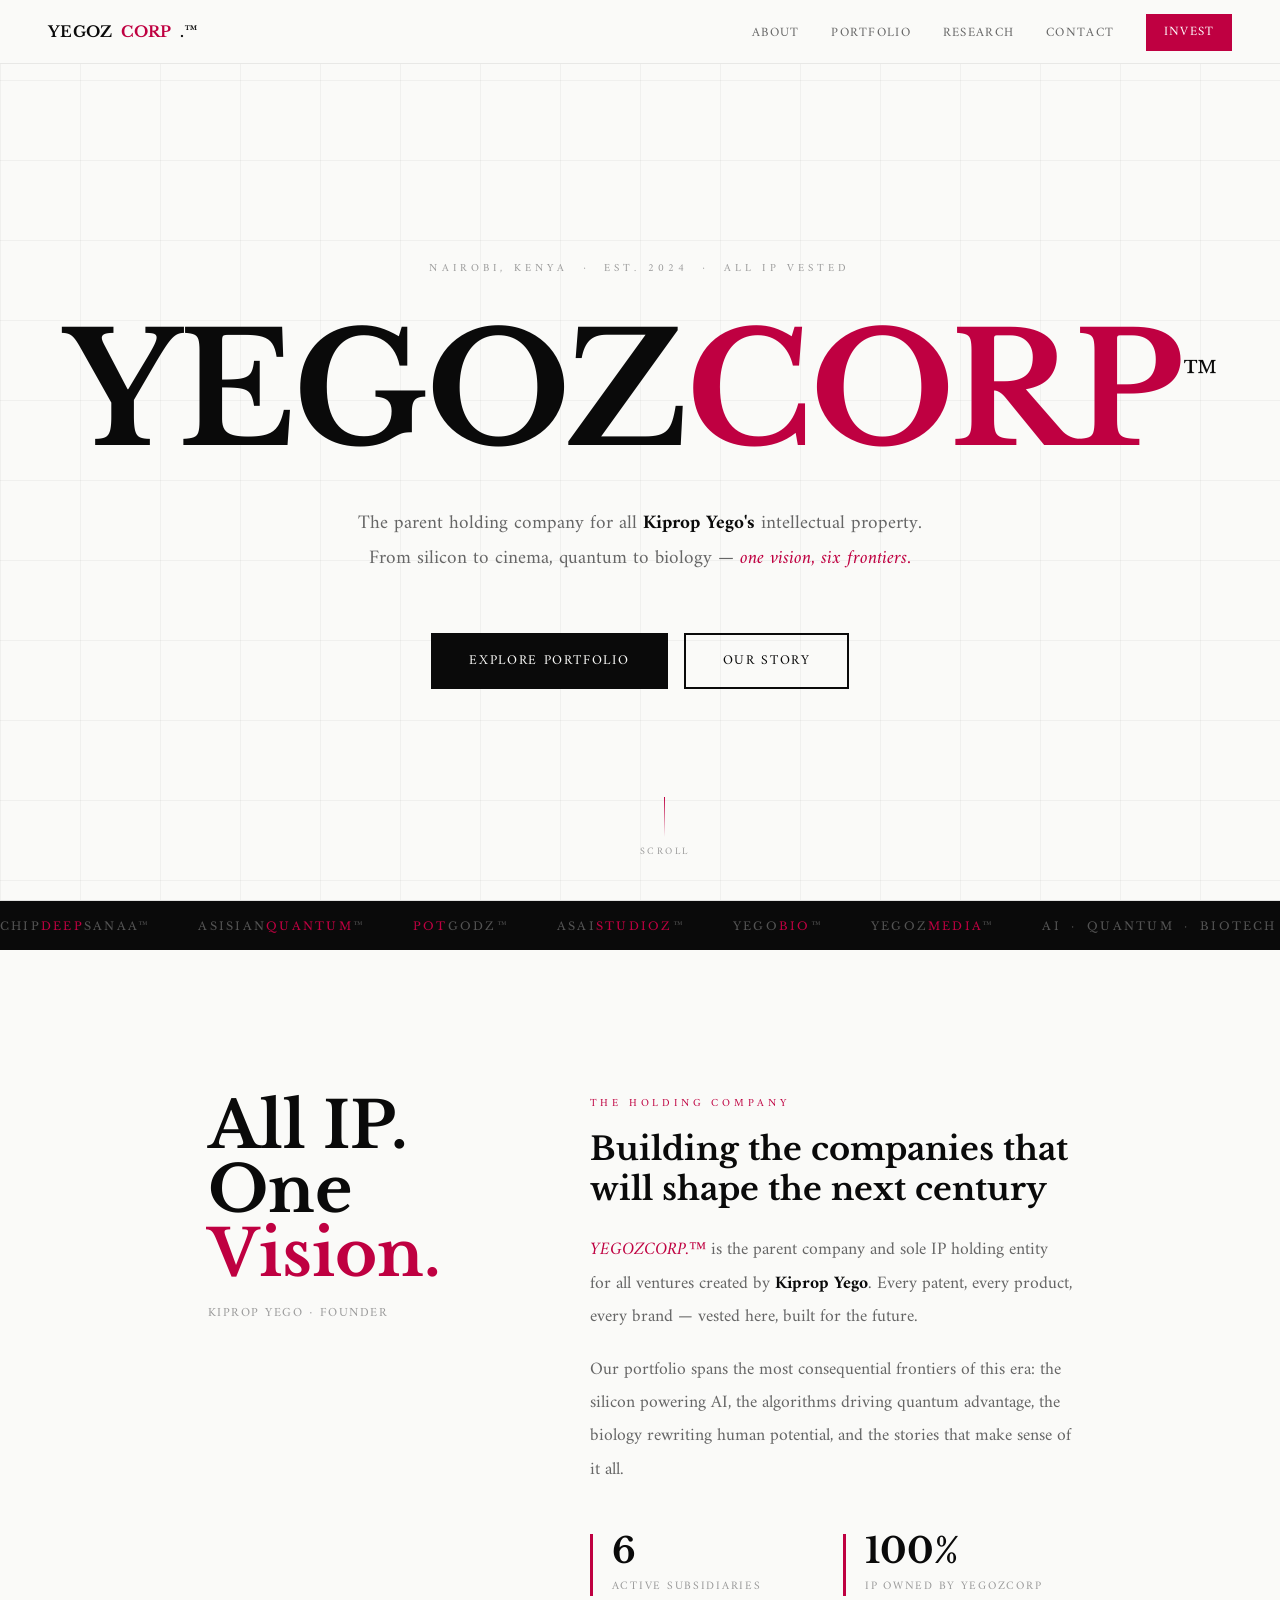
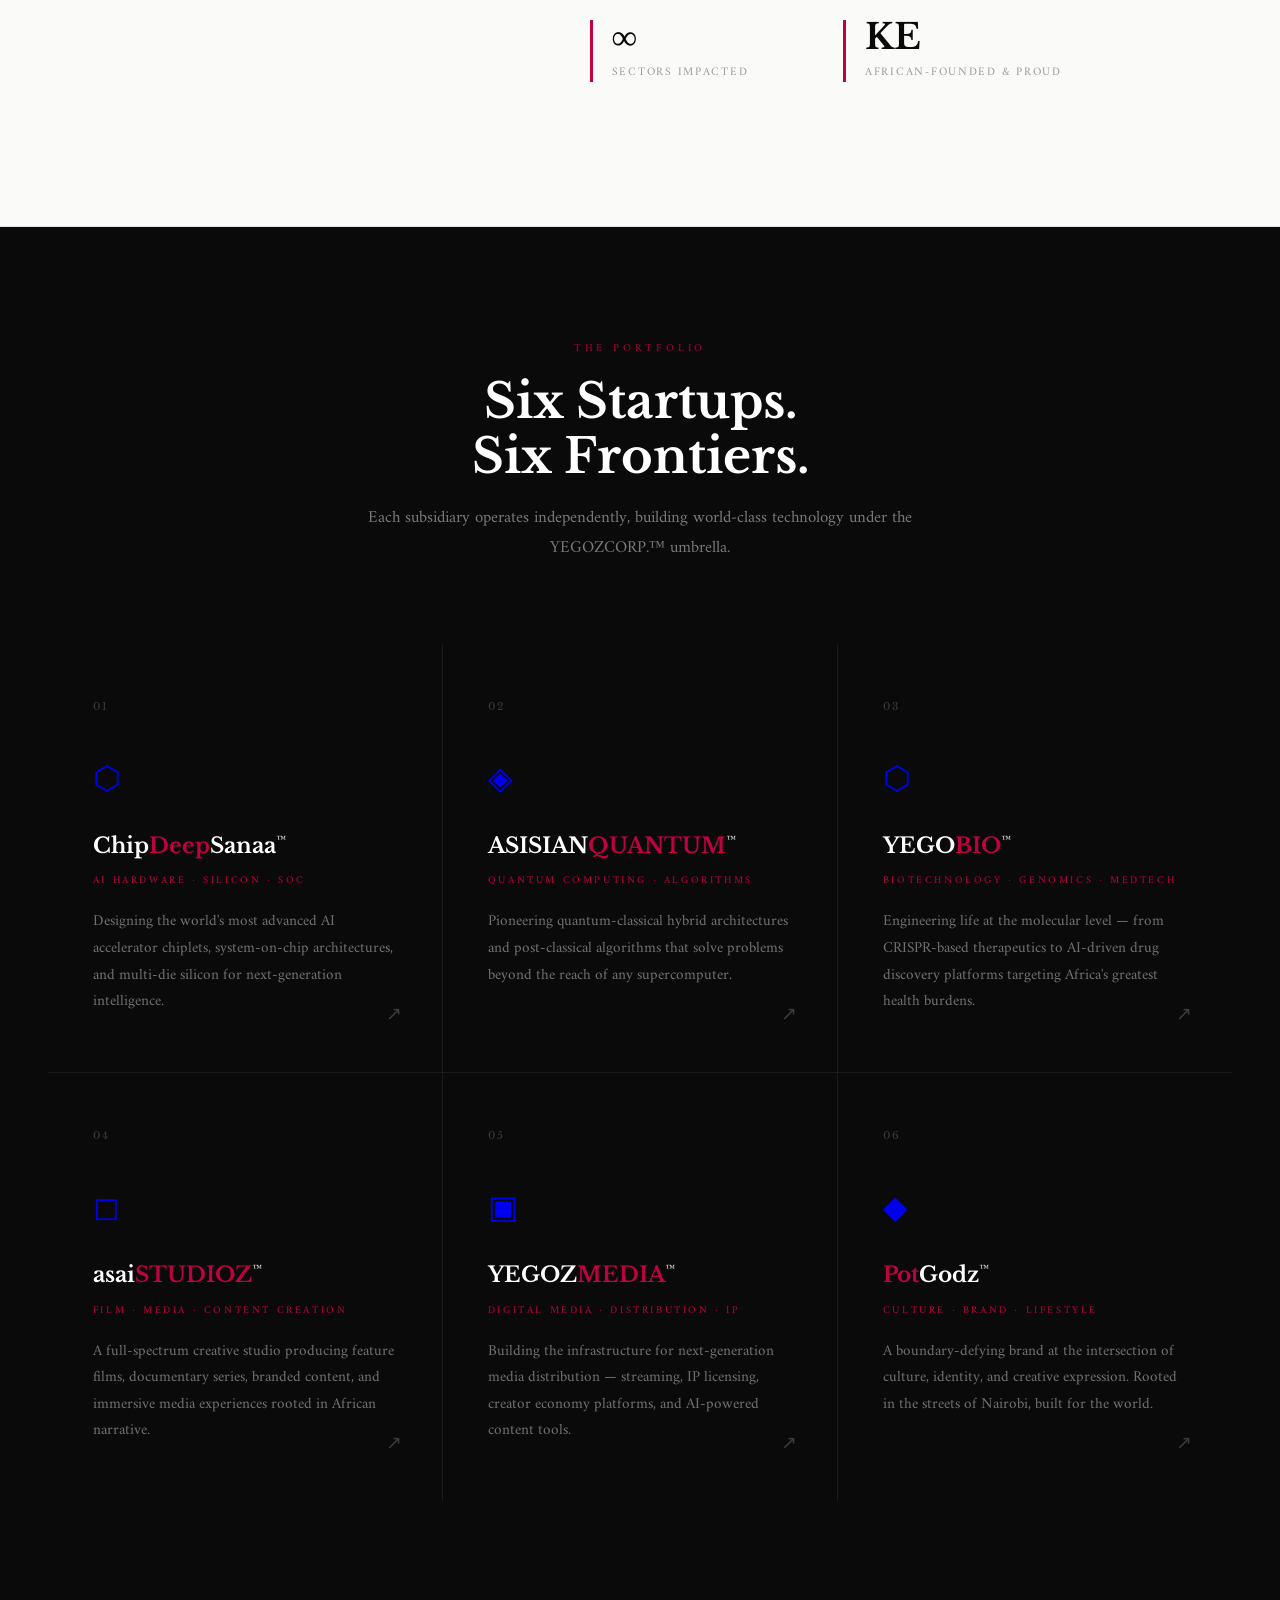
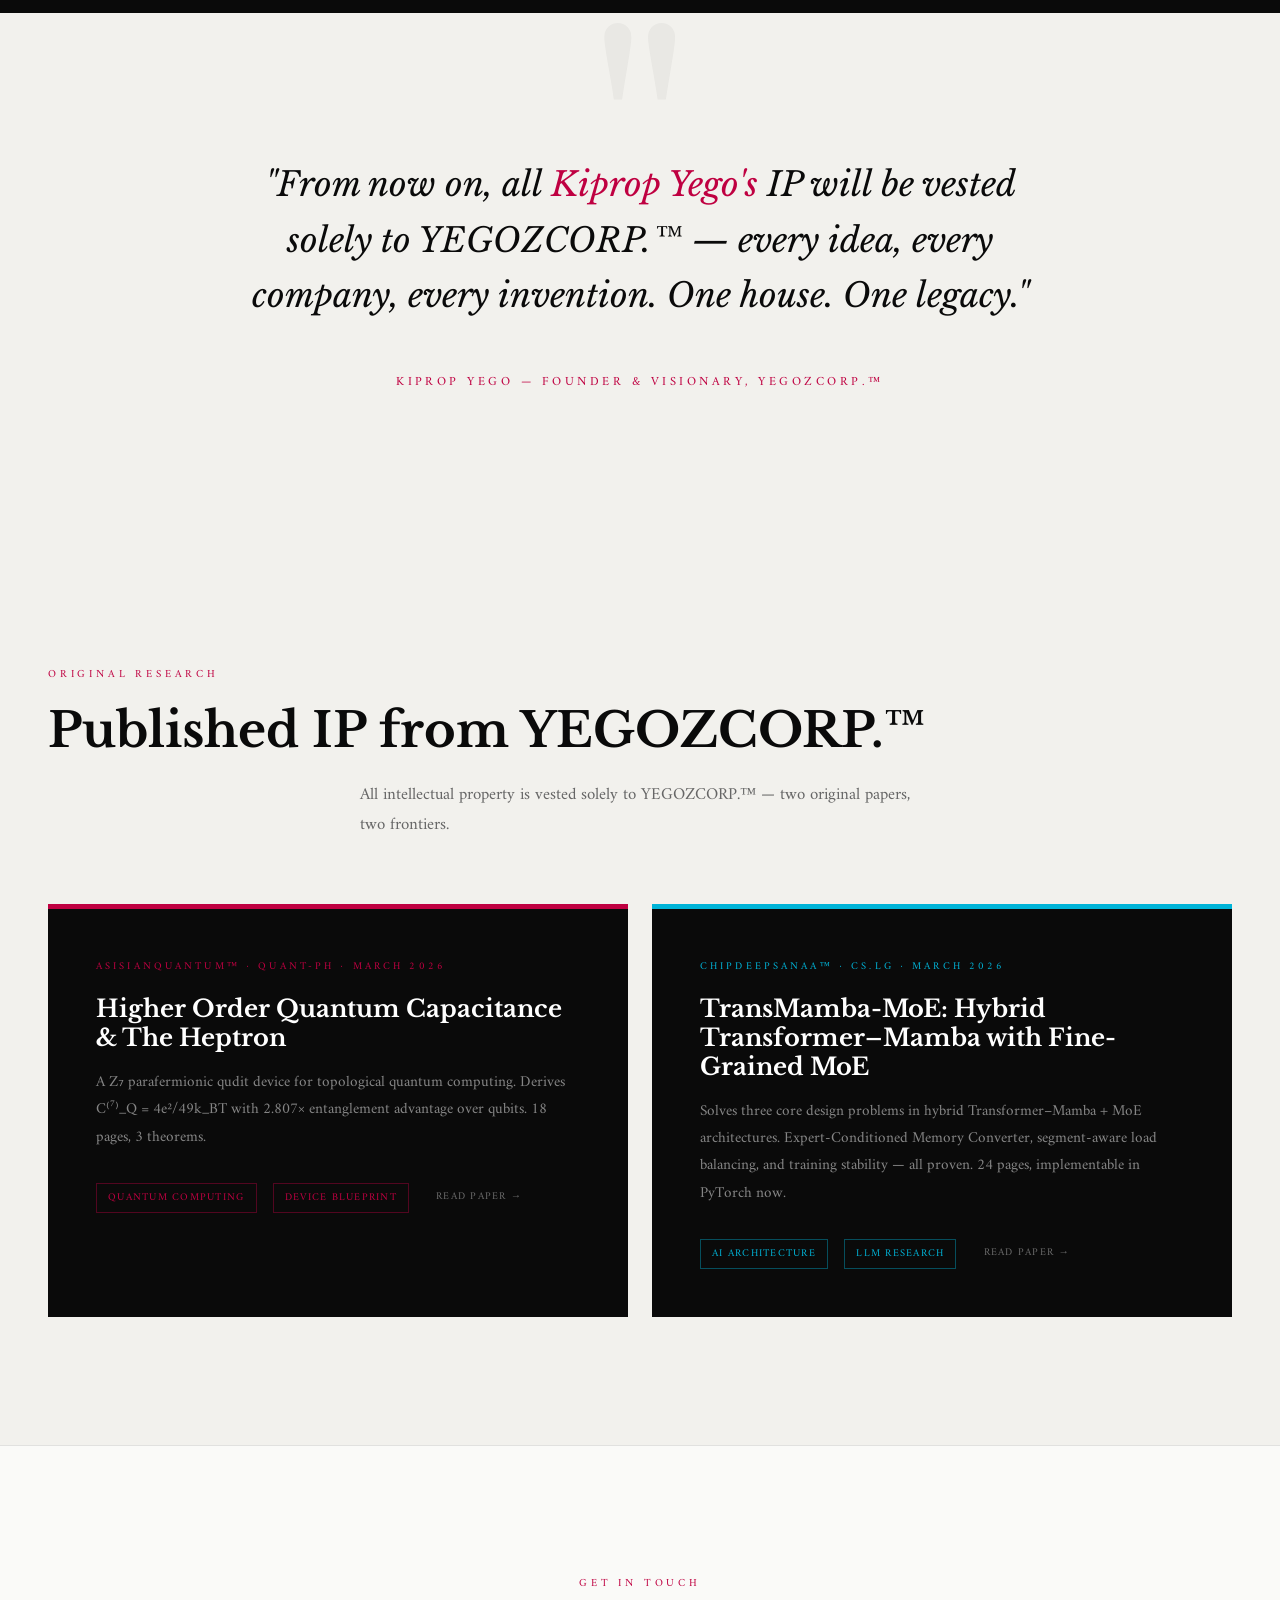
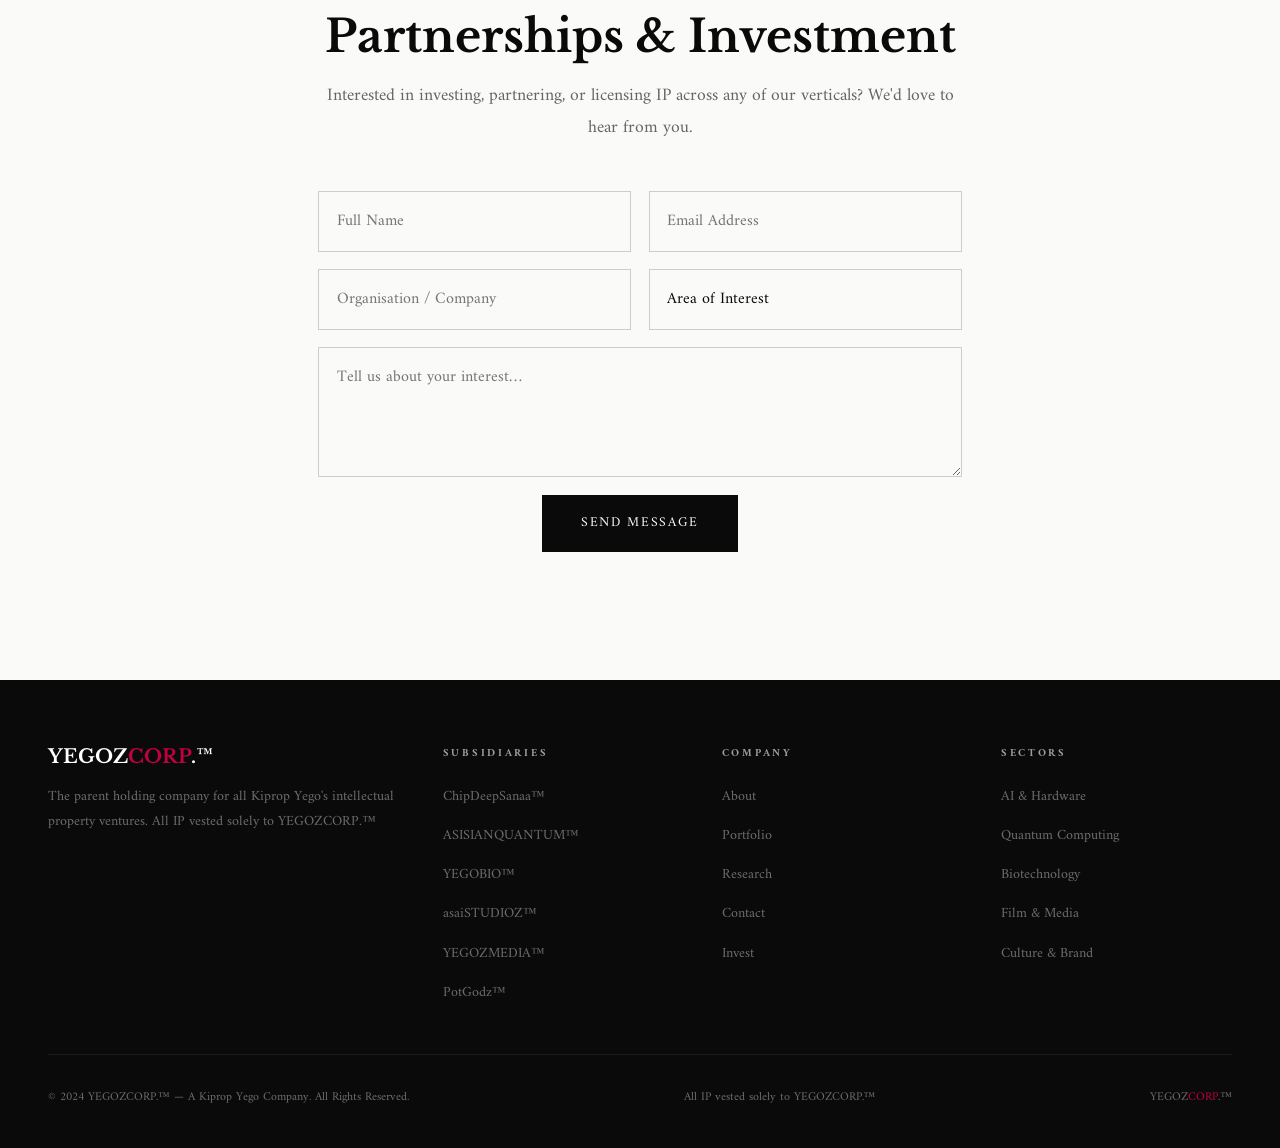
<file: index.html>
<!DOCTYPE html>
<html lang="en">
<head>
<meta charset="UTF-8">
<meta name="viewport" content="width=device-width, initial-scale=1.0">
<title>YEGOZCORP.™ — A Kiprop Yego Company</title>
<meta name="description" content="YEGOZCORP.™ is the parent holding company for all Kiprop Yego's intellectual property ventures — spanning AI hardware, quantum computing, biotechnology, film & media, and creative arts.">
<link rel="stylesheet" href="css/shared.css">
<style>
/* ── HERO ── */
.hero {
  min-height: 100vh; display: flex; flex-direction: column;
  justify-content: center; align-items: center; text-align: center;
  padding: 9rem 2rem 6rem; position: relative; overflow: hidden;
}
.hero-grid {
  position: absolute; inset: 0; pointer-events: none;
  background-image:
    linear-gradient(rgba(0,0,0,0.04) 1px, transparent 1px),
    linear-gradient(90deg, rgba(0,0,0,0.04) 1px, transparent 1px);
  background-size: 80px 80px;
}
.hero-eyebrow {
  font-size: 0.68rem; letter-spacing: 0.38em; text-transform: uppercase;
  color: var(--light-gray); margin-bottom: 2.8rem;
  animation: fadeUp 0.9s ease both; animation-delay: 0.15s;
}
.hero-title {
  font-family: 'Libre Baskerville', Georgia, serif;
  font-size: clamp(4.2rem, 12vw, 11rem);
  font-weight: 700; line-height: 0.9; letter-spacing: -0.015em;
  color: var(--black); position: relative; z-index: 1;
  animation: fadeUp 0.9s ease both; animation-delay: 0.3s;
}
.hero-title .r { color: var(--crimson); }
.hero-title sup { font-size: 0.28em; vertical-align: super; font-weight: 400; }
.hero-desc {
  font-size: clamp(1rem, 2vw, 1.2rem); color: var(--gray);
  max-width: 600px; line-height: 1.85; margin: 2.8rem auto 3.5rem;
  animation: fadeUp 0.9s ease both; animation-delay: 0.5s;
}
.hero-desc strong { color: var(--black); }
.hero-desc .r { color: var(--crimson); font-style: italic; }
.hero-btns {
  display: flex; gap: 1rem; flex-wrap: wrap; justify-content: center;
  animation: fadeUp 0.9s ease both; animation-delay: 0.68s;
}
.hero-scroll {
  position: absolute; bottom: 2.5rem; left: 50%; transform: translateX(-50%);
  display: flex; flex-direction: column; align-items: center; gap: 0.4rem;
  font-size: 0.62rem; letter-spacing: 0.25em; text-transform: uppercase;
  color: var(--light-gray); animation: fadeUp 1s ease both; animation-delay: 1s;
}
.hero-scroll-line {
  width: 1px; height: 40px; background: linear-gradient(to bottom, var(--crimson), transparent);
  animation: scrollPulse 2s ease infinite;
}
@keyframes scrollPulse {
  0%, 100% { opacity: 1; transform: scaleY(1); }
  50%       { opacity: 0.4; transform: scaleY(0.6); }
}

/* ── ABOUT ── */
.about { padding: 9rem 3rem; max-width: 960px; margin: 0 auto; }
.about-inner {
  display: grid; grid-template-columns: 1fr 1.6fr; gap: 5rem; align-items: start;
}
.about-left .big-label {
  font-family: 'Libre Baskerville', Georgia, serif;
  font-size: clamp(3rem, 5vw, 5rem); font-weight: 700;
  line-height: 1; color: var(--black);
}
.about-left .big-label .r { color: var(--crimson); }
.about-left p {
  font-size: 0.78rem; letter-spacing: 0.12em; text-transform: uppercase;
  color: var(--light-gray); margin-top: 1rem;
}
.about-right h2 {
  font-family: 'Libre Baskerville', Georgia, serif;
  font-size: clamp(1.5rem, 2.5vw, 2rem); font-weight: 700;
  line-height: 1.25; color: var(--black); margin-bottom: 1.5rem;
}
.about-right p {
  font-size: 1.1rem; line-height: 1.9; color: var(--gray); margin-bottom: 1.2rem;
}
.about-right p strong { color: var(--black); }
.about-right p .r { color: var(--crimson); font-style: italic; }
.about-stats {
  display: grid; grid-template-columns: 1fr 1fr; gap: 1.5rem; margin-top: 3rem;
}
.stat-box { border-left: 3px solid var(--crimson); padding-left: 1.2rem; }
.stat-box .num {
  font-family: 'Libre Baskerville', Georgia, serif;
  font-size: 2.2rem; font-weight: 700; color: var(--black); line-height: 1;
}
.stat-box .lbl {
  font-size: 0.72rem; letter-spacing: 0.15em; text-transform: uppercase;
  color: var(--light-gray); margin-top: 0.4rem;
}

/* ── SUBSIDIARIES GRID ── */
.subs-section { padding: 7rem 3rem; background: var(--black); }
.subs-header { text-align: center; margin-bottom: 5rem; }
.subs-header .section-label { color: rgba(191,0,65,0.9); }
.subs-header h2 {
  font-family: 'Libre Baskerville', Georgia, serif;
  font-size: clamp(2rem, 4vw, 3rem); font-weight: 700;
  color: var(--white); line-height: 1.15;
}
.subs-header p {
  font-size: 1.05rem; color: rgba(255,255,255,0.45);
  max-width: 560px; margin: 1.2rem auto 0; line-height: 1.8;
}
.subs-grid {
  max-width: 1280px; margin: 0 auto;
  display: grid; grid-template-columns: repeat(3, 1fr); gap: 1px;
  background: rgba(255,255,255,0.07);
}
.sub-tile {
  background: var(--black); padding: 3.5rem 2.8rem;
  position: relative; overflow: hidden; text-decoration: none;
  display: block; transition: background 0.4s;
}
.sub-tile::before {
  content: '';
  position: absolute; top: 0; left: 0;
  width: 100%; height: 3px;
  background: var(--crimson);
  transform: scaleX(0); transform-origin: left;
  transition: transform 0.45s ease;
}
.sub-tile:hover { background: #111; }
.sub-tile:hover::before { transform: scaleX(1); }
.sub-tile-num {
  font-family: 'Libre Baskerville', Georgia, serif;
  font-size: 0.65rem; color: rgba(255,255,255,0.2);
  letter-spacing: 0.2em; margin-bottom: 2.5rem; display: block;
}
.sub-tile-icon { font-size: 2rem; margin-bottom: 1.5rem; display: block; }
.sub-tile-name {
  font-family: 'Libre Baskerville', Georgia, serif;
  font-size: 1.35rem; font-weight: 700; color: var(--white);
  line-height: 1.2; margin-bottom: 0.8rem;
}
.sub-tile-name .r { color: var(--crimson); }
.sub-tile-name sup { font-size: 0.55em; font-weight: 400; }
.sub-tile-sector {
  font-size: 0.65rem; letter-spacing: 0.25em; text-transform: uppercase;
  color: var(--crimson); margin-bottom: 1.2rem; display: block;
}
.sub-tile-desc {
  font-size: 0.95rem; line-height: 1.75; color: rgba(255,255,255,0.42);
}
.sub-tile-arrow {
  position: absolute; bottom: 2.5rem; right: 2.5rem;
  font-size: 1.2rem; color: rgba(255,255,255,0.2);
  transition: all 0.3s; transform: translate(0,0);
}
.sub-tile:hover .sub-tile-arrow {
  color: var(--crimson); transform: translate(4px,-4px);
}

/* ── FOUNDER ── */
.founder {
  padding: 9rem 3rem; text-align: center;
  position: relative; overflow: hidden;
  background: var(--paper-dark);
}
.founder-quote-mark {
  font-family: 'Libre Baskerville', Georgia, serif;
  font-size: 18rem; line-height: 0.7; color: rgba(0,0,0,0.04);
  position: absolute; top: 3rem; left: 50%; transform: translateX(-50%);
  pointer-events: none; user-select: none;
}
.founder blockquote {
  font-family: 'Libre Baskerville', Georgia, serif;
  font-size: clamp(1.3rem, 2.8vw, 2.1rem); font-style: italic;
  line-height: 1.65; max-width: 840px; margin: 0 auto 3rem;
  color: var(--black); position: relative; z-index: 1;
}
.founder blockquote .r { color: var(--crimson); }
.founder-attr {
  font-size: 0.78rem; letter-spacing: 0.28em; text-transform: uppercase;
  color: var(--crimson); position: relative; z-index: 1;
}

/* ── CONTACT ── */
.contact-section {
  padding: 8rem 3rem;
  max-width: 740px; margin: 0 auto; text-align: center;
}
.contact-section h2 {
  font-family: 'Libre Baskerville', Georgia, serif;
  font-size: clamp(2rem, 4vw, 2.8rem); font-weight: 700; margin-bottom: 1rem;
}
.contact-section > p {
  font-size: 1.1rem; color: var(--gray); line-height: 1.8; margin-bottom: 3rem;
}
.contact-form { display: flex; flex-direction: column; gap: 1.1rem; }
.form-row { display: grid; grid-template-columns: 1fr 1fr; gap: 1.1rem; }
.contact-form input,
.contact-form textarea,
.contact-form select {
  width: 100%; padding: 0.95rem 1.1rem;
  background: transparent; border: 1px solid rgba(0,0,0,0.18);
  font-family: 'Amiri', serif; font-size: 1rem; color: var(--black);
  outline: none; transition: border-color 0.3s; appearance: none; border-radius: 0;
}
.contact-form input:focus,
.contact-form textarea:focus,
.contact-form select:focus { border-color: var(--crimson); }
.contact-form textarea { height: 130px; resize: vertical; }
.contact-form button[type="submit"] {
  align-self: center; cursor: pointer;
}

/* ── RESPONSIVE ── */
@media (max-width: 900px) {
  .about-inner { grid-template-columns: 1fr; gap: 3rem; }
  .subs-grid { grid-template-columns: repeat(2, 1fr); }
}
@media (max-width: 600px) {
  .subs-grid { grid-template-columns: 1fr; }
  .form-row { grid-template-columns: 1fr; }
  .about-stats { grid-template-columns: 1fr; }
}
</style>
</head>
<body>

<!-- NAV -->
<nav class="g-nav">
  <a href="index.html" class="g-nav-logo">YEGOZ<span class="r">CORP</span>.™</a>
  <ul class="g-nav-links">
    <li><a href="#about">About</a></li>
    <li><a href="#subsidiaries">Portfolio</a></li>
    <li><a href="#research">Research</a></li>
    <li><a href="#contact">Contact</a></li>
    <li><a href="#contact" class="nav-cta">Invest</a></li>
  </ul>
</nav>

<!-- HERO -->
<section class="hero">
  <div class="hero-grid"></div>
  <p class="hero-eyebrow">Nairobi, Kenya &nbsp;·&nbsp; Est. 2024 &nbsp;·&nbsp; All IP Vested</p>
  <h1 class="hero-title">YEGOZ<span class="r">CORP</span><sup>™</sup></h1>
  <p class="hero-desc">
    The parent holding company for all <strong>Kiprop Yego's</strong> intellectual property.
    From silicon to cinema, quantum to biology —
    <span class="r">one vision, six frontiers.</span>
  </p>
  <div class="hero-btns">
    <a href="#subsidiaries" class="btn btn-dark">Explore Portfolio</a>
    <a href="#about" class="btn btn-ghost">Our Story</a>
  </div>
  <div class="hero-scroll">
    <div class="hero-scroll-line"></div>
    Scroll
  </div>
</section>

<div class="hr"></div>

<!-- TICKER -->
<div class="ticker">
  <div class="ticker-track">
    <span class="ticker-item">Chip<span class="r">Deep</span>Sanaa™</span>
    <span class="ticker-item">ASISIAN<span class="r">QUANTUM</span>™</span>
    <span class="ticker-item"><span class="r">Pot</span>Godz™</span>
    <span class="ticker-item">asai<span class="r">STUDIOZ</span>™</span>
    <span class="ticker-item">YEGO<span class="r">BIO</span>™</span>
    <span class="ticker-item">YEGOZ<span class="r">MEDIA</span>™</span>
    <span class="ticker-item">AI &nbsp;·&nbsp; Quantum &nbsp;·&nbsp; Biotech &nbsp;·&nbsp; Film &nbsp;·&nbsp; Silicon &nbsp;·&nbsp; Culture</span>
    <span class="ticker-item">Chip<span class="r">Deep</span>Sanaa™</span>
    <span class="ticker-item">ASISIAN<span class="r">QUANTUM</span>™</span>
    <span class="ticker-item"><span class="r">Pot</span>Godz™</span>
    <span class="ticker-item">asai<span class="r">STUDIOZ</span>™</span>
    <span class="ticker-item">YEGO<span class="r">BIO</span>™</span>
    <span class="ticker-item">YEGOZ<span class="r">MEDIA</span>™</span>
    <span class="ticker-item">AI &nbsp;·&nbsp; Quantum &nbsp;·&nbsp; Biotech &nbsp;·&nbsp; Film &nbsp;·&nbsp; Silicon &nbsp;·&nbsp; Culture</span>
  </div>
</div>

<!-- ABOUT -->
<section class="about" id="about">
  <div class="about-inner">
    <div class="about-left reveal">
      <div class="big-label">All IP.<br>One<br><span class="r">Vision.</span></div>
      <p>Kiprop Yego · Founder</p>
    </div>
    <div class="about-right">
      <span class="section-label reveal">The Holding Company</span>
      <h2 class="reveal">Building the companies that will shape the next century</h2>
      <p class="reveal reveal-d1">
        <span class="r">YEGOZCORP.™</span> is the parent company and sole IP holding entity for all ventures created by
        <strong>Kiprop Yego</strong>. Every patent, every product, every brand — vested here, built for the future.
      </p>
      <p class="reveal reveal-d2">
        Our portfolio spans the most consequential frontiers of this era: the silicon powering AI,
        the algorithms driving quantum advantage, the biology rewriting human potential,
        and the stories that make sense of it all.
      </p>
      <div class="about-stats">
        <div class="stat-box reveal">
          <div class="num">6</div>
          <div class="lbl">Active Subsidiaries</div>
        </div>
        <div class="stat-box reveal reveal-d1">
          <div class="num">100%</div>
          <div class="lbl">IP Owned by YEGOZCORP</div>
        </div>
        <div class="stat-box reveal reveal-d2">
          <div class="num">∞</div>
          <div class="lbl">Sectors Impacted</div>
        </div>
        <div class="stat-box reveal reveal-d3">
          <div class="num">KE</div>
          <div class="lbl">African-Founded & Proud</div>
        </div>
      </div>
    </div>
  </div>
</section>

<div class="hr"></div>

<!-- SUBSIDIARIES -->
<section class="subs-section" id="subsidiaries">
  <div class="subs-header reveal">
    <span class="section-label">The Portfolio</span>
    <h2>Six Startups.<br>Six Frontiers.</h2>
    <p>Each subsidiary operates independently, building world-class technology under the YEGOZCORP.™ umbrella.</p>
  </div>

  <div class="subs-grid">

    <a href="subsidiaries/chipdeepsanaa/index.html" class="sub-tile reveal">
      <span class="sub-tile-num">01</span>
      <span class="sub-tile-icon">⬡</span>
      <div class="sub-tile-name">Chip<span class="r">Deep</span>Sanaa<sup>™</sup></div>
      <span class="sub-tile-sector">AI Hardware · Silicon · SoC</span>
      <p class="sub-tile-desc">Designing the world's most advanced AI accelerator chiplets, system-on-chip architectures, and multi-die silicon for next-generation intelligence.</p>
      <span class="sub-tile-arrow">↗</span>
    </a>

    <a href="subsidiaries/asisianquantum/index.html" class="sub-tile reveal reveal-d1">
      <span class="sub-tile-num">02</span>
      <span class="sub-tile-icon">◈</span>
      <div class="sub-tile-name">ASISIAN<span class="r">QUANTUM</span><sup>™</sup></div>
      <span class="sub-tile-sector">Quantum Computing · Algorithms</span>
      <p class="sub-tile-desc">Pioneering quantum-classical hybrid architectures and post-classical algorithms that solve problems beyond the reach of any supercomputer.</p>
      <span class="sub-tile-arrow">↗</span>
    </a>

    <a href="subsidiaries/yegobio/index.html" class="sub-tile reveal reveal-d2">
      <span class="sub-tile-num">03</span>
      <span class="sub-tile-icon">⬡</span>
      <div class="sub-tile-name">YEGO<span class="r">BIO</span><sup>™</sup></div>
      <span class="sub-tile-sector">Biotechnology · Genomics · MedTech</span>
      <p class="sub-tile-desc">Engineering life at the molecular level — from CRISPR-based therapeutics to AI-driven drug discovery platforms targeting Africa's greatest health burdens.</p>
      <span class="sub-tile-arrow">↗</span>
    </a>

    <a href="subsidiaries/asaistudioz/index.html" class="sub-tile reveal">
      <span class="sub-tile-num">04</span>
      <span class="sub-tile-icon">◻</span>
      <div class="sub-tile-name">asai<span class="r">STUDIOZ</span><sup>™</sup></div>
      <span class="sub-tile-sector">Film · Media · Content Creation</span>
      <p class="sub-tile-desc">A full-spectrum creative studio producing feature films, documentary series, branded content, and immersive media experiences rooted in African narrative.</p>
      <span class="sub-tile-arrow">↗</span>
    </a>

    <a href="subsidiaries/yegomedia/index.html" class="sub-tile reveal reveal-d1">
      <span class="sub-tile-num">05</span>
      <span class="sub-tile-icon">▣</span>
      <div class="sub-tile-name">YEGOZ<span class="r">MEDIA</span><sup>™</sup></div>
      <span class="sub-tile-sector">Digital Media · Distribution · IP</span>
      <p class="sub-tile-desc">Building the infrastructure for next-generation media distribution — streaming, IP licensing, creator economy platforms, and AI-powered content tools.</p>
      <span class="sub-tile-arrow">↗</span>
    </a>

    <a href="subsidiaries/potgodz/index.html" class="sub-tile reveal reveal-d2">
      <span class="sub-tile-num">06</span>
      <span class="sub-tile-icon">◆</span>
      <div class="sub-tile-name"><span class="r">Pot</span>Godz<sup>™</sup></div>
      <span class="sub-tile-sector">Culture · Brand · Lifestyle</span>
      <p class="sub-tile-desc">A boundary-defying brand at the intersection of culture, identity, and creative expression. Rooted in the streets of Nairobi, built for the world.</p>
      <span class="sub-tile-arrow">↗</span>
    </a>

  </div>
</section>

<!-- FOUNDER QUOTE -->
<section class="founder">
  <div class="founder-quote-mark">"</div>
  <blockquote class="reveal">
    "From now on, all <span class="r">Kiprop Yego's</span> IP will be vested solely to YEGOZCORP.™ —
    every idea, every company, every invention. One house. One legacy."
  </blockquote>
  <p class="founder-attr reveal">Kiprop Yego — Founder &amp; Visionary, YEGOZCORP.™</p>
</section>

<!-- RESEARCH -->
<section style="padding:8rem 3rem;background:var(--paper-dark)" id="research">
  <div style="max-width:1200px;margin:0 auto">
    <div class="section-header reveal">
      <span class="section-label">Original Research</span>
      <h2 style="font-family:'Libre Baskerville',Georgia,serif;font-size:clamp(2rem,4vw,3rem);font-weight:700;color:var(--black)">Published IP from YEGOZCORP.™</h2>
      <p style="font-family:'Amiri',serif;font-size:1.05rem;color:var(--gray);max-width:560px;margin:1.2rem auto 0;line-height:1.8">All intellectual property is vested solely to YEGOZCORP.™ — two original papers, two frontiers.</p>
    </div>

    <div style="display:grid;grid-template-columns:1fr 1fr;gap:1.5rem;margin-top:4rem">

      <a href="subsidiaries/asisianquantum/research.html" style="text-decoration:none;display:block">
        <div style="background:var(--black);padding:3rem;height:100%;transition:transform 0.3s;border-top:5px solid var(--crimson)"
             onmouseover="this.style.transform='translateY(-4px)'" onmouseout="this.style.transform='translateY(0)'">
          <span style="font-size:0.65rem;letter-spacing:0.3em;text-transform:uppercase;color:var(--crimson);display:block;margin-bottom:1.2rem">ASISIANQUANTUM™ · quant-ph · March 2026</span>
          <h3 style="font-family:'Libre Baskerville',Georgia,serif;font-size:1.5rem;font-weight:700;color:#fff;margin-bottom:1rem;line-height:1.2">Higher Order Quantum Capacitance &amp; The Heptron</h3>
          <p style="font-size:0.95rem;color:rgba(255,255,255,0.5);line-height:1.8;margin-bottom:2rem">A Z₇ parafermionic qudit device for topological quantum computing. Derives C⁽⁷⁾_Q = 4e²/49k_BT with 2.807× entanglement advantage over qubits. 18 pages, 3 theorems.</p>
          <div style="display:flex;gap:1rem;flex-wrap:wrap">
            <span style="font-size:0.65rem;letter-spacing:0.12em;text-transform:uppercase;color:var(--crimson);border:1px solid rgba(191,0,65,0.4);padding:0.28rem 0.7rem">Quantum Computing</span>
            <span style="font-size:0.65rem;letter-spacing:0.12em;text-transform:uppercase;color:var(--crimson);border:1px solid rgba(191,0,65,0.4);padding:0.28rem 0.7rem">Device Blueprint</span>
            <span style="font-size:0.65rem;letter-spacing:0.12em;text-transform:uppercase;color:rgba(255,255,255,0.4);padding:0.28rem 0.7rem">Read Paper →</span>
          </div>
        </div>
      </a>

      <a href="subsidiaries/chipdeepsanaa/research-transmamba.html" style="text-decoration:none;display:block">
        <div style="background:var(--black);padding:3rem;height:100%;transition:transform 0.3s;border-top:5px solid #00b4d8"
             onmouseover="this.style.transform='translateY(-4px)'" onmouseout="this.style.transform='translateY(0)'">
          <span style="font-size:0.65rem;letter-spacing:0.3em;text-transform:uppercase;color:#00b4d8;display:block;margin-bottom:1.2rem">CHIPDEEPSANAA™ · cs.LG · March 2026</span>
          <h3 style="font-family:'Libre Baskerville',Georgia,serif;font-size:1.5rem;font-weight:700;color:#fff;margin-bottom:1rem;line-height:1.2">TransMamba-MoE: Hybrid Transformer–Mamba with Fine-Grained MoE</h3>
          <p style="font-size:0.95rem;color:rgba(255,255,255,0.5);line-height:1.8;margin-bottom:2rem">Solves three core design problems in hybrid Transformer–Mamba + MoE architectures. Expert-Conditioned Memory Converter, segment-aware load balancing, and training stability — all proven. 24 pages, implementable in PyTorch now.</p>
          <div style="display:flex;gap:1rem;flex-wrap:wrap">
            <span style="font-size:0.65rem;letter-spacing:0.12em;text-transform:uppercase;color:#00b4d8;border:1px solid rgba(0,180,216,0.4);padding:0.28rem 0.7rem">AI Architecture</span>
            <span style="font-size:0.65rem;letter-spacing:0.12em;text-transform:uppercase;color:#00b4d8;border:1px solid rgba(0,180,216,0.4);padding:0.28rem 0.7rem">LLM Research</span>
            <span style="font-size:0.65rem;letter-spacing:0.12em;text-transform:uppercase;color:rgba(255,255,255,0.4);padding:0.28rem 0.7rem">Read Paper →</span>
          </div>
        </div>
      </a>

    </div>
  </div>
</section>

<div class="hr"></div>

<!-- CONTACT -->
<section class="contact-section" id="contact">
  <span class="section-label reveal">Get In Touch</span>
  <h2 class="reveal">Partnerships &amp; Investment</h2>
  <p class="reveal">Interested in investing, partnering, or licensing IP across any of our verticals? We'd love to hear from you.</p>

  <form class="contact-form reveal">
    <div class="form-row">
      <input type="text" placeholder="Full Name" required>
      <input type="email" placeholder="Email Address" required>
    </div>
    <div class="form-row">
      <input type="text" placeholder="Organisation / Company">
      <select>
        <option value="" disabled selected>Area of Interest</option>
        <option>ChipDeepSanaa™ — AI Silicon</option>
        <option>ASISIANQUANTUM™ — Quantum Computing</option>
        <option>YEGOBIO™ — Biotechnology</option>
        <option>asaiSTUDIOZ™ — Film & Media</option>
        <option>YEGOZMEDIA™ — Digital Media</option>
        <option>PotGodz™ — Culture & Brand</option>
        <option>YEGOZCORP™ — Parent / General</option>
      </select>
    </div>
    <textarea placeholder="Tell us about your interest…"></textarea>
    <button type="submit" class="btn btn-dark">Send Message</button>
  </form>
</section>

<!-- FOOTER -->
<footer class="g-footer">
  <div class="g-footer-top">
    <div class="g-footer-brand">
      <span class="logo">YEGOZ<span class="r">CORP</span>.™</span>
      <p>The parent holding company for all Kiprop Yego's intellectual property ventures. All IP vested solely to YEGOZCORP.™</p>
    </div>
    <div class="g-footer-col">
      <h4>Subsidiaries</h4>
      <ul>
        <li><a href="subsidiaries/chipdeepsanaa/index.html">ChipDeepSanaa™</a></li>
        <li><a href="subsidiaries/asisianquantum/index.html">ASISIANQUANTUM™</a></li>
        <li><a href="subsidiaries/yegobio/index.html">YEGOBIO™</a></li>
        <li><a href="subsidiaries/asaistudioz/index.html">asaiSTUDIOZ™</a></li>
        <li><a href="subsidiaries/yegomedia/index.html">YEGOZMEDIA™</a></li>
        <li><a href="subsidiaries/potgodz/index.html">PotGodz™</a></li>
      </ul>
    </div>
    <div class="g-footer-col">
      <h4>Company</h4>
      <ul>
        <li><a href="#about">About</a></li>
        <li><a href="#subsidiaries">Portfolio</a></li>
        <li><a href="#research">Research</a></li>
        <li><a href="#contact">Contact</a></li>
        <li><a href="#contact">Invest</a></li>
      </ul>
    </div>
    <div class="g-footer-col">
      <h4>Sectors</h4>
      <ul>
        <li><a href="#">AI &amp; Hardware</a></li>
        <li><a href="#">Quantum Computing</a></li>
        <li><a href="#">Biotechnology</a></li>
        <li><a href="#">Film &amp; Media</a></li>
        <li><a href="#">Culture &amp; Brand</a></li>
      </ul>
    </div>
  </div>
  <div class="g-footer-bottom">
    <span>© 2024 YEGOZCORP.™ — A Kiprop Yego Company. All Rights Reserved.</span>
    <span>All IP vested solely to YEGOZCORP.™</span>
    <a href="index.html">YEGOZ<span style="color:var(--crimson)">CORP</span>.™</a>
  </div>
</footer>

<script src="js/main.js"></script>
</body>
</html>
</file>
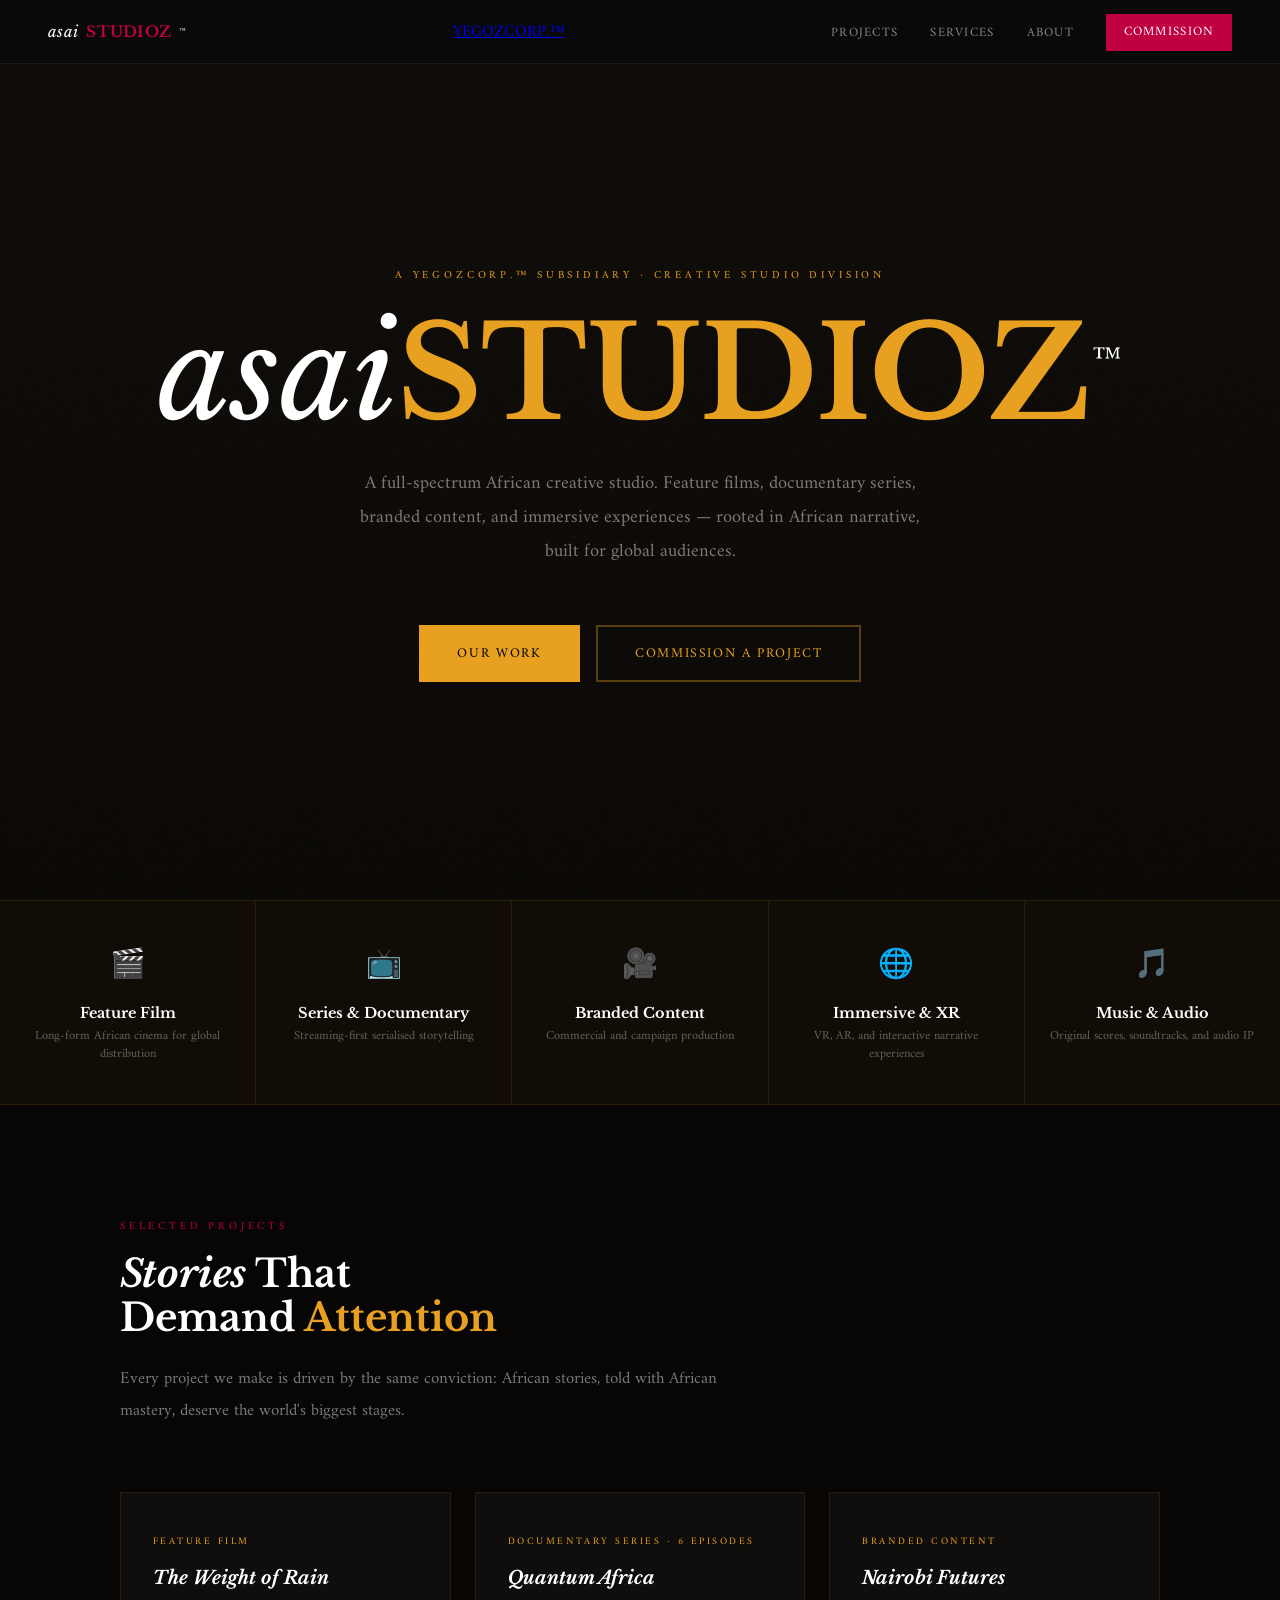
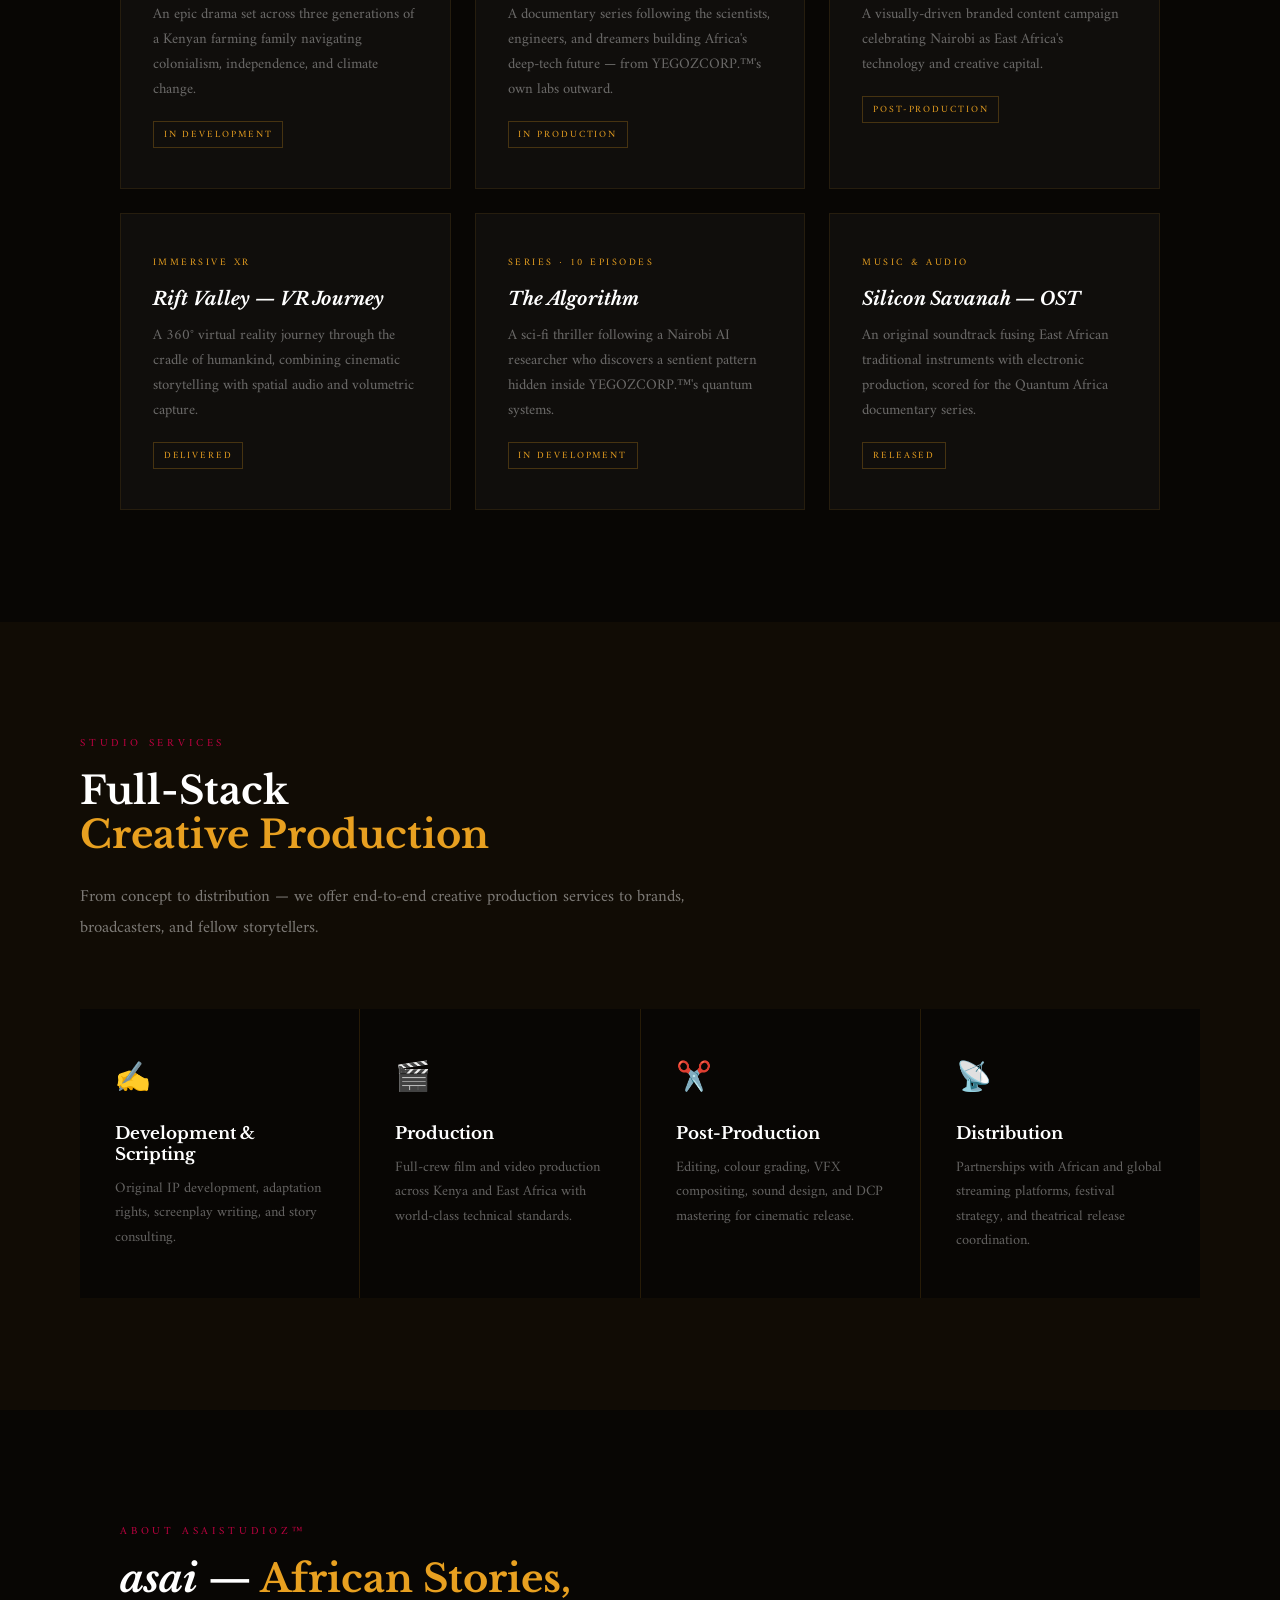
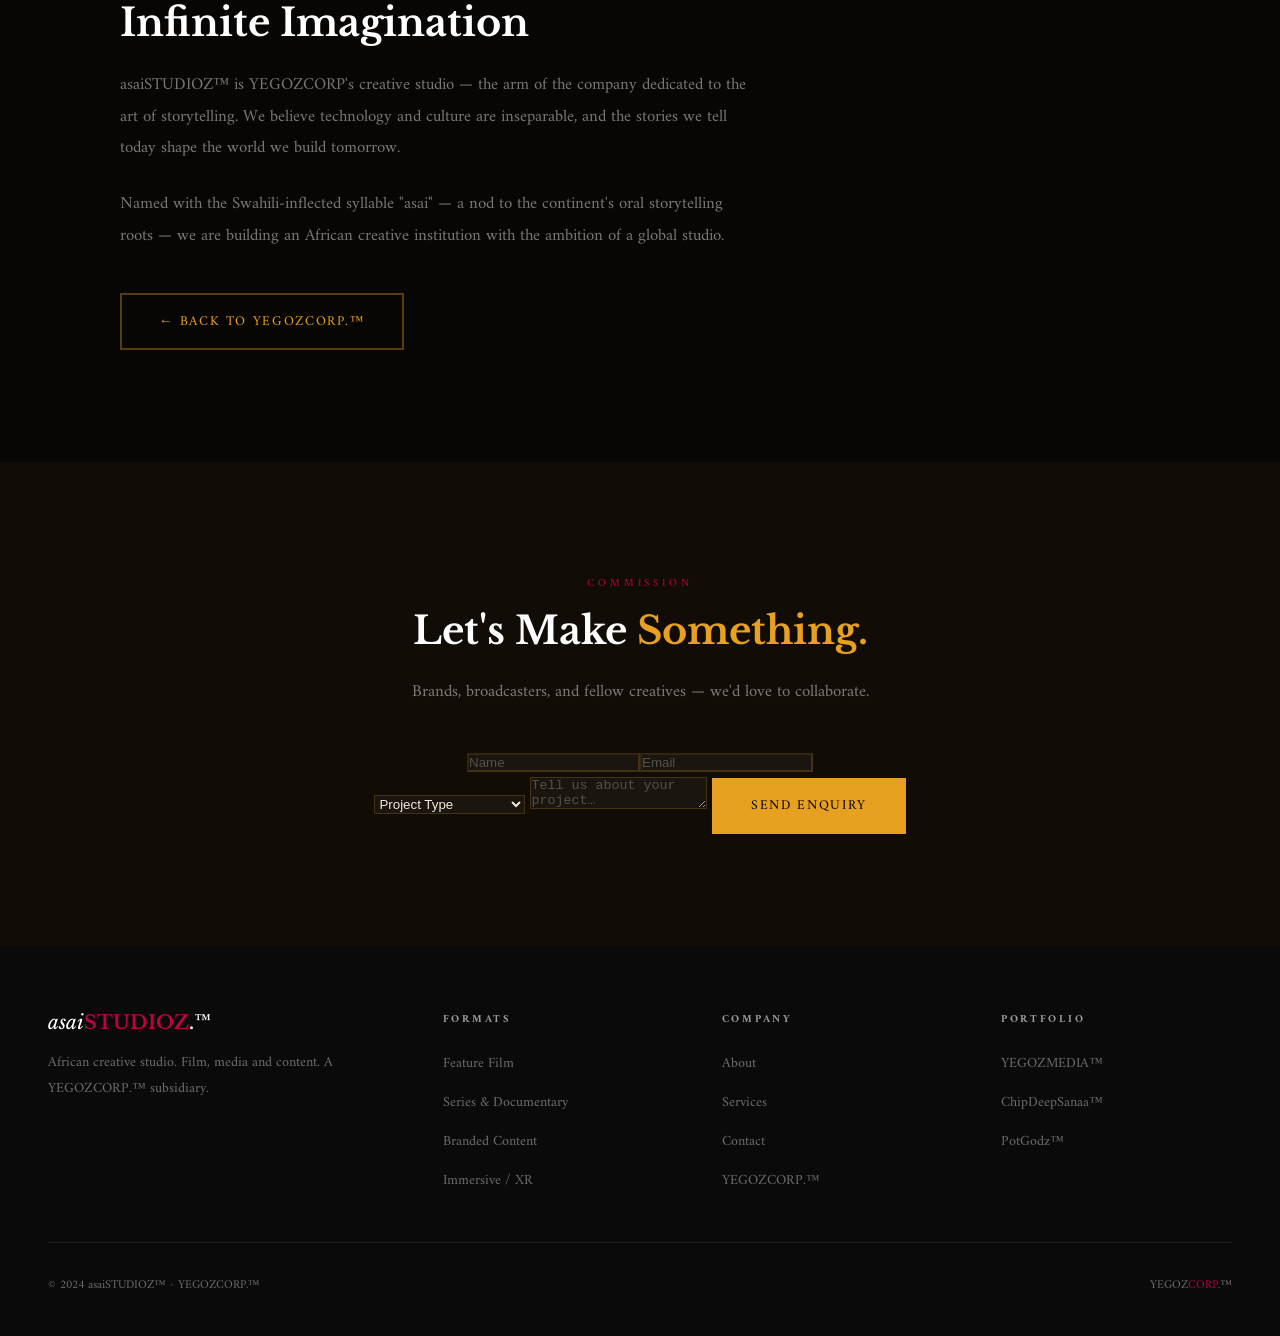
<file: subsidiaries/asaistudioz/index.html>
<!DOCTYPE html>
<html lang="en">
<head>
<meta charset="UTF-8">
<meta name="viewport" content="width=device-width, initial-scale=1.0">
<title>asaiSTUDIOZ™ — Film, Media & Content · A YEGOZCORP Company</title>
<link rel="stylesheet" href="../../css/shared.css">
<style>
:root { --accent: #e8a020; --bg: #080604; }
body { background: var(--bg); color: #f0e8d8; }
.g-nav { background: rgba(8,6,4,0.97); border-bottom-color: rgba(232,160,32,0.12); }
.g-nav-logo { color: #f0e8d8; }
.g-nav-links a { color: rgba(255,255,255,0.45); }

.hero {
  min-height: 100vh; display: flex; flex-direction: column;
  justify-content: center; align-items: center; text-align: center;
  padding: 9rem 3rem 6rem; position: relative; overflow: hidden;
  background: linear-gradient(180deg, #0d0a06 0%, #080604 100%);
}
.hero-film-grain {
  position: absolute; inset: 0; pointer-events: none; opacity: 0.04;
  background-image: url("data:image/svg+xml,%3Csvg viewBox='0 0 256 256' xmlns='http://www.w3.org/2000/svg'%3E%3Cfilter id='noise'%3E%3CfeTurbulence type='fractalNoise' baseFrequency='0.9' numOctaves='4' stitchTiles='stitch'/%3E%3C/filter%3E%3Crect width='100%25' height='100%25' filter='url(%23noise)' opacity='1'/%3E%3C/svg%3E");
  background-size: 200px 200px;
}
.hero-tagline { font-size:0.68rem;letter-spacing:0.35em;text-transform:uppercase;color:var(--accent);margin-bottom:2rem;position:relative;z-index:1;animation:fadeUp 0.9s ease both;animation-delay:0.1s; }
.hero-title { font-family:'Libre Baskerville',Georgia,serif;font-size:clamp(3rem,10vw,9rem);font-weight:700;line-height:0.9;color:#fff;position:relative;z-index:1;animation:fadeUp 0.9s ease both;animation-delay:0.28s; }
.hero-title .lo { font-style:italic;font-weight:400; }
.hero-title .g { color:var(--accent); }
.hero-title sup { font-size:0.28em;font-weight:400; }
.hero-sub { font-size:1.15rem;color:rgba(255,255,255,0.45);max-width:560px;line-height:1.85;margin:2.2rem auto 3.5rem;position:relative;z-index:1;animation:fadeUp 0.9s ease both;animation-delay:0.44s; }
.hero-btns { display:flex;gap:1rem;flex-wrap:wrap;justify-content:center;position:relative;z-index:1;animation:fadeUp 0.9s ease both;animation-delay:0.6s; }
.btn-gold { background:var(--accent);color:#000;padding:0.9rem 2.3rem;border:2px solid var(--accent);font-family:'Amiri',serif;font-size:0.85rem;letter-spacing:0.12em;text-transform:uppercase;text-decoration:none;transition:all 0.3s;display:inline-block; }
.btn-gold:hover { background:transparent;color:var(--accent); }
.btn-gold-ghost { background:transparent;color:var(--accent);padding:0.9rem 2.3rem;border:2px solid rgba(232,160,32,0.35);font-family:'Amiri',serif;font-size:0.85rem;letter-spacing:0.12em;text-transform:uppercase;text-decoration:none;transition:all 0.3s;display:inline-block; }
.btn-gold-ghost:hover { background:var(--accent);color:#000; }

.format-strip { display:flex;border-top:1px solid rgba(232,160,32,0.12);border-bottom:1px solid rgba(232,160,32,0.12);background:rgba(232,160,32,0.04); }
.fmt-item { flex:1;padding:2.5rem 1.5rem;text-align:center;border-right:1px solid rgba(232,160,32,0.1); }
.fmt-item:last-child { border-right:none; }
.fmt-icon { font-size:1.8rem;display:block;margin-bottom:0.8rem; }
.fmt-name { font-family:'Libre Baskerville',Georgia,serif;font-size:0.9rem;font-weight:700;color:#fff;margin-bottom:0.3rem; }
.fmt-desc { font-size:0.78rem;color:rgba(255,255,255,0.35);line-height:1.5; }

section { padding:7rem 5rem;max-width:1200px;margin:0 auto; }
.section-title { font-family:'Libre Baskerville',Georgia,serif;font-size:clamp(1.8rem,3vw,2.8rem);font-weight:700;color:#fff;line-height:1.15;margin-bottom:1.5rem; }
.section-title .g { color:var(--accent); }
.section-title em { font-style:italic; }
.body-text { font-size:1.05rem;line-height:1.9;color:rgba(255,255,255,0.45);max-width:640px; }

.projects-grid { display:grid;grid-template-columns:repeat(3,1fr);gap:1.5rem;margin-top:4rem; }
.proj-card { background:rgba(255,255,255,0.03);border:1px solid rgba(232,160,32,0.1);padding:2.5rem 2rem;transition:border-color 0.3s; }
.proj-card:hover { border-color:rgba(232,160,32,0.4); }
.proj-type { font-size:0.62rem;letter-spacing:0.25em;text-transform:uppercase;color:var(--accent);margin-bottom:1rem;display:block; }
.proj-title { font-family:'Libre Baskerville',Georgia,serif;font-size:1.15rem;font-style:italic;font-weight:700;color:#fff;margin-bottom:0.8rem; }
.proj-desc { font-size:0.92rem;line-height:1.7;color:rgba(255,255,255,0.38); }
.proj-status { display:inline-block;margin-top:1.2rem;font-size:0.6rem;letter-spacing:0.2em;text-transform:uppercase;color:var(--accent);border:1px solid rgba(232,160,32,0.25);padding:0.25rem 0.6rem; }

.services-grid { display:grid;grid-template-columns:repeat(auto-fit,minmax(250px,1fr));gap:1px;background:rgba(232,160,32,0.1);margin-top:4rem; }
.srv-card { background:var(--bg);padding:2.8rem 2.2rem;transition:background 0.3s; }
.srv-card:hover { background:rgba(232,160,32,0.05); }
.srv-icon { font-size:1.8rem;margin-bottom:1.2rem;display:block; }
.srv-name { font-family:'Libre Baskerville',Georgia,serif;font-size:1.05rem;font-weight:700;color:#fff;margin-bottom:0.7rem; }
.srv-desc { font-size:0.9rem;line-height:1.7;color:rgba(255,255,255,0.37); }

.contact-form input,.contact-form textarea,.contact-form select { background:rgba(255,255,255,0.04);border-color:rgba(232,160,32,0.2);color:#f0e8d8; }
.contact-form input::placeholder,.contact-form textarea::placeholder { color:rgba(255,255,255,0.25); }
.contact-form input:focus,.contact-form textarea:focus,.contact-form select:focus { border-color:var(--accent); }
.contact-form select option { background:var(--bg); }

@media(max-width:900px) { .hero{padding:8rem 2rem 5rem;} section{padding:5rem 2rem;} .projects-grid{grid-template-columns:1fr;} .format-strip{flex-wrap:wrap;} .fmt-item{min-width:50%;} }
</style>
</head>
<body>
<nav class="g-nav dark-nav">
  <a href="index.html" class="g-nav-logo">
    <span style="font-style:italic;font-weight:400">asai</span><span class="r">STUDIOZ</span><sup style="font-size:0.5em">™</sup>
    <a href="../../index.html" class="parent-link">YEGOZCORP.™</a>
  </a>
  <ul class="g-nav-links">
    <li><a href="#projects">Projects</a></li>
    <li><a href="#services">Services</a></li>
    <li><a href="#about">About</a></li>
    <li><a href="#contact" class="nav-cta">Commission</a></li>
  </ul>
</nav>

<section class="hero" style="max-width:100%;padding:9rem 3rem 6rem">
  <div class="hero-film-grain"></div>
  <p class="hero-tagline">A YEGOZCORP.™ Subsidiary · Creative Studio Division</p>
  <h1 class="hero-title"><span class="lo">asai</span><span class="g">STUDIOZ</span><sup>™</sup></h1>
  <p class="hero-sub">A full-spectrum African creative studio. Feature films, documentary series, branded content, and immersive experiences — rooted in African narrative, built for global audiences.</p>
  <div class="hero-btns">
    <a href="#projects" class="btn-gold">Our Work</a>
    <a href="#contact" class="btn-gold-ghost">Commission a Project</a>
  </div>
</section>

<div class="format-strip">
  <div class="fmt-item reveal"><span class="fmt-icon">🎬</span><div class="fmt-name">Feature Film</div><div class="fmt-desc">Long-form African cinema for global distribution</div></div>
  <div class="fmt-item reveal reveal-d1"><span class="fmt-icon">📺</span><div class="fmt-name">Series & Documentary</div><div class="fmt-desc">Streaming-first serialised storytelling</div></div>
  <div class="fmt-item reveal reveal-d2"><span class="fmt-icon">🎥</span><div class="fmt-name">Branded Content</div><div class="fmt-desc">Commercial and campaign production</div></div>
  <div class="fmt-item reveal reveal-d3"><span class="fmt-icon">🌐</span><div class="fmt-name">Immersive & XR</div><div class="fmt-desc">VR, AR, and interactive narrative experiences</div></div>
  <div class="fmt-item reveal"><span class="fmt-icon">🎵</span><div class="fmt-name">Music & Audio</div><div class="fmt-desc">Original scores, soundtracks, and audio IP</div></div>
</div>

<section id="projects">
  <span class="section-label reveal">Selected Projects</span>
  <h2 class="section-title reveal"><em>Stories</em> That<br>Demand <span class="g">Attention</span></h2>
  <p class="body-text reveal">Every project we make is driven by the same conviction: African stories, told with African mastery, deserve the world's biggest stages.</p>
  <div class="projects-grid">
    <div class="proj-card reveal"><span class="proj-type">Feature Film</span><div class="proj-title">The Weight of Rain</div><p class="proj-desc">An epic drama set across three generations of a Kenyan farming family navigating colonialism, independence, and climate change.</p><span class="proj-status">In Development</span></div>
    <div class="proj-card reveal reveal-d1"><span class="proj-type">Documentary Series · 6 Episodes</span><div class="proj-title">Quantum Africa</div><p class="proj-desc">A documentary series following the scientists, engineers, and dreamers building Africa's deep-tech future — from YEGOZCORP.™'s own labs outward.</p><span class="proj-status">In Production</span></div>
    <div class="proj-card reveal reveal-d2"><span class="proj-type">Branded Content</span><div class="proj-title">Nairobi Futures</div><p class="proj-desc">A visually-driven branded content campaign celebrating Nairobi as East Africa's technology and creative capital.</p><span class="proj-status">Post-Production</span></div>
    <div class="proj-card reveal"><span class="proj-type">Immersive XR</span><div class="proj-title">Rift Valley — VR Journey</div><p class="proj-desc">A 360° virtual reality journey through the cradle of humankind, combining cinematic storytelling with spatial audio and volumetric capture.</p><span class="proj-status">Delivered</span></div>
    <div class="proj-card reveal reveal-d1"><span class="proj-type">Series · 10 Episodes</span><div class="proj-title">The Algorithm</div><p class="proj-desc">A sci-fi thriller following a Nairobi AI researcher who discovers a sentient pattern hidden inside YEGOZCORP.™'s quantum systems.</p><span class="proj-status">In Development</span></div>
    <div class="proj-card reveal reveal-d2"><span class="proj-type">Music & Audio</span><div class="proj-title">Silicon Savanah — OST</div><p class="proj-desc">An original soundtrack fusing East African traditional instruments with electronic production, scored for the Quantum Africa documentary series.</p><span class="proj-status">Released</span></div>
  </div>
</section>

<section id="services" style="background:rgba(232,160,32,0.04);max-width:100%;padding:7rem 5rem">
  <div style="max-width:1200px;margin:0 auto">
    <span class="section-label reveal">Studio Services</span>
    <h2 class="section-title reveal">Full-Stack<br><span class="g">Creative Production</span></h2>
    <p class="body-text reveal">From concept to distribution — we offer end-to-end creative production services to brands, broadcasters, and fellow storytellers.</p>
    <div class="services-grid">
      <div class="srv-card reveal"><span class="srv-icon">✍️</span><div class="srv-name">Development & Scripting</div><p class="srv-desc">Original IP development, adaptation rights, screenplay writing, and story consulting.</p></div>
      <div class="srv-card reveal reveal-d1"><span class="srv-icon">🎬</span><div class="srv-name">Production</div><p class="srv-desc">Full-crew film and video production across Kenya and East Africa with world-class technical standards.</p></div>
      <div class="srv-card reveal reveal-d2"><span class="srv-icon">✂️</span><div class="srv-name">Post-Production</div><p class="srv-desc">Editing, colour grading, VFX compositing, sound design, and DCP mastering for cinematic release.</p></div>
      <div class="srv-card reveal reveal-d3"><span class="srv-icon">📡</span><div class="srv-name">Distribution</div><p class="srv-desc">Partnerships with African and global streaming platforms, festival strategy, and theatrical release coordination.</p></div>
    </div>
  </div>
</section>

<section id="about">
  <span class="section-label reveal">About asaiSTUDIOZ™</span>
  <h2 class="section-title reveal"><em>asai</em> — <span class="g">African Stories,</span><br>Infinite Imagination</h2>
  <p class="body-text reveal" style="margin-bottom:1.5rem">asaiSTUDIOZ™ is YEGOZCORP's creative studio — the arm of the company dedicated to the art of storytelling. We believe technology and culture are inseparable, and the stories we tell today shape the world we build tomorrow.</p>
  <p class="body-text reveal">Named with the Swahili-inflected syllable "asai" — a nod to the continent's oral storytelling roots — we are building an African creative institution with the ambition of a global studio.</p>
  <div style="margin-top:2.5rem" class="reveal"><a href="../../index.html" class="btn-gold-ghost">← Back to YEGOZCORP.™</a></div>
</section>

<section id="contact" style="background:rgba(232,160,32,0.04);max-width:100%;padding:7rem 3rem">
  <div style="max-width:660px;margin:0 auto;text-align:center">
    <span class="section-label reveal">Commission</span>
    <h2 class="section-title reveal" style="text-align:center">Let's Make <span class="g">Something.</span></h2>
    <p class="body-text reveal" style="text-align:center;margin:0 auto 2.5rem">Brands, broadcasters, and fellow creatives — we'd love to collaborate.</p>
    <form class="contact-form reveal">
      <div class="form-row"><input type="text" placeholder="Name" required><input type="email" placeholder="Email" required></div>
      <select><option value="" disabled selected>Project Type</option><option>Feature Film</option><option>Documentary / Series</option><option>Branded Content</option><option>Immersive / XR</option><option>Music & Audio</option><option>General Enquiry</option></select>
      <textarea placeholder="Tell us about your project…"></textarea>
      <button type="submit" class="btn-gold">Send Enquiry</button>
    </form>
  </div>
</section>

<footer class="g-footer">
  <div class="g-footer-top">
    <div class="g-footer-brand"><span class="logo"><span style="font-style:italic;font-weight:400">asai</span><span class="r">STUDIOZ</span>.™</span><p>African creative studio. Film, media and content. A YEGOZCORP.™ subsidiary.</p></div>
    <div class="g-footer-col"><h4>Formats</h4><ul><li><a href="#">Feature Film</a></li><li><a href="#">Series & Documentary</a></li><li><a href="#">Branded Content</a></li><li><a href="#">Immersive / XR</a></li></ul></div>
    <div class="g-footer-col"><h4>Company</h4><ul><li><a href="#about">About</a></li><li><a href="#services">Services</a></li><li><a href="#contact">Contact</a></li><li><a href="../../index.html">YEGOZCORP.™</a></li></ul></div>
    <div class="g-footer-col"><h4>Portfolio</h4><ul><li><a href="../yegomedia/index.html">YEGOZMEDIA™</a></li><li><a href="../chipdeepsanaa/index.html">ChipDeepSanaa™</a></li><li><a href="../potgodz/index.html">PotGodz™</a></li></ul></div>
  </div>
  <div class="g-footer-bottom"><span>© 2024 asaiSTUDIOZ™ · YEGOZCORP.™</span><a href="../../index.html">YEGOZ<span style="color:var(--crimson)">CORP</span>.™</a></div>
</footer>
<script src="../../js/main.js"></script>
</body>
</html>
</file>
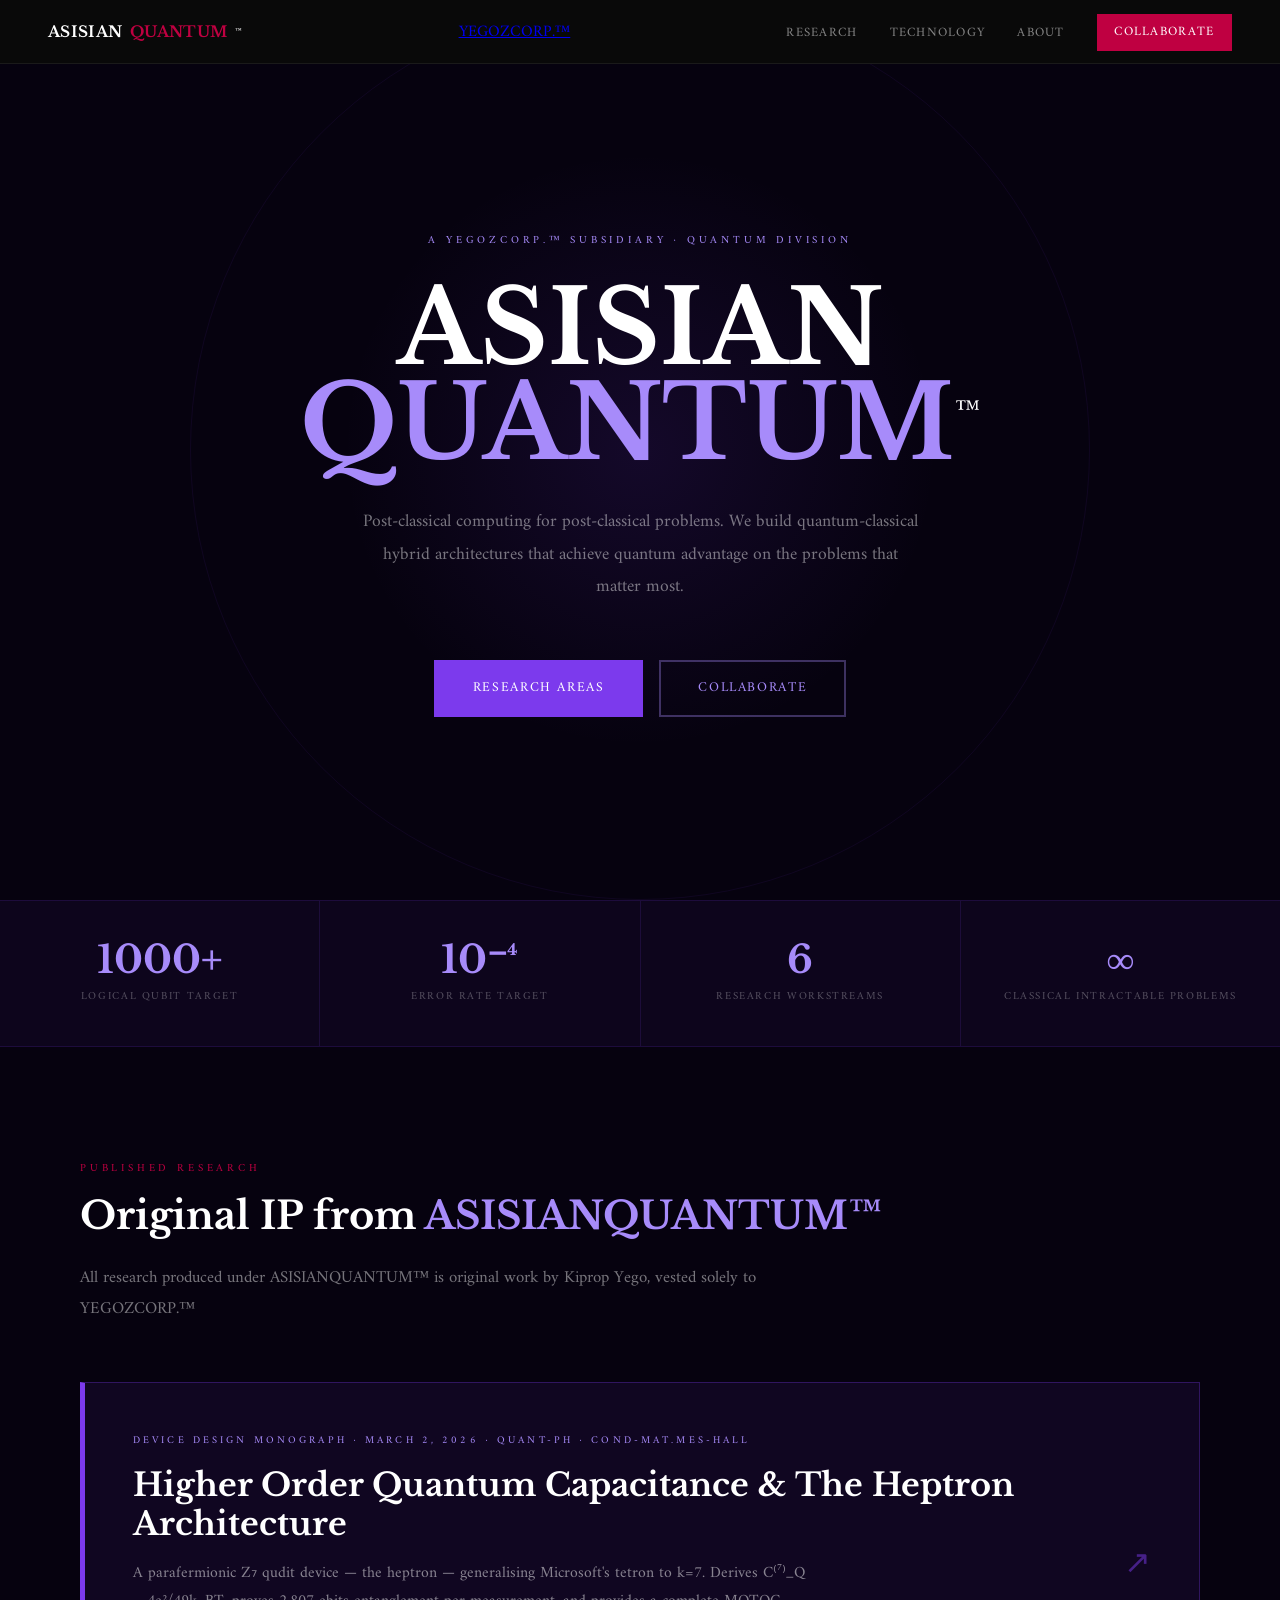
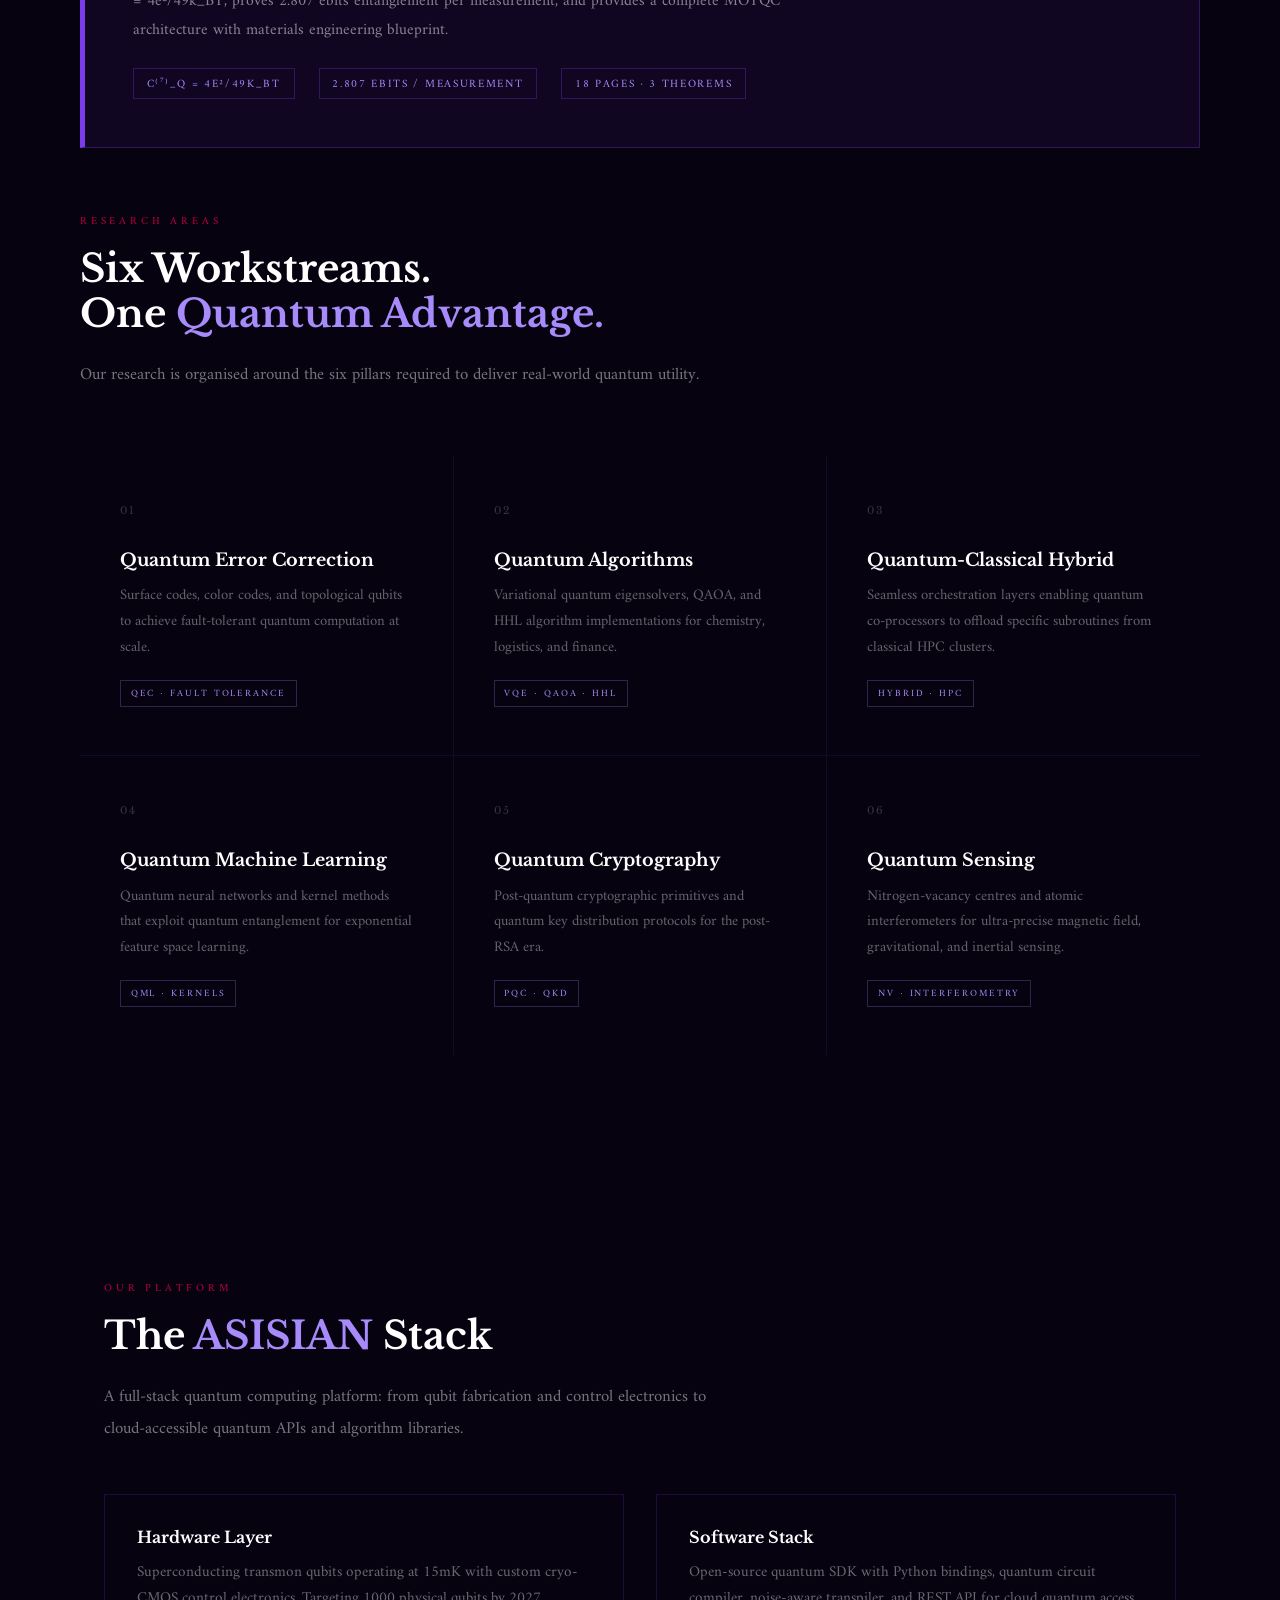
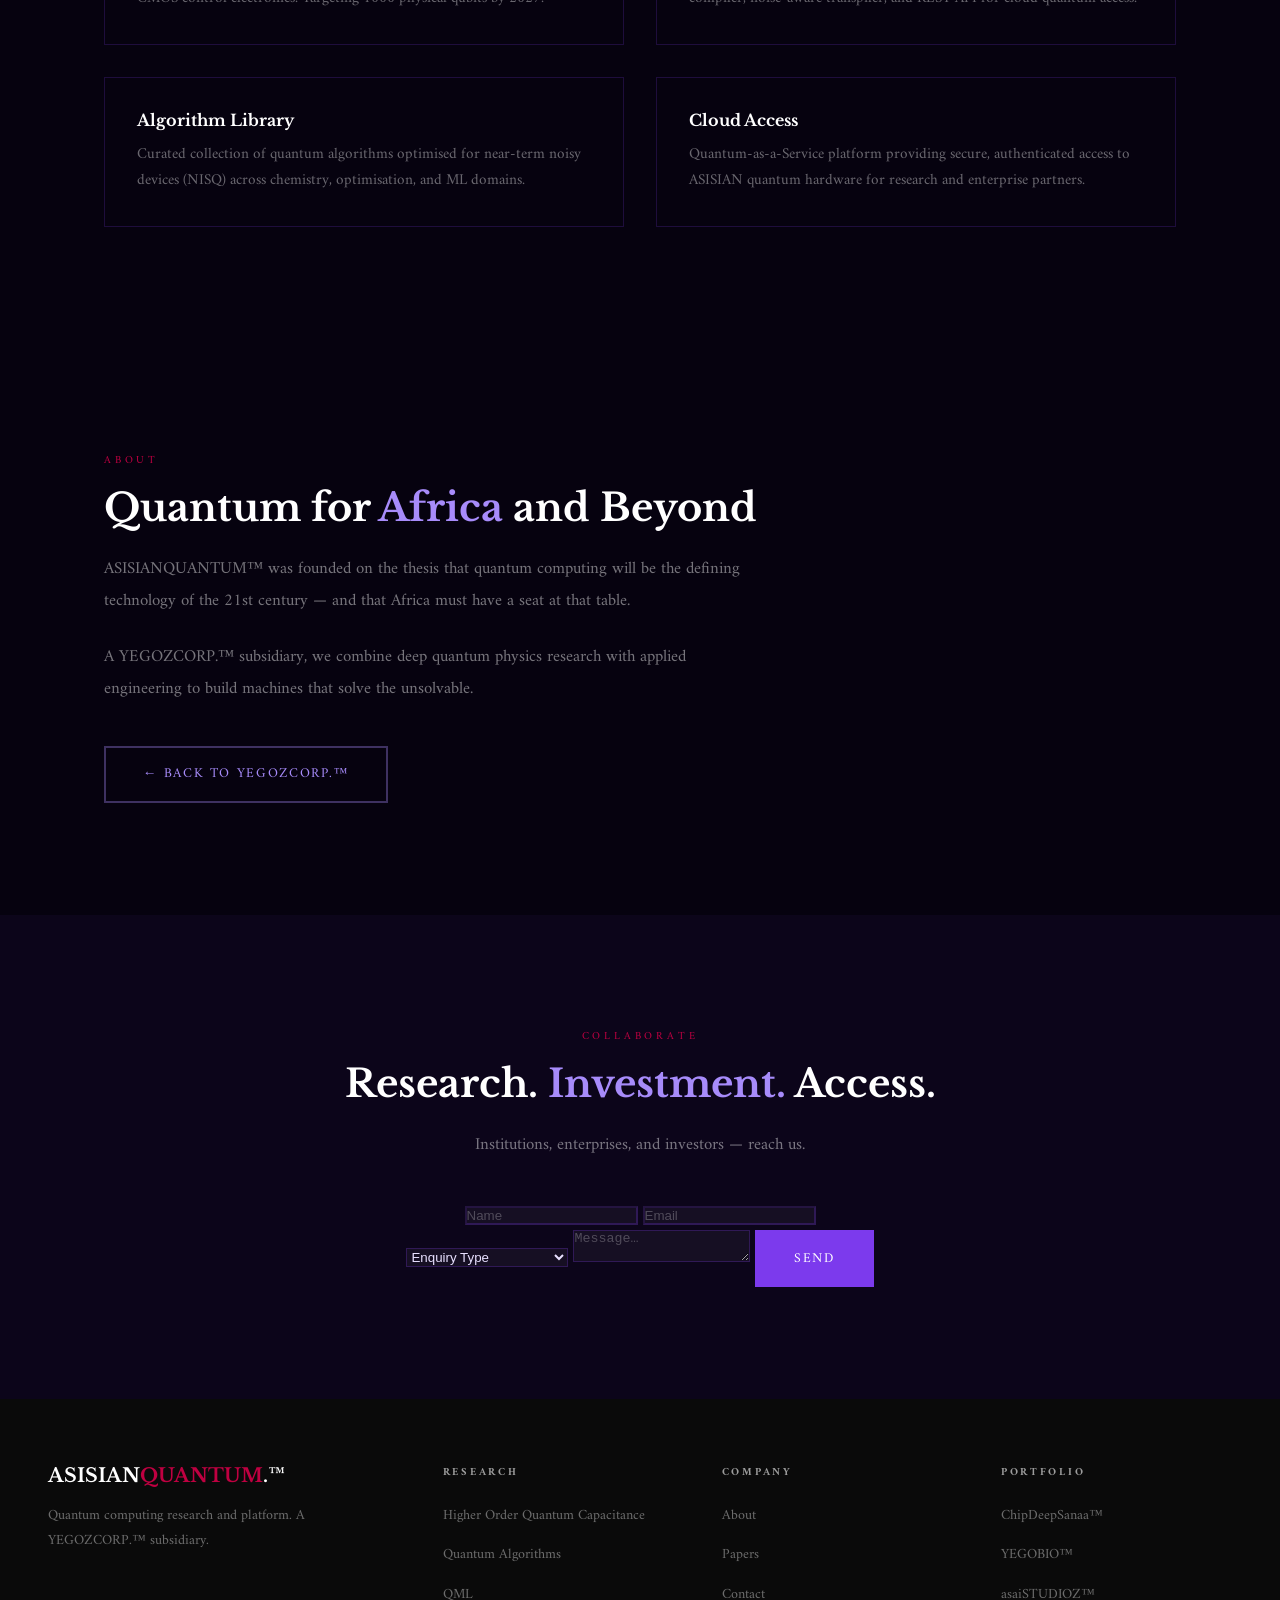
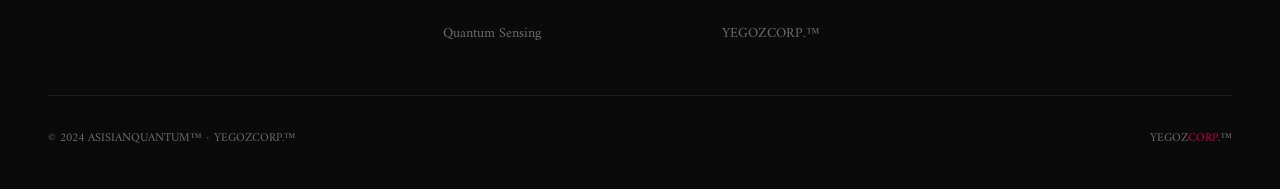
<file: subsidiaries/asisianquantum/index.html>
<!DOCTYPE html>
<html lang="en">
<head>
<meta charset="UTF-8">
<meta name="viewport" content="width=device-width, initial-scale=1.0">
<title>ASISIANQUANTUM™ — Quantum Computing · A YEGOZCORP Company</title>
<meta name="description" content="ASISIANQUANTUM™ pioneers quantum-classical hybrid computing architectures solving problems beyond any supercomputer. A YEGOZCORP subsidiary.">
<link rel="stylesheet" href="../../css/shared.css">
<style>
:root { --accent: #7c3aed; --accent-light: #a78bfa; --bg: #06020f; }
body { background: var(--bg); color: #e8e0ff; }
.g-nav { background: rgba(6,2,15,0.97); border-bottom-color: rgba(124,58,237,0.15); }
.g-nav-logo { color: #e8e0ff; }
.g-nav-links a { color: rgba(255,255,255,0.45); }

/* HERO */
.hero {
  min-height: 100vh; display: flex; flex-direction: column;
  justify-content: center; align-items: center; text-align: center;
  padding: 9rem 3rem 6rem; position: relative; overflow: hidden;
}
.hero-orb {
  position: absolute; top: 50%; left: 50%; transform: translate(-50%,-50%);
  width: 600px; height: 600px; border-radius: 50%;
  background: radial-gradient(ellipse, rgba(124,58,237,0.12) 0%, transparent 70%);
  pointer-events: none;
  animation: orbPulse 6s ease infinite;
}
.hero-orb2 {
  position: absolute; top: 50%; left: 50%; transform: translate(-50%,-50%);
  width: 900px; height: 900px; border-radius: 50%;
  border: 1px solid rgba(124,58,237,0.08);
  pointer-events: none;
}
@keyframes orbPulse {
  0%, 100% { transform: translate(-50%,-50%) scale(1); opacity: 1; }
  50%       { transform: translate(-50%,-50%) scale(1.08); opacity: 0.7; }
}
.hero-tag {
  font-size: 0.68rem; letter-spacing: 0.35em; text-transform: uppercase;
  color: var(--accent-light); margin-bottom: 2rem; position: relative; z-index: 1;
  animation: fadeUp 0.9s ease both; animation-delay: 0.1s;
}
.hero-title {
  font-family: 'Libre Baskerville', Georgia, serif;
  font-size: clamp(2.8rem, 8vw, 7.5rem); font-weight: 700;
  line-height: 0.92; color: #fff; position: relative; z-index: 1;
  animation: fadeUp 0.9s ease both; animation-delay: 0.28s;
}
.hero-title .p { color: var(--accent-light); }
.hero-title sup { font-size: 0.3em; font-weight: 400; }
.hero-sub {
  font-size: 1.1rem; color: rgba(255,255,255,0.45);
  max-width: 560px; line-height: 1.85; margin: 2.2rem auto 3.5rem;
  position: relative; z-index: 1;
  animation: fadeUp 0.9s ease both; animation-delay: 0.44s;
}
.hero-btns {
  display: flex; gap: 1rem; flex-wrap: wrap; justify-content: center;
  position: relative; z-index: 1;
  animation: fadeUp 0.9s ease both; animation-delay: 0.6s;
}
.btn-purple {
  background: var(--accent); color: #fff;
  padding: 0.9rem 2.3rem; border: 2px solid var(--accent);
  font-family: 'Amiri', serif; font-size: 0.85rem;
  letter-spacing: 0.12em; text-transform: uppercase;
  text-decoration: none; transition: all 0.3s; display: inline-block;
}
.btn-purple:hover { background: transparent; color: var(--accent-light); }
.btn-purple-ghost {
  background: transparent; color: var(--accent-light);
  padding: 0.9rem 2.3rem; border: 2px solid rgba(167,139,250,0.35);
  font-family: 'Amiri', serif; font-size: 0.85rem;
  letter-spacing: 0.12em; text-transform: uppercase;
  text-decoration: none; transition: all 0.3s; display: inline-block;
}
.btn-purple-ghost:hover { background: var(--accent); border-color: var(--accent); color: #fff; }

/* QUBIT ROW */
.qubit-row {
  display: flex; justify-content: center; gap: 0; background: rgba(124,58,237,0.06);
  border-top: 1px solid rgba(124,58,237,0.15); border-bottom: 1px solid rgba(124,58,237,0.15);
}
.qubit-stat {
  flex: 1; padding: 2.5rem 2rem; text-align: center;
  border-right: 1px solid rgba(124,58,237,0.15);
}
.qubit-stat:last-child { border-right: none; }
.qubit-stat .num {
  font-family: 'Libre Baskerville', Georgia, serif;
  font-size: 2.4rem; font-weight: 700; color: var(--accent-light); line-height: 1;
}
.qubit-stat .lbl {
  font-size: 0.68rem; letter-spacing: 0.15em; text-transform: uppercase;
  color: rgba(255,255,255,0.3); margin-top: 0.5rem;
}

/* SECTIONS */
section { padding: 7rem 4rem; max-width: 1200px; margin: 0 auto; }
.wide-section { max-width: 100%; padding: 7rem 5rem; }
.section-title {
  font-family: 'Libre Baskerville', Georgia, serif;
  font-size: clamp(1.8rem, 3vw, 2.8rem); font-weight: 700;
  color: #fff; line-height: 1.15; margin-bottom: 1.5rem;
}
.section-title .p { color: var(--accent-light); }
.body-text { font-size: 1.05rem; line-height: 1.9; color: rgba(255,255,255,0.45); max-width: 640px; }

/* RESEARCH AREAS */
.research-grid {
  display: grid; grid-template-columns: repeat(auto-fit, minmax(280px,1fr));
  gap: 1px; background: rgba(124,58,237,0.12); margin-top: 4rem;
}
.research-card {
  background: var(--bg); padding: 3rem 2.5rem;
  position: relative; transition: background 0.3s;
}
.research-card:hover { background: rgba(124,58,237,0.06); }
.research-card::after {
  content: ''; position: absolute; left: 0; top: 0;
  width: 3px; height: 0; background: var(--accent);
  transition: height 0.4s;
}
.research-card:hover::after { height: 100%; }
.rc-num { font-family: 'Libre Baskerville', Georgia, serif; font-size: 0.65rem; color: rgba(255,255,255,0.2); letter-spacing: 0.2em; margin-bottom: 2rem; display: block; }
.rc-title { font-family: 'Libre Baskerville', Georgia, serif; font-size: 1.1rem; font-weight: 700; color: #fff; margin-bottom: 0.8rem; }
.rc-desc { font-size: 0.92rem; line-height: 1.75; color: rgba(255,255,255,0.38); }
.rc-tag { display: inline-block; margin-top: 1.2rem; font-size: 0.6rem; letter-spacing: 0.2em; text-transform: uppercase; color: var(--accent-light); border: 1px solid rgba(167,139,250,0.25); padding: 0.25rem 0.6rem; }

/* CONTACT */
.contact-wrap { background: rgba(124,58,237,0.05); padding: 7rem 3rem; }
.contact-form input, .contact-form textarea, .contact-form select {
  background: rgba(255,255,255,0.04); border-color: rgba(124,58,237,0.25); color: #e8e0ff;
}
.contact-form input::placeholder, .contact-form textarea::placeholder { color: rgba(255,255,255,0.25); }
.contact-form input:focus, .contact-form textarea:focus, .contact-form select:focus { border-color: var(--accent-light); }
.contact-form select option { background: var(--bg); }

@media(max-width:768px) {
  section { padding: 5rem 1.5rem; }
  .qubit-row { flex-wrap: wrap; }
  .qubit-stat { min-width: 50%; }
}
</style>
</head>
<body>

<nav class="g-nav dark-nav">
  <a href="index.html" class="g-nav-logo">
    ASISIAN<span class="r">QUANTUM</span><sup style="font-size:0.5em">™</sup>
    <a href="../../index.html" class="parent-link">YEGOZCORP.™</a>
  </a>
  <ul class="g-nav-links">
    <li><a href="#research">Research</a></li>
    <li><a href="#technology">Technology</a></li>
    <li><a href="#about">About</a></li>
    <li><a href="#contact" class="nav-cta">Collaborate</a></li>
  </ul>
</nav>

<section class="hero" style="max-width:100%; padding:9rem 3rem 6rem">
  <div class="hero-orb"></div>
  <div class="hero-orb2"></div>
  <p class="hero-tag">A YEGOZCORP.™ Subsidiary · Quantum Division</p>
  <h1 class="hero-title">ASISIAN<br><span class="p">QUANTUM</span><sup>™</sup></h1>
  <p class="hero-sub">Post-classical computing for post-classical problems. We build quantum-classical hybrid architectures that achieve quantum advantage on the problems that matter most.</p>
  <div class="hero-btns">
    <a href="#research" class="btn-purple">Research Areas</a>
    <a href="#contact" class="btn-purple-ghost">Collaborate</a>
  </div>
</section>

<div class="qubit-row">
  <div class="qubit-stat reveal"><div class="num">1000+</div><div class="lbl">Logical Qubit Target</div></div>
  <div class="qubit-stat reveal reveal-d1"><div class="num">10⁻⁴</div><div class="lbl">Error Rate Target</div></div>
  <div class="qubit-stat reveal reveal-d2"><div class="num">6</div><div class="lbl">Research Workstreams</div></div>
  <div class="qubit-stat reveal reveal-d3"><div class="num">∞</div><div class="lbl">Classical Intractable Problems</div></div>
</div>

<section id="research" style="max-width:100%; padding:7rem 5rem">
  <span class="section-label reveal">Published Research</span>
  <h2 class="section-title reveal">Original IP from <span class="p">ASISIANQUANTUM™</span></h2>
  <p class="body-text reveal" style="max-width:700px;margin-bottom:3.5rem">All research produced under ASISIANQUANTUM™ is original work by Kiprop Yego, vested solely to YEGOZCORP.™</p>

  <a href="research.html" style="display:block;text-decoration:none;max-width:100%;margin-bottom:4rem" class="reveal">
    <div style="background:rgba(124,58,237,0.08);border:1px solid rgba(124,58,237,0.3);border-left:5px solid #7c3aed;padding:3rem;display:grid;grid-template-columns:1fr auto;gap:2rem;align-items:center;transition:background 0.3s"
         onmouseover="this.style.background='rgba(124,58,237,0.15)'" onmouseout="this.style.background='rgba(124,58,237,0.08)'">
      <div>
        <span style="font-size:0.65rem;letter-spacing:0.3em;text-transform:uppercase;color:#a78bfa;display:block;margin-bottom:1rem">Device Design Monograph · March 2, 2026 · quant-ph · cond-mat.mes-hall</span>
        <h3 style="font-family:'Libre Baskerville',Georgia,serif;font-size:clamp(1.3rem,2.5vw,2rem);font-weight:700;color:#fff;margin-bottom:1rem;line-height:1.2">Higher Order Quantum Capacitance &amp; The Heptron Architecture</h3>
        <p style="font-size:0.98rem;color:rgba(255,255,255,0.5);line-height:1.8;max-width:680px">A parafermionic Z₇ qudit device — the heptron — generalising Microsoft's tetron to k=7. Derives C⁽⁷⁾_Q = 4e²/49k_BT, proves 2.807 ebits entanglement per measurement, and provides a complete MOTQC architecture with materials engineering blueprint.</p>
        <div style="display:flex;gap:1.5rem;margin-top:1.5rem;flex-wrap:wrap">
          <span style="font-size:0.7rem;letter-spacing:0.15em;text-transform:uppercase;color:#a78bfa;border:1px solid rgba(124,58,237,0.3);padding:0.3rem 0.8rem">C⁽⁷⁾_Q = 4e²/49k_BT</span>
          <span style="font-size:0.7rem;letter-spacing:0.15em;text-transform:uppercase;color:#a78bfa;border:1px solid rgba(124,58,237,0.3);padding:0.3rem 0.8rem">2.807 ebits / measurement</span>
          <span style="font-size:0.7rem;letter-spacing:0.15em;text-transform:uppercase;color:#a78bfa;border:1px solid rgba(124,58,237,0.3);padding:0.3rem 0.8rem">18 pages · 3 theorems</span>
        </div>
      </div>
      <div style="font-size:2rem;color:rgba(124,58,237,0.5);flex-shrink:0">↗</div>
    </div>
  </a>

  <span class="section-label reveal">Research Areas</span>
  <h2 class="section-title reveal">Six Workstreams.<br>One <span class="p">Quantum Advantage.</span></h2>
  <p class="body-text reveal">Our research is organised around the six pillars required to deliver real-world quantum utility.</p>
  <div class="research-grid">
    <div class="research-card reveal"><span class="rc-num">01</span><div class="rc-title">Quantum Error Correction</div><p class="rc-desc">Surface codes, color codes, and topological qubits to achieve fault-tolerant quantum computation at scale.</p><span class="rc-tag">QEC · Fault Tolerance</span></div>
    <div class="research-card reveal reveal-d1"><span class="rc-num">02</span><div class="rc-title">Quantum Algorithms</div><p class="rc-desc">Variational quantum eigensolvers, QAOA, and HHL algorithm implementations for chemistry, logistics, and finance.</p><span class="rc-tag">VQE · QAOA · HHL</span></div>
    <div class="research-card reveal reveal-d2"><span class="rc-num">03</span><div class="rc-title">Quantum-Classical Hybrid</div><p class="rc-desc">Seamless orchestration layers enabling quantum co-processors to offload specific subroutines from classical HPC clusters.</p><span class="rc-tag">Hybrid · HPC</span></div>
    <div class="research-card reveal"><span class="rc-num">04</span><div class="rc-title">Quantum Machine Learning</div><p class="rc-desc">Quantum neural networks and kernel methods that exploit quantum entanglement for exponential feature space learning.</p><span class="rc-tag">QML · Kernels</span></div>
    <div class="research-card reveal reveal-d1"><span class="rc-num">05</span><div class="rc-title">Quantum Cryptography</div><p class="rc-desc">Post-quantum cryptographic primitives and quantum key distribution protocols for the post-RSA era.</p><span class="rc-tag">PQC · QKD</span></div>
    <div class="research-card reveal reveal-d2"><span class="rc-num">06</span><div class="rc-title">Quantum Sensing</div><p class="rc-desc">Nitrogen-vacancy centres and atomic interferometers for ultra-precise magnetic field, gravitational, and inertial sensing.</p><span class="rc-tag">NV · Interferometry</span></div>
  </div>
</section>

<section id="technology">
  <span class="section-label reveal">Our Platform</span>
  <h2 class="section-title reveal">The <span class="p">ASISIAN</span> Stack</h2>
  <p class="body-text reveal" style="margin-bottom:3rem">A full-stack quantum computing platform: from qubit fabrication and control electronics to cloud-accessible quantum APIs and algorithm libraries.</p>
  <div style="display:grid; grid-template-columns:1fr 1fr; gap:2rem">
    <div style="border:1px solid rgba(124,58,237,0.2); padding:2rem" class="reveal">
      <h4 style="font-family:'Libre Baskerville',serif;color:#fff;margin-bottom:0.8rem">Hardware Layer</h4>
      <p style="font-size:0.95rem;color:rgba(255,255,255,0.4);line-height:1.7">Superconducting transmon qubits operating at 15mK with custom cryo-CMOS control electronics. Targeting 1000 physical qubits by 2027.</p>
    </div>
    <div style="border:1px solid rgba(124,58,237,0.2); padding:2rem" class="reveal reveal-d1">
      <h4 style="font-family:'Libre Baskerville',serif;color:#fff;margin-bottom:0.8rem">Software Stack</h4>
      <p style="font-size:0.95rem;color:rgba(255,255,255,0.4);line-height:1.7">Open-source quantum SDK with Python bindings, quantum circuit compiler, noise-aware transpiler, and REST API for cloud quantum access.</p>
    </div>
    <div style="border:1px solid rgba(124,58,237,0.2); padding:2rem" class="reveal reveal-d2">
      <h4 style="font-family:'Libre Baskerville',serif;color:#fff;margin-bottom:0.8rem">Algorithm Library</h4>
      <p style="font-size:0.95rem;color:rgba(255,255,255,0.4);line-height:1.7">Curated collection of quantum algorithms optimised for near-term noisy devices (NISQ) across chemistry, optimisation, and ML domains.</p>
    </div>
    <div style="border:1px solid rgba(124,58,237,0.2); padding:2rem" class="reveal reveal-d3">
      <h4 style="font-family:'Libre Baskerville',serif;color:#fff;margin-bottom:0.8rem">Cloud Access</h4>
      <p style="font-size:0.95rem;color:rgba(255,255,255,0.4);line-height:1.7">Quantum-as-a-Service platform providing secure, authenticated access to ASISIAN quantum hardware for research and enterprise partners.</p>
    </div>
  </div>
</section>

<section id="about">
  <span class="section-label reveal">About</span>
  <h2 class="section-title reveal">Quantum for <span class="p">Africa</span> and Beyond</h2>
  <p class="body-text reveal" style="margin-bottom:1.5rem">ASISIANQUANTUM™ was founded on the thesis that quantum computing will be the defining technology of the 21st century — and that Africa must have a seat at that table.</p>
  <p class="body-text reveal">A YEGOZCORP.™ subsidiary, we combine deep quantum physics research with applied engineering to build machines that solve the unsolvable.</p>
  <div style="margin-top:2.5rem" class="reveal"><a href="../../index.html" class="btn-purple-ghost">← Back to YEGOZCORP.™</a></div>
</section>

<div class="contact-wrap" id="contact">
  <div style="max-width:660px;margin:0 auto;text-align:center">
    <span class="section-label reveal">Collaborate</span>
    <h2 class="section-title reveal" style="text-align:center">Research. <span class="p">Investment.</span> Access.</h2>
    <p class="body-text reveal" style="text-align:center;margin:0 auto 2.5rem">Institutions, enterprises, and investors — reach us.</p>
    <form class="contact-form reveal">
      <div class="form-row">
        <input type="text" placeholder="Name" required>
        <input type="email" placeholder="Email" required>
      </div>
      <select><option value="" disabled selected>Enquiry Type</option><option>Research Collaboration</option><option>Cloud Access</option><option>Investment</option><option>Algorithm Licensing</option><option>General</option></select>
      <textarea placeholder="Message…"></textarea>
      <button type="submit" class="btn-purple">Send</button>
    </form>
  </div>
</div>

<footer class="g-footer">
  <div class="g-footer-top">
    <div class="g-footer-brand"><span class="logo">ASISIAN<span class="r">QUANTUM</span>.™</span><p>Quantum computing research and platform. A YEGOZCORP.™ subsidiary.</p></div>
    <div class="g-footer-col"><h4>Research</h4><ul><li><a href="research.html">Higher Order Quantum Capacitance</a></li><li><a href="#">Quantum Algorithms</a></li><li><a href="#">QML</a></li><li><a href="#">Quantum Sensing</a></li></ul></div>
    <div class="g-footer-col"><h4>Company</h4><ul><li><a href="#about">About</a></li><li><a href="#research">Papers</a></li><li><a href="#contact">Contact</a></li><li><a href="../../index.html">YEGOZCORP.™</a></li></ul></div>
    <div class="g-footer-col"><h4>Portfolio</h4><ul><li><a href="../chipdeepsanaa/index.html">ChipDeepSanaa™</a></li><li><a href="../yegobio/index.html">YEGOBIO™</a></li><li><a href="../asaistudioz/index.html">asaiSTUDIOZ™</a></li></ul></div>
  </div>
  <div class="g-footer-bottom"><span>© 2024 ASISIANQUANTUM™ · YEGOZCORP.™</span><a href="../../index.html">YEGOZ<span style="color:var(--crimson)">CORP</span>.™</a></div>
</footer>
<script src="../../js/main.js"></script>
</body>
</html>
</file>
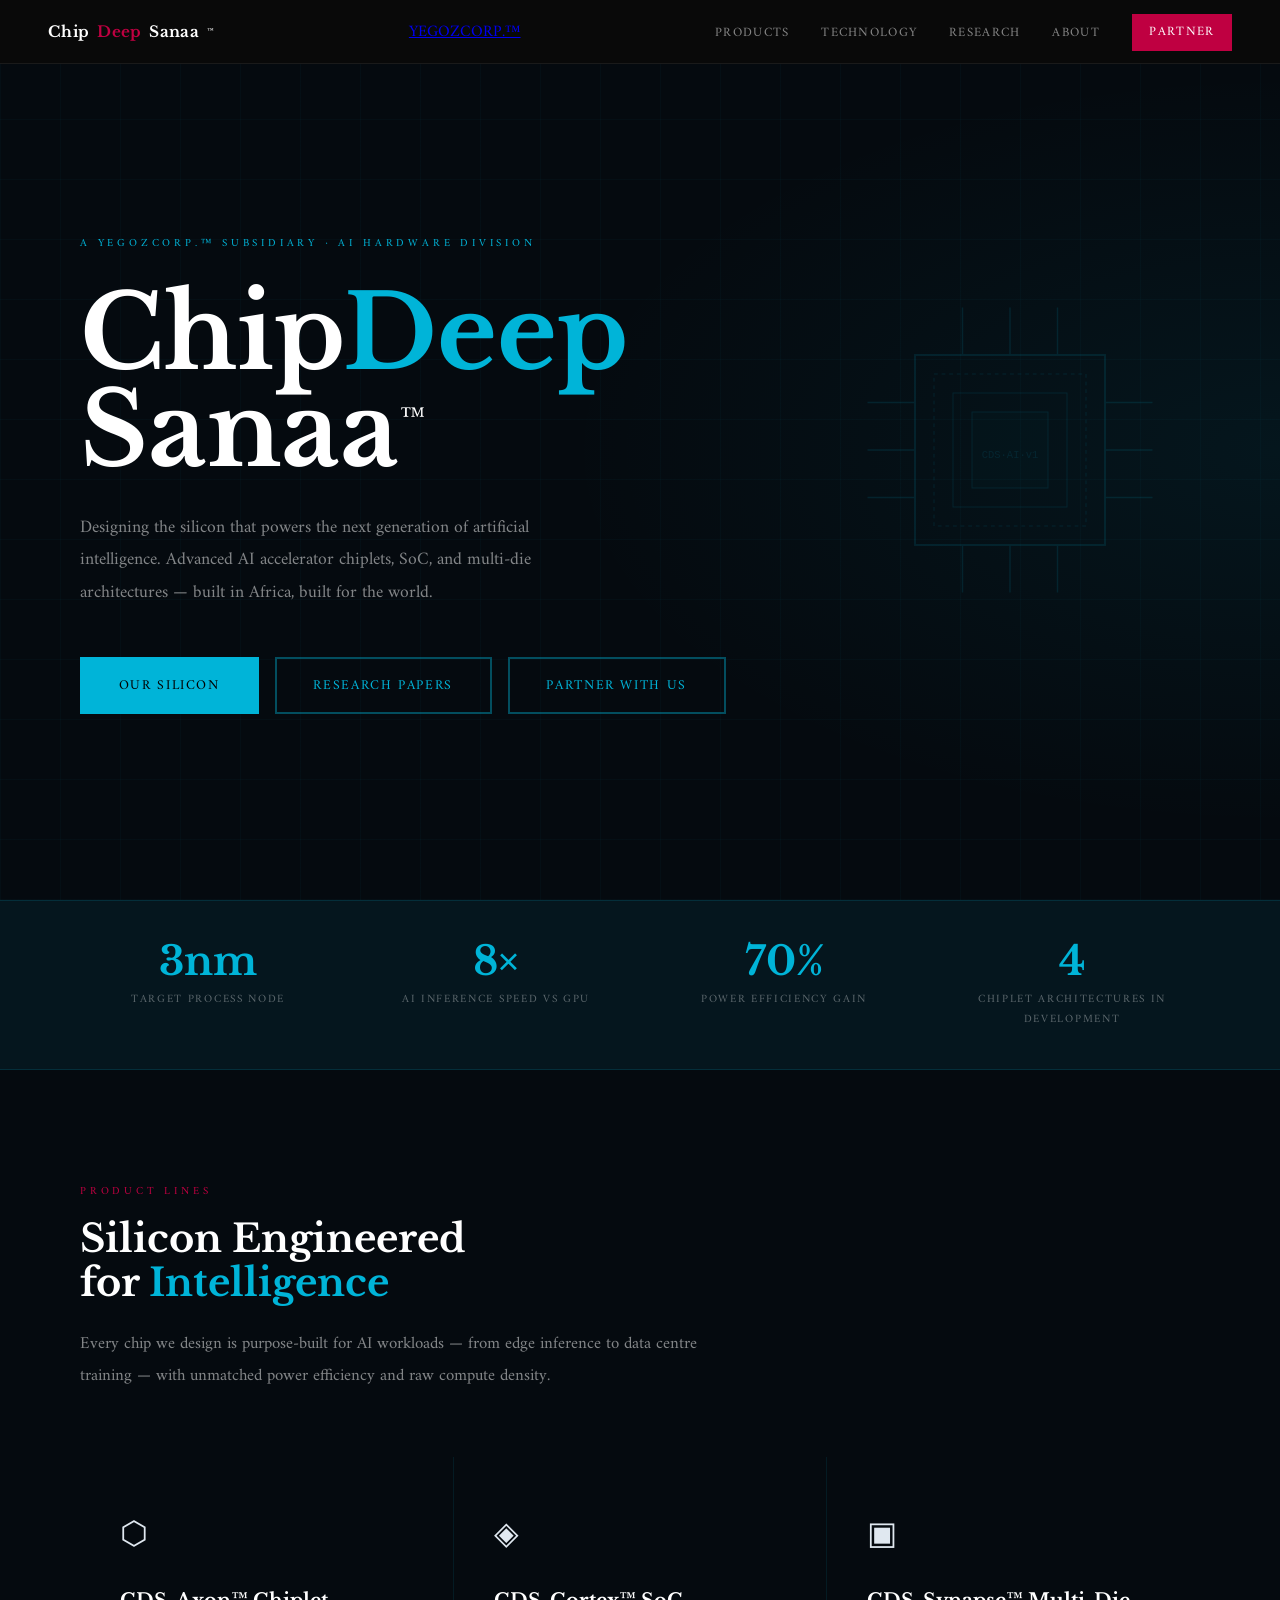
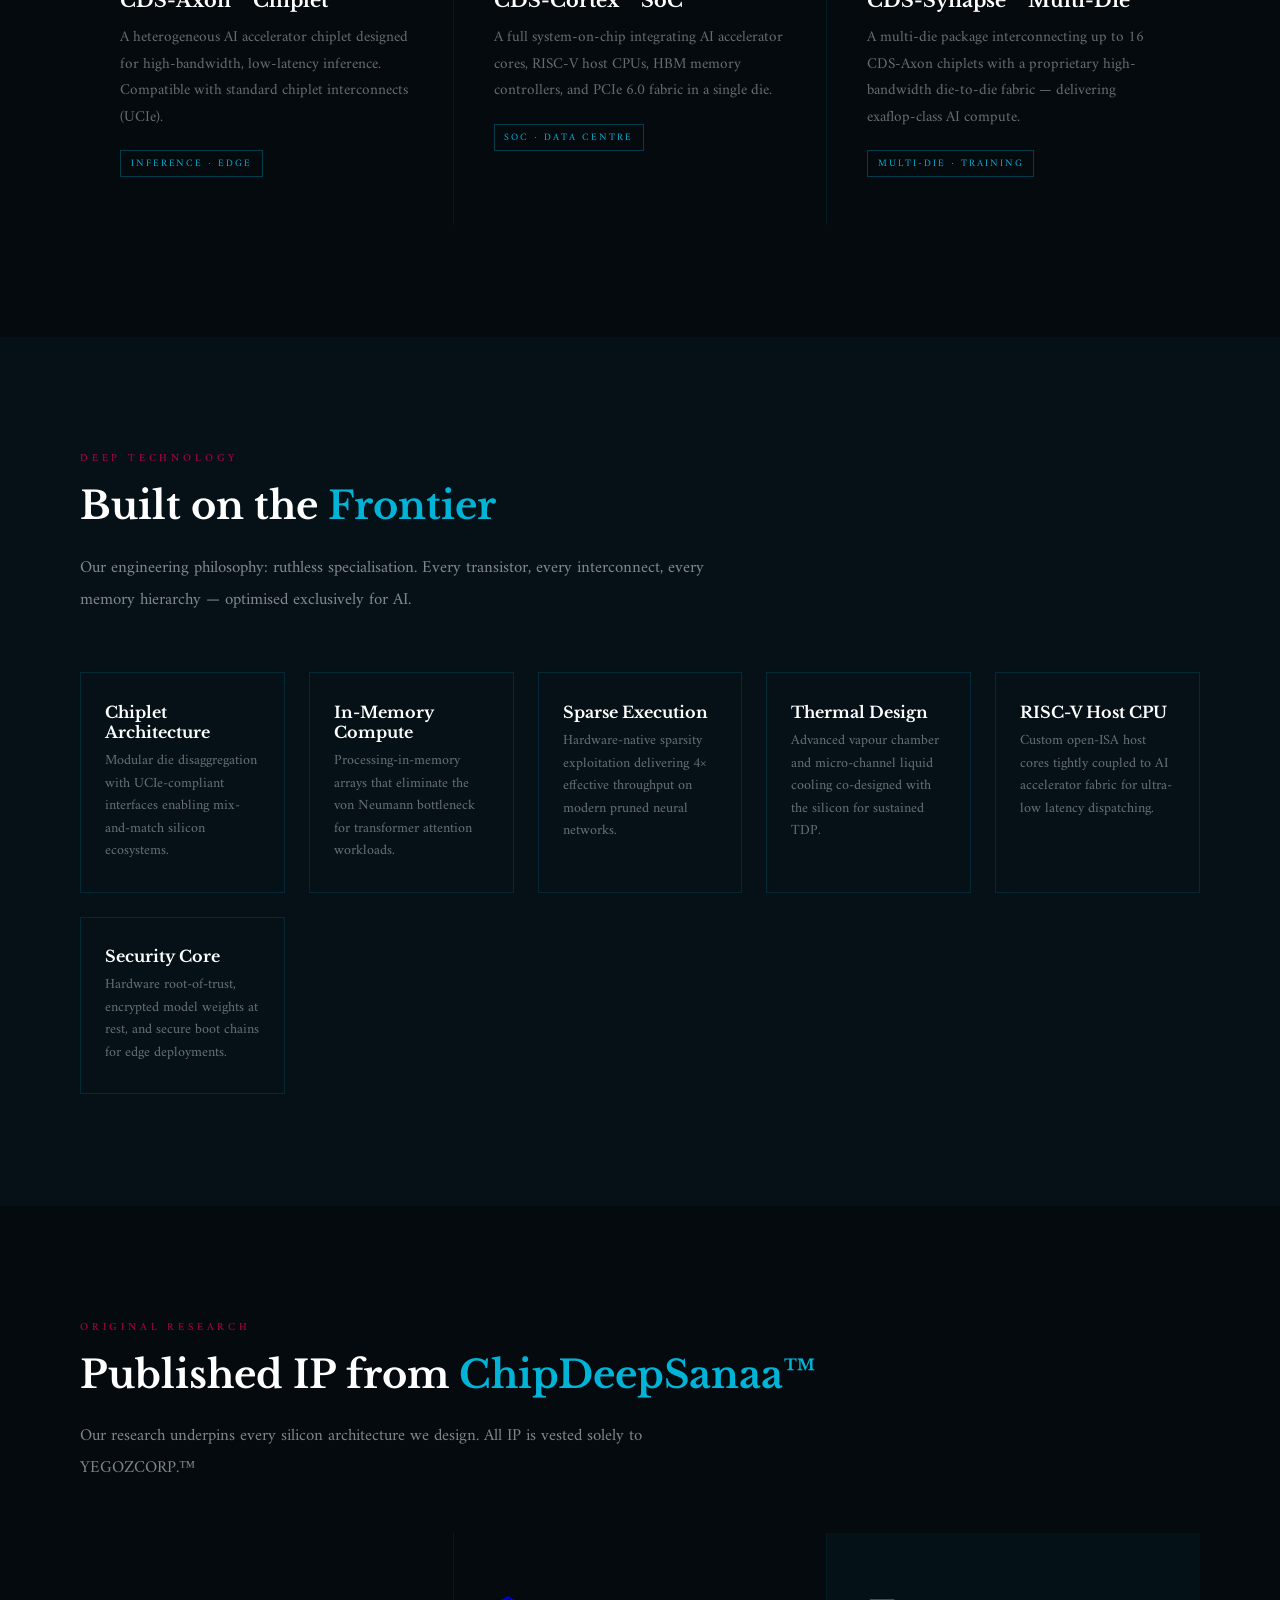
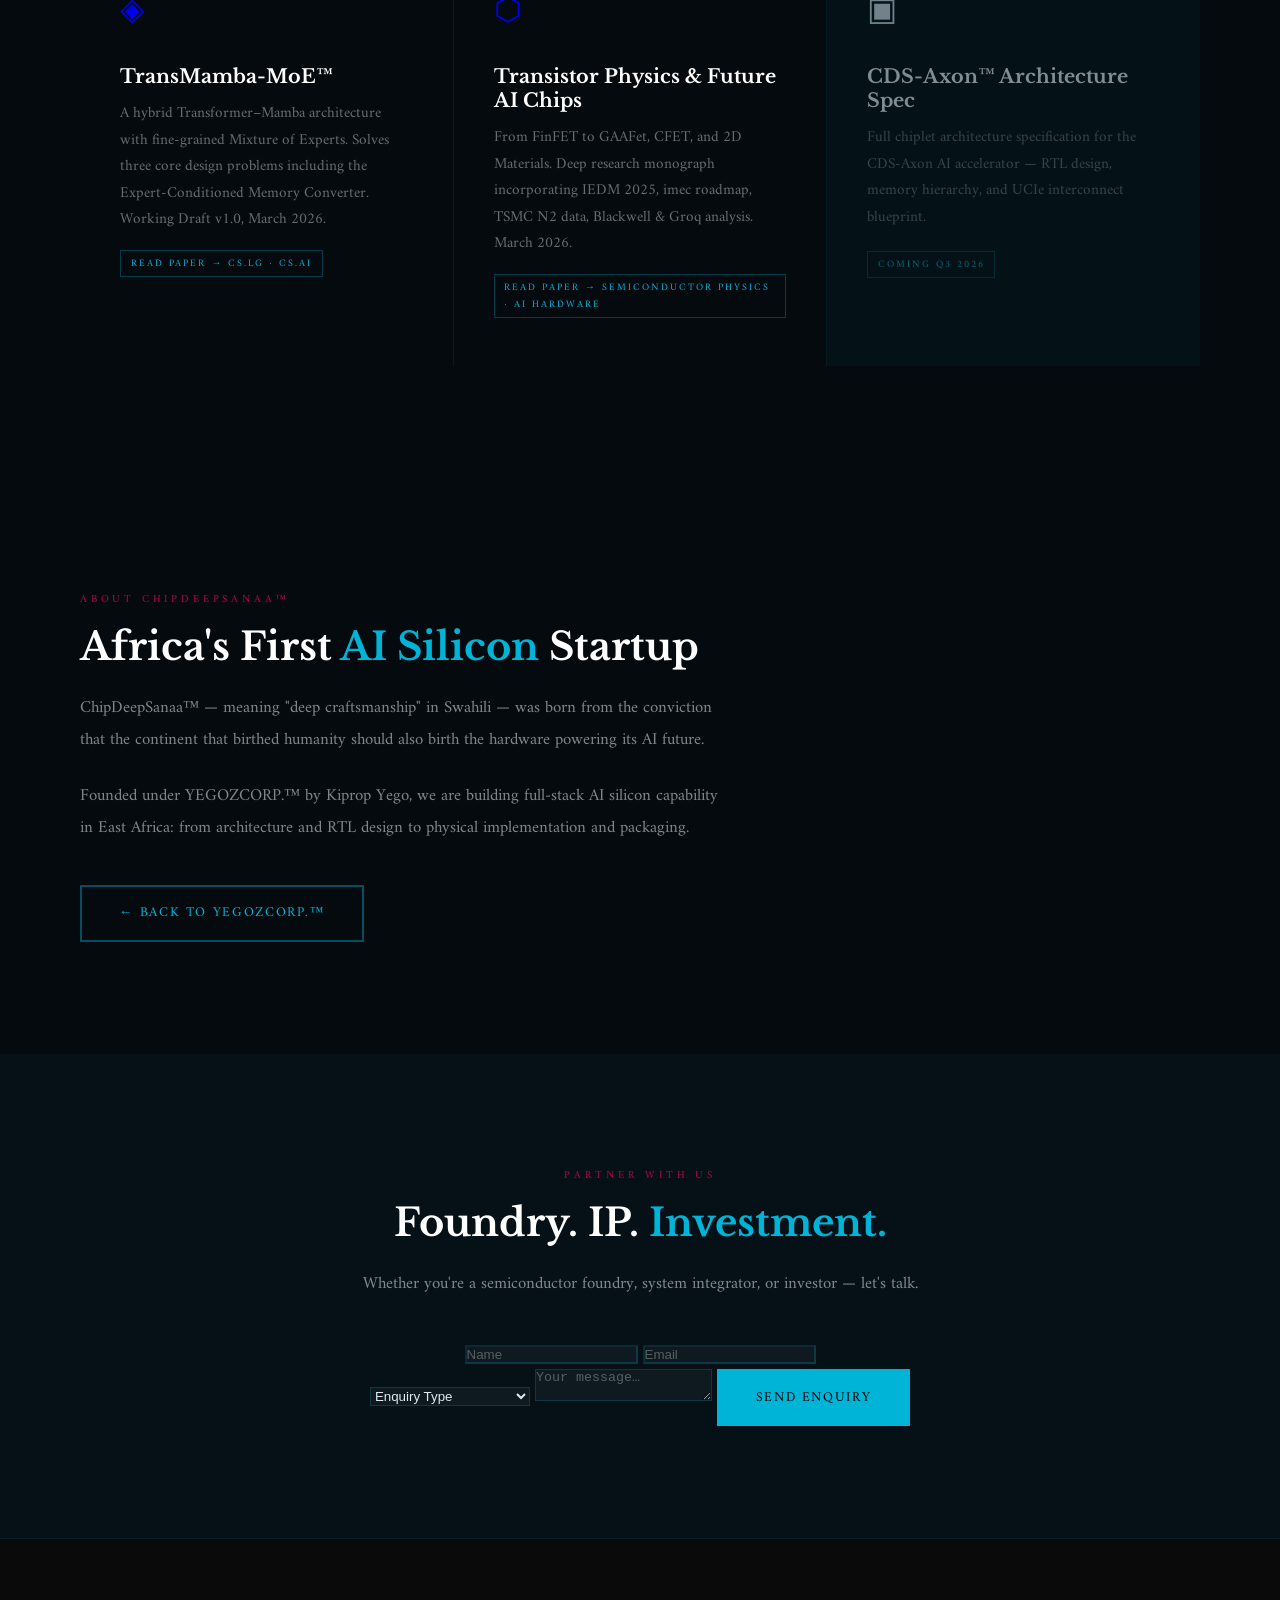
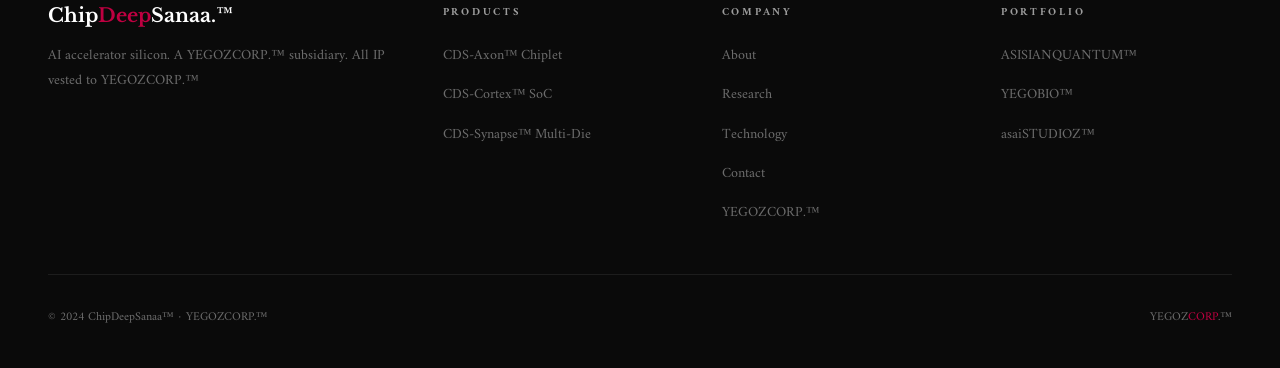
<file: subsidiaries/chipdeepsanaa/index.html>
<!DOCTYPE html>
<html lang="en">
<head>
<meta charset="UTF-8">
<meta name="viewport" content="width=device-width, initial-scale=1.0">
<title>ChipDeepSanaa™ — AI Hardware & Silicon · A YEGOZCORP Company</title>
<meta name="description" content="ChipDeepSanaa™ designs the world's most advanced AI accelerator chiplets, SoC, and multi-die architectures. A YEGOZCORP subsidiary.">
<link rel="stylesheet" href="../../css/shared.css">
<style>
:root {
  --accent: #00b4d8;
  --accent-dark: #0077a8;
  --bg-dark: #050a0f;
}
body { background: var(--bg-dark); color: #e0e8f0; }

/* NAV override for dark */
.g-nav { background: rgba(5,10,15,0.97); border-bottom-color: rgba(0,180,216,0.12); }
.g-nav-logo { color: #e0e8f0; }
.g-nav-links a { color: rgba(255,255,255,0.45); }

/* HERO */
.hero {
  min-height: 100vh; display: flex; flex-direction: column;
  justify-content: center; align-items: flex-start;
  padding: 9rem 5rem 6rem; position: relative; overflow: hidden;
}
.hero-bg {
  position: absolute; inset: 0; pointer-events: none;
  background:
    radial-gradient(ellipse 80% 60% at 100% 50%, rgba(0,180,216,0.07) 0%, transparent 70%),
    repeating-linear-gradient(90deg, rgba(0,180,216,0.03) 0px, rgba(0,180,216,0.03) 1px, transparent 1px, transparent 60px),
    repeating-linear-gradient(0deg, rgba(0,180,216,0.03) 0px, rgba(0,180,216,0.03) 1px, transparent 1px, transparent 60px);
}
.chip-visual {
  position: absolute; right: 5rem; top: 50%; transform: translateY(-50%);
  width: 380px; height: 380px; opacity: 0.12;
  pointer-events: none;
}
.chip-visual svg { width: 100%; height: 100%; }
.hero-tag {
  font-size: 0.68rem; letter-spacing: 0.35em; text-transform: uppercase;
  color: var(--accent); margin-bottom: 2rem;
  animation: fadeUp 0.9s ease both; animation-delay: 0.1s;
}
.hero-title {
  font-family: 'Libre Baskerville', Georgia, serif;
  font-size: clamp(3rem, 8vw, 7rem); font-weight: 700;
  line-height: 0.95; color: #fff; max-width: 700px;
  animation: fadeUp 0.9s ease both; animation-delay: 0.25s;
}
.hero-title .b { color: var(--accent); }
.hero-title sup { font-size: 0.3em; font-weight: 400; }
.hero-sub {
  font-size: 1.1rem; color: rgba(255,255,255,0.5);
  max-width: 500px; line-height: 1.85; margin: 2rem 0 3rem;
  animation: fadeUp 0.9s ease both; animation-delay: 0.42s;
}
.hero-btns {
  display: flex; gap: 1rem; flex-wrap: wrap;
  animation: fadeUp 0.9s ease both; animation-delay: 0.58s;
}
.btn-accent {
  background: var(--accent); color: #000;
  padding: 0.9rem 2.3rem; border: 2px solid var(--accent);
  font-family: 'Amiri', serif; font-size: 0.85rem;
  letter-spacing: 0.12em; text-transform: uppercase;
  text-decoration: none; transition: all 0.3s; display: inline-block;
}
.btn-accent:hover { background: transparent; color: var(--accent); }
.btn-accent-ghost {
  background: transparent; color: var(--accent);
  padding: 0.9rem 2.3rem; border: 2px solid rgba(0,180,216,0.4);
  font-family: 'Amiri', serif; font-size: 0.85rem;
  letter-spacing: 0.12em; text-transform: uppercase;
  text-decoration: none; transition: all 0.3s; display: inline-block;
}
.btn-accent-ghost:hover { background: var(--accent); color: #000; }

/* STATS BAR */
.stats-bar {
  background: rgba(0,180,216,0.07); border-top: 1px solid rgba(0,180,216,0.15);
  border-bottom: 1px solid rgba(0,180,216,0.15);
  padding: 2.5rem 5rem;
  display: grid; grid-template-columns: repeat(4,1fr); gap: 2rem;
}
.stat-item { text-align: center; }
.stat-item .num {
  font-family: 'Libre Baskerville', Georgia, serif;
  font-size: 2.5rem; font-weight: 700; color: var(--accent); line-height: 1;
}
.stat-item .lbl {
  font-size: 0.7rem; letter-spacing: 0.15em; text-transform: uppercase;
  color: rgba(255,255,255,0.35); margin-top: 0.5rem;
}

/* SECTION */
section { padding: 7rem 5rem; }
.section-title {
  font-family: 'Libre Baskerville', Georgia, serif;
  font-size: clamp(1.8rem, 3vw, 2.8rem); font-weight: 700;
  color: #fff; line-height: 1.15; margin-bottom: 1.5rem;
}
.section-title .b { color: var(--accent); }
.body-text {
  font-size: 1.05rem; line-height: 1.9; color: rgba(255,255,255,0.5);
  max-width: 640px;
}

/* PRODUCT CARDS */
.products-grid {
  display: grid; grid-template-columns: repeat(3,1fr); gap: 1px;
  background: rgba(0,180,216,0.1); margin-top: 4rem;
}
.product-card {
  background: var(--bg-dark); padding: 3rem 2.5rem;
  border-top: 3px solid transparent; transition: border-color 0.3s;
}
.product-card:hover { border-color: var(--accent); }
.prod-icon { font-size: 2rem; margin-bottom: 1.5rem; display: block; }
.prod-name {
  font-family: 'Libre Baskerville', Georgia, serif;
  font-size: 1.2rem; font-weight: 700; color: #fff; margin-bottom: 0.8rem;
}
.prod-desc { font-size: 0.95rem; line-height: 1.75; color: rgba(255,255,255,0.4); }
.prod-tag {
  display: inline-block; margin-top: 1.2rem;
  font-size: 0.62rem; letter-spacing: 0.2em; text-transform: uppercase;
  color: var(--accent); border: 1px solid rgba(0,180,216,0.3); padding: 0.25rem 0.6rem;
}

/* TECH STACK */
.tech-section { background: rgba(0,180,216,0.04); }
.tech-grid {
  display: grid; grid-template-columns: repeat(auto-fit, minmax(200px,1fr));
  gap: 1.5rem; margin-top: 3.5rem;
}
.tech-item {
  border: 1px solid rgba(0,180,216,0.15); padding: 1.8rem 1.5rem; transition: border-color 0.3s;
}
.tech-item:hover { border-color: var(--accent); }
.tech-item h4 {
  font-family: 'Libre Baskerville', Georgia, serif;
  font-size: 1rem; font-weight: 700; color: #fff; margin-bottom: 0.5rem;
}
.tech-item p { font-size: 0.88rem; color: rgba(255,255,255,0.4); line-height: 1.6; }

/* CONTACT */
.contact-form input, .contact-form textarea, .contact-form select {
  background: rgba(255,255,255,0.04); border-color: rgba(0,180,216,0.2);
  color: #e0e8f0;
}
.contact-form input::placeholder, .contact-form textarea::placeholder { color: rgba(255,255,255,0.3); }
.contact-form input:focus, .contact-form textarea:focus, .contact-form select:focus { border-color: var(--accent); }
.contact-form select option { background: #050a0f; }

/* FOOTER */
.g-footer { border-top: 1px solid rgba(0,180,216,0.12); }

@media (max-width: 900px) {
  .hero { padding: 8rem 2rem 5rem; }
  section { padding: 5rem 2rem; }
  .stats-bar { padding: 2rem; grid-template-columns: 1fr 1fr; }
  .products-grid { grid-template-columns: 1fr; }
  .chip-visual { display: none; }
}
</style>
</head>
<body>

<nav class="g-nav dark-nav">
  <a href="index.html" class="g-nav-logo">
    Chip<span class="r">Deep</span>Sanaa<sup style="font-size:0.5em">™</sup>
    <a href="../../index.html" class="parent-link">YEGOZCORP.™</a>
  </a>
  <ul class="g-nav-links">
    <li><a href="#products">Products</a></li>
    <li><a href="#technology">Technology</a></li>
    <li><a href="#research">Research</a></li>
    <li><a href="#about">About</a></li>
    <li><a href="#contact" class="nav-cta">Partner</a></li>
  </ul>
</nav>

<section class="hero">
  <div class="hero-bg"></div>
  <div class="chip-visual">
    <svg viewBox="0 0 400 400" fill="none" xmlns="http://www.w3.org/2000/svg">
      <rect x="100" y="100" width="200" height="200" stroke="#00b4d8" stroke-width="2"/>
      <rect x="120" y="120" width="160" height="160" stroke="#00b4d8" stroke-width="1" stroke-dasharray="4 4"/>
      <rect x="140" y="140" width="120" height="120" stroke="#00b4d8" stroke-width="1"/>
      <rect x="160" y="160" width="80" height="80" fill="rgba(0,180,216,0.15)" stroke="#00b4d8" stroke-width="1"/>
      <line x1="100" y1="150" x2="50" y2="150" stroke="#00b4d8" stroke-width="1.5"/>
      <line x1="100" y1="200" x2="50" y2="200" stroke="#00b4d8" stroke-width="1.5"/>
      <line x1="100" y1="250" x2="50" y2="250" stroke="#00b4d8" stroke-width="1.5"/>
      <line x1="300" y1="150" x2="350" y2="150" stroke="#00b4d8" stroke-width="1.5"/>
      <line x1="300" y1="200" x2="350" y2="200" stroke="#00b4d8" stroke-width="1.5"/>
      <line x1="300" y1="250" x2="350" y2="250" stroke="#00b4d8" stroke-width="1.5"/>
      <line x1="150" y1="100" x2="150" y2="50" stroke="#00b4d8" stroke-width="1.5"/>
      <line x1="200" y1="100" x2="200" y2="50" stroke="#00b4d8" stroke-width="1.5"/>
      <line x1="250" y1="100" x2="250" y2="50" stroke="#00b4d8" stroke-width="1.5"/>
      <line x1="150" y1="300" x2="150" y2="350" stroke="#00b4d8" stroke-width="1.5"/>
      <line x1="200" y1="300" x2="200" y2="350" stroke="#00b4d8" stroke-width="1.5"/>
      <line x1="250" y1="300" x2="250" y2="350" stroke="#00b4d8" stroke-width="1.5"/>
      <text x="200" y="208" text-anchor="middle" fill="#00b4d8" font-size="11" font-family="monospace">CDS·AI·v1</text>
    </svg>
  </div>
  <p class="hero-tag">A YEGOZCORP.™ Subsidiary · AI Hardware Division</p>
  <h1 class="hero-title">Chip<span class="b">Deep</span><br>Sanaa<sup>™</sup></h1>
  <p class="hero-sub">Designing the silicon that powers the next generation of artificial intelligence. Advanced AI accelerator chiplets, SoC, and multi-die architectures — built in Africa, built for the world.</p>
  <div class="hero-btns">
    <a href="#products" class="btn-accent">Our Silicon</a>
    <a href="#research" class="btn-accent-ghost">Research Papers</a>
    <a href="#contact" class="btn-accent-ghost">Partner With Us</a>
  </div>
</section>

<div class="stats-bar">
  <div class="stat-item reveal"><div class="num">3nm</div><div class="lbl">Target Process Node</div></div>
  <div class="stat-item reveal reveal-d1"><div class="num">8×</div><div class="lbl">AI Inference Speed vs GPU</div></div>
  <div class="stat-item reveal reveal-d2"><div class="num">70%</div><div class="lbl">Power Efficiency Gain</div></div>
  <div class="stat-item reveal reveal-d3"><div class="num">4</div><div class="lbl">Chiplet Architectures in Development</div></div>
</div>

<section id="products">
  <span class="section-label reveal">Product Lines</span>
  <h2 class="section-title reveal">Silicon Engineered<br>for <span class="b">Intelligence</span></h2>
  <p class="body-text reveal">Every chip we design is purpose-built for AI workloads — from edge inference to data centre training — with unmatched power efficiency and raw compute density.</p>
  <div class="products-grid">
    <div class="product-card reveal">
      <span class="prod-icon">⬡</span>
      <div class="prod-name">CDS-Axon™ Chiplet</div>
      <p class="prod-desc">A heterogeneous AI accelerator chiplet designed for high-bandwidth, low-latency inference. Compatible with standard chiplet interconnects (UCIe).</p>
      <span class="prod-tag">Inference · Edge</span>
    </div>
    <div class="product-card reveal reveal-d1">
      <span class="prod-icon">◈</span>
      <div class="prod-name">CDS-Cortex™ SoC</div>
      <p class="prod-desc">A full system-on-chip integrating AI accelerator cores, RISC-V host CPUs, HBM memory controllers, and PCIe 6.0 fabric in a single die.</p>
      <span class="prod-tag">SoC · Data Centre</span>
    </div>
    <div class="product-card reveal reveal-d2">
      <span class="prod-icon">▣</span>
      <div class="prod-name">CDS-Synapse™ Multi-Die</div>
      <p class="prod-desc">A multi-die package interconnecting up to 16 CDS-Axon chiplets with a proprietary high-bandwidth die-to-die fabric — delivering exaflop-class AI compute.</p>
      <span class="prod-tag">Multi-Die · Training</span>
    </div>
  </div>
</section>

<section class="tech-section" id="technology">
  <span class="section-label reveal">Deep Technology</span>
  <h2 class="section-title reveal">Built on the <span class="b">Frontier</span></h2>
  <p class="body-text reveal">Our engineering philosophy: ruthless specialisation. Every transistor, every interconnect, every memory hierarchy — optimised exclusively for AI.</p>
  <div class="tech-grid">
    <div class="tech-item reveal"><h4>Chiplet Architecture</h4><p>Modular die disaggregation with UCIe-compliant interfaces enabling mix-and-match silicon ecosystems.</p></div>
    <div class="tech-item reveal reveal-d1"><h4>In-Memory Compute</h4><p>Processing-in-memory arrays that eliminate the von Neumann bottleneck for transformer attention workloads.</p></div>
    <div class="tech-item reveal reveal-d2"><h4>Sparse Execution</h4><p>Hardware-native sparsity exploitation delivering 4× effective throughput on modern pruned neural networks.</p></div>
    <div class="tech-item reveal reveal-d3"><h4>Thermal Design</h4><p>Advanced vapour chamber and micro-channel liquid cooling co-designed with the silicon for sustained TDP.</p></div>
    <div class="tech-item reveal"><h4>RISC-V Host CPU</h4><p>Custom open-ISA host cores tightly coupled to AI accelerator fabric for ultra-low latency dispatching.</p></div>
    <div class="tech-item reveal reveal-d1"><h4>Security Core</h4><p>Hardware root-of-trust, encrypted model weights at rest, and secure boot chains for edge deployments.</p></div>
  </div>
</section>

<section id="research">
  <span class="section-label reveal">Original Research</span>
  <h2 class="section-title reveal">Published IP from <span class="b">ChipDeepSanaa™</span></h2>
  <p class="body-text reveal">Our research underpins every silicon architecture we design. All IP is vested solely to YEGOZCORP.™</p>
  <div class="products-grid" style="margin-top:3rem">
    <a href="research-transmamba.html" class="product-card reveal" style="text-decoration:none;display:block;cursor:pointer">
      <span class="prod-icon">◈</span>
      <div class="prod-name" style="color:#fff">TransMamba-MoE™</div>
      <p class="prod-desc">A hybrid Transformer–Mamba architecture with fine-grained Mixture of Experts. Solves three core design problems including the Expert-Conditioned Memory Converter. Working Draft v1.0, March 2026.</p>
      <span class="prod-tag" style="margin-top:1rem;display:inline-block">Read Paper → cs.LG · cs.AI</span>
    </a>
    <a href="research-transistor.html" class="product-card reveal reveal-d1" style="text-decoration:none;display:block;cursor:pointer">
      <span class="prod-icon">⬡</span>
      <div class="prod-name" style="color:#fff">Transistor Physics &amp; Future AI Chips</div>
      <p class="prod-desc">From FinFET to GAAFet, CFET, and 2D Materials. Deep research monograph incorporating IEDM 2025, imec roadmap, TSMC N2 data, Blackwell &amp; Groq analysis. March 2026.</p>
      <span class="prod-tag" style="margin-top:1rem;display:inline-block">Read Paper → Semiconductor Physics · AI Hardware</span>
    </a>
    <div class="product-card reveal reveal-d2" style="opacity:0.5">
      <span class="prod-icon">▣</span>
      <div class="prod-name">CDS-Axon™ Architecture Spec</div>
      <p class="prod-desc">Full chiplet architecture specification for the CDS-Axon AI accelerator — RTL design, memory hierarchy, and UCIe interconnect blueprint.</p>
      <span class="prod-tag">Coming Q3 2026</span>
    </div>
  </div>
</section>

<section id="about">
  <div style="max-width:800px">
    <span class="section-label reveal">About ChipDeepSanaa™</span>
    <h2 class="section-title reveal">Africa's First <span class="b">AI Silicon</span> Startup</h2>
    <p class="body-text reveal" style="margin-bottom:1.5rem">ChipDeepSanaa™ — meaning "deep craftsmanship" in Swahili — was born from the conviction that the continent that birthed humanity should also birth the hardware powering its AI future.</p>
    <p class="body-text reveal">Founded under YEGOZCORP.™ by Kiprop Yego, we are building full-stack AI silicon capability in East Africa: from architecture and RTL design to physical implementation and packaging.</p>
    <div style="margin-top:2.5rem" class="reveal">
      <a href="../../index.html" class="btn-accent-ghost">← Back to YEGOZCORP.™</a>
    </div>
  </div>
</section>

<section id="contact" style="background: rgba(0,180,216,0.04)">
  <div style="max-width:660px; margin:0 auto; text-align:center">
    <span class="section-label reveal">Partner With Us</span>
    <h2 class="section-title reveal" style="text-align:center">Foundry. IP. <span class="b">Investment.</span></h2>
    <p class="body-text reveal" style="margin: 0 auto 2.5rem; text-align:center">Whether you're a semiconductor foundry, system integrator, or investor — let's talk.</p>
    <form class="contact-form reveal">
      <div class="form-row">
        <input type="text" placeholder="Name" required>
        <input type="email" placeholder="Email" required>
      </div>
      <select><option value="" disabled selected>Enquiry Type</option><option>Foundry Partnership</option><option>IP Licensing</option><option>Investment</option><option>Technical Collaboration</option><option>General</option></select>
      <textarea placeholder="Your message…"></textarea>
      <button type="submit" class="btn-accent">Send Enquiry</button>
    </form>
  </div>
</section>

<footer class="g-footer">
  <div class="g-footer-top">
    <div class="g-footer-brand">
      <span class="logo">Chip<span class="r">Deep</span>Sanaa.™</span>
      <p>AI accelerator silicon. A YEGOZCORP.™ subsidiary. All IP vested to YEGOZCORP.™</p>
    </div>
    <div class="g-footer-col"><h4>Products</h4><ul><li><a href="#">CDS-Axon™ Chiplet</a></li><li><a href="#">CDS-Cortex™ SoC</a></li><li><a href="#">CDS-Synapse™ Multi-Die</a></li></ul></div>
    <div class="g-footer-col"><h4>Company</h4><ul><li><a href="#about">About</a></li><li><a href="#research">Research</a></li><li><a href="#technology">Technology</a></li><li><a href="#contact">Contact</a></li><li><a href="../../index.html">YEGOZCORP.™</a></li></ul></div>
    <div class="g-footer-col"><h4>Portfolio</h4><ul><li><a href="../asisianquantum/index.html">ASISIANQUANTUM™</a></li><li><a href="../yegobio/index.html">YEGOBIO™</a></li><li><a href="../asaistudioz/index.html">asaiSTUDIOZ™</a></li></ul></div>
  </div>
  <div class="g-footer-bottom">
    <span>© 2024 ChipDeepSanaa™ · YEGOZCORP.™</span>
    <a href="../../index.html">YEGOZ<span style="color:var(--crimson)">CORP</span>.™</a>
  </div>
</footer>

<script src="../../js/main.js"></script>
</body>
</html>
</file>
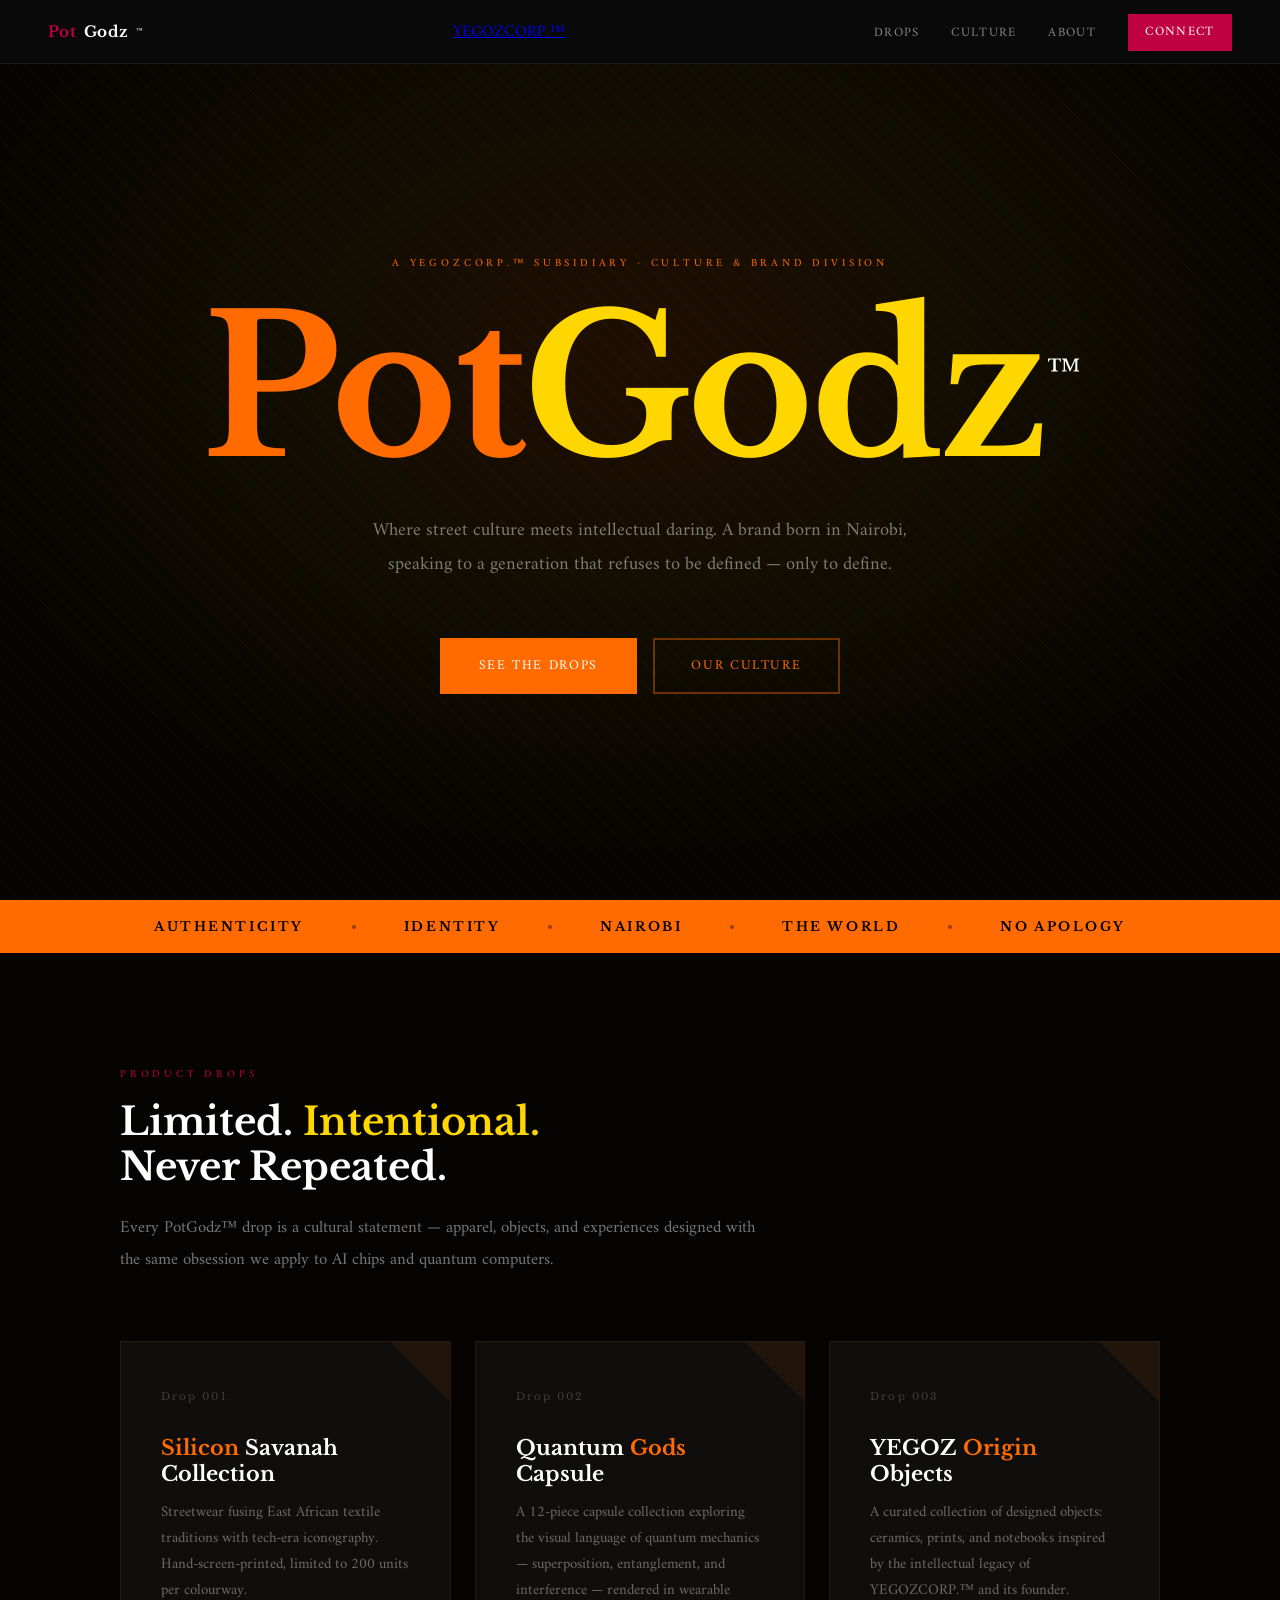
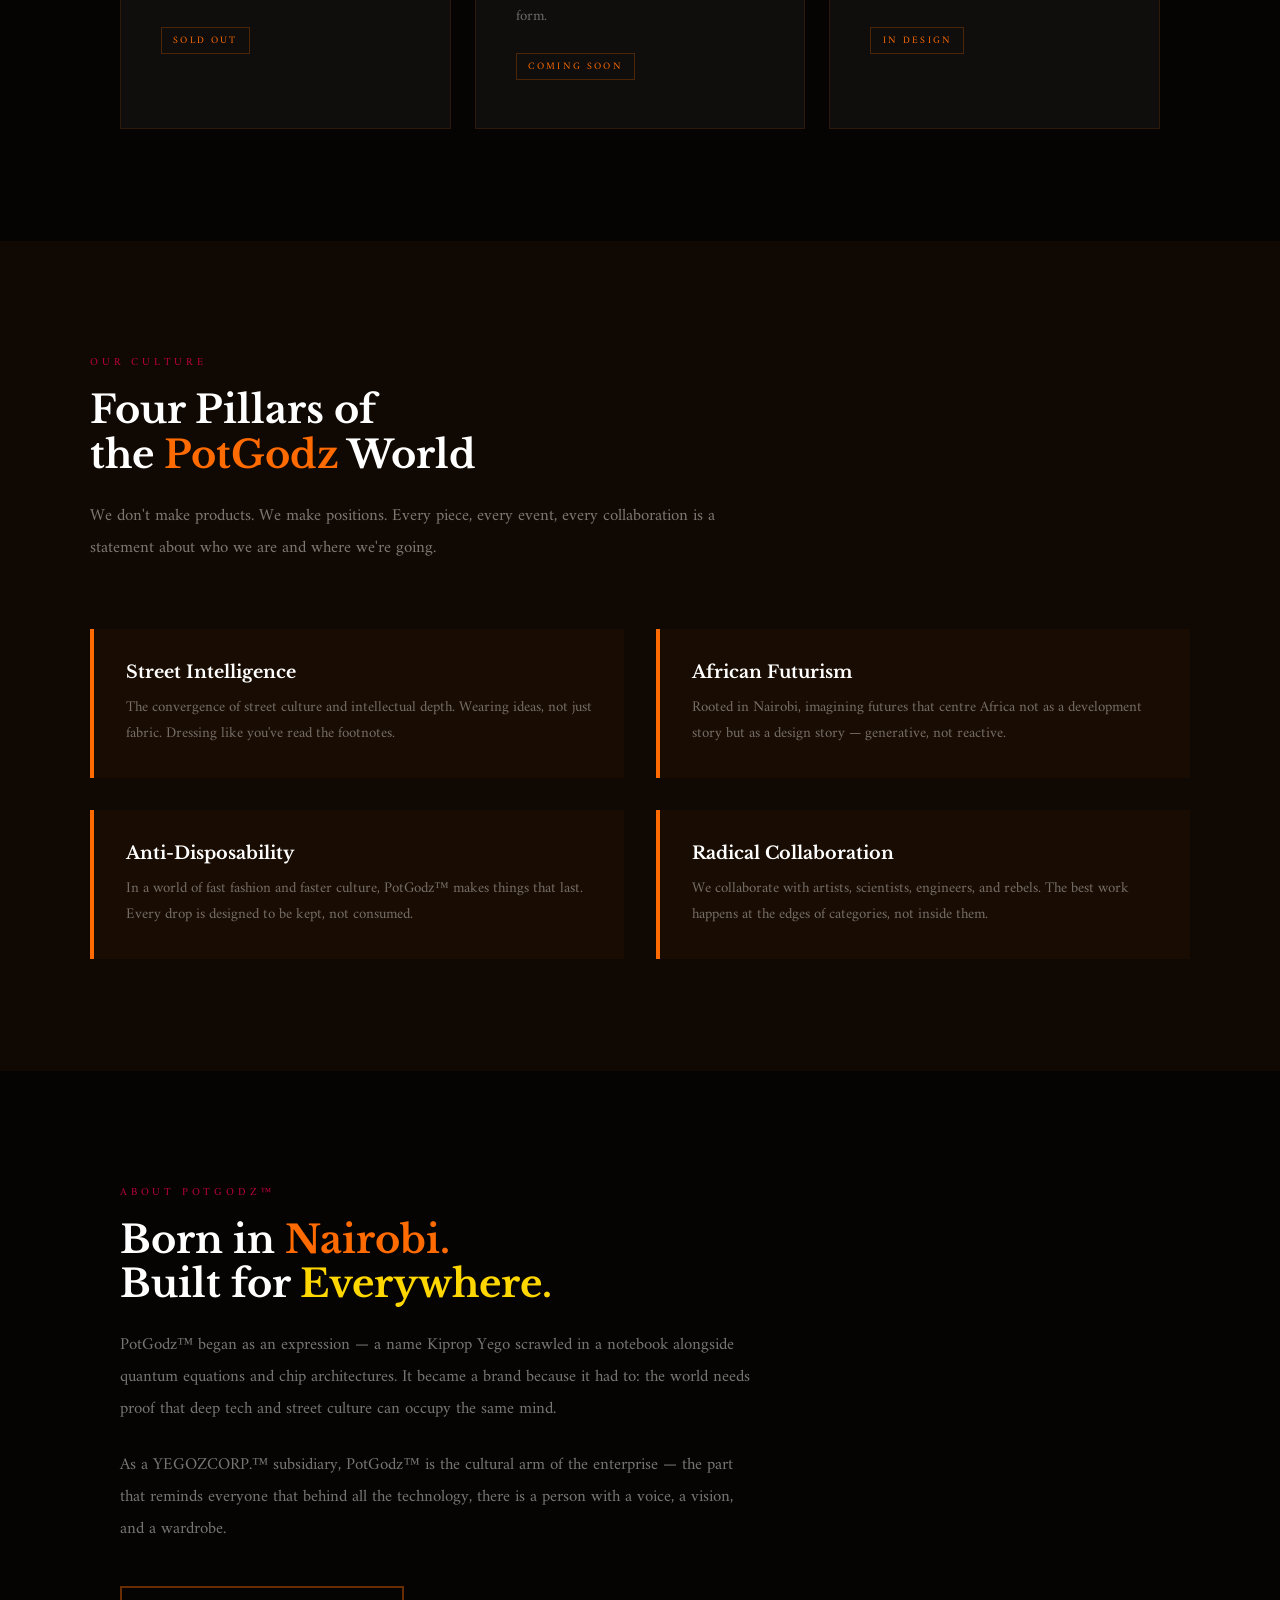
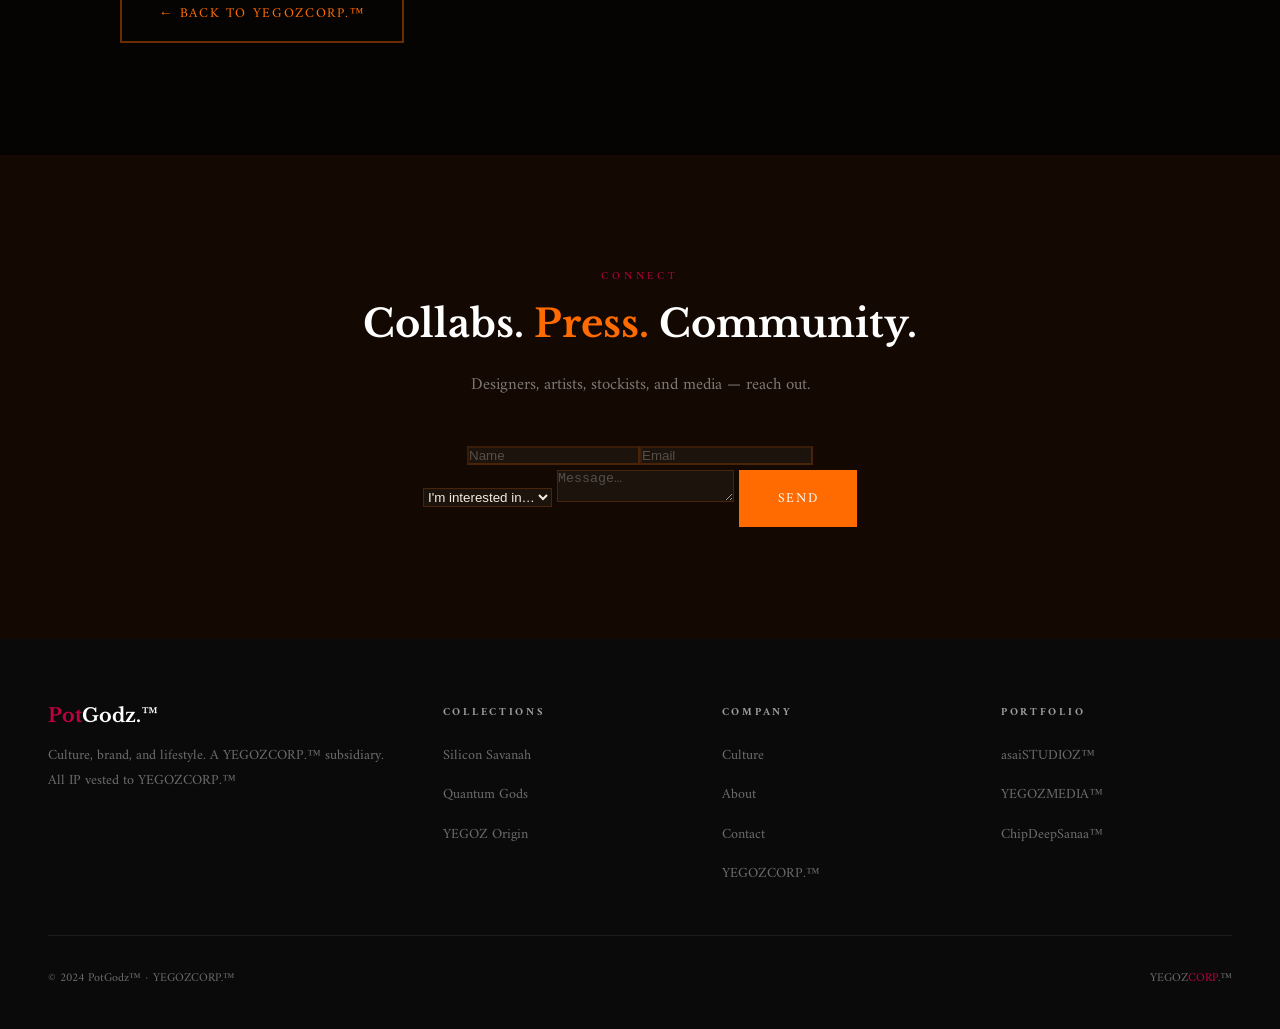
<file: subsidiaries/potgodz/index.html>
<!DOCTYPE html>
<html lang="en">
<head>
<meta charset="UTF-8">
<meta name="viewport" content="width=device-width, initial-scale=1.0">
<title>PotGodz™ — Culture, Brand & Lifestyle · A YEGOZCORP Company</title>
<link rel="stylesheet" href="../../css/shared.css">
<style>
:root { --accent: #ff6b00; --accent2: #ffd700; --bg: #060402; }
body { background: var(--bg); color: #f5ede0; font-family: 'Amiri', Georgia, serif; }
.g-nav { background: rgba(6,4,2,0.97); border-bottom-color: rgba(255,107,0,0.12); }
.g-nav-logo { color: #f5ede0; }
.g-nav-links a { color: rgba(255,255,255,0.45); }

.hero {
  min-height: 100vh; display: flex; flex-direction: column;
  justify-content: center; align-items: center; text-align: center;
  padding: 9rem 2rem 6rem; position: relative; overflow: hidden;
}
.hero-bg {
  position: absolute; inset: 0;
  background: radial-gradient(ellipse 80% 80% at 50% 40%, rgba(255,107,0,0.1) 0%, rgba(255,215,0,0.04) 40%, transparent 70%);
  pointer-events: none;
}
.hero-pattern {
  position: absolute; inset: 0; pointer-events: none; opacity: 0.04;
  background-image: repeating-linear-gradient(45deg, #ff6b00 0, #ff6b00 1px, transparent 0, transparent 50%);
  background-size: 20px 20px;
}
.hero-tag { font-size:0.68rem;letter-spacing:0.35em;text-transform:uppercase;color:var(--accent);margin-bottom:2rem;position:relative;z-index:1;animation:fadeUp 0.9s ease both;animation-delay:0.1s; }
.hero-title { font-family:'Libre Baskerville',Georgia,serif;font-size:clamp(5rem,15vw,14rem);font-weight:700;line-height:0.88;color:#fff;position:relative;z-index:1;animation:fadeUp 0.9s ease both;animation-delay:0.25s;letter-spacing:-0.02em; }
.hero-title .o { color:var(--accent); }
.hero-title .g2 { color:var(--accent2); }
.hero-title sup { font-size:0.22em;font-weight:400; }
.hero-sub { font-size:1.15rem;color:rgba(255,255,255,0.45);max-width:540px;line-height:1.85;margin:2.5rem auto 3.5rem;position:relative;z-index:1;animation:fadeUp 0.9s ease both;animation-delay:0.42s; }
.hero-btns { display:flex;gap:1rem;flex-wrap:wrap;justify-content:center;position:relative;z-index:1;animation:fadeUp 0.9s ease both;animation-delay:0.58s; }
.btn-orange { background:var(--accent);color:#fff;padding:0.9rem 2.3rem;border:2px solid var(--accent);font-family:'Amiri',serif;font-size:0.85rem;letter-spacing:0.12em;text-transform:uppercase;text-decoration:none;transition:all 0.3s;display:inline-block; }
.btn-orange:hover { background:transparent;color:var(--accent); }
.btn-orange-ghost { background:transparent;color:var(--accent);padding:0.9rem 2.3rem;border:2px solid rgba(255,107,0,0.4);font-family:'Amiri',serif;font-size:0.85rem;letter-spacing:0.12em;text-transform:uppercase;text-decoration:none;transition:all 0.3s;display:inline-block; }
.btn-orange-ghost:hover { background:var(--accent);color:#fff; }

/* VALUES STRIP */
.values-strip { background:var(--accent);padding:1.2rem 3rem;display:flex;justify-content:center;align-items:center;gap:3rem;flex-wrap:wrap; }
.val-item { font-family:'Libre Baskerville',Georgia,serif;font-size:0.8rem;font-weight:700;letter-spacing:0.2em;text-transform:uppercase;color:#000; }
.val-sep { width:4px;height:4px;background:#000;border-radius:50%;opacity:0.4; }

section { padding:7rem 5rem;max-width:1200px;margin:0 auto; }
.section-title { font-family:'Libre Baskerville',Georgia,serif;font-size:clamp(1.8rem,3vw,2.8rem);font-weight:700;color:#fff;line-height:1.15;margin-bottom:1.5rem; }
.section-title .o { color:var(--accent); }
.section-title .g2 { color:var(--accent2); }
.body-text { font-size:1.05rem;line-height:1.9;color:rgba(255,255,255,0.45);max-width:640px; }

/* DROPS GRID */
.drops-grid { display:grid;grid-template-columns:repeat(3,1fr);gap:1.5rem;margin-top:4rem; }
.drop-card { background:rgba(255,255,255,0.04);border:1px solid rgba(255,107,0,0.12);padding:3rem 2.5rem;position:relative;overflow:hidden;transition:border-color 0.3s; }
.drop-card:hover { border-color:rgba(255,107,0,0.4); }
.drop-card::before { content:'';position:absolute;top:0;right:0;width:60px;height:60px;background:var(--accent);opacity:0.07;clip-path:polygon(100% 0,0 0,100% 100%); }
.drop-num { font-family:'Libre Baskerville',Georgia,serif;font-size:0.65rem;letter-spacing:0.2em;color:rgba(255,255,255,0.2);margin-bottom:2rem;display:block; }
.drop-name { font-family:'Libre Baskerville',Georgia,serif;font-size:1.3rem;font-weight:700;color:#fff;margin-bottom:0.8rem; }
.drop-name .o { color:var(--accent); }
.drop-desc { font-size:0.93rem;line-height:1.75;color:rgba(255,255,255,0.38); }
.drop-status { display:inline-block;margin-top:1.5rem;font-size:0.62rem;letter-spacing:0.22em;text-transform:uppercase;color:var(--accent);border:1px solid rgba(255,107,0,0.25);padding:0.25rem 0.7rem; }

/* PILLARS */
.pillars { display:grid;grid-template-columns:repeat(2,1fr);gap:2rem;margin-top:4rem; }
.pillar { border-left:4px solid var(--accent);padding:2rem 2rem 2rem 2rem;background:rgba(255,107,0,0.04); }
.pillar h4 { font-family:'Libre Baskerville',Georgia,serif;font-size:1.1rem;font-weight:700;color:#fff;margin-bottom:0.7rem; }
.pillar p { font-size:0.93rem;line-height:1.75;color:rgba(255,255,255,0.4); }

.contact-form input,.contact-form textarea,.contact-form select { background:rgba(255,255,255,0.04);border-color:rgba(255,107,0,0.2);color:#f5ede0; }
.contact-form input::placeholder,.contact-form textarea::placeholder { color:rgba(255,255,255,0.25); }
.contact-form input:focus,.contact-form textarea:focus,.contact-form select:focus { border-color:var(--accent); }
.contact-form select option { background:var(--bg); }

@media(max-width:900px) { .hero{padding:8rem 2rem 5rem;} section{padding:5rem 2rem;} .drops-grid{grid-template-columns:1fr;} .pillars{grid-template-columns:1fr;} .values-strip{gap:1.5rem;} }
</style>
</head>
<body>
<nav class="g-nav dark-nav">
  <a href="index.html" class="g-nav-logo">
    <span class="r">Pot</span>Godz<sup style="font-size:0.5em">™</sup>
    <a href="../../index.html" class="parent-link">YEGOZCORP.™</a>
  </a>
  <ul class="g-nav-links">
    <li><a href="#drops">Drops</a></li>
    <li><a href="#culture">Culture</a></li>
    <li><a href="#about">About</a></li>
    <li><a href="#contact" class="nav-cta">Connect</a></li>
  </ul>
</nav>

<section class="hero" style="max-width:100%;padding:9rem 2rem 6rem">
  <div class="hero-bg"></div>
  <div class="hero-pattern"></div>
  <p class="hero-tag">A YEGOZCORP.™ Subsidiary · Culture & Brand Division</p>
  <h1 class="hero-title"><span class="o">Pot</span><span class="g2">Godz</span><sup>™</sup></h1>
  <p class="hero-sub">Where street culture meets intellectual daring. A brand born in Nairobi, speaking to a generation that refuses to be defined — only to define.</p>
  <div class="hero-btns">
    <a href="#drops" class="btn-orange">See the Drops</a>
    <a href="#culture" class="btn-orange-ghost">Our Culture</a>
  </div>
</section>

<div class="values-strip">
  <span class="val-item">Authenticity</span>
  <span class="val-sep"></span>
  <span class="val-item">Identity</span>
  <span class="val-sep"></span>
  <span class="val-item">Nairobi</span>
  <span class="val-sep"></span>
  <span class="val-item">The World</span>
  <span class="val-sep"></span>
  <span class="val-item">No Apology</span>
</div>

<section id="drops">
  <span class="section-label reveal">Product Drops</span>
  <h2 class="section-title reveal">Limited. <span class="g2">Intentional.</span><br>Never Repeated.</h2>
  <p class="body-text reveal">Every PotGodz™ drop is a cultural statement — apparel, objects, and experiences designed with the same obsession we apply to AI chips and quantum computers.</p>
  <div class="drops-grid">
    <div class="drop-card reveal"><span class="drop-num">Drop 001</span><div class="drop-name"><span class="o">Silicon</span> Savanah Collection</div><p class="drop-desc">Streetwear fusing East African textile traditions with tech-era iconography. Hand-screen-printed, limited to 200 units per colourway.</p><span class="drop-status">Sold Out</span></div>
    <div class="drop-card reveal reveal-d1"><span class="drop-num">Drop 002</span><div class="drop-name">Quantum <span class="o">Gods</span> Capsule</div><p class="drop-desc">A 12-piece capsule collection exploring the visual language of quantum mechanics — superposition, entanglement, and interference — rendered in wearable form.</p><span class="drop-status">Coming Soon</span></div>
    <div class="drop-card reveal reveal-d2"><span class="drop-num">Drop 003</span><div class="drop-name">YEGOZ <span class="o">Origin</span> Objects</div><p class="drop-desc">A curated collection of designed objects: ceramics, prints, and notebooks inspired by the intellectual legacy of YEGOZCORP.™ and its founder.</p><span class="drop-status">In Design</span></div>
  </div>
</section>

<section id="culture" style="background:rgba(255,107,0,0.04);max-width:100%;padding:7rem 5rem">
  <div style="max-width:1100px;margin:0 auto">
    <span class="section-label reveal">Our Culture</span>
    <h2 class="section-title reveal">Four Pillars of<br>the <span class="o">PotGodz</span> World</h2>
    <p class="body-text reveal" style="margin-bottom:0">We don't make products. We make positions. Every piece, every event, every collaboration is a statement about who we are and where we're going.</p>
    <div class="pillars">
      <div class="pillar reveal"><h4>Street Intelligence</h4><p>The convergence of street culture and intellectual depth. Wearing ideas, not just fabric. Dressing like you've read the footnotes.</p></div>
      <div class="pillar reveal reveal-d1"><h4>African Futurism</h4><p>Rooted in Nairobi, imagining futures that centre Africa not as a development story but as a design story — generative, not reactive.</p></div>
      <div class="pillar reveal reveal-d2"><h4>Anti-Disposability</h4><p>In a world of fast fashion and faster culture, PotGodz™ makes things that last. Every drop is designed to be kept, not consumed.</p></div>
      <div class="pillar reveal reveal-d3"><h4>Radical Collaboration</h4><p>We collaborate with artists, scientists, engineers, and rebels. The best work happens at the edges of categories, not inside them.</p></div>
    </div>
  </div>
</section>

<section id="about">
  <span class="section-label reveal">About PotGodz™</span>
  <h2 class="section-title reveal">Born in <span class="o">Nairobi.</span><br>Built for <span class="g2">Everywhere.</span></h2>
  <p class="body-text reveal" style="margin-bottom:1.5rem">PotGodz™ began as an expression — a name Kiprop Yego scrawled in a notebook alongside quantum equations and chip architectures. It became a brand because it had to: the world needs proof that deep tech and street culture can occupy the same mind.</p>
  <p class="body-text reveal">As a YEGOZCORP.™ subsidiary, PotGodz™ is the cultural arm of the enterprise — the part that reminds everyone that behind all the technology, there is a person with a voice, a vision, and a wardrobe.</p>
  <div style="margin-top:2.5rem" class="reveal"><a href="../../index.html" class="btn-orange-ghost">← Back to YEGOZCORP.™</a></div>
</section>

<section id="contact" style="background:rgba(255,107,0,0.05);max-width:100%;padding:7rem 3rem">
  <div style="max-width:660px;margin:0 auto;text-align:center">
    <span class="section-label reveal">Connect</span>
    <h2 class="section-title reveal" style="text-align:center">Collabs. <span class="o">Press.</span> Community.</h2>
    <p class="body-text reveal" style="text-align:center;margin:0 auto 2.5rem">Designers, artists, stockists, and media — reach out.</p>
    <form class="contact-form reveal">
      <div class="form-row"><input type="text" placeholder="Name" required><input type="email" placeholder="Email" required></div>
      <select><option value="" disabled selected>I'm interested in…</option><option>Collaboration</option><option>Stockist / Retail</option><option>Press & Media</option><option>Community</option><option>General</option></select>
      <textarea placeholder="Message…"></textarea>
      <button type="submit" class="btn-orange">Send</button>
    </form>
  </div>
</section>

<footer class="g-footer">
  <div class="g-footer-top">
    <div class="g-footer-brand"><span class="logo"><span class="r">Pot</span>Godz.™</span><p>Culture, brand, and lifestyle. A YEGOZCORP.™ subsidiary. All IP vested to YEGOZCORP.™</p></div>
    <div class="g-footer-col"><h4>Collections</h4><ul><li><a href="#">Silicon Savanah</a></li><li><a href="#">Quantum Gods</a></li><li><a href="#">YEGOZ Origin</a></li></ul></div>
    <div class="g-footer-col"><h4>Company</h4><ul><li><a href="#culture">Culture</a></li><li><a href="#about">About</a></li><li><a href="#contact">Contact</a></li><li><a href="../../index.html">YEGOZCORP.™</a></li></ul></div>
    <div class="g-footer-col"><h4>Portfolio</h4><ul><li><a href="../asaistudioz/index.html">asaiSTUDIOZ™</a></li><li><a href="../yegomedia/index.html">YEGOZMEDIA™</a></li><li><a href="../chipdeepsanaa/index.html">ChipDeepSanaa™</a></li></ul></div>
  </div>
  <div class="g-footer-bottom"><span>© 2024 PotGodz™ · YEGOZCORP.™</span><a href="../../index.html">YEGOZ<span style="color:var(--crimson)">CORP</span>.™</a></div>
</footer>
<script src="../../js/main.js"></script>
</body>
</html>
</file>
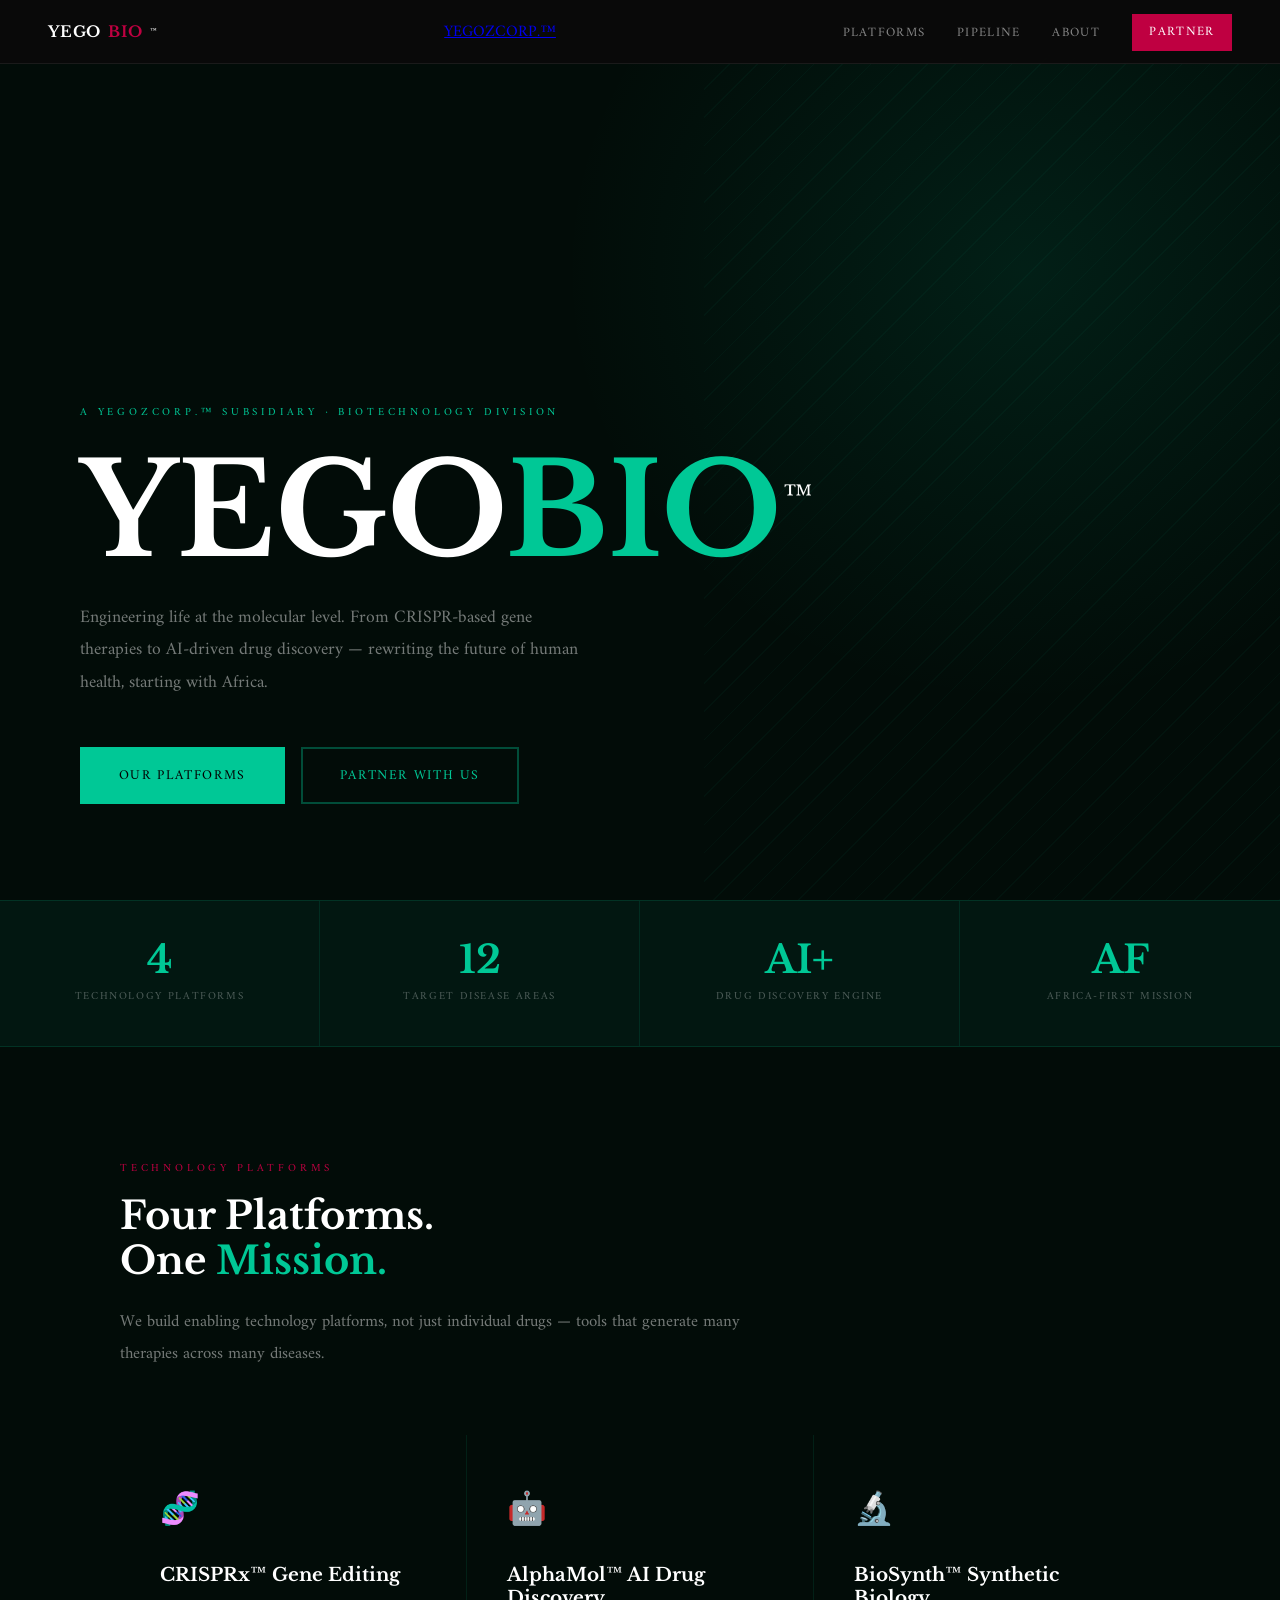
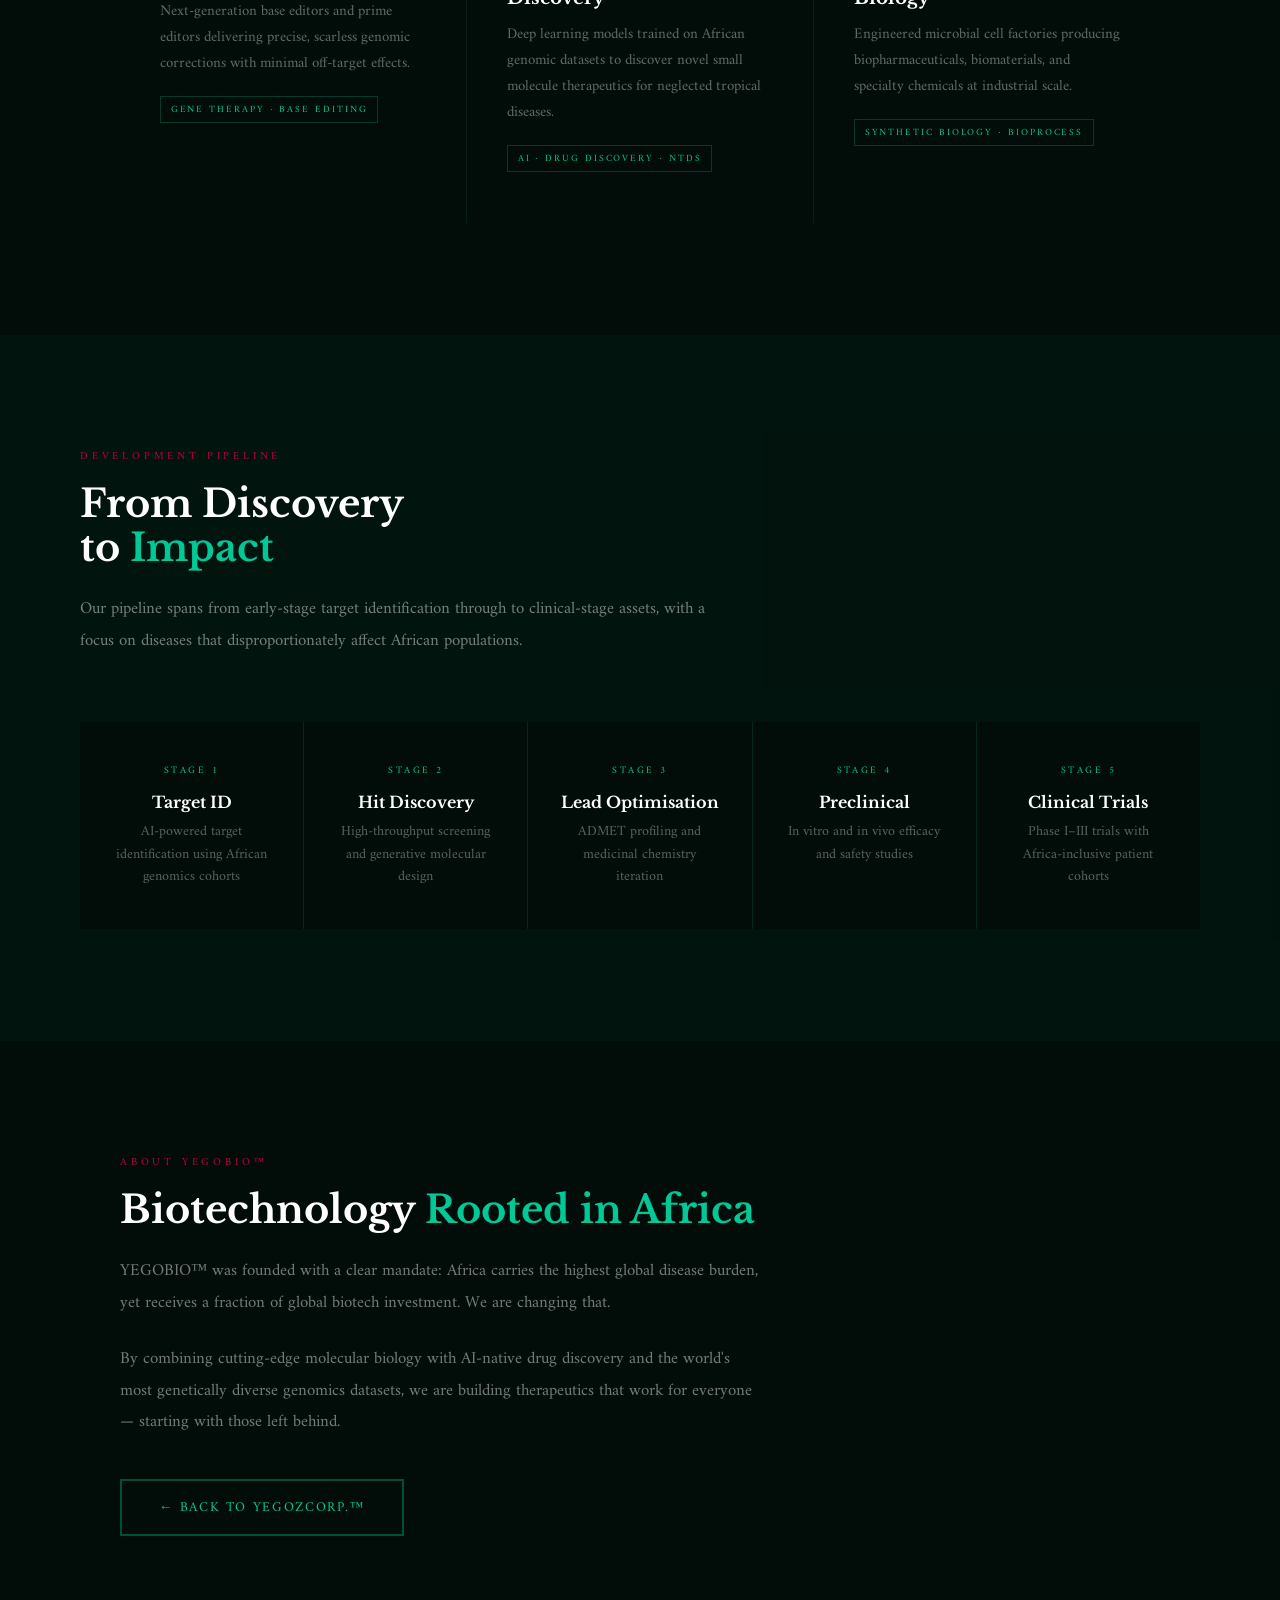
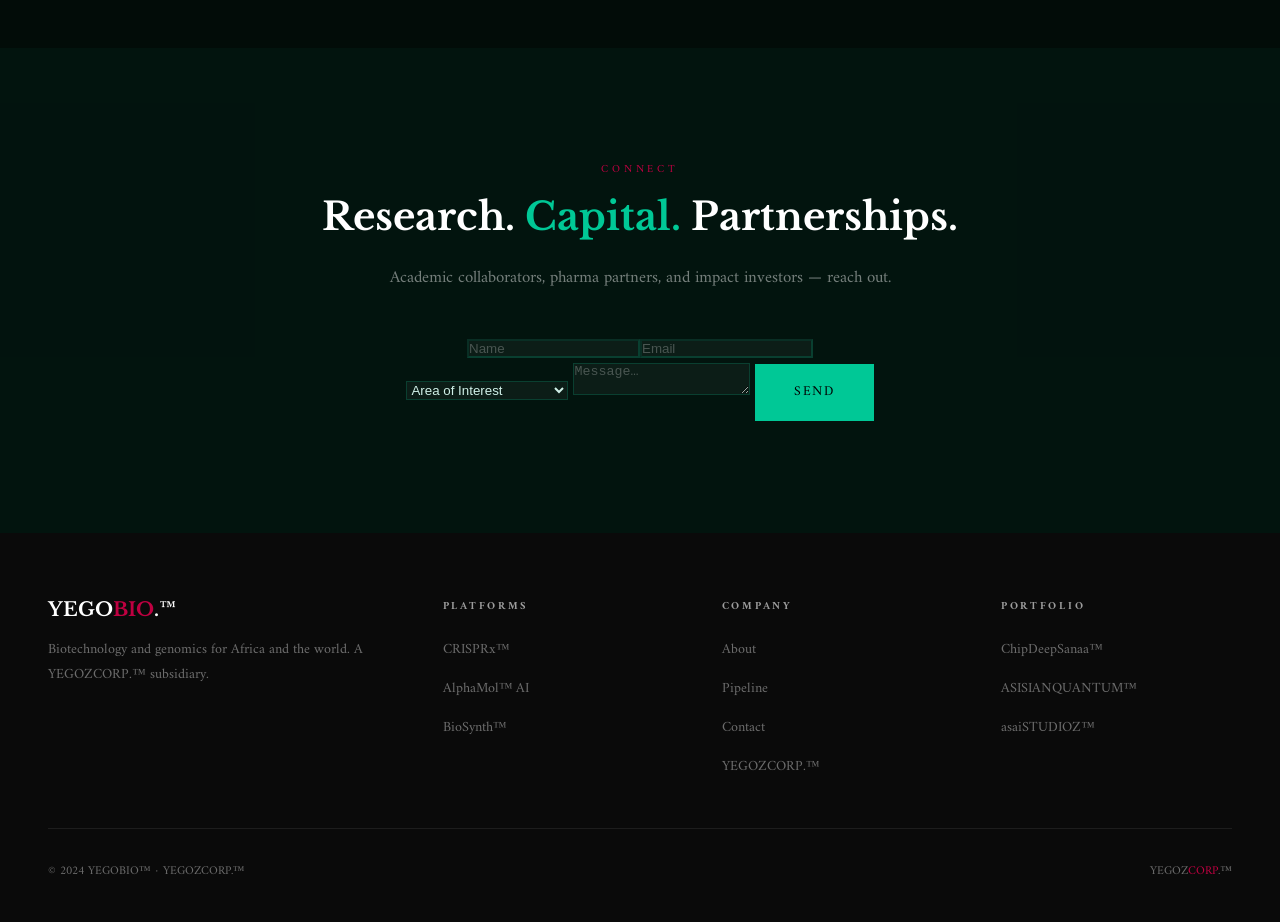
<file: subsidiaries/yegobio/index.html>
<!DOCTYPE html>
<html lang="en">
<head>
<meta charset="UTF-8">
<meta name="viewport" content="width=device-width, initial-scale=1.0">
<title>YEGOBIO™ — Biotechnology & Genomics · A YEGOZCORP Company</title>
<link rel="stylesheet" href="../../css/shared.css">
<style>
:root { --accent: #00c896; --accent-dark: #008f69; --bg: #020c08; }
body { background: var(--bg); color: #d0f0e8; }
.g-nav { background: rgba(2,12,8,0.97); border-bottom-color: rgba(0,200,150,0.12); }
.g-nav-logo { color: #d0f0e8; }
.g-nav-links a { color: rgba(255,255,255,0.45); }

.hero {
  min-height: 100vh; display: flex; flex-direction: column;
  justify-content: flex-end; align-items: flex-start;
  padding: 9rem 5rem 6rem; position: relative; overflow: hidden;
}
.hero-bg {
  position: absolute; inset: 0; pointer-events: none;
  background: radial-gradient(ellipse 60% 80% at 80% 30%, rgba(0,200,150,0.1) 0%, transparent 60%);
}
.dna-lines {
  position: absolute; right: 0; top: 0; bottom: 0; width: 45%;
  background: repeating-linear-gradient(
    -45deg, rgba(0,200,150,0.04) 0px, rgba(0,200,150,0.04) 1px,
    transparent 1px, transparent 20px
  );
  pointer-events: none;
}
.hero-tag { font-size:0.68rem;letter-spacing:0.35em;text-transform:uppercase;color:var(--accent);margin-bottom:2rem;position:relative;z-index:1;animation:fadeUp 0.9s ease both;animation-delay:0.1s; }
.hero-title { font-family:'Libre Baskerville',Georgia,serif;font-size:clamp(3.5rem,10vw,9rem);font-weight:700;line-height:0.9;color:#fff;max-width:700px;position:relative;z-index:1;animation:fadeUp 0.9s ease both;animation-delay:0.28s; }
.hero-title .g { color:var(--accent); }
.hero-title sup { font-size:0.28em;font-weight:400; }
.hero-sub { font-size:1.1rem;color:rgba(255,255,255,0.45);max-width:500px;line-height:1.85;margin:2rem 0 3rem;position:relative;z-index:1;animation:fadeUp 0.9s ease both;animation-delay:0.44s; }
.hero-btns { display:flex;gap:1rem;flex-wrap:wrap;position:relative;z-index:1;animation:fadeUp 0.9s ease both;animation-delay:0.6s; }
.btn-green { background:var(--accent);color:#000;padding:0.9rem 2.3rem;border:2px solid var(--accent);font-family:'Amiri',serif;font-size:0.85rem;letter-spacing:0.12em;text-transform:uppercase;text-decoration:none;transition:all 0.3s;display:inline-block; }
.btn-green:hover { background:transparent;color:var(--accent); }
.btn-green-ghost { background:transparent;color:var(--accent);padding:0.9rem 2.3rem;border:2px solid rgba(0,200,150,0.35);font-family:'Amiri',serif;font-size:0.85rem;letter-spacing:0.12em;text-transform:uppercase;text-decoration:none;transition:all 0.3s;display:inline-block; }
.btn-green-ghost:hover { background:var(--accent);color:#000; }

.stats-row { display:grid;grid-template-columns:repeat(4,1fr);background:rgba(0,200,150,0.06);border-top:1px solid rgba(0,200,150,0.15);border-bottom:1px solid rgba(0,200,150,0.15); }
.s-item { padding:2.5rem 2rem;text-align:center;border-right:1px solid rgba(0,200,150,0.12); }
.s-item:last-child { border-right:none; }
.s-num { font-family:'Libre Baskerville',Georgia,serif;font-size:2.4rem;font-weight:700;color:var(--accent);line-height:1; }
.s-lbl { font-size:0.68rem;letter-spacing:0.15em;text-transform:uppercase;color:rgba(255,255,255,0.3);margin-top:0.5rem; }

section { padding:7rem 5rem;max-width:1200px;margin:0 auto; }
.section-title { font-family:'Libre Baskerville',Georgia,serif;font-size:clamp(1.8rem,3vw,2.8rem);font-weight:700;color:#fff;line-height:1.15;margin-bottom:1.5rem; }
.section-title .g { color:var(--accent); }
.body-text { font-size:1.05rem;line-height:1.9;color:rgba(255,255,255,0.45);max-width:640px; }

.platforms-grid { display:grid;grid-template-columns:repeat(3,1fr);gap:1px;background:rgba(0,200,150,0.1);margin-top:4rem; }
.platform-card { background:var(--bg);padding:3rem 2.5rem;border-bottom:3px solid transparent;transition:border-color 0.3s; }
.platform-card:hover { border-color:var(--accent); }
.p-icon { font-size:2rem;margin-bottom:1.5rem;display:block; }
.p-name { font-family:'Libre Baskerville',Georgia,serif;font-size:1.15rem;font-weight:700;color:#fff;margin-bottom:0.8rem; }
.p-desc { font-size:0.93rem;line-height:1.75;color:rgba(255,255,255,0.38); }
.p-tag { display:inline-block;margin-top:1.2rem;font-size:0.6rem;letter-spacing:0.2em;text-transform:uppercase;color:var(--accent);border:1px solid rgba(0,200,150,0.25);padding:0.25rem 0.6rem; }

.pipeline-section { background:rgba(0,200,150,0.04);max-width:100%;padding:7rem 5rem; }
.pipeline-grid { display:grid;grid-template-columns:repeat(auto-fit,minmax(220px,1fr));gap:1px;background:rgba(0,200,150,0.1);margin-top:4rem; }
.pipe-step { background:var(--bg);padding:2.5rem 2rem;text-align:center; }
.pipe-phase { font-size:0.62rem;letter-spacing:0.25em;text-transform:uppercase;color:var(--accent);margin-bottom:0.8rem;display:block; }
.pipe-name { font-family:'Libre Baskerville',Georgia,serif;font-size:1rem;font-weight:700;color:#fff;margin-bottom:0.6rem; }
.pipe-desc { font-size:0.88rem;line-height:1.6;color:rgba(255,255,255,0.35); }

.contact-form input,.contact-form textarea,.contact-form select { background:rgba(255,255,255,0.04);border-color:rgba(0,200,150,0.2);color:#d0f0e8; }
.contact-form input::placeholder,.contact-form textarea::placeholder { color:rgba(255,255,255,0.25); }
.contact-form input:focus,.contact-form textarea:focus,.contact-form select:focus { border-color:var(--accent); }
.contact-form select option { background:var(--bg); }

@media(max-width:900px) { .hero{padding:8rem 2rem 5rem;} section{padding:5rem 2rem;} .platforms-grid{grid-template-columns:1fr;} .stats-row{grid-template-columns:1fr 1fr;} }
</style>
</head>
<body>
<nav class="g-nav dark-nav">
  <a href="index.html" class="g-nav-logo">YEGO<span class="r">BIO</span><sup style="font-size:0.5em">™</sup>
    <a href="../../index.html" class="parent-link">YEGOZCORP.™</a>
  </a>
  <ul class="g-nav-links">
    <li><a href="#platforms">Platforms</a></li>
    <li><a href="#pipeline">Pipeline</a></li>
    <li><a href="#about">About</a></li>
    <li><a href="#contact" class="nav-cta">Partner</a></li>
  </ul>
</nav>

<section class="hero" style="max-width:100%;padding:9rem 5rem 6rem">
  <div class="hero-bg"></div>
  <div class="dna-lines"></div>
  <p class="hero-tag">A YEGOZCORP.™ Subsidiary · Biotechnology Division</p>
  <h1 class="hero-title">YEGO<span class="g">BIO</span><sup>™</sup></h1>
  <p class="hero-sub">Engineering life at the molecular level. From CRISPR-based gene therapies to AI-driven drug discovery — rewriting the future of human health, starting with Africa.</p>
  <div class="hero-btns">
    <a href="#platforms" class="btn-green">Our Platforms</a>
    <a href="#contact" class="btn-green-ghost">Partner With Us</a>
  </div>
</section>

<div class="stats-row">
  <div class="s-item reveal"><div class="s-num">4</div><div class="s-lbl">Technology Platforms</div></div>
  <div class="s-item reveal reveal-d1"><div class="s-num">12</div><div class="s-lbl">Target Disease Areas</div></div>
  <div class="s-item reveal reveal-d2"><div class="s-num">AI+</div><div class="s-lbl">Drug Discovery Engine</div></div>
  <div class="s-item reveal reveal-d3"><div class="s-num">AF</div><div class="s-lbl">Africa-First Mission</div></div>
</div>

<section id="platforms">
  <span class="section-label reveal">Technology Platforms</span>
  <h2 class="section-title reveal">Four Platforms.<br>One <span class="g">Mission.</span></h2>
  <p class="body-text reveal">We build enabling technology platforms, not just individual drugs — tools that generate many therapies across many diseases.</p>
  <div class="platforms-grid">
    <div class="platform-card reveal"><span class="p-icon">🧬</span><div class="p-name">CRISPRx™ Gene Editing</div><p class="p-desc">Next-generation base editors and prime editors delivering precise, scarless genomic corrections with minimal off-target effects.</p><span class="p-tag">Gene Therapy · Base Editing</span></div>
    <div class="platform-card reveal reveal-d1"><span class="p-icon">🤖</span><div class="p-name">AlphaMol™ AI Drug Discovery</div><p class="p-desc">Deep learning models trained on African genomic datasets to discover novel small molecule therapeutics for neglected tropical diseases.</p><span class="p-tag">AI · Drug Discovery · NTDs</span></div>
    <div class="platform-card reveal reveal-d2"><span class="p-icon">🔬</span><div class="p-name">BioSynth™ Synthetic Biology</div><p class="p-desc">Engineered microbial cell factories producing biopharmaceuticals, biomaterials, and specialty chemicals at industrial scale.</p><span class="p-tag">Synthetic Biology · Bioprocess</span></div>
  </div>
</section>

<section class="pipeline-section" id="pipeline" style="max-width:100%">
  <div style="max-width:1200px;margin:0 auto">
    <span class="section-label reveal">Development Pipeline</span>
    <h2 class="section-title reveal">From Discovery<br>to <span class="g">Impact</span></h2>
    <p class="body-text reveal">Our pipeline spans from early-stage target identification through to clinical-stage assets, with a focus on diseases that disproportionately affect African populations.</p>
    <div class="pipeline-grid">
      <div class="pipe-step reveal"><span class="pipe-phase">Stage 1</span><div class="pipe-name">Target ID</div><p class="pipe-desc">AI-powered target identification using African genomics cohorts</p></div>
      <div class="pipe-step reveal reveal-d1"><span class="pipe-phase">Stage 2</span><div class="pipe-name">Hit Discovery</div><p class="pipe-desc">High-throughput screening and generative molecular design</p></div>
      <div class="pipe-step reveal reveal-d2"><span class="pipe-phase">Stage 3</span><div class="pipe-name">Lead Optimisation</div><p class="pipe-desc">ADMET profiling and medicinal chemistry iteration</p></div>
      <div class="pipe-step reveal reveal-d3"><span class="pipe-phase">Stage 4</span><div class="pipe-name">Preclinical</div><p class="pipe-desc">In vitro and in vivo efficacy and safety studies</p></div>
      <div class="pipe-step reveal"><span class="pipe-phase">Stage 5</span><div class="pipe-name">Clinical Trials</div><p class="pipe-desc">Phase I–III trials with Africa-inclusive patient cohorts</p></div>
    </div>
  </div>
</section>

<section id="about">
  <span class="section-label reveal">About YEGOBIO™</span>
  <h2 class="section-title reveal">Biotechnology <span class="g">Rooted in Africa</span></h2>
  <p class="body-text reveal" style="margin-bottom:1.5rem">YEGOBIO™ was founded with a clear mandate: Africa carries the highest global disease burden, yet receives a fraction of global biotech investment. We are changing that.</p>
  <p class="body-text reveal">By combining cutting-edge molecular biology with AI-native drug discovery and the world's most genetically diverse genomics datasets, we are building therapeutics that work for everyone — starting with those left behind.</p>
  <div style="margin-top:2.5rem" class="reveal"><a href="../../index.html" class="btn-green-ghost">← Back to YEGOZCORP.™</a></div>
</section>

<section id="contact" style="background:rgba(0,200,150,0.04);max-width:100%;padding:7rem 3rem">
  <div style="max-width:660px;margin:0 auto;text-align:center">
    <span class="section-label reveal">Connect</span>
    <h2 class="section-title reveal" style="text-align:center">Research. <span class="g">Capital.</span> Partnerships.</h2>
    <p class="body-text reveal" style="text-align:center;margin:0 auto 2.5rem">Academic collaborators, pharma partners, and impact investors — reach out.</p>
    <form class="contact-form reveal">
      <div class="form-row"><input type="text" placeholder="Name" required><input type="email" placeholder="Email" required></div>
      <select><option value="" disabled selected>Area of Interest</option><option>Research Collaboration</option><option>Clinical Partnership</option><option>Investment</option><option>Licensing</option><option>General</option></select>
      <textarea placeholder="Message…"></textarea>
      <button type="submit" class="btn-green">Send</button>
    </form>
  </div>
</section>

<footer class="g-footer">
  <div class="g-footer-top">
    <div class="g-footer-brand"><span class="logo">YEGO<span class="r">BIO</span>.™</span><p>Biotechnology and genomics for Africa and the world. A YEGOZCORP.™ subsidiary.</p></div>
    <div class="g-footer-col"><h4>Platforms</h4><ul><li><a href="#">CRISPRx™</a></li><li><a href="#">AlphaMol™ AI</a></li><li><a href="#">BioSynth™</a></li></ul></div>
    <div class="g-footer-col"><h4>Company</h4><ul><li><a href="#about">About</a></li><li><a href="#pipeline">Pipeline</a></li><li><a href="#contact">Contact</a></li><li><a href="../../index.html">YEGOZCORP.™</a></li></ul></div>
    <div class="g-footer-col"><h4>Portfolio</h4><ul><li><a href="../chipdeepsanaa/index.html">ChipDeepSanaa™</a></li><li><a href="../asisianquantum/index.html">ASISIANQUANTUM™</a></li><li><a href="../asaistudioz/index.html">asaiSTUDIOZ™</a></li></ul></div>
  </div>
  <div class="g-footer-bottom"><span>© 2024 YEGOBIO™ · YEGOZCORP.™</span><a href="../../index.html">YEGOZ<span style="color:var(--crimson)">CORP</span>.™</a></div>
</footer>
<script src="../../js/main.js"></script>
</body>
</html>
</file>
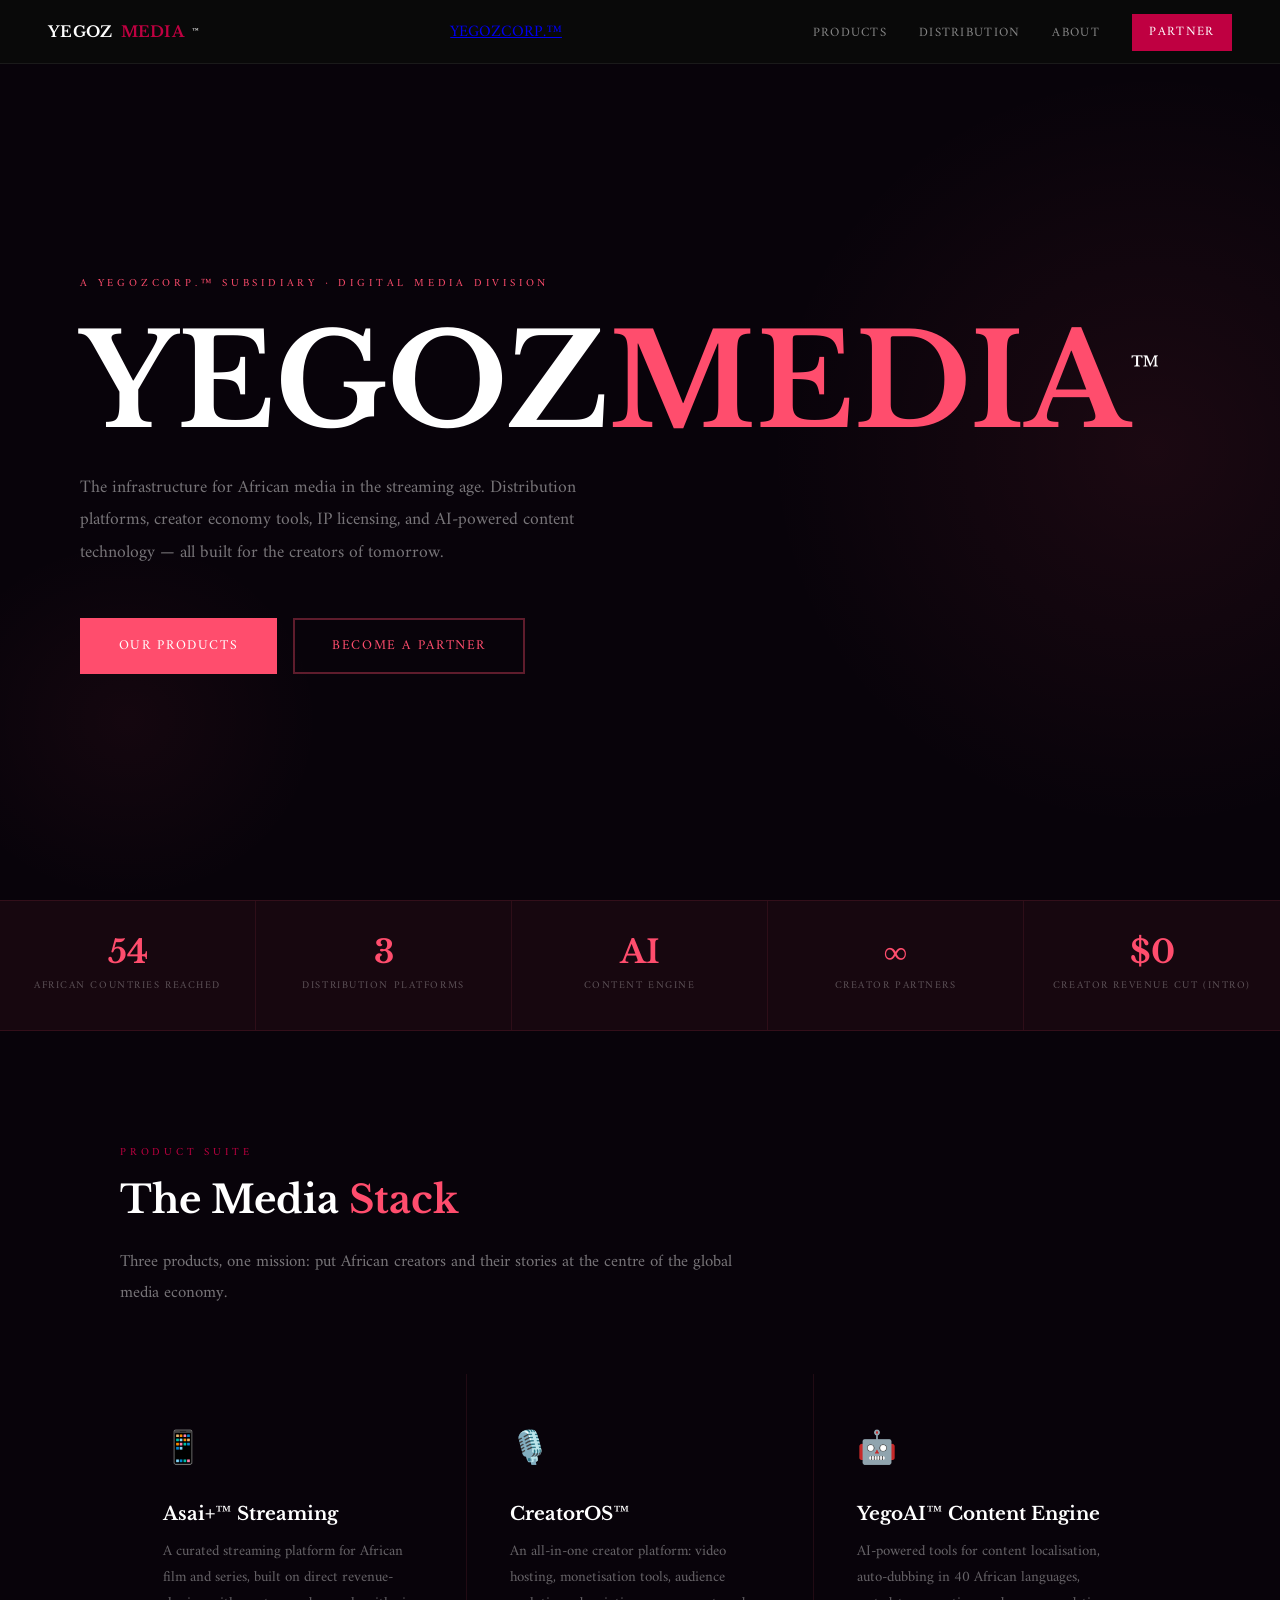
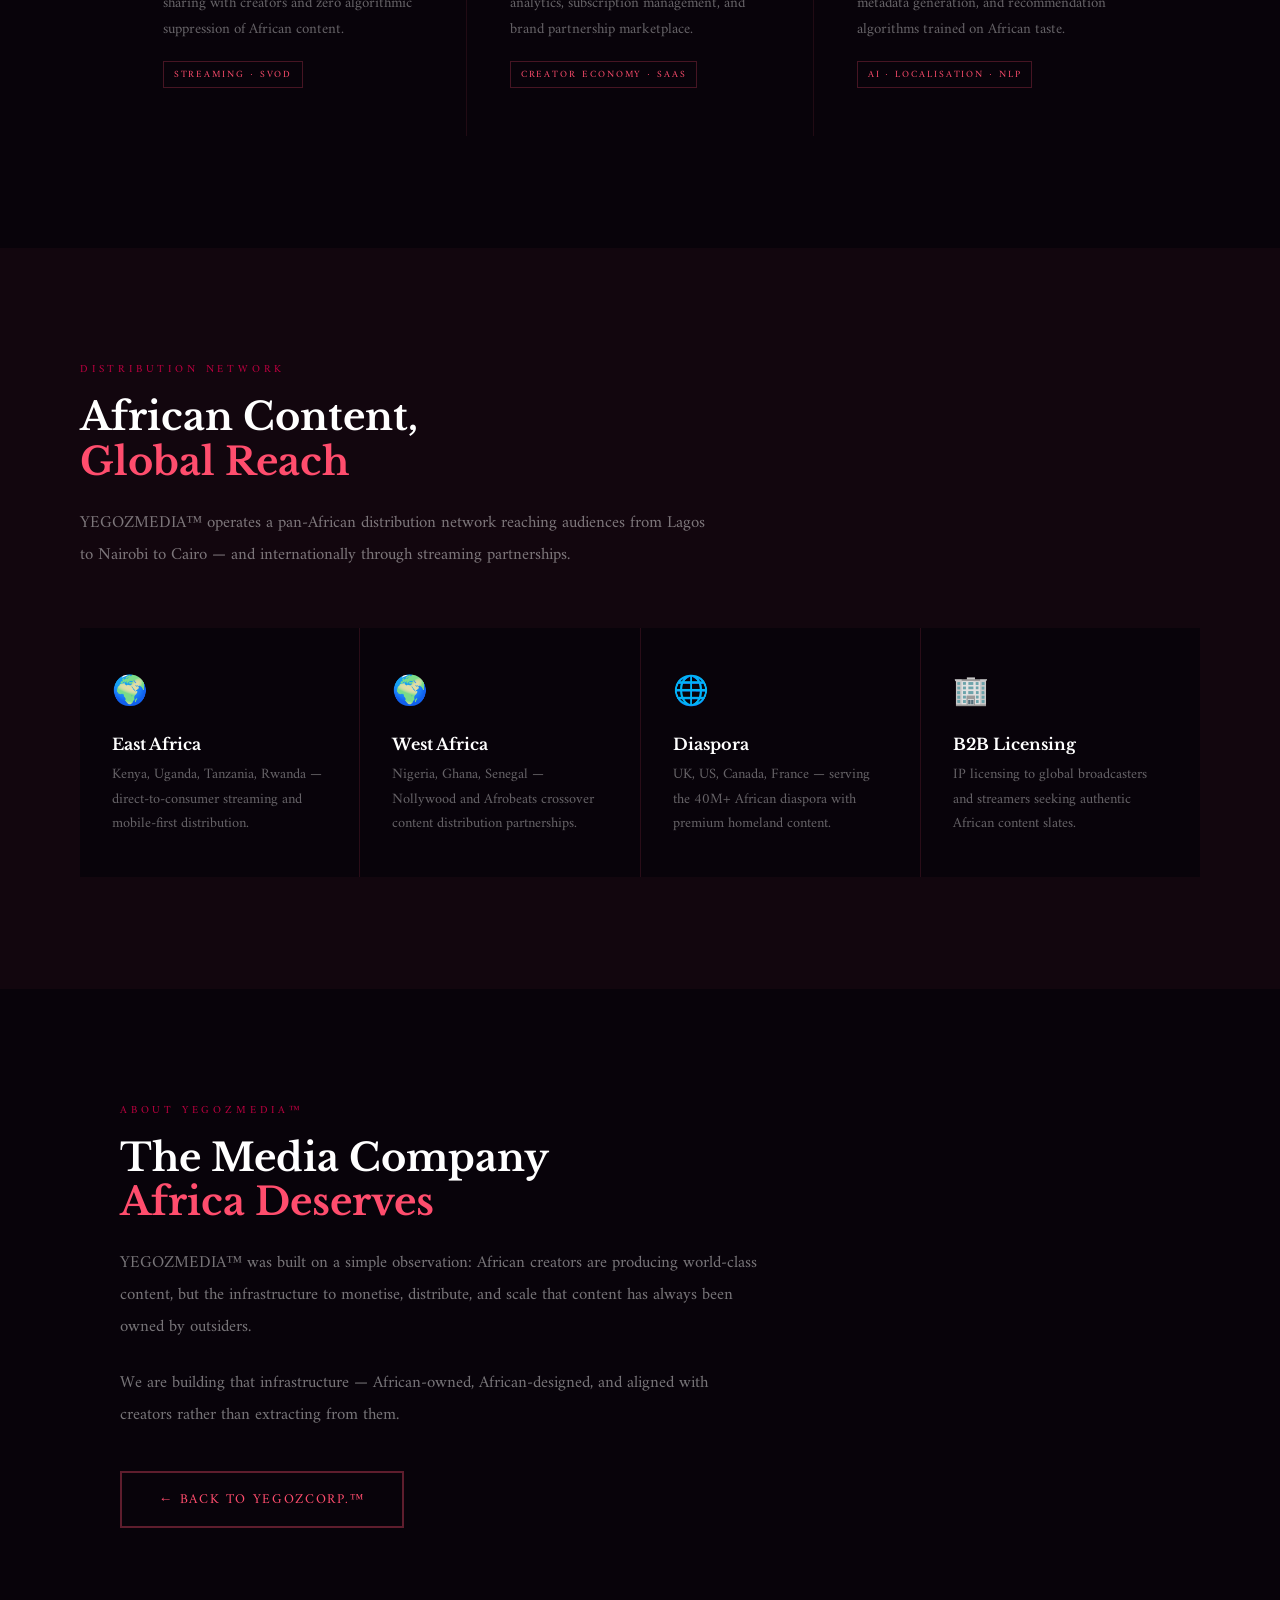
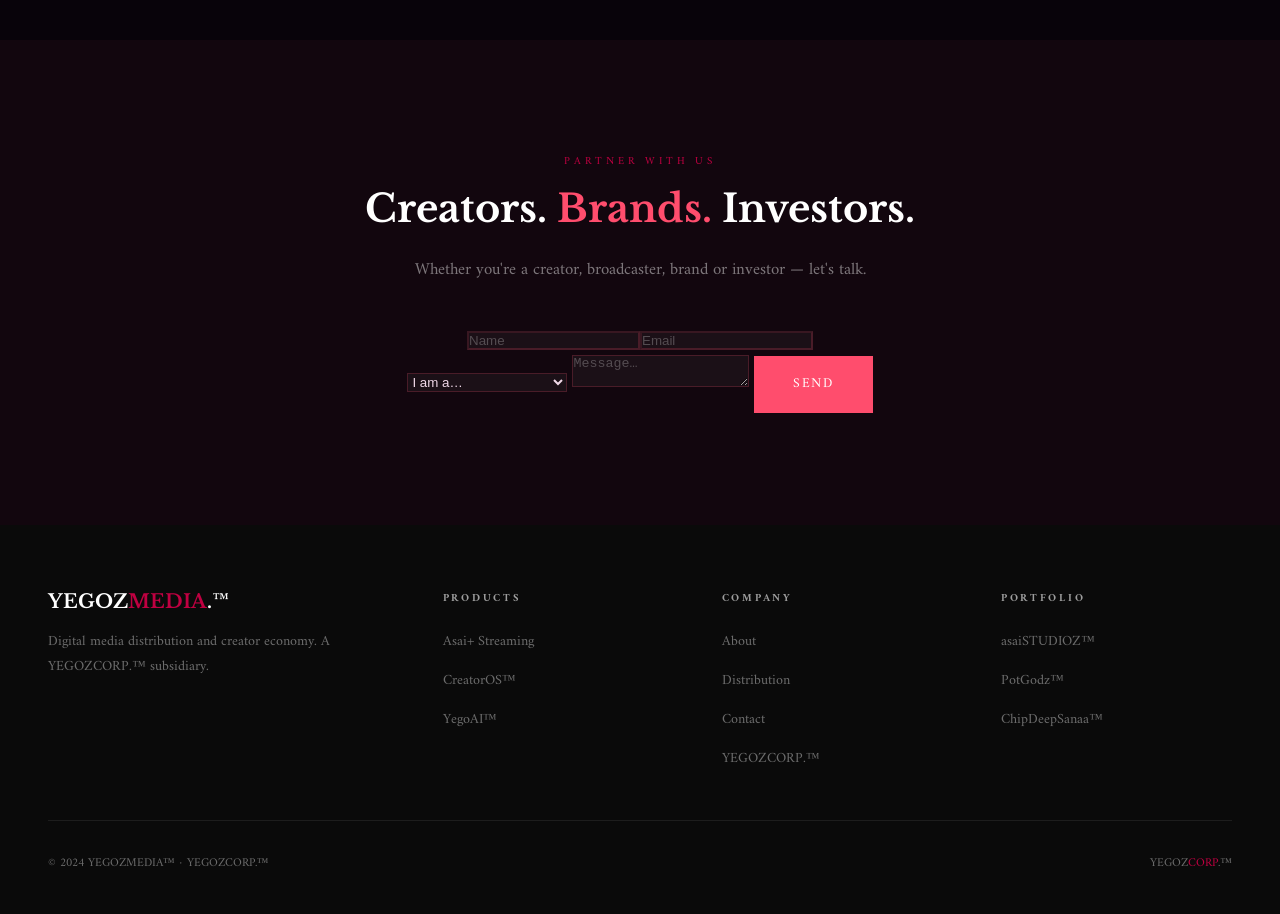
<file: subsidiaries/yegomedia/index.html>
<!DOCTYPE html>
<html lang="en">
<head>
<meta charset="UTF-8">
<meta name="viewport" content="width=device-width, initial-scale=1.0">
<title>YEGOZMEDIA™ — Digital Media & Distribution · A YEGOZCORP Company</title>
<link rel="stylesheet" href="../../css/shared.css">
<style>
:root { --accent: #ff4d6d; --bg: #08030a; }
body { background: var(--bg); color: #f0d8e8; }
.g-nav { background: rgba(8,3,10,0.97); border-bottom-color: rgba(255,77,109,0.12); }
.g-nav-logo { color: #f0d8e8; }
.g-nav-links a { color: rgba(255,255,255,0.45); }

.hero {
  min-height: 100vh; display: flex; flex-direction: column;
  justify-content: center; align-items: flex-start;
  padding: 9rem 5rem 6rem; position: relative; overflow: hidden;
}
.hero-bg {
  position: absolute; inset: 0; pointer-events: none;
  background:
    radial-gradient(ellipse 50% 70% at 90% 50%, rgba(255,77,109,0.08) 0%, transparent 60%),
    radial-gradient(ellipse 30% 40% at 10% 80%, rgba(255,77,109,0.05) 0%, transparent 50%);
}
.hero-tag { font-size:0.68rem;letter-spacing:0.35em;text-transform:uppercase;color:var(--accent);margin-bottom:2rem;position:relative;z-index:1;animation:fadeUp 0.9s ease both;animation-delay:0.1s; }
.hero-title { font-family:'Libre Baskerville',Georgia,serif;font-size:clamp(3.5rem,10vw,9rem);font-weight:700;line-height:0.9;color:#fff;max-width:800px;position:relative;z-index:1;animation:fadeUp 0.9s ease both;animation-delay:0.28s; }
.hero-title .r2 { color:var(--accent); }
.hero-title sup { font-size:0.28em;font-weight:400; }
.hero-sub { font-size:1.1rem;color:rgba(255,255,255,0.45);max-width:520px;line-height:1.85;margin:2rem 0 3rem;position:relative;z-index:1;animation:fadeUp 0.9s ease both;animation-delay:0.44s; }
.hero-btns { display:flex;gap:1rem;flex-wrap:wrap;position:relative;z-index:1;animation:fadeUp 0.9s ease both;animation-delay:0.6s; }
.btn-red { background:var(--accent);color:#fff;padding:0.9rem 2.3rem;border:2px solid var(--accent);font-family:'Amiri',serif;font-size:0.85rem;letter-spacing:0.12em;text-transform:uppercase;text-decoration:none;transition:all 0.3s;display:inline-block; }
.btn-red:hover { background:transparent;color:var(--accent); }
.btn-red-ghost { background:transparent;color:var(--accent);padding:0.9rem 2.3rem;border:2px solid rgba(255,77,109,0.35);font-family:'Amiri',serif;font-size:0.85rem;letter-spacing:0.12em;text-transform:uppercase;text-decoration:none;transition:all 0.3s;display:inline-block; }
.btn-red-ghost:hover { background:var(--accent);color:#fff; }

.metrics-row { display:grid;grid-template-columns:repeat(5,1fr);background:rgba(255,77,109,0.06);border-top:1px solid rgba(255,77,109,0.12);border-bottom:1px solid rgba(255,77,109,0.12); }
.m-item { padding:2.2rem 1.5rem;text-align:center;border-right:1px solid rgba(255,77,109,0.1); }
.m-item:last-child { border-right:none; }
.m-num { font-family:'Libre Baskerville',Georgia,serif;font-size:2rem;font-weight:700;color:var(--accent);line-height:1; }
.m-lbl { font-size:0.65rem;letter-spacing:0.15em;text-transform:uppercase;color:rgba(255,255,255,0.3);margin-top:0.5rem; }

section { padding:7rem 5rem;max-width:1200px;margin:0 auto; }
.section-title { font-family:'Libre Baskerville',Georgia,serif;font-size:clamp(1.8rem,3vw,2.8rem);font-weight:700;color:#fff;line-height:1.15;margin-bottom:1.5rem; }
.section-title .r2 { color:var(--accent); }
.body-text { font-size:1.05rem;line-height:1.9;color:rgba(255,255,255,0.45);max-width:640px; }

.products-grid { display:grid;grid-template-columns:repeat(3,1fr);gap:1px;background:rgba(255,77,109,0.1);margin-top:4rem; }
.prod-card { background:var(--bg);padding:3rem 2.5rem;border-left:3px solid transparent;transition:border-color 0.3s; }
.prod-card:hover { border-color:var(--accent); }
.pd-icon { font-size:2rem;margin-bottom:1.5rem;display:block; }
.pd-name { font-family:'Libre Baskerville',Georgia,serif;font-size:1.15rem;font-weight:700;color:#fff;margin-bottom:0.8rem; }
.pd-desc { font-size:0.93rem;line-height:1.75;color:rgba(255,255,255,0.38); }
.pd-tag { display:inline-block;margin-top:1.2rem;font-size:0.6rem;letter-spacing:0.2em;text-transform:uppercase;color:var(--accent);border:1px solid rgba(255,77,109,0.25);padding:0.25rem 0.6rem; }

.contact-form input,.contact-form textarea,.contact-form select { background:rgba(255,255,255,0.04);border-color:rgba(255,77,109,0.2);color:#f0d8e8; }
.contact-form input::placeholder,.contact-form textarea::placeholder { color:rgba(255,255,255,0.25); }
.contact-form input:focus,.contact-form textarea:focus,.contact-form select:focus { border-color:var(--accent); }
.contact-form select option { background:var(--bg); }

@media(max-width:900px) { .hero{padding:8rem 2rem 5rem;} section{padding:5rem 2rem;} .products-grid{grid-template-columns:1fr;} .metrics-row{grid-template-columns:1fr 1fr;flex-wrap:wrap;} }
</style>
</head>
<body>
<nav class="g-nav dark-nav">
  <a href="index.html" class="g-nav-logo">
    YEGOZ<span class="r">MEDIA</span><sup style="font-size:0.5em">™</sup>
    <a href="../../index.html" class="parent-link">YEGOZCORP.™</a>
  </a>
  <ul class="g-nav-links">
    <li><a href="#products">Products</a></li>
    <li><a href="#distribution">Distribution</a></li>
    <li><a href="#about">About</a></li>
    <li><a href="#contact" class="nav-cta">Partner</a></li>
  </ul>
</nav>

<section class="hero" style="max-width:100%;padding:9rem 5rem 6rem">
  <div class="hero-bg"></div>
  <p class="hero-tag">A YEGOZCORP.™ Subsidiary · Digital Media Division</p>
  <h1 class="hero-title">YEGOZ<span class="r2">MEDIA</span><sup>™</sup></h1>
  <p class="hero-sub">The infrastructure for African media in the streaming age. Distribution platforms, creator economy tools, IP licensing, and AI-powered content technology — all built for the creators of tomorrow.</p>
  <div class="hero-btns">
    <a href="#products" class="btn-red">Our Products</a>
    <a href="#contact" class="btn-red-ghost">Become a Partner</a>
  </div>
</section>

<div class="metrics-row">
  <div class="m-item reveal"><div class="m-num">54</div><div class="m-lbl">African Countries Reached</div></div>
  <div class="m-item reveal reveal-d1"><div class="m-num">3</div><div class="m-lbl">Distribution Platforms</div></div>
  <div class="m-item reveal reveal-d2"><div class="m-num">AI</div><div class="m-lbl">Content Engine</div></div>
  <div class="m-item reveal reveal-d3"><div class="m-num">∞</div><div class="m-lbl">Creator Partners</div></div>
  <div class="m-item reveal"><div class="m-num">$0</div><div class="m-lbl">Creator Revenue Cut (Intro)</div></div>
</div>

<section id="products">
  <span class="section-label reveal">Product Suite</span>
  <h2 class="section-title reveal">The Media <span class="r2">Stack</span></h2>
  <p class="body-text reveal">Three products, one mission: put African creators and their stories at the centre of the global media economy.</p>
  <div class="products-grid">
    <div class="prod-card reveal"><span class="pd-icon">📱</span><div class="pd-name">Asai+™ Streaming</div><p class="pd-desc">A curated streaming platform for African film and series, built on direct revenue-sharing with creators and zero algorithmic suppression of African content.</p><span class="pd-tag">Streaming · SVOD</span></div>
    <div class="prod-card reveal reveal-d1"><span class="pd-icon">🎙️</span><div class="pd-name">CreatorOS™</div><p class="pd-desc">An all-in-one creator platform: video hosting, monetisation tools, audience analytics, subscription management, and brand partnership marketplace.</p><span class="pd-tag">Creator Economy · SaaS</span></div>
    <div class="prod-card reveal reveal-d2"><span class="pd-icon">🤖</span><div class="pd-name">YegoAI™ Content Engine</div><p class="pd-desc">AI-powered tools for content localisation, auto-dubbing in 40 African languages, metadata generation, and recommendation algorithms trained on African taste.</p><span class="pd-tag">AI · Localisation · NLP</span></div>
  </div>
</section>

<section id="distribution" style="background:rgba(255,77,109,0.04);max-width:100%;padding:7rem 5rem">
  <div style="max-width:1200px;margin:0 auto">
    <span class="section-label reveal">Distribution Network</span>
    <h2 class="section-title reveal">African Content,<br><span class="r2">Global Reach</span></h2>
    <p class="body-text reveal" style="margin-bottom:3.5rem">YEGOZMEDIA™ operates a pan-African distribution network reaching audiences from Lagos to Nairobi to Cairo — and internationally through streaming partnerships.</p>
    <div style="display:grid;grid-template-columns:repeat(auto-fit,minmax(220px,1fr));gap:1px;background:rgba(255,77,109,0.1)">
      <div style="background:var(--bg);padding:2.5rem 2rem" class="reveal"><div style="font-size:1.8rem;margin-bottom:1rem">🌍</div><h4 style="font-family:'Libre Baskerville',serif;color:#fff;margin-bottom:0.6rem">East Africa</h4><p style="font-size:0.9rem;color:rgba(255,255,255,0.38);line-height:1.7">Kenya, Uganda, Tanzania, Rwanda — direct-to-consumer streaming and mobile-first distribution.</p></div>
      <div style="background:var(--bg);padding:2.5rem 2rem" class="reveal reveal-d1"><div style="font-size:1.8rem;margin-bottom:1rem">🌍</div><h4 style="font-family:'Libre Baskerville',serif;color:#fff;margin-bottom:0.6rem">West Africa</h4><p style="font-size:0.9rem;color:rgba(255,255,255,0.38);line-height:1.7">Nigeria, Ghana, Senegal — Nollywood and Afrobeats crossover content distribution partnerships.</p></div>
      <div style="background:var(--bg);padding:2.5rem 2rem" class="reveal reveal-d2"><div style="font-size:1.8rem;margin-bottom:1rem">🌐</div><h4 style="font-family:'Libre Baskerville',serif;color:#fff;margin-bottom:0.6rem">Diaspora</h4><p style="font-size:0.9rem;color:rgba(255,255,255,0.38);line-height:1.7">UK, US, Canada, France — serving the 40M+ African diaspora with premium homeland content.</p></div>
      <div style="background:var(--bg);padding:2.5rem 2rem" class="reveal reveal-d3"><div style="font-size:1.8rem;margin-bottom:1rem">🏢</div><h4 style="font-family:'Libre Baskerville',serif;color:#fff;margin-bottom:0.6rem">B2B Licensing</h4><p style="font-size:0.9rem;color:rgba(255,255,255,0.38);line-height:1.7">IP licensing to global broadcasters and streamers seeking authentic African content slates.</p></div>
    </div>
  </div>
</section>

<section id="about">
  <span class="section-label reveal">About YEGOZMEDIA™</span>
  <h2 class="section-title reveal">The Media Company<br><span class="r2">Africa Deserves</span></h2>
  <p class="body-text reveal" style="margin-bottom:1.5rem">YEGOZMEDIA™ was built on a simple observation: African creators are producing world-class content, but the infrastructure to monetise, distribute, and scale that content has always been owned by outsiders.</p>
  <p class="body-text reveal">We are building that infrastructure — African-owned, African-designed, and aligned with creators rather than extracting from them.</p>
  <div style="margin-top:2.5rem" class="reveal"><a href="../../index.html" class="btn-red-ghost">← Back to YEGOZCORP.™</a></div>
</section>

<section id="contact" style="background:rgba(255,77,109,0.04);max-width:100%;padding:7rem 3rem">
  <div style="max-width:660px;margin:0 auto;text-align:center">
    <span class="section-label reveal">Partner With Us</span>
    <h2 class="section-title reveal" style="text-align:center">Creators. <span class="r2">Brands.</span> Investors.</h2>
    <p class="body-text reveal" style="text-align:center;margin:0 auto 2.5rem">Whether you're a creator, broadcaster, brand or investor — let's talk.</p>
    <form class="contact-form reveal">
      <div class="form-row"><input type="text" placeholder="Name" required><input type="email" placeholder="Email" required></div>
      <select><option value="" disabled selected>I am a…</option><option>Creator / Filmmaker</option><option>Brand / Advertiser</option><option>Broadcaster / Streamer</option><option>Investor</option><option>General Enquiry</option></select>
      <textarea placeholder="Message…"></textarea>
      <button type="submit" class="btn-red">Send</button>
    </form>
  </div>
</section>

<footer class="g-footer">
  <div class="g-footer-top">
    <div class="g-footer-brand"><span class="logo">YEGOZ<span class="r">MEDIA</span>.™</span><p>Digital media distribution and creator economy. A YEGOZCORP.™ subsidiary.</p></div>
    <div class="g-footer-col"><h4>Products</h4><ul><li><a href="#">Asai+ Streaming</a></li><li><a href="#">CreatorOS™</a></li><li><a href="#">YegoAI™</a></li></ul></div>
    <div class="g-footer-col"><h4>Company</h4><ul><li><a href="#about">About</a></li><li><a href="#distribution">Distribution</a></li><li><a href="#contact">Contact</a></li><li><a href="../../index.html">YEGOZCORP.™</a></li></ul></div>
    <div class="g-footer-col"><h4>Portfolio</h4><ul><li><a href="../asaistudioz/index.html">asaiSTUDIOZ™</a></li><li><a href="../potgodz/index.html">PotGodz™</a></li><li><a href="../chipdeepsanaa/index.html">ChipDeepSanaa™</a></li></ul></div>
  </div>
  <div class="g-footer-bottom"><span>© 2024 YEGOZMEDIA™ · YEGOZCORP.™</span><a href="../../index.html">YEGOZ<span style="color:var(--crimson)">CORP</span>.™</a></div>
</footer>
<script src="../../js/main.js"></script>
</body>
</html>
</file>
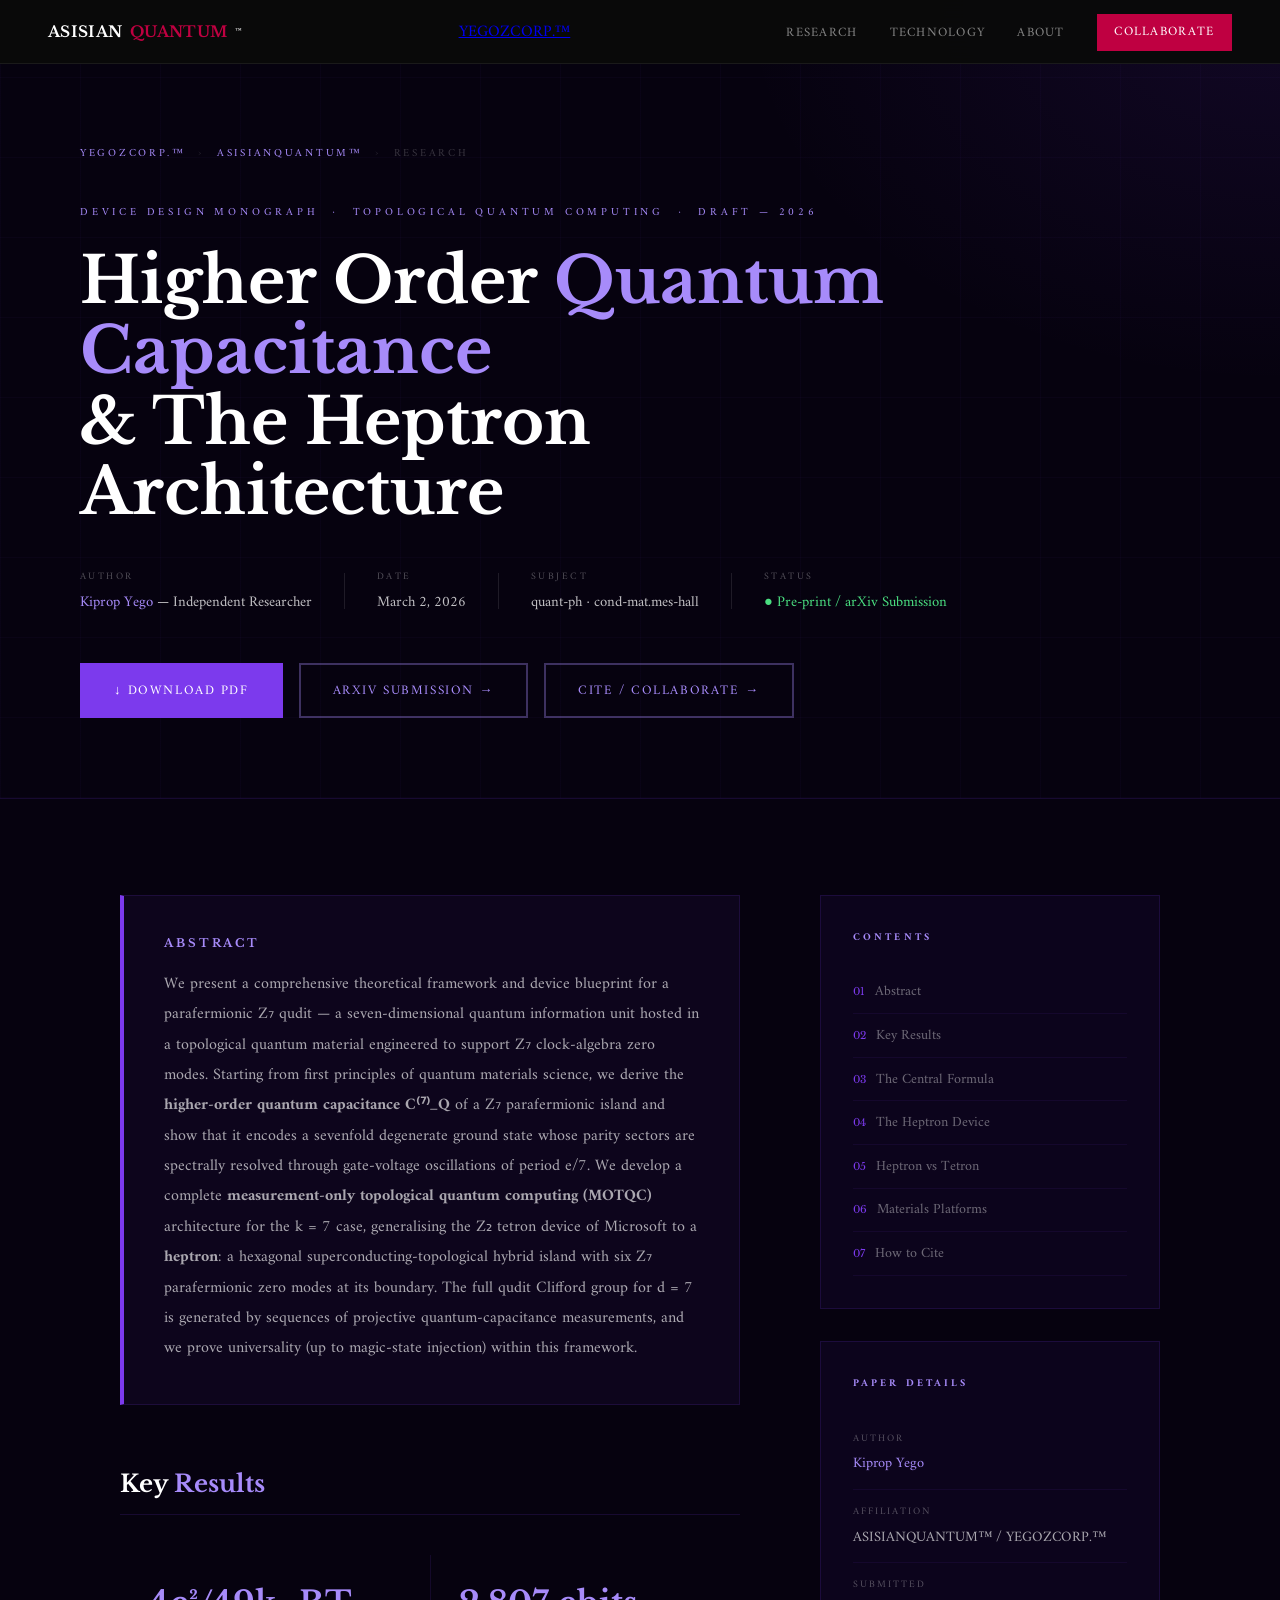
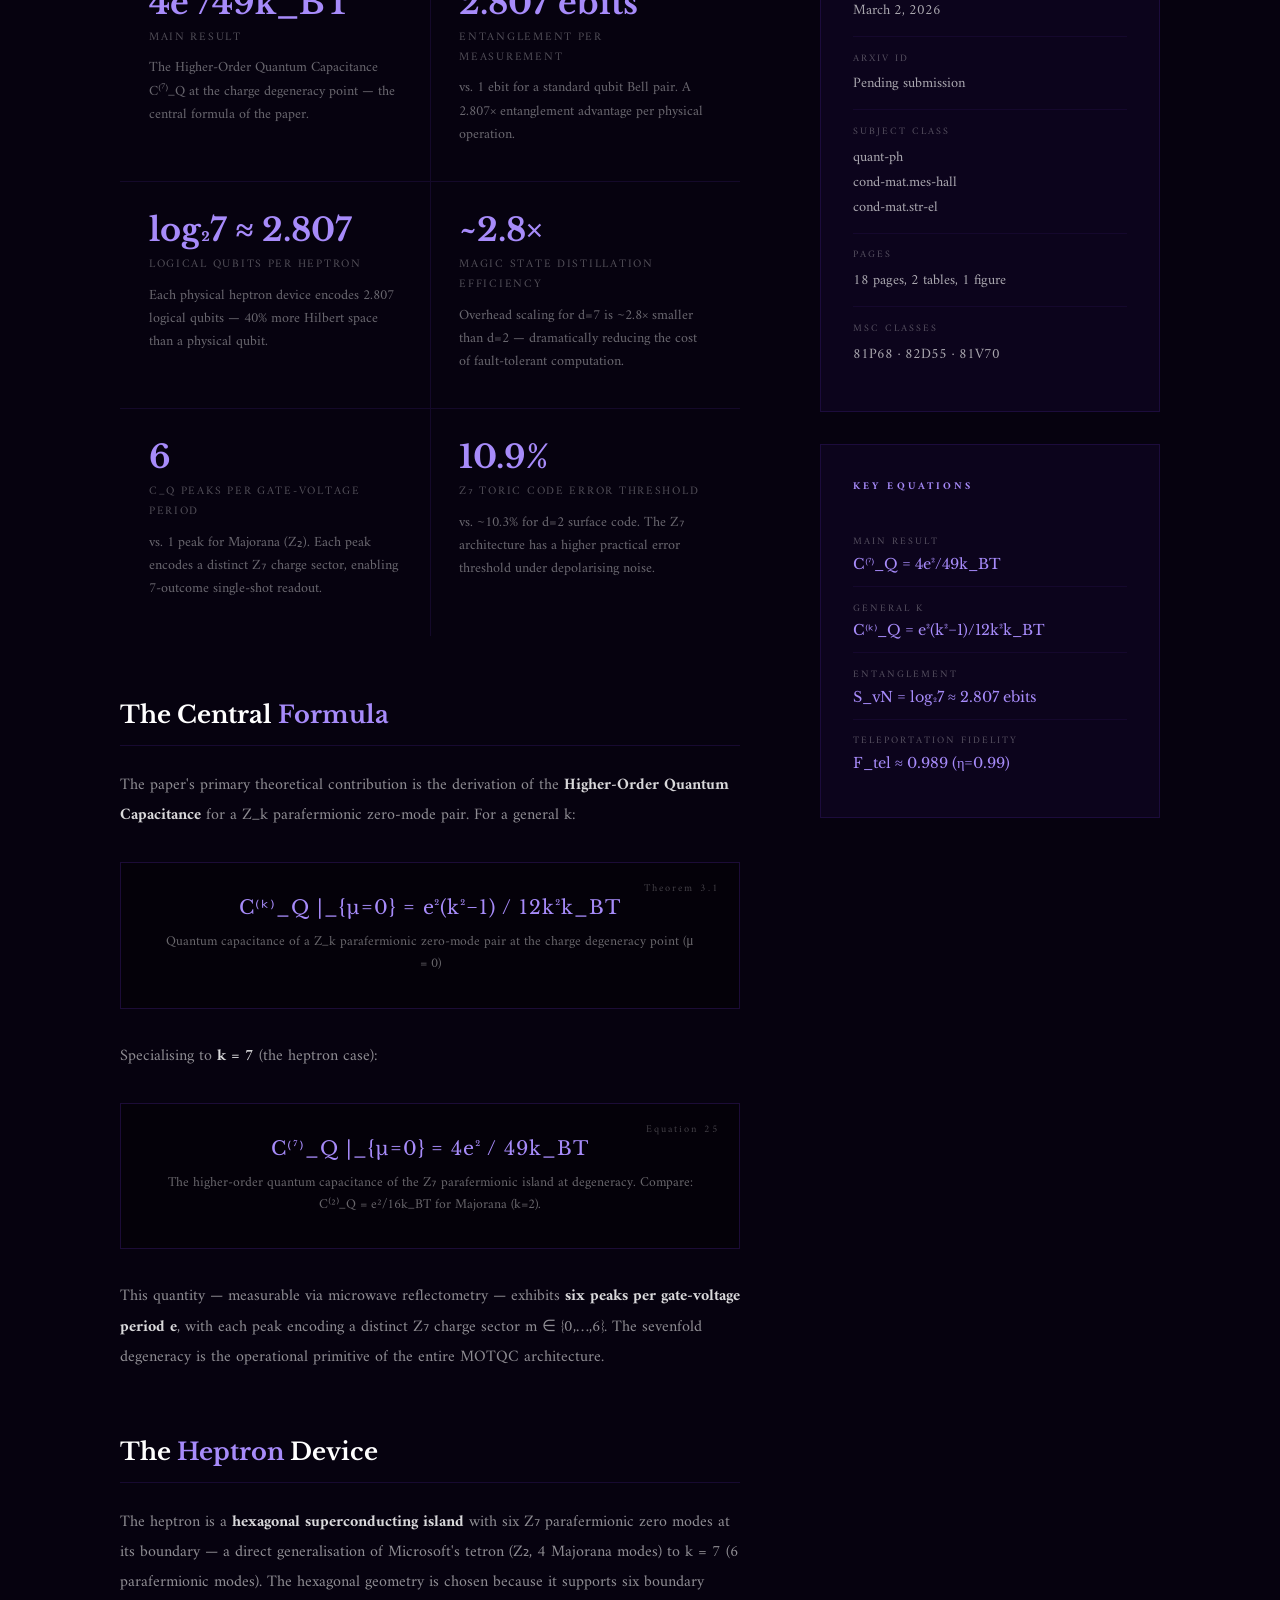
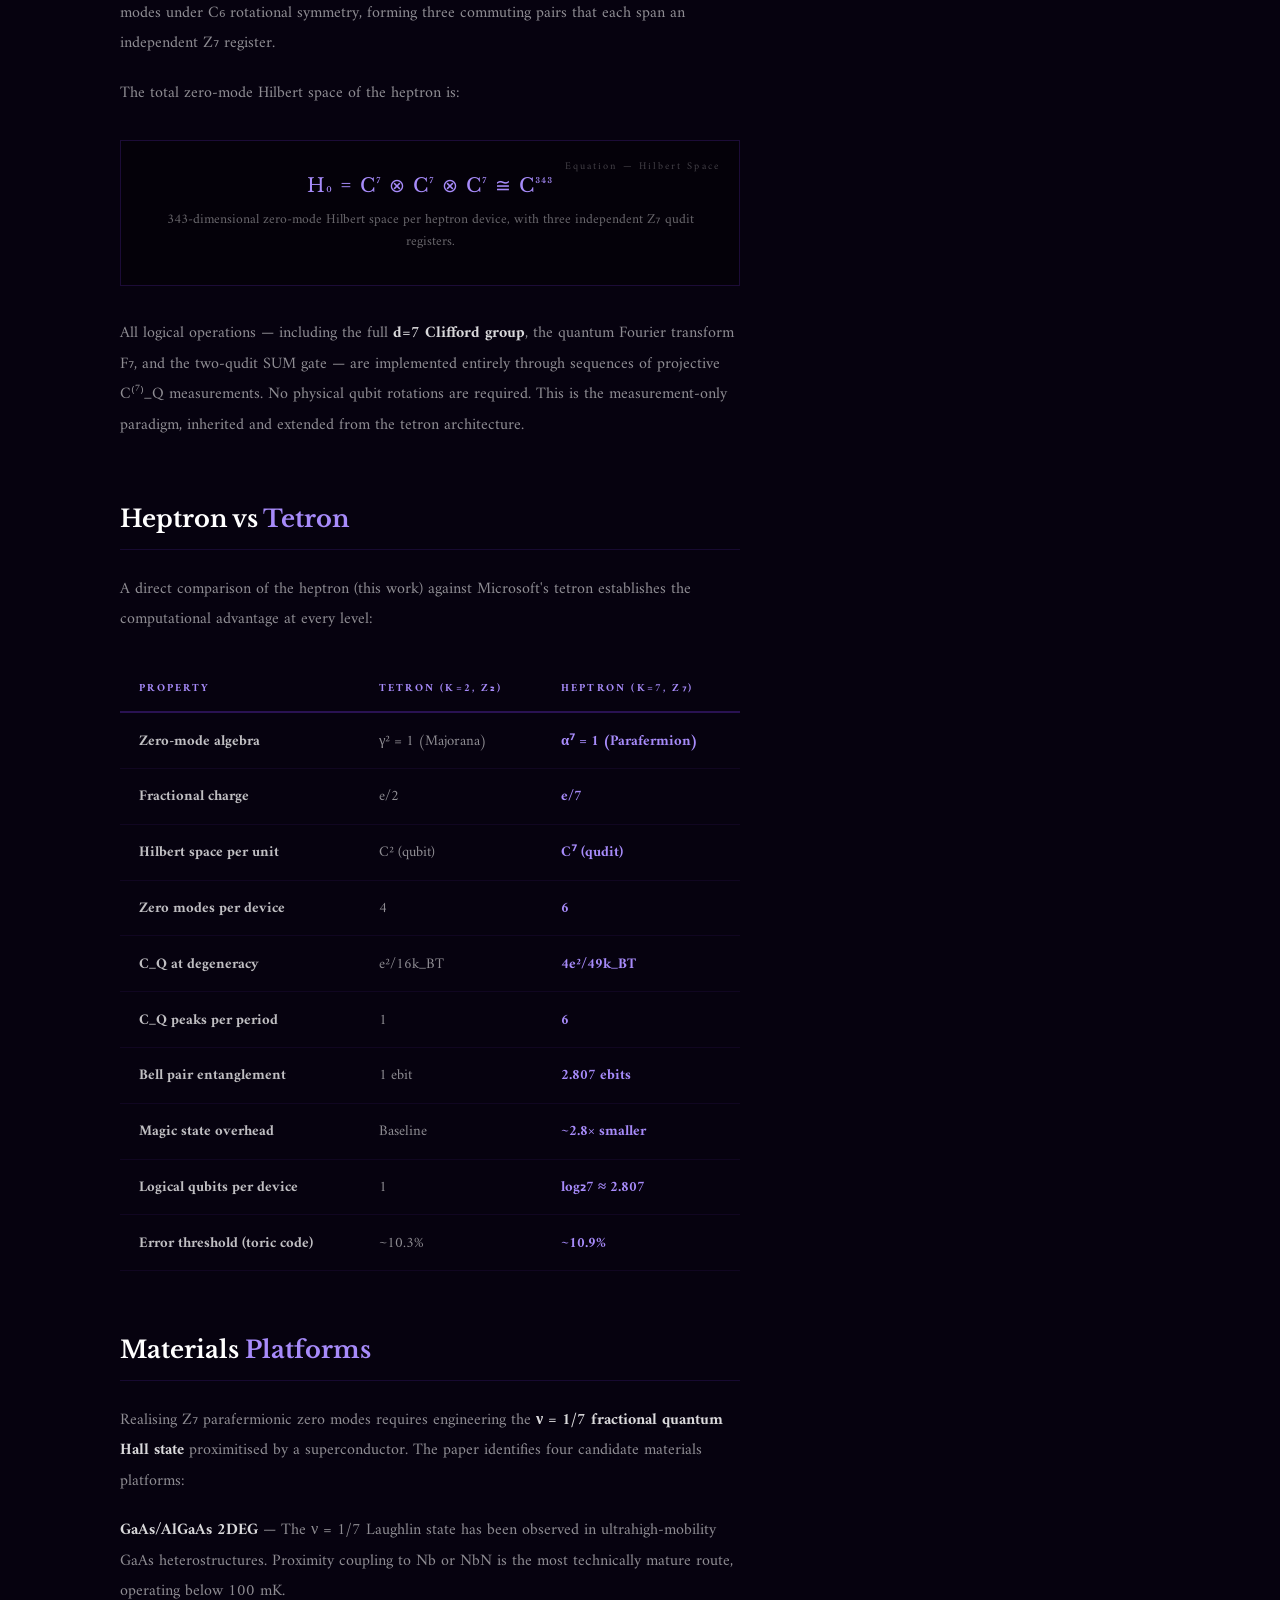
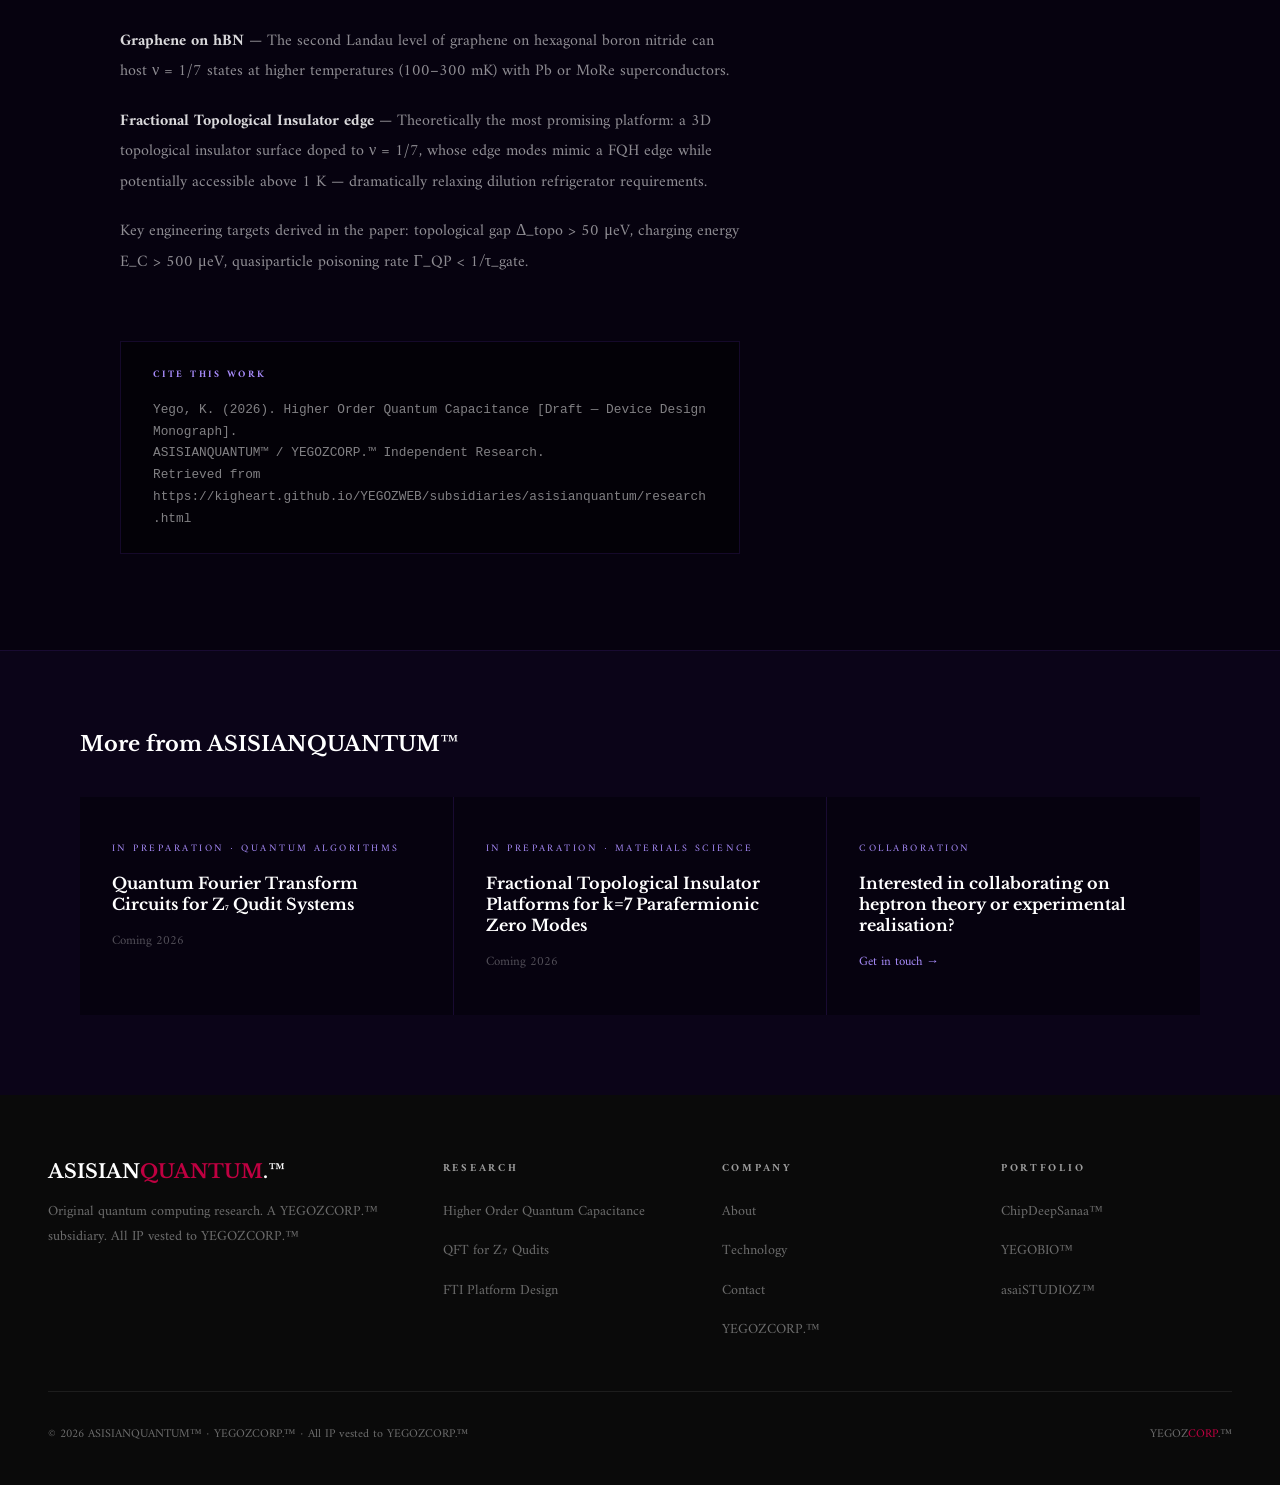
<file: subsidiaries/asisianquantum/research.html>
<!DOCTYPE html>
<html lang="en">
<head>
<meta charset="UTF-8">
<meta name="viewport" content="width=device-width, initial-scale=1.0">
<title>Research — ASISIANQUANTUM™ · Higher Order Quantum Capacitance</title>
<meta name="description" content="Original research from ASISIANQUANTUM™: Higher Order Quantum Capacitance and the Heptron — a Z7 parafermionic qudit device for topological quantum computing. By Kiprop Yego.">
<link rel="stylesheet" href="../../css/shared.css">
<style>
:root { --accent: #7c3aed; --accent-light: #a78bfa; --bg: #06020f; }
body { background: var(--bg); color: #e8e0ff; }
.g-nav { background: rgba(6,2,15,0.97); border-bottom-color: rgba(124,58,237,0.15); }
.g-nav-logo { color: #e8e0ff; }
.g-nav-links a { color: rgba(255,255,255,0.45); }

/* ── HERO ── */
.research-hero {
  min-height: 60vh; display: flex; flex-direction: column;
  justify-content: flex-end; padding: 9rem 5rem 5rem;
  position: relative; overflow: hidden;
  border-bottom: 1px solid rgba(124,58,237,0.15);
}
.research-hero::before {
  content: '';
  position: absolute; inset: 0;
  background:
    radial-gradient(ellipse 70% 80% at 100% 0%, rgba(124,58,237,0.1) 0%, transparent 60%),
    repeating-linear-gradient(90deg, rgba(124,58,237,0.03) 0px, rgba(124,58,237,0.03) 1px, transparent 1px, transparent 80px),
    repeating-linear-gradient(0deg, rgba(124,58,237,0.03) 0px, rgba(124,58,237,0.03) 1px, transparent 1px, transparent 80px);
  pointer-events: none;
}
.breadcrumb {
  font-size: 0.68rem; letter-spacing: 0.25em; text-transform: uppercase;
  color: rgba(255,255,255,0.3); margin-bottom: 2.5rem;
  display: flex; align-items: center; gap: 0.8rem;
  position: relative; z-index: 1;
  animation: fadeUp 0.8s ease both;
}
.breadcrumb a { color: var(--accent-light); text-decoration: none; transition: opacity 0.3s; }
.breadcrumb a:hover { opacity: 0.7; }
.breadcrumb span { opacity: 0.4; }
.paper-category {
  font-size: 0.68rem; letter-spacing: 0.35em; text-transform: uppercase;
  color: var(--accent-light); margin-bottom: 1.5rem;
  position: relative; z-index: 1;
  animation: fadeUp 0.8s ease both; animation-delay: 0.1s;
}
.paper-title {
  font-family: 'Libre Baskerville', Georgia, serif;
  font-size: clamp(2rem, 5vw, 4rem); font-weight: 700;
  line-height: 1.1; color: #fff; max-width: 860px;
  position: relative; z-index: 1;
  animation: fadeUp 0.8s ease both; animation-delay: 0.22s;
}
.paper-title .p { color: var(--accent-light); }
.paper-meta {
  display: flex; align-items: center; gap: 2rem; flex-wrap: wrap;
  margin-top: 2.5rem; position: relative; z-index: 1;
  animation: fadeUp 0.8s ease both; animation-delay: 0.38s;
}
.meta-item { display: flex; flex-direction: column; gap: 0.3rem; }
.meta-label { font-size: 0.62rem; letter-spacing: 0.25em; text-transform: uppercase; color: rgba(255,255,255,0.3); }
.meta-value { font-size: 0.92rem; color: rgba(255,255,255,0.75); }
.meta-value .p { color: var(--accent-light); }
.meta-sep { width: 1px; height: 36px; background: rgba(255,255,255,0.1); }
.paper-actions {
  display: flex; gap: 1rem; flex-wrap: wrap; margin-top: 3rem;
  position: relative; z-index: 1;
  animation: fadeUp 0.8s ease both; animation-delay: 0.5s;
}
.btn-purple {
  background: var(--accent); color: #fff;
  padding: 0.85rem 2rem; border: 2px solid var(--accent);
  font-family: 'Amiri', serif; font-size: 0.82rem;
  letter-spacing: 0.12em; text-transform: uppercase;
  text-decoration: none; transition: all 0.3s; display: inline-block;
}
.btn-purple:hover { background: transparent; color: var(--accent-light); }
.btn-purple-ghost {
  background: transparent; color: var(--accent-light);
  padding: 0.85rem 2rem; border: 2px solid rgba(167,139,250,0.35);
  font-family: 'Amiri', serif; font-size: 0.82rem;
  letter-spacing: 0.12em; text-transform: uppercase;
  text-decoration: none; transition: all 0.3s; display: inline-block;
}
.btn-purple-ghost:hover { background: var(--accent); border-color: var(--accent); color: #fff; }

/* ── LAYOUT ── */
.research-body {
  max-width: 1200px; margin: 0 auto; padding: 6rem 5rem;
  display: grid; grid-template-columns: 1fr 340px; gap: 5rem; align-items: start;
}

/* ── MAIN CONTENT ── */
.paper-abstract {
  background: rgba(124,58,237,0.06); border: 1px solid rgba(124,58,237,0.15);
  border-left: 4px solid var(--accent); padding: 2.5rem;
  margin-bottom: 4rem;
}
.paper-abstract h3 {
  font-family: 'Libre Baskerville', Georgia, serif;
  font-size: 0.72rem; letter-spacing: 0.25em; text-transform: uppercase;
  color: var(--accent-light); margin-bottom: 1.2rem;
}
.paper-abstract p {
  font-size: 1rem; line-height: 1.9; color: rgba(255,255,255,0.65);
}

.section-block { margin-bottom: 4rem; }
.section-block h2 {
  font-family: 'Libre Baskerville', Georgia, serif;
  font-size: 1.5rem; font-weight: 700; color: #fff;
  margin-bottom: 1.5rem; padding-bottom: 1rem;
  border-bottom: 1px solid rgba(124,58,237,0.15);
}
.section-block h2 .p { color: var(--accent-light); }
.section-block p {
  font-size: 1rem; line-height: 1.9; color: rgba(255,255,255,0.55);
  margin-bottom: 1.2rem;
}
.section-block p strong { color: rgba(255,255,255,0.85); }
.section-block p .p { color: var(--accent-light); }

/* EQUATION BLOCK */
.eq-block {
  background: rgba(0,0,0,0.4); border: 1px solid rgba(124,58,237,0.2);
  padding: 2rem 2.5rem; margin: 2rem 0; position: relative;
}
.eq-block .eq-label {
  position: absolute; top: 1rem; right: 1.2rem;
  font-size: 0.65rem; letter-spacing: 0.2em; color: rgba(255,255,255,0.25);
}
.eq-block .eq-text {
  font-family: 'Libre Baskerville', Georgia, serif;
  font-size: 1.2rem; color: var(--accent-light);
  text-align: center; letter-spacing: 0.05em;
}
.eq-block .eq-desc {
  font-size: 0.85rem; color: rgba(255,255,255,0.4);
  text-align: center; margin-top: 0.8rem; line-height: 1.6;
}

/* COMPARISON TABLE */
.compare-table {
  width: 100%; border-collapse: collapse; margin: 2rem 0;
}
.compare-table th {
  font-family: 'Amiri', serif; font-size: 0.68rem;
  letter-spacing: 0.2em; text-transform: uppercase;
  color: var(--accent-light); padding: 0.8rem 1.2rem;
  border-bottom: 2px solid rgba(124,58,237,0.3);
  text-align: left;
}
.compare-table td {
  font-size: 0.92rem; color: rgba(255,255,255,0.55);
  padding: 0.9rem 1.2rem;
  border-bottom: 1px solid rgba(124,58,237,0.08);
}
.compare-table tr:hover td { background: rgba(124,58,237,0.05); }
.compare-table td:first-child { color: rgba(255,255,255,0.75); font-weight: 700; }
.compare-table .highlight { color: var(--accent-light); font-weight: 700; }

/* KEY RESULTS */
.key-results {
  display: grid; grid-template-columns: 1fr 1fr; gap: 1px;
  background: rgba(124,58,237,0.12); margin: 2.5rem 0;
}
.kr-item {
  background: var(--bg); padding: 2rem 1.8rem;
  border-bottom: 3px solid transparent; transition: border-color 0.3s;
}
.kr-item:hover { border-color: var(--accent); }
.kr-num {
  font-family: 'Libre Baskerville', Georgia, serif;
  font-size: 2rem; font-weight: 700; color: var(--accent-light); line-height: 1;
  margin-bottom: 0.5rem;
}
.kr-label { font-size: 0.72rem; letter-spacing: 0.15em; text-transform: uppercase; color: rgba(255,255,255,0.3); margin-bottom: 0.6rem; }
.kr-desc { font-size: 0.88rem; line-height: 1.65; color: rgba(255,255,255,0.4); }

/* TOC */
.toc {
  background: rgba(124,58,237,0.06); border: 1px solid rgba(124,58,237,0.15);
  padding: 2rem; position: sticky; top: 6rem;
}
.toc h4 {
  font-size: 0.65rem; letter-spacing: 0.3em; text-transform: uppercase;
  color: var(--accent-light); margin-bottom: 1.5rem;
}
.toc ol { list-style: none; counter-reset: toc; display: flex; flex-direction: column; gap: 0; }
.toc li { counter-increment: toc; }
.toc li a {
  display: flex; align-items: baseline; gap: 0.6rem;
  font-size: 0.88rem; color: rgba(255,255,255,0.4);
  text-decoration: none; padding: 0.55rem 0;
  border-bottom: 1px solid rgba(124,58,237,0.08);
  transition: color 0.3s;
}
.toc li a:hover { color: var(--accent-light); }
.toc li a::before {
  content: counter(toc, decimal-leading-zero);
  font-size: 0.65rem; color: var(--accent); flex-shrink: 0;
  font-family: 'Libre Baskerville', serif;
}

/* PAPER CARD SIDEBAR */
.paper-card {
  background: rgba(124,58,237,0.06); border: 1px solid rgba(124,58,237,0.15);
  padding: 2rem; margin-top: 2rem;
}
.paper-card h4 {
  font-size: 0.65rem; letter-spacing: 0.3em; text-transform: uppercase;
  color: var(--accent-light); margin-bottom: 1.5rem;
}
.paper-card-row {
  display: flex; flex-direction: column; gap: 0.3rem;
  padding: 0.8rem 0; border-bottom: 1px solid rgba(124,58,237,0.08);
}
.paper-card-row:last-child { border-bottom: none; }
.pcr-label { font-size: 0.62rem; letter-spacing: 0.2em; text-transform: uppercase; color: rgba(255,255,255,0.3); }
.pcr-value { font-size: 0.9rem; color: rgba(255,255,255,0.65); }
.pcr-value .p { color: var(--accent-light); }

/* CITE BLOCK */
.cite-block {
  background: rgba(0,0,0,0.5); border: 1px solid rgba(124,58,237,0.15);
  padding: 1.5rem 2rem; margin-top: 3rem;
}
.cite-block h4 {
  font-size: 0.62rem; letter-spacing: 0.25em; text-transform: uppercase;
  color: var(--accent-light); margin-bottom: 1rem;
}
.cite-block pre {
  font-family: 'Courier New', monospace; font-size: 0.8rem;
  color: rgba(255,255,255,0.5); line-height: 1.7;
  white-space: pre-wrap; word-break: break-word;
}

/* MORE PAPERS STRIP */
.more-papers { background: rgba(124,58,237,0.04); padding: 5rem; border-top: 1px solid rgba(124,58,237,0.12); }
.more-papers h3 {
  font-family: 'Libre Baskerville', Georgia, serif;
  font-size: 1.3rem; font-weight: 700; color: #fff; margin-bottom: 2.5rem;
}
.papers-row { display: grid; grid-template-columns: repeat(3,1fr); gap: 1px; background: rgba(124,58,237,0.12); }
.paper-tile {
  background: var(--bg); padding: 2.5rem 2rem;
  text-decoration: none; display: block; transition: background 0.3s;
  border-top: 3px solid transparent; transition: all 0.3s;
}
.paper-tile:hover { background: rgba(124,58,237,0.06); border-color: var(--accent); }
.pt-cat { font-size: 0.62rem; letter-spacing: 0.25em; text-transform: uppercase; color: var(--accent-light); margin-bottom: 1rem; display: block; }
.pt-title { font-family: 'Libre Baskerville', Georgia, serif; font-size: 1rem; font-weight: 700; color: #fff; line-height: 1.3; margin-bottom: 0.7rem; }
.pt-status { font-size: 0.8rem; color: rgba(255,255,255,0.3); }

@media (max-width: 1000px) {
  .research-body { grid-template-columns: 1fr; gap: 3rem; padding: 4rem 2rem; }
  .research-hero { padding: 8rem 2rem 4rem; }
  .more-papers { padding: 4rem 2rem; }
  .papers-row { grid-template-columns: 1fr; }
  .key-results { grid-template-columns: 1fr; }
  .toc { position: static; }
}
</style>
</head>
<body>

<!-- NAV -->
<nav class="g-nav dark-nav">
  <a href="index.html" class="g-nav-logo">
    ASISIAN<span class="r">QUANTUM</span><sup style="font-size:0.5em">™</sup>
    <a href="../../index.html" class="parent-link">YEGOZCORP.™</a>
  </a>
  <ul class="g-nav-links">
    <li><a href="index.html#research">Research</a></li>
    <li><a href="index.html#technology">Technology</a></li>
    <li><a href="index.html#about">About</a></li>
    <li><a href="index.html#contact" class="nav-cta">Collaborate</a></li>
  </ul>
</nav>

<!-- HERO -->
<section class="research-hero">
  <div class="breadcrumb">
    <a href="../../index.html">YEGOZCORP.™</a>
    <span>›</span>
    <a href="index.html">ASISIANQUANTUM™</a>
    <span>›</span>
    <span style="color:rgba(255,255,255,0.5)">Research</span>
  </div>
  <p class="paper-category">Device Design Monograph &nbsp;·&nbsp; Topological Quantum Computing &nbsp;·&nbsp; Draft — 2026</p>
  <h1 class="paper-title">Higher Order <span class="p">Quantum Capacitance</span><br>& The Heptron Architecture</h1>
  <div class="paper-meta">
    <div class="meta-item">
      <span class="meta-label">Author</span>
      <span class="meta-value"><span class="p">Kiprop Yego</span> — Independent Researcher</span>
    </div>
    <div class="meta-sep"></div>
    <div class="meta-item">
      <span class="meta-label">Date</span>
      <span class="meta-value">March 2, 2026</span>
    </div>
    <div class="meta-sep"></div>
    <div class="meta-item">
      <span class="meta-label">Subject</span>
      <span class="meta-value">quant-ph · cond-mat.mes-hall</span>
    </div>
    <div class="meta-sep"></div>
    <div class="meta-item">
      <span class="meta-label">Status</span>
      <span class="meta-value" style="color:#4ade80">● Pre-print / arXiv Submission</span>
    </div>
  </div>
  <div class="paper-actions">
    <a href="higher_order_quantum_capacitance.pdf" class="btn-purple" download>↓ Download PDF</a>
    <a href="arxiv-submission.html" class="btn-purple-ghost">arXiv Submission →</a>
    <a href="index.html#contact" class="btn-purple-ghost">Cite / Collaborate →</a>
  </div>
</section>

<!-- BODY -->
<div class="research-body">

  <!-- MAIN -->
  <main>

    <!-- ABSTRACT -->
    <div class="paper-abstract reveal">
      <h3>Abstract</h3>
      <p>We present a comprehensive theoretical framework and device blueprint for a parafermionic Z₇ qudit — a seven-dimensional quantum information unit hosted in a topological quantum material engineered to support Z₇ clock-algebra zero modes. Starting from first principles of quantum materials science, we derive the <strong>higher-order quantum capacitance C⁽⁷⁾_Q</strong> of a Z₇ parafermionic island and show that it encodes a sevenfold degenerate ground state whose parity sectors are spectrally resolved through gate-voltage oscillations of period e/7. We develop a complete <strong>measurement-only topological quantum computing (MOTQC)</strong> architecture for the k = 7 case, generalising the Z₂ tetron device of Microsoft to a <strong>heptron</strong>: a hexagonal superconducting-topological hybrid island with six Z₇ parafermionic zero modes at its boundary. The full qudit Clifford group for d = 7 is generated by sequences of projective quantum-capacitance measurements, and we prove universality (up to magic-state injection) within this framework.</p>
    </div>

    <!-- KEY RESULTS -->
    <div class="section-block reveal">
      <h2>Key <span class="p">Results</span></h2>
      <div class="key-results">
        <div class="kr-item">
          <div class="kr-num">4e²/49k_BT</div>
          <div class="kr-label">Main Result</div>
          <div class="kr-desc">The Higher-Order Quantum Capacitance C⁽⁷⁾_Q at the charge degeneracy point — the central formula of the paper.</div>
        </div>
        <div class="kr-item">
          <div class="kr-num">2.807 ebits</div>
          <div class="kr-label">Entanglement per measurement</div>
          <div class="kr-desc">vs. 1 ebit for a standard qubit Bell pair. A 2.807× entanglement advantage per physical operation.</div>
        </div>
        <div class="kr-item">
          <div class="kr-num">log₂7 ≈ 2.807</div>
          <div class="kr-label">Logical qubits per heptron</div>
          <div class="kr-desc">Each physical heptron device encodes 2.807 logical qubits — 40% more Hilbert space than a physical qubit.</div>
        </div>
        <div class="kr-item">
          <div class="kr-num">~2.8×</div>
          <div class="kr-label">Magic state distillation efficiency</div>
          <div class="kr-desc">Overhead scaling for d=7 is ~2.8× smaller than d=2 — dramatically reducing the cost of fault-tolerant computation.</div>
        </div>
        <div class="kr-item">
          <div class="kr-num">6</div>
          <div class="kr-label">C_Q peaks per gate-voltage period</div>
          <div class="kr-desc">vs. 1 peak for Majorana (Z₂). Each peak encodes a distinct Z₇ charge sector, enabling 7-outcome single-shot readout.</div>
        </div>
        <div class="kr-item">
          <div class="kr-num">10.9%</div>
          <div class="kr-label">Z₇ toric code error threshold</div>
          <div class="kr-desc">vs. ~10.3% for d=2 surface code. The Z₇ architecture has a higher practical error threshold under depolarising noise.</div>
        </div>
      </div>
    </div>

    <!-- THE CENTRAL FORMULA -->
    <div class="section-block reveal">
      <h2>The Central <span class="p">Formula</span></h2>
      <p>The paper's primary theoretical contribution is the derivation of the <strong>Higher-Order Quantum Capacitance</strong> for a Z_k parafermionic zero-mode pair. For a general k:</p>
      <div class="eq-block">
        <span class="eq-label">Theorem 3.1</span>
        <div class="eq-text">C⁽ᵏ⁾_Q |_{μ=0} = e²(k²−1) / 12k²k_BT</div>
        <div class="eq-desc">Quantum capacitance of a Z_k parafermionic zero-mode pair at the charge degeneracy point (μ = 0)</div>
      </div>
      <p>Specialising to <strong>k = 7</strong> (the heptron case):</p>
      <div class="eq-block">
        <span class="eq-label">Equation 25</span>
        <div class="eq-text">C⁽⁷⁾_Q |_{μ=0} = 4e² / 49k_BT</div>
        <div class="eq-desc">The higher-order quantum capacitance of the Z₇ parafermionic island at degeneracy. Compare: C⁽²⁾_Q = e²/16k_BT for Majorana (k=2).</div>
      </div>
      <p>This quantity — measurable via microwave reflectometry — exhibits <strong>six peaks per gate-voltage period e</strong>, with each peak encoding a distinct Z₇ charge sector m ∈ {0,…,6}. The sevenfold degeneracy is the operational primitive of the entire MOTQC architecture.</p>
    </div>

    <!-- THE HEPTRON -->
    <div class="section-block reveal">
      <h2>The <span class="p">Heptron</span> Device</h2>
      <p>The heptron is a <strong>hexagonal superconducting island</strong> with six Z₇ parafermionic zero modes at its boundary — a direct generalisation of Microsoft's tetron (Z₂, 4 Majorana modes) to k = 7 (6 parafermionic modes). The hexagonal geometry is chosen because it supports six boundary modes under C₆ rotational symmetry, forming three commuting pairs that each span an independent Z₇ register.</p>
      <p>The total zero-mode Hilbert space of the heptron is:</p>
      <div class="eq-block">
        <span class="eq-label">Equation — Hilbert Space</span>
        <div class="eq-text">H₀ = C⁷ ⊗ C⁷ ⊗ C⁷ ≅ C³⁴³</div>
        <div class="eq-desc">343-dimensional zero-mode Hilbert space per heptron device, with three independent Z₇ qudit registers.</div>
      </div>
      <p>All logical operations — including the full <strong>d=7 Clifford group</strong>, the quantum Fourier transform F₇, and the two-qudit SUM gate — are implemented entirely through sequences of projective C⁽⁷⁾_Q measurements. No physical qubit rotations are required. This is the measurement-only paradigm, inherited and extended from the tetron architecture.</p>
    </div>

    <!-- COMPARISON -->
    <div class="section-block reveal">
      <h2>Heptron vs <span class="p">Tetron</span></h2>
      <p>A direct comparison of the heptron (this work) against Microsoft's tetron establishes the computational advantage at every level:</p>
      <table class="compare-table">
        <thead>
          <tr>
            <th>Property</th>
            <th>Tetron (k=2, Z₂)</th>
            <th>Heptron (k=7, Z₇)</th>
          </tr>
        </thead>
        <tbody>
          <tr><td>Zero-mode algebra</td><td>γ² = 1 (Majorana)</td><td class="highlight">α⁷ = 1 (Parafermion)</td></tr>
          <tr><td>Fractional charge</td><td>e/2</td><td class="highlight">e/7</td></tr>
          <tr><td>Hilbert space per unit</td><td>C² (qubit)</td><td class="highlight">C⁷ (qudit)</td></tr>
          <tr><td>Zero modes per device</td><td>4</td><td class="highlight">6</td></tr>
          <tr><td>C_Q at degeneracy</td><td>e²/16k_BT</td><td class="highlight">4e²/49k_BT</td></tr>
          <tr><td>C_Q peaks per period</td><td>1</td><td class="highlight">6</td></tr>
          <tr><td>Bell pair entanglement</td><td>1 ebit</td><td class="highlight">2.807 ebits</td></tr>
          <tr><td>Magic state overhead</td><td>Baseline</td><td class="highlight">~2.8× smaller</td></tr>
          <tr><td>Logical qubits per device</td><td>1</td><td class="highlight">log₂7 ≈ 2.807</td></tr>
          <tr><td>Error threshold (toric code)</td><td>~10.3%</td><td class="highlight">~10.9%</td></tr>
        </tbody>
      </table>
    </div>

    <!-- MATERIALS -->
    <div class="section-block reveal">
      <h2>Materials <span class="p">Platforms</span></h2>
      <p>Realising Z₇ parafermionic zero modes requires engineering the <strong>ν = 1/7 fractional quantum Hall state</strong> proximitised by a superconductor. The paper identifies four candidate materials platforms:</p>
      <p><strong>GaAs/AlGaAs 2DEG</strong> — The ν = 1/7 Laughlin state has been observed in ultrahigh-mobility GaAs heterostructures. Proximity coupling to Nb or NbN is the most technically mature route, operating below 100 mK.</p>
      <p><strong>Graphene on hBN</strong> — The second Landau level of graphene on hexagonal boron nitride can host ν = 1/7 states at higher temperatures (100–300 mK) with Pb or MoRe superconductors.</p>
      <p><strong>Fractional Topological Insulator edge</strong> — Theoretically the most promising platform: a 3D topological insulator surface doped to ν = 1/7, whose edge modes mimic a FQH edge while potentially accessible above 1 K — dramatically relaxing dilution refrigerator requirements.</p>
      <p>Key engineering targets derived in the paper: topological gap Δ_topo > 50 μeV, charging energy E_C > 500 μeV, quasiparticle poisoning rate Γ_QP < 1/τ_gate.</p>
    </div>

    <!-- CITE -->
    <div class="cite-block reveal">
      <h4>Cite This Work</h4>
      <pre>Yego, K. (2026). Higher Order Quantum Capacitance [Draft — Device Design Monograph].
ASISIANQUANTUM™ / YEGOZCORP.™ Independent Research.
Retrieved from https://kigheart.github.io/YEGOZWEB/subsidiaries/asisianquantum/research.html</pre>
    </div>

  </main>

  <!-- SIDEBAR -->
  <aside>

    <!-- TOC -->
    <div class="toc reveal">
      <h4>Contents</h4>
      <ol>
        <li><a href="#abstract">Abstract</a></li>
        <li><a href="#key-results">Key Results</a></li>
        <li><a href="#formula">The Central Formula</a></li>
        <li><a href="#heptron">The Heptron Device</a></li>
        <li><a href="#comparison">Heptron vs Tetron</a></li>
        <li><a href="#materials">Materials Platforms</a></li>
        <li><a href="#cite">How to Cite</a></li>
      </ol>
    </div>

    <!-- PAPER DETAILS -->
    <div class="paper-card reveal">
      <h4>Paper Details</h4>
      <div class="paper-card-row">
        <span class="pcr-label">Author</span>
        <span class="pcr-value"><span class="p">Kiprop Yego</span></span>
      </div>
      <div class="paper-card-row">
        <span class="pcr-label">Affiliation</span>
        <span class="pcr-value">ASISIANQUANTUM™ / YEGOZCORP.™</span>
      </div>
      <div class="paper-card-row">
        <span class="pcr-label">Submitted</span>
        <span class="pcr-value">March 2, 2026</span>
      </div>
      <div class="paper-card-row">
        <span class="pcr-label">arXiv ID</span>
        <span class="pcr-value">Pending submission</span>
      </div>
      <div class="paper-card-row">
        <span class="pcr-label">Subject Class</span>
        <span class="pcr-value">quant-ph<br>cond-mat.mes-hall<br>cond-mat.str-el</span>
      </div>
      <div class="paper-card-row">
        <span class="pcr-label">Pages</span>
        <span class="pcr-value">18 pages, 2 tables, 1 figure</span>
      </div>
      <div class="paper-card-row">
        <span class="pcr-label">MSC Classes</span>
        <span class="pcr-value">81P68 · 82D55 · 81V70</span>
      </div>
    </div>

    <!-- KEY EQUATIONS SIDEBAR -->
    <div class="paper-card reveal" style="margin-top:2rem">
      <h4>Key Equations</h4>
      <div class="paper-card-row">
        <span class="pcr-label">Main Result</span>
        <span class="pcr-value" style="font-family:'Libre Baskerville',serif;color:var(--accent-light)">C⁽⁷⁾_Q = 4e²/49k_BT</span>
      </div>
      <div class="paper-card-row">
        <span class="pcr-label">General k</span>
        <span class="pcr-value" style="font-family:'Libre Baskerville',serif;color:var(--accent-light)">C⁽ᵏ⁾_Q = e²(k²−1)/12k²k_BT</span>
      </div>
      <div class="paper-card-row">
        <span class="pcr-label">Entanglement</span>
        <span class="pcr-value" style="font-family:'Libre Baskerville',serif;color:var(--accent-light)">S_vN = log₂7 ≈ 2.807 ebits</span>
      </div>
      <div class="paper-card-row">
        <span class="pcr-label">Teleportation fidelity</span>
        <span class="pcr-value" style="font-family:'Libre Baskerville',serif;color:var(--accent-light)">F_tel ≈ 0.989 (η=0.99)</span>
      </div>
    </div>

  </aside>
</div>

<!-- MORE RESEARCH -->
<section class="more-papers">
  <div style="max-width:1200px;margin:0 auto">
    <h3>More from ASISIANQUANTUM™</h3>
    <div class="papers-row">
      <a href="#" class="paper-tile">
        <span class="pt-cat">In Preparation · Quantum Algorithms</span>
        <div class="pt-title">Quantum Fourier Transform Circuits for Z₇ Qudit Systems</div>
        <span class="pt-status">Coming 2026</span>
      </a>
      <a href="#" class="paper-tile">
        <span class="pt-cat">In Preparation · Materials Science</span>
        <div class="pt-title">Fractional Topological Insulator Platforms for k=7 Parafermionic Zero Modes</div>
        <span class="pt-status">Coming 2026</span>
      </a>
      <a href="index.html#contact" class="paper-tile">
        <span class="pt-cat">Collaboration</span>
        <div class="pt-title">Interested in collaborating on heptron theory or experimental realisation?</div>
        <span class="pt-status" style="color:var(--accent-light)">Get in touch →</span>
      </a>
    </div>
  </div>
</section>

<!-- FOOTER -->
<footer class="g-footer">
  <div class="g-footer-top">
    <div class="g-footer-brand">
      <span class="logo">ASISIAN<span class="r">QUANTUM</span>.™</span>
      <p>Original quantum computing research. A YEGOZCORP.™ subsidiary. All IP vested to YEGOZCORP.™</p>
    </div>
    <div class="g-footer-col"><h4>Research</h4><ul>
      <li><a href="research.html">Higher Order Quantum Capacitance</a></li>
      <li><a href="#">QFT for Z₇ Qudits</a></li>
      <li><a href="#">FTI Platform Design</a></li>
    </ul></div>
    <div class="g-footer-col"><h4>Company</h4><ul>
      <li><a href="index.html#about">About</a></li>
      <li><a href="index.html#technology">Technology</a></li>
      <li><a href="index.html#contact">Contact</a></li>
      <li><a href="../../index.html">YEGOZCORP.™</a></li>
    </ul></div>
    <div class="g-footer-col"><h4>Portfolio</h4><ul>
      <li><a href="../chipdeepsanaa/index.html">ChipDeepSanaa™</a></li>
      <li><a href="../yegobio/index.html">YEGOBIO™</a></li>
      <li><a href="../asaistudioz/index.html">asaiSTUDIOZ™</a></li>
    </ul></div>
  </div>
  <div class="g-footer-bottom">
    <span>© 2026 ASISIANQUANTUM™ · YEGOZCORP.™ · All IP vested to YEGOZCORP.™</span>
    <a href="../../index.html">YEGOZ<span style="color:var(--crimson)">CORP</span>.™</a>
  </div>
</footer>

<script src="../../js/main.js"></script>
</body>
</html>
</file>
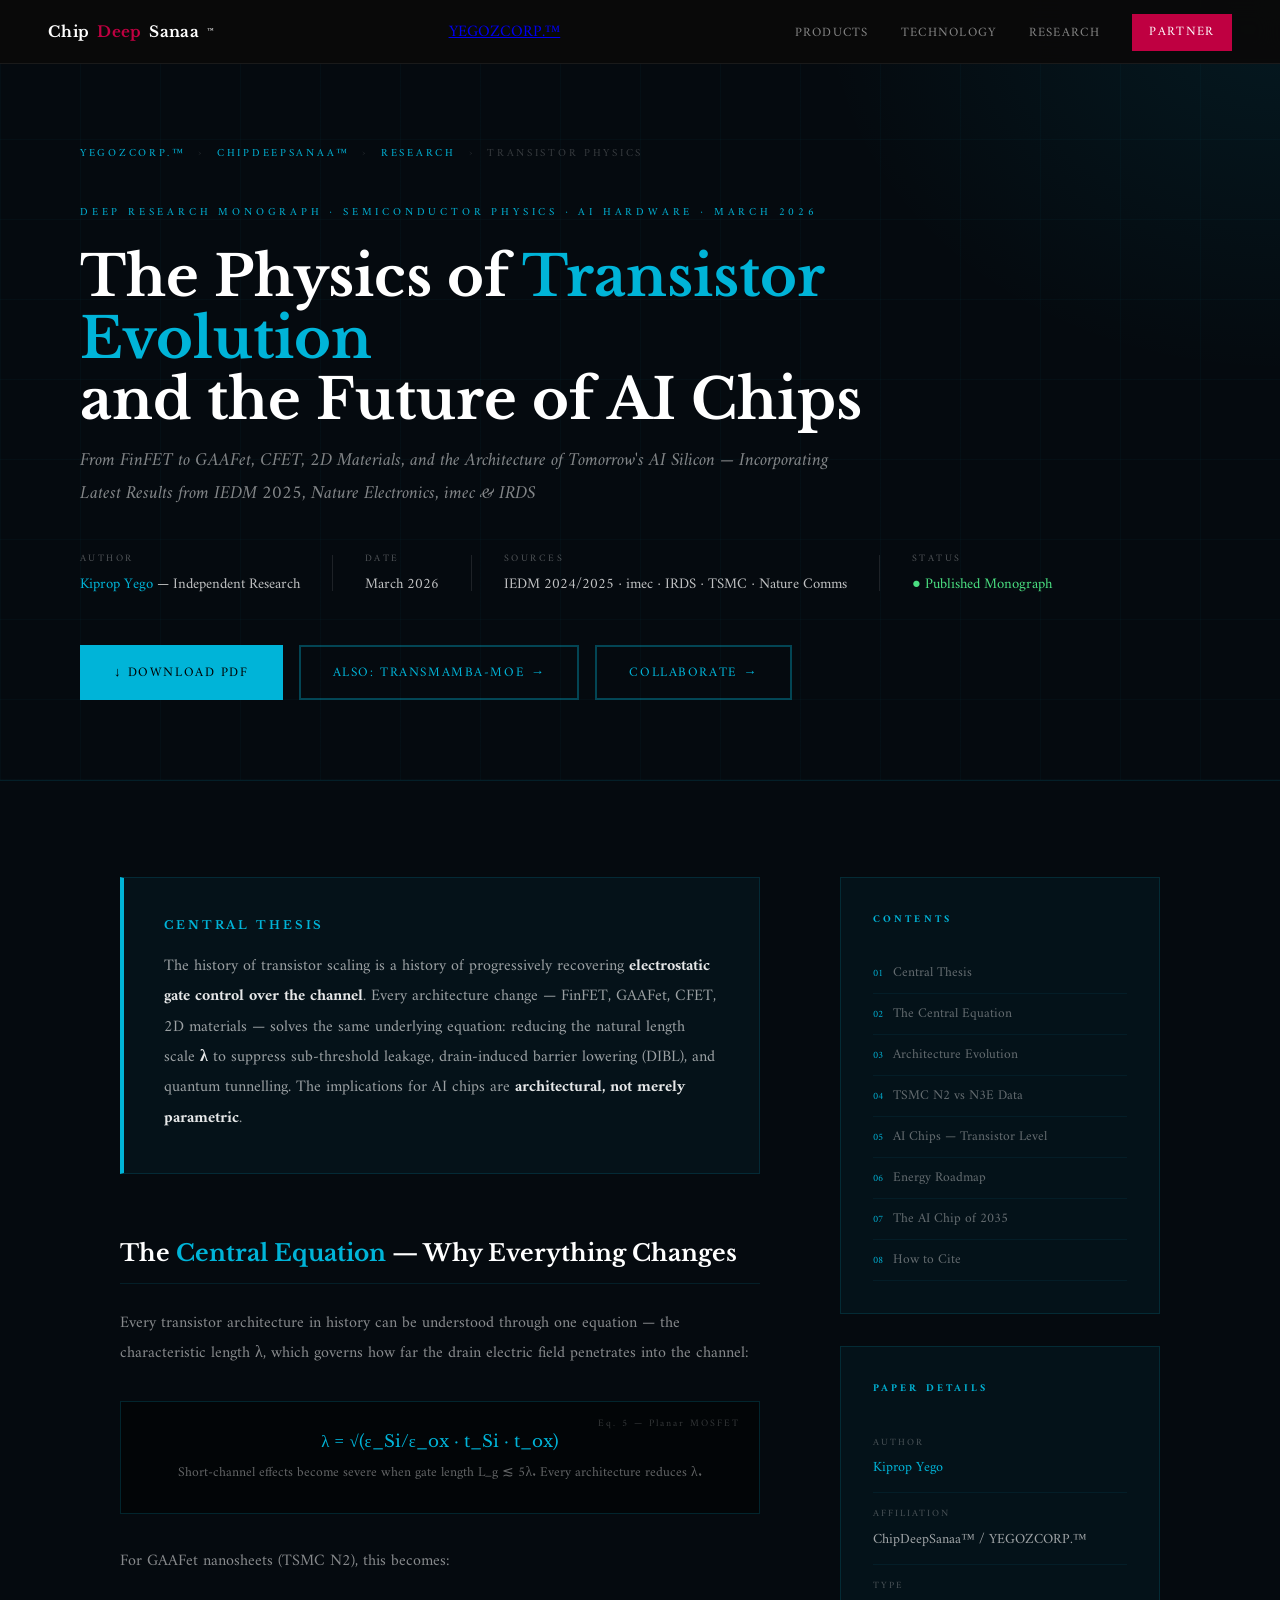
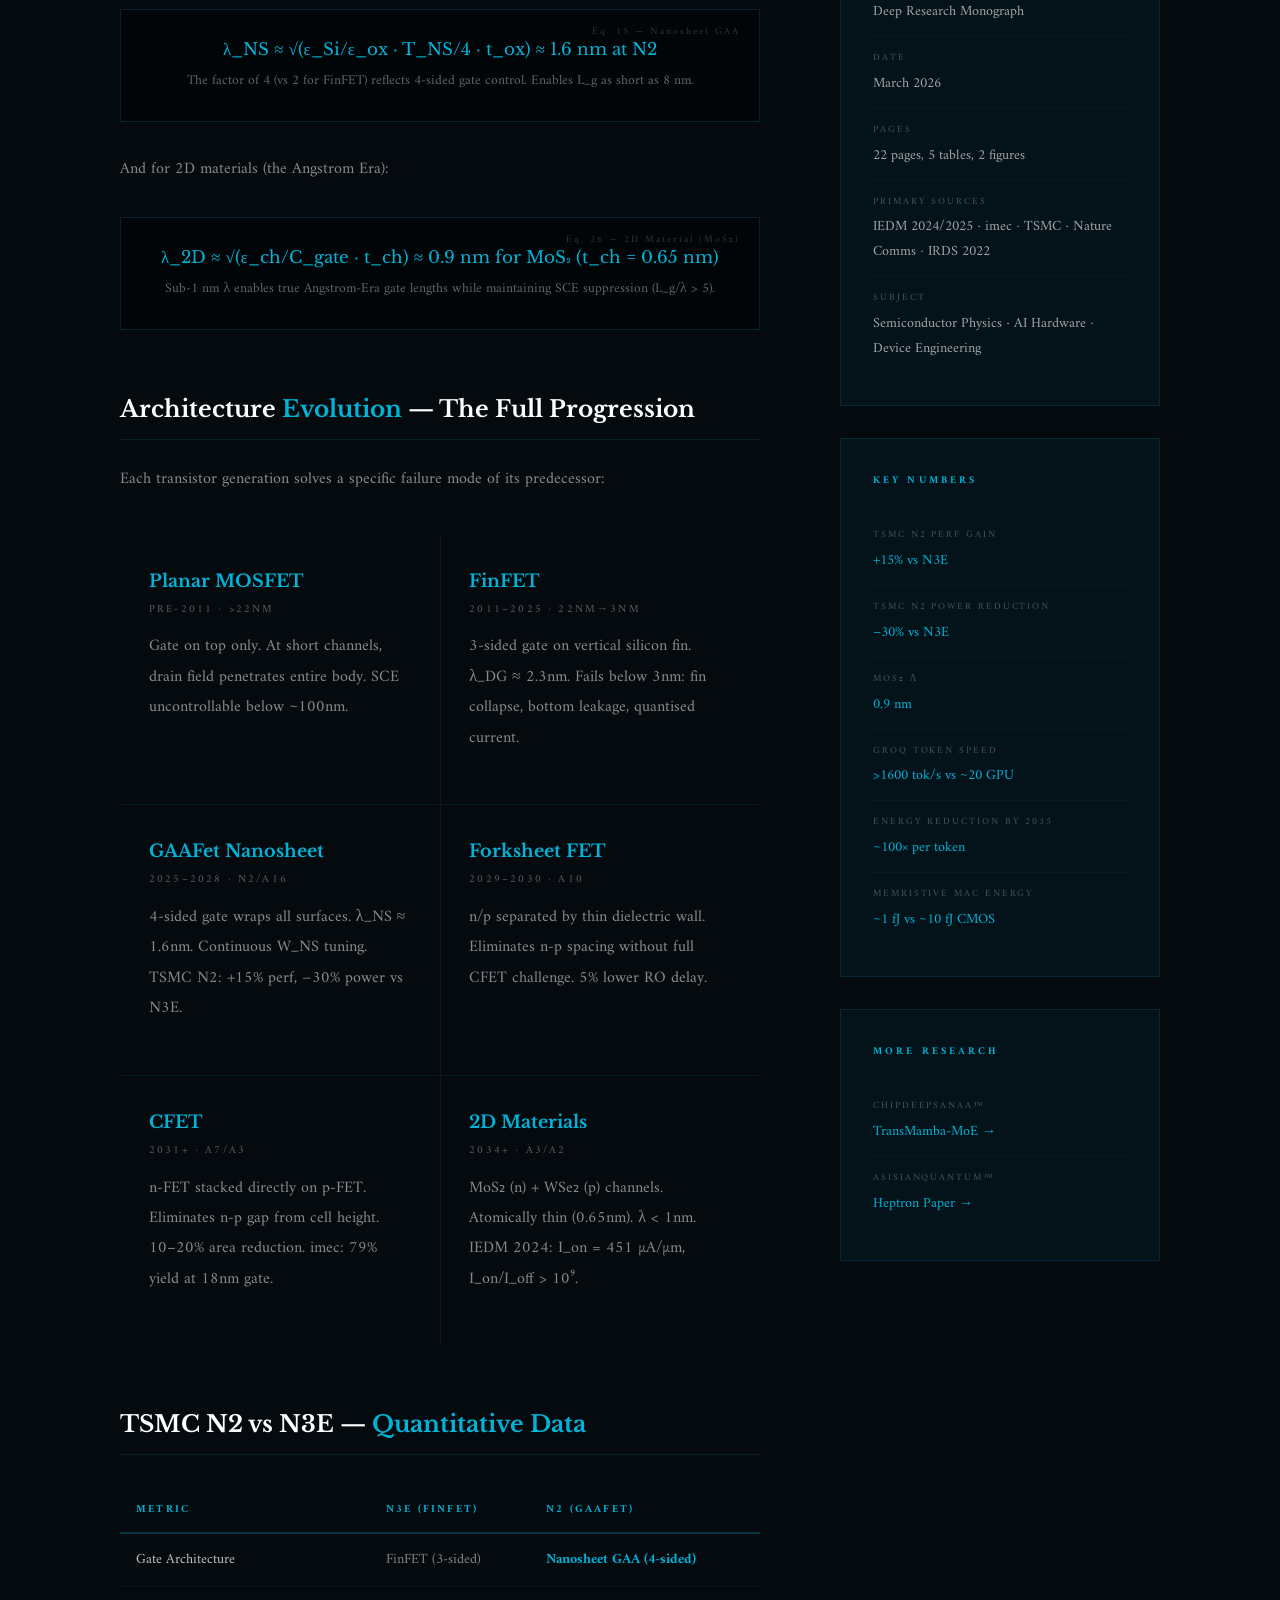
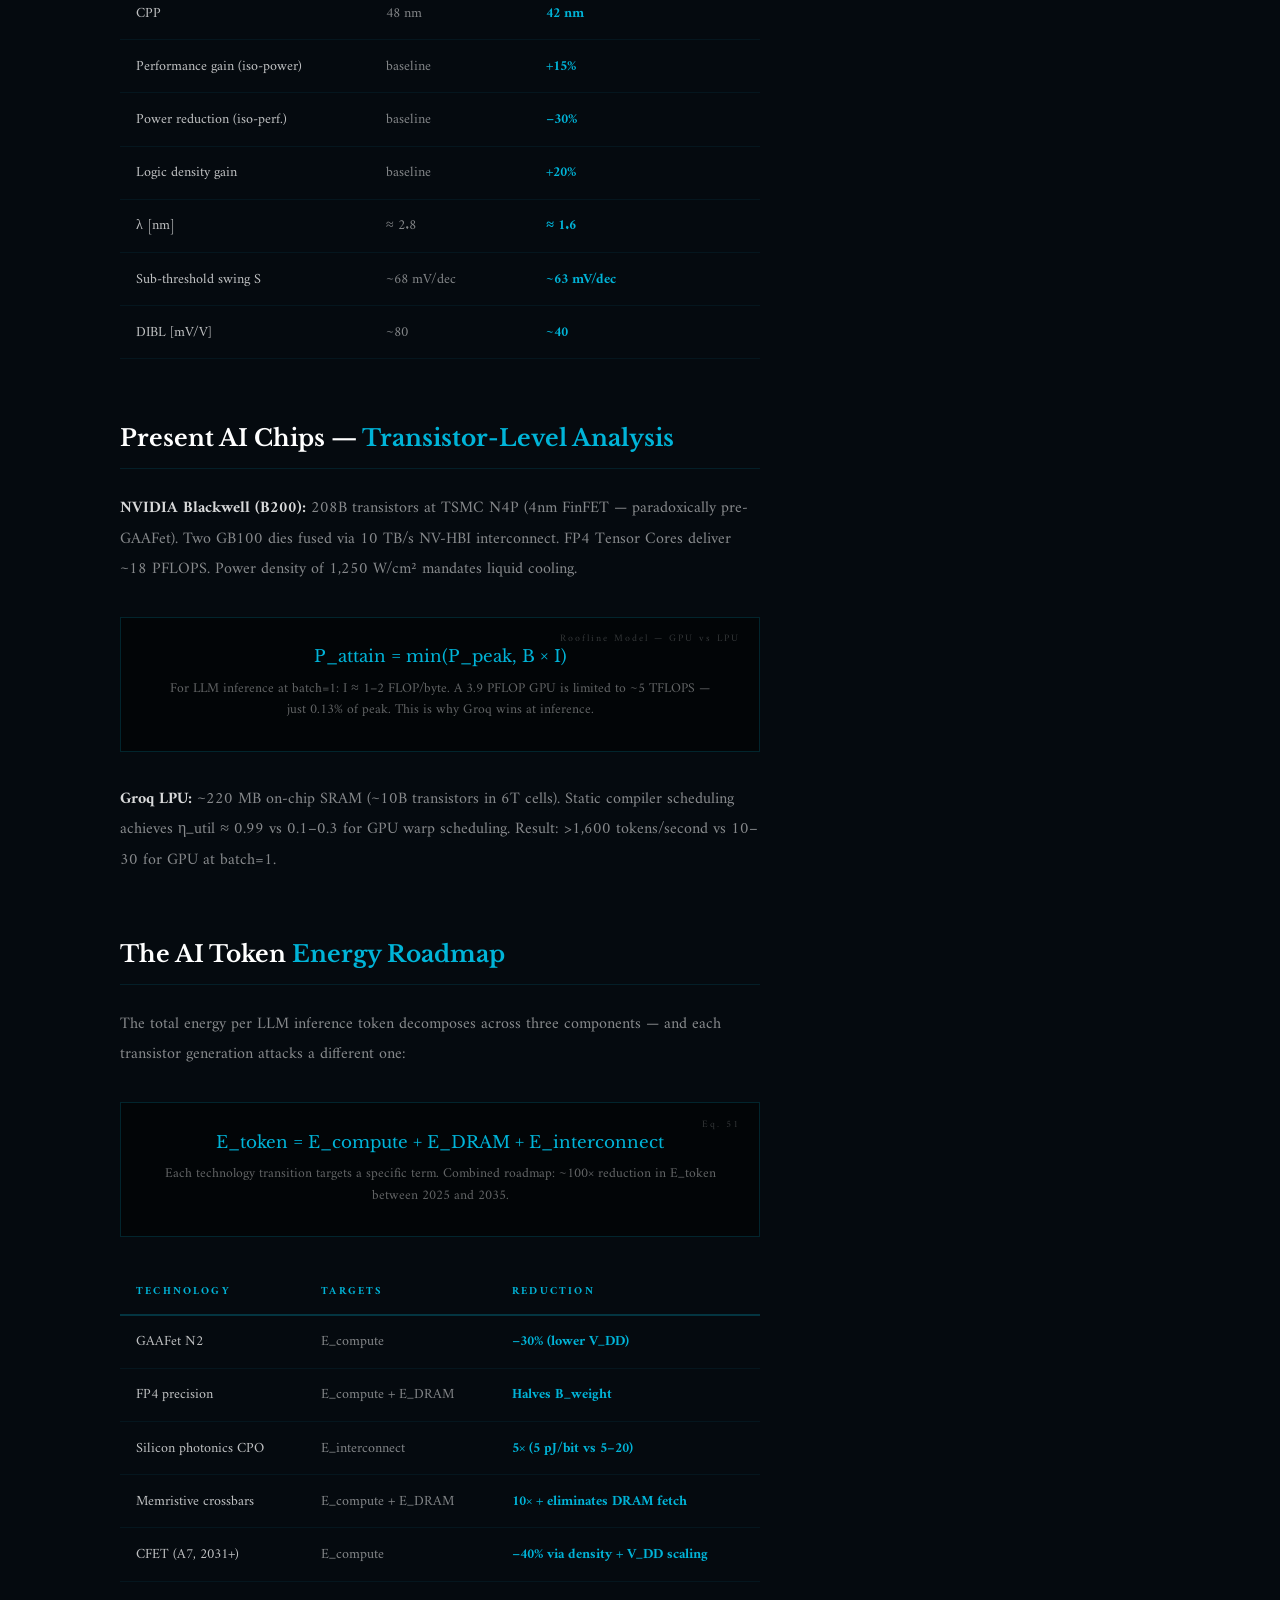
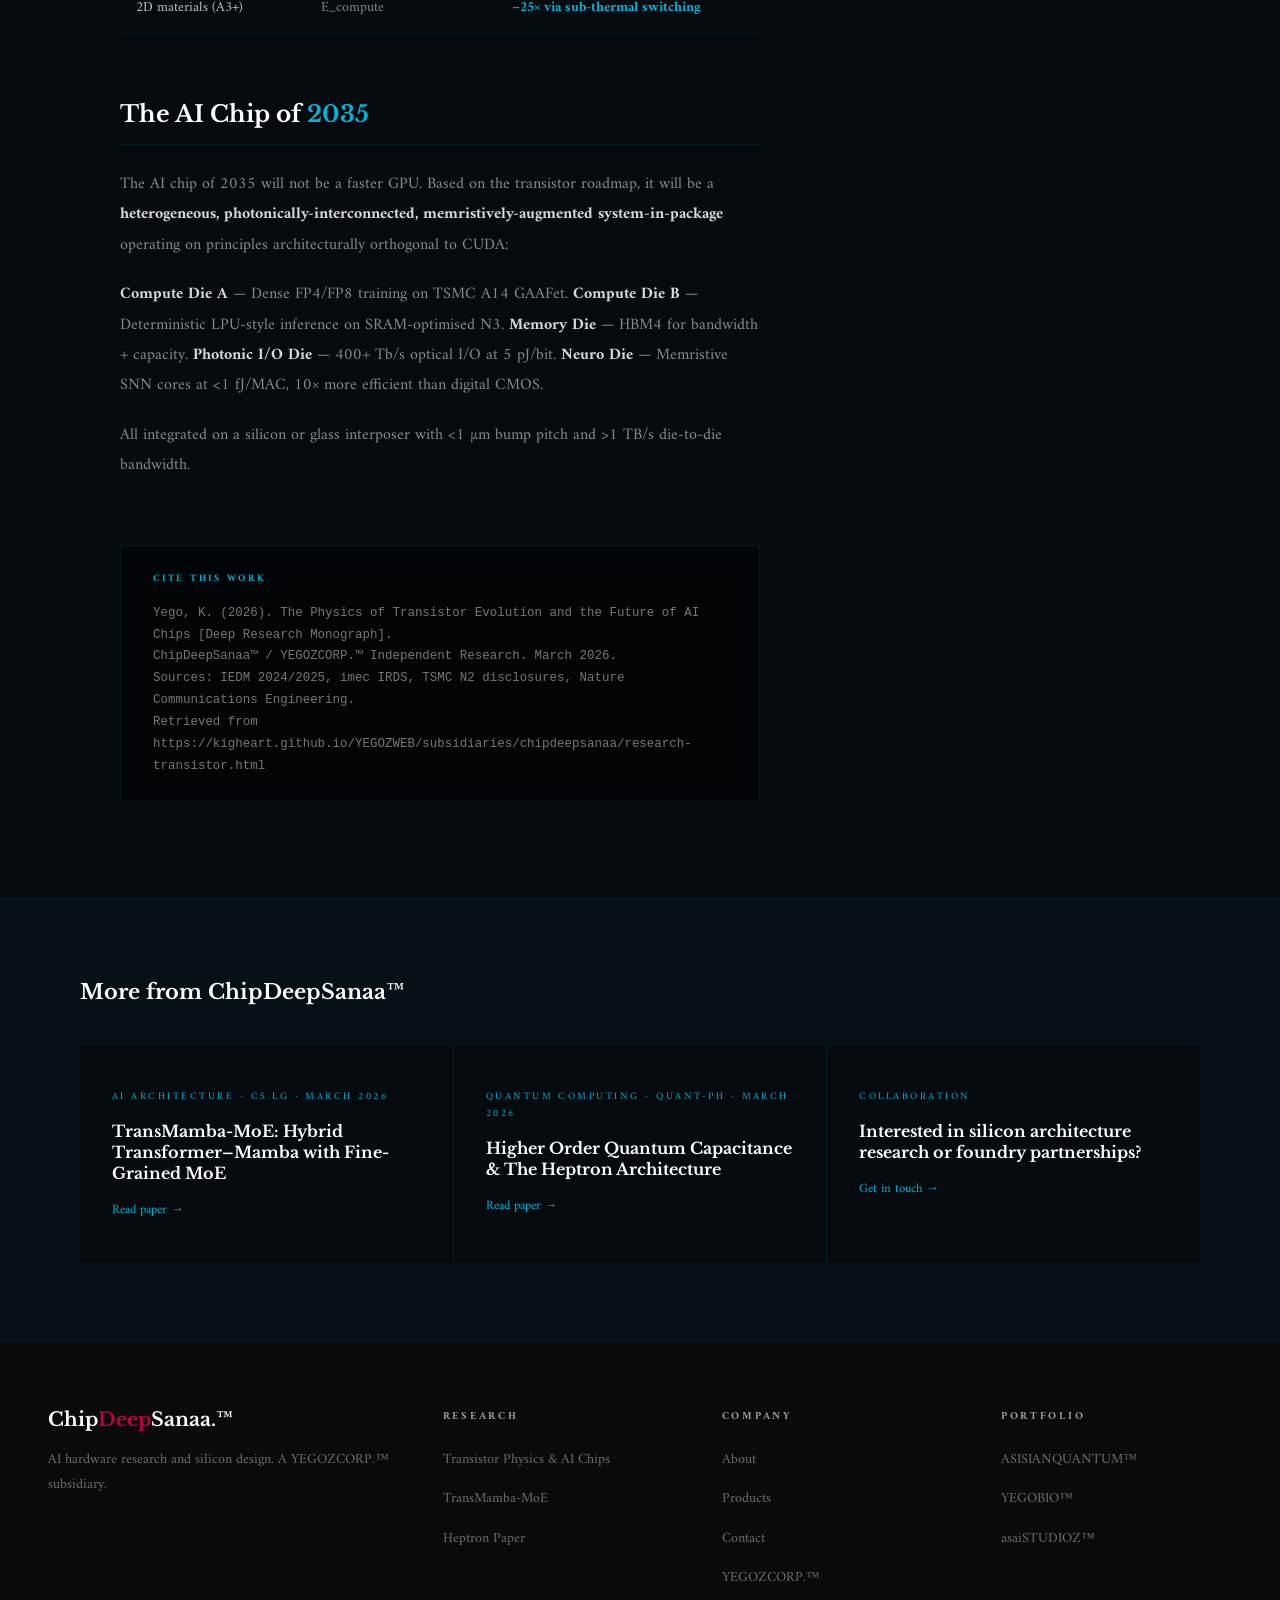
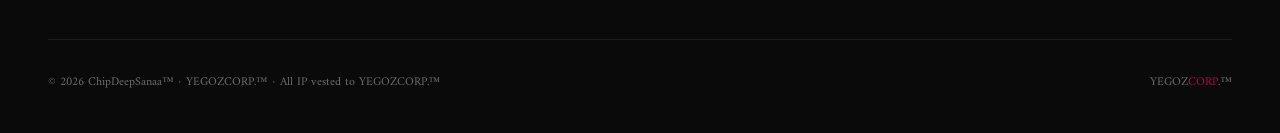
<file: subsidiaries/chipdeepsanaa/research-transistor.html>
<!DOCTYPE html>
<html lang="en">
<head>
<meta charset="UTF-8">
<meta name="viewport" content="width=device-width, initial-scale=1.0">
<title>Transistor Physics & Future AI Chips — ChipDeepSanaa™ Research</title>
<meta name="description" content="The Physics of Transistor Evolution and the Future of AI Chips. From FinFET to GAAFet, CFET, 2D Materials. Deep Research Monograph by Kiprop Yego, March 2026.">
<link rel="stylesheet" href="../../css/shared.css">
<style>
:root { --accent: #00b4d8; --bg: #050a0f; }
body { background: var(--bg); color: #e0e8f0; }
.g-nav { background: rgba(5,10,15,0.97); border-bottom-color: rgba(0,180,216,0.12); }
.g-nav-logo { color: #e0e8f0; }
.g-nav-links a { color: rgba(255,255,255,0.45); }

.research-hero {
  min-height: 60vh; display:flex; flex-direction:column;
  justify-content:flex-end; padding:9rem 5rem 5rem;
  position:relative; overflow:hidden;
  border-bottom:1px solid rgba(0,180,216,0.12);
}
.research-hero::before {
  content:''; position:absolute; inset:0;
  background:
    radial-gradient(ellipse 60% 80% at 100% 0%, rgba(0,180,216,0.09) 0%, transparent 60%),
    repeating-linear-gradient(90deg, rgba(0,180,216,0.03) 0px, rgba(0,180,216,0.03) 1px, transparent 1px, transparent 80px),
    repeating-linear-gradient(0deg, rgba(0,180,216,0.03) 0px, rgba(0,180,216,0.03) 1px, transparent 1px, transparent 80px);
  pointer-events:none;
}
.breadcrumb {
  font-size:0.68rem; letter-spacing:0.25em; text-transform:uppercase;
  color:rgba(255,255,255,0.3); margin-bottom:2.5rem;
  display:flex; align-items:center; gap:0.8rem;
  position:relative; z-index:1; animation:fadeUp 0.8s ease both;
}
.breadcrumb a { color:var(--accent); text-decoration:none; }
.breadcrumb a:hover { opacity:0.7; }
.breadcrumb span { opacity:0.4; }
.paper-category {
  font-size:0.68rem; letter-spacing:0.35em; text-transform:uppercase;
  color:var(--accent); margin-bottom:1.5rem;
  position:relative; z-index:1; animation:fadeUp 0.8s ease both; animation-delay:0.1s;
}
.paper-title {
  font-family:'Libre Baskerville',Georgia,serif;
  font-size:clamp(1.8rem,4.5vw,3.5rem); font-weight:700;
  line-height:1.1; color:#fff; max-width:900px;
  position:relative; z-index:1; animation:fadeUp 0.8s ease both; animation-delay:0.2s;
}
.paper-title .b { color:var(--accent); }
.paper-subtitle {
  font-family:'Amiri',serif; font-size:clamp(1rem,1.8vw,1.15rem);
  color:rgba(255,255,255,0.5); max-width:780px; margin-top:0.8rem;
  font-style:italic; position:relative; z-index:1;
  animation:fadeUp 0.8s ease both; animation-delay:0.28s;
}
.paper-meta {
  display:flex; align-items:center; gap:2rem; flex-wrap:wrap;
  margin-top:2.5rem; position:relative; z-index:1;
  animation:fadeUp 0.8s ease both; animation-delay:0.38s;
}
.meta-item { display:flex; flex-direction:column; gap:0.3rem; }
.meta-label { font-size:0.62rem; letter-spacing:0.25em; text-transform:uppercase; color:rgba(255,255,255,0.3); }
.meta-value { font-size:0.92rem; color:rgba(255,255,255,0.75); }
.meta-value .b { color:var(--accent); }
.meta-sep { width:1px; height:36px; background:rgba(255,255,255,0.1); }
.paper-actions {
  display:flex; gap:1rem; flex-wrap:wrap; margin-top:3rem;
  position:relative; z-index:1; animation:fadeUp 0.8s ease both; animation-delay:0.5s;
}
.btn-accent { background:var(--accent); color:#000; padding:0.85rem 2rem; border:2px solid var(--accent); font-family:'Amiri',serif; font-size:0.82rem; letter-spacing:0.12em; text-transform:uppercase; text-decoration:none; transition:all 0.3s; display:inline-block; }
.btn-accent:hover { background:transparent; color:var(--accent); }
.btn-accent-ghost { background:transparent; color:var(--accent); padding:0.85rem 2rem; border:2px solid rgba(0,180,216,0.35); font-family:'Amiri',serif; font-size:0.82rem; letter-spacing:0.12em; text-transform:uppercase; text-decoration:none; transition:all 0.3s; display:inline-block; }
.btn-accent-ghost:hover { background:var(--accent); color:#000; }

.research-body {
  max-width:1200px; margin:0 auto; padding:6rem 5rem;
  display:grid; grid-template-columns:1fr 320px; gap:5rem; align-items:start;
}

.paper-abstract {
  background:rgba(0,180,216,0.05); border:1px solid rgba(0,180,216,0.15);
  border-left:4px solid var(--accent); padding:2.5rem; margin-bottom:4rem;
}
.paper-abstract h3 { font-family:'Libre Baskerville',Georgia,serif; font-size:0.72rem; letter-spacing:0.25em; text-transform:uppercase; color:var(--accent); margin-bottom:1.2rem; }
.paper-abstract p { font-size:1rem; line-height:1.9; color:rgba(255,255,255,0.6); }
.paper-abstract p strong { color:rgba(255,255,255,0.9); }

.section-block { margin-bottom:4rem; }
.section-block h2 { font-family:'Libre Baskerville',Georgia,serif; font-size:1.45rem; font-weight:700; color:#fff; margin-bottom:1.5rem; padding-bottom:1rem; border-bottom:1px solid rgba(0,180,216,0.12); }
.section-block h2 .b { color:var(--accent); }
.section-block p { font-size:1rem; line-height:1.9; color:rgba(255,255,255,0.52); margin-bottom:1.2rem; }
.section-block p strong { color:rgba(255,255,255,0.85); }

.eq-block { background:rgba(0,0,0,0.5); border:1px solid rgba(0,180,216,0.18); padding:1.8rem 2.5rem; margin:2rem 0; position:relative; }
.eq-block .eq-label { position:absolute; top:0.8rem; right:1.2rem; font-size:0.62rem; letter-spacing:0.2em; color:rgba(255,255,255,0.2); }
.eq-block .eq-text { font-family:'Libre Baskerville',Georgia,serif; font-size:1.05rem; color:var(--accent); text-align:center; }
.eq-block .eq-desc { font-size:0.85rem; color:rgba(255,255,255,0.38); text-align:center; margin-top:0.7rem; line-height:1.6; }

.roadmap-grid { display:grid; grid-template-columns:repeat(auto-fit,minmax(220px,1fr)); gap:1px; background:rgba(0,180,216,0.1); margin:2.5rem 0; }
.roadmap-item { background:var(--bg); padding:2rem 1.8rem; border-top:3px solid transparent; transition:border-color 0.3s; }
.roadmap-item:hover { border-color:var(--accent); }
.roadmap-year { font-family:'Libre Baskerville',Georgia,serif; font-size:1.1rem; font-weight:700; color:var(--accent); margin-bottom:0.5rem; }
.roadmap-node { font-size:0.68rem; letter-spacing:0.2em; text-transform:uppercase; color:rgba(255,255,255,0.35); margin-bottom:0.8rem; display:block; }
.roadmap-desc { font-size:0.9rem; line-height:1.7; color:rgba(255,255,255,0.42); }

.data-table { width:100%; border-collapse:collapse; margin:2rem 0; }
.data-table th { font-family:'Amiri',serif; font-size:0.68rem; letter-spacing:0.2em; text-transform:uppercase; color:var(--accent); padding:0.8rem 1rem; border-bottom:2px solid rgba(0,180,216,0.25); text-align:left; }
.data-table td { font-size:0.88rem; color:rgba(255,255,255,0.5); padding:0.85rem 1rem; border-bottom:1px solid rgba(0,180,216,0.07); }
.data-table tr:hover td { background:rgba(0,180,216,0.04); }
.data-table td:first-child { color:rgba(255,255,255,0.75); }
.data-table .hl { color:var(--accent); font-weight:700; }

.cite-block { background:rgba(0,0,0,0.5); border:1px solid rgba(0,180,216,0.12); padding:1.5rem 2rem; margin-top:3rem; }
.cite-block h4 { font-size:0.62rem; letter-spacing:0.25em; text-transform:uppercase; color:var(--accent); margin-bottom:1rem; }
.cite-block pre { font-family:'Courier New',monospace; font-size:0.78rem; color:rgba(255,255,255,0.45); line-height:1.75; white-space:pre-wrap; word-break:break-word; }

.toc { background:rgba(0,180,216,0.05); border:1px solid rgba(0,180,216,0.15); padding:2rem; position:sticky; top:6rem; }
.toc h4 { font-size:0.65rem; letter-spacing:0.3em; text-transform:uppercase; color:var(--accent); margin-bottom:1.5rem; }
.toc ol { list-style:none; counter-reset:toc; display:flex; flex-direction:column; }
.toc li { counter-increment:toc; }
.toc li a { display:flex; align-items:baseline; gap:0.6rem; font-size:0.84rem; color:rgba(255,255,255,0.38); text-decoration:none; padding:0.5rem 0; border-bottom:1px solid rgba(0,180,216,0.07); transition:color 0.3s; }
.toc li a:hover { color:var(--accent); }
.toc li a::before { content:counter(toc,decimal-leading-zero); font-size:0.62rem; color:var(--accent); flex-shrink:0; }
.paper-card { background:rgba(0,180,216,0.05); border:1px solid rgba(0,180,216,0.15); padding:2rem; margin-top:2rem; }
.paper-card h4 { font-size:0.65rem; letter-spacing:0.3em; text-transform:uppercase; color:var(--accent); margin-bottom:1.5rem; }
.paper-card-row { display:flex; flex-direction:column; gap:0.3rem; padding:0.75rem 0; border-bottom:1px solid rgba(0,180,216,0.08); }
.paper-card-row:last-child { border-bottom:none; }
.pcr-label { font-size:0.6rem; letter-spacing:0.2em; text-transform:uppercase; color:rgba(255,255,255,0.28); }
.pcr-value { font-size:0.88rem; color:rgba(255,255,255,0.62); }
.pcr-value .b { color:var(--accent); }
.pcr-value a { color:var(--accent); text-decoration:none; }

.related { background:rgba(0,180,216,0.04); padding:5rem; border-top:1px solid rgba(0,180,216,0.1); }
.related h3 { font-family:'Libre Baskerville',Georgia,serif; font-size:1.3rem; font-weight:700; color:#fff; margin-bottom:2.5rem; }
.related-grid { display:grid; grid-template-columns:repeat(3,1fr); gap:1px; background:rgba(0,180,216,0.1); }
.related-tile { background:var(--bg); padding:2.5rem 2rem; text-decoration:none; display:block; border-top:3px solid transparent; transition:all 0.3s; }
.related-tile:hover { background:rgba(0,180,216,0.05); border-color:var(--accent); }
.rt-cat { font-size:0.62rem; letter-spacing:0.25em; text-transform:uppercase; color:var(--accent); margin-bottom:1rem; display:block; }
.rt-title { font-family:'Libre Baskerville',Georgia,serif; font-size:1rem; font-weight:700; color:#fff; line-height:1.3; margin-bottom:0.7rem; }
.rt-status { font-size:0.8rem; color:rgba(255,255,255,0.3); }

@media(max-width:1000px) {
  .research-body { grid-template-columns:1fr; gap:3rem; padding:4rem 2rem; }
  .research-hero { padding:8rem 2rem 4rem; }
  .related { padding:4rem 2rem; }
  .related-grid { grid-template-columns:1fr; }
  .toc { position:static; }
}
</style>
</head>
<body>

<nav class="g-nav dark-nav">
  <a href="index.html" class="g-nav-logo">
    Chip<span class="r">Deep</span>Sanaa<sup style="font-size:0.5em">™</sup>
    <a href="../../index.html" class="parent-link">YEGOZCORP.™</a>
  </a>
  <ul class="g-nav-links">
    <li><a href="index.html#products">Products</a></li>
    <li><a href="index.html#technology">Technology</a></li>
    <li><a href="index.html#research">Research</a></li>
    <li><a href="index.html#contact" class="nav-cta">Partner</a></li>
  </ul>
</nav>

<section class="research-hero">
  <div class="breadcrumb">
    <a href="../../index.html">YEGOZCORP.™</a>
    <span>›</span>
    <a href="index.html">ChipDeepSanaa™</a>
    <span>›</span>
    <a href="index.html#research">Research</a>
    <span>›</span>
    <span style="color:rgba(255,255,255,0.5)">Transistor Physics</span>
  </div>
  <p class="paper-category">Deep Research Monograph · Semiconductor Physics · AI Hardware · March 2026</p>
  <h1 class="paper-title">The Physics of <span class="b">Transistor Evolution</span><br>and the Future of AI Chips</h1>
  <p class="paper-subtitle">From FinFET to GAAFet, CFET, 2D Materials, and the Architecture of Tomorrow's AI Silicon — Incorporating Latest Results from IEDM 2025, Nature Electronics, imec & IRDS</p>
  <div class="paper-meta">
    <div class="meta-item">
      <span class="meta-label">Author</span>
      <span class="meta-value"><span class="b">Kiprop Yego</span> — Independent Research</span>
    </div>
    <div class="meta-sep"></div>
    <div class="meta-item">
      <span class="meta-label">Date</span>
      <span class="meta-value">March 2026</span>
    </div>
    <div class="meta-sep"></div>
    <div class="meta-item">
      <span class="meta-label">Sources</span>
      <span class="meta-value">IEDM 2024/2025 · imec · IRDS · TSMC · Nature Comms</span>
    </div>
    <div class="meta-sep"></div>
    <div class="meta-item">
      <span class="meta-label">Status</span>
      <span class="meta-value" style="color:#4ade80">● Published Monograph</span>
    </div>
  </div>
  <div class="paper-actions">
    <a href="transistor_ai_physics_2026.pdf" class="btn-accent" download>↓ Download PDF</a>
    <a href="research-transmamba.html" class="btn-accent-ghost">Also: TransMamba-MoE →</a>
    <a href="index.html#contact" class="btn-accent-ghost">Collaborate →</a>
  </div>
</section>

<div class="research-body">
<main>

  <div class="paper-abstract reveal">
    <h3>Central Thesis</h3>
    <p>
      The history of transistor scaling is a history of progressively recovering <strong>electrostatic gate control over the channel</strong>. Every architecture change — FinFET, GAAFet, CFET, 2D materials — solves the same underlying equation: reducing the natural length scale <strong>λ</strong> to suppress sub-threshold leakage, drain-induced barrier lowering (DIBL), and quantum tunnelling. The implications for AI chips are <strong>architectural, not merely parametric</strong>.
    </p>
  </div>

  <div class="section-block reveal">
    <h2>The <span class="b">Central Equation</span> — Why Everything Changes</h2>
    <p>Every transistor architecture in history can be understood through one equation — the characteristic length λ, which governs how far the drain electric field penetrates into the channel:</p>
    <div class="eq-block">
      <span class="eq-label">Eq. 5 — Planar MOSFET</span>
      <div class="eq-text">λ = √(ε_Si/ε_ox · t_Si · t_ox)</div>
      <div class="eq-desc">Short-channel effects become severe when gate length L_g ≲ 5λ. Every architecture reduces λ.</div>
    </div>
    <p>For GAAFet nanosheets (TSMC N2), this becomes:</p>
    <div class="eq-block">
      <span class="eq-label">Eq. 15 — Nanosheet GAA</span>
      <div class="eq-text">λ_NS ≈ √(ε_Si/ε_ox · T_NS/4 · t_ox) ≈ 1.6 nm at N2</div>
      <div class="eq-desc">The factor of 4 (vs 2 for FinFET) reflects 4-sided gate control. Enables L_g as short as 8 nm.</div>
    </div>
    <p>And for 2D materials (the Angstrom Era):</p>
    <div class="eq-block">
      <span class="eq-label">Eq. 26 — 2D Material (MoS₂)</span>
      <div class="eq-text">λ_2D ≈ √(ε_ch/C_gate · t_ch) ≈ 0.9 nm for MoS₂ (t_ch = 0.65 nm)</div>
      <div class="eq-desc">Sub-1 nm λ enables true Angstrom-Era gate lengths while maintaining SCE suppression (L_g/λ > 5).</div>
    </div>
  </div>

  <div class="section-block reveal">
    <h2>Architecture <span class="b">Evolution</span> — The Full Progression</h2>
    <p>Each transistor generation solves a specific failure mode of its predecessor:</p>
    <div class="roadmap-grid">
      <div class="roadmap-item">
        <div class="roadmap-year">Planar MOSFET</div>
        <span class="roadmap-node">Pre-2011 · &gt;22nm</span>
        <p class="roadmap-desc">Gate on top only. At short channels, drain field penetrates entire body. SCE uncontrollable below ~100nm.</p>
      </div>
      <div class="roadmap-item">
        <div class="roadmap-year">FinFET</div>
        <span class="roadmap-node">2011–2025 · 22nm→3nm</span>
        <p class="roadmap-desc">3-sided gate on vertical silicon fin. λ_DG ≈ 2.3nm. Fails below 3nm: fin collapse, bottom leakage, quantised current.</p>
      </div>
      <div class="roadmap-item">
        <div class="roadmap-year">GAAFet Nanosheet</div>
        <span class="roadmap-node">2025–2028 · N2/A16</span>
        <p class="roadmap-desc">4-sided gate wraps all surfaces. λ_NS ≈ 1.6nm. Continuous W_NS tuning. TSMC N2: +15% perf, −30% power vs N3E.</p>
      </div>
      <div class="roadmap-item">
        <div class="roadmap-year">Forksheet FET</div>
        <span class="roadmap-node">2029–2030 · A10</span>
        <p class="roadmap-desc">n/p separated by thin dielectric wall. Eliminates n-p spacing without full CFET challenge. 5% lower RO delay.</p>
      </div>
      <div class="roadmap-item">
        <div class="roadmap-year">CFET</div>
        <span class="roadmap-node">2031+ · A7/A3</span>
        <p class="roadmap-desc">n-FET stacked directly on p-FET. Eliminates n-p gap from cell height. 10–20% area reduction. imec: 79% yield at 18nm gate.</p>
      </div>
      <div class="roadmap-item">
        <div class="roadmap-year">2D Materials</div>
        <span class="roadmap-node">2034+ · A3/A2</span>
        <p class="roadmap-desc">MoS₂ (n) + WSe₂ (p) channels. Atomically thin (0.65nm). λ &lt; 1nm. IEDM 2024: I_on = 451 µA/µm, I_on/I_off &gt; 10⁹.</p>
      </div>
    </div>
  </div>

  <div class="section-block reveal">
    <h2>TSMC N2 vs N3E — <span class="b">Quantitative Data</span></h2>
    <table class="data-table">
      <thead><tr><th>Metric</th><th>N3E (FinFET)</th><th>N2 (GAAFet)</th></tr></thead>
      <tbody>
        <tr><td>Gate Architecture</td><td>FinFET (3-sided)</td><td class="hl">Nanosheet GAA (4-sided)</td></tr>
        <tr><td>CPP</td><td>48 nm</td><td class="hl">42 nm</td></tr>
        <tr><td>Performance gain (iso-power)</td><td>baseline</td><td class="hl">+15%</td></tr>
        <tr><td>Power reduction (iso-perf.)</td><td>baseline</td><td class="hl">−30%</td></tr>
        <tr><td>Logic density gain</td><td>baseline</td><td class="hl">+20%</td></tr>
        <tr><td>λ [nm]</td><td>≈ 2.8</td><td class="hl">≈ 1.6</td></tr>
        <tr><td>Sub-threshold swing S</td><td>~68 mV/dec</td><td class="hl">~63 mV/dec</td></tr>
        <tr><td>DIBL [mV/V]</td><td>~80</td><td class="hl">~40</td></tr>
      </tbody>
    </table>
  </div>

  <div class="section-block reveal">
    <h2>Present AI Chips — <span class="b">Transistor-Level Analysis</span></h2>
    <p><strong>NVIDIA Blackwell (B200):</strong> 208B transistors at TSMC N4P (4nm FinFET — paradoxically pre-GAAFet). Two GB100 dies fused via 10 TB/s NV-HBI interconnect. FP4 Tensor Cores deliver ~18 PFLOPS. Power density of 1,250 W/cm² mandates liquid cooling.</p>
    <div class="eq-block">
      <span class="eq-label">Roofline Model — GPU vs LPU</span>
      <div class="eq-text">P_attain = min(P_peak, B × I)</div>
      <div class="eq-desc">For LLM inference at batch=1: I ≈ 1–2 FLOP/byte. A 3.9 PFLOP GPU is limited to ~5 TFLOPS — just 0.13% of peak. This is why Groq wins at inference.</div>
    </div>
    <p><strong>Groq LPU:</strong> ~220 MB on-chip SRAM (~10B transistors in 6T cells). Static compiler scheduling achieves η_util ≈ 0.99 vs 0.1–0.3 for GPU warp scheduling. Result: >1,600 tokens/second vs 10–30 for GPU at batch=1.</p>
  </div>

  <div class="section-block reveal">
    <h2>The AI Token <span class="b">Energy Roadmap</span></h2>
    <p>The total energy per LLM inference token decomposes across three components — and each transistor generation attacks a different one:</p>
    <div class="eq-block">
      <span class="eq-label">Eq. 51</span>
      <div class="eq-text">E_token = E_compute + E_DRAM + E_interconnect</div>
      <div class="eq-desc">Each technology transition targets a specific term. Combined roadmap: ~100× reduction in E_token between 2025 and 2035.</div>
    </div>
    <table class="data-table">
      <thead><tr><th>Technology</th><th>Targets</th><th>Reduction</th></tr></thead>
      <tbody>
        <tr><td>GAAFet N2</td><td>E_compute</td><td class="hl">−30% (lower V_DD)</td></tr>
        <tr><td>FP4 precision</td><td>E_compute + E_DRAM</td><td class="hl">Halves B_weight</td></tr>
        <tr><td>Silicon photonics CPO</td><td>E_interconnect</td><td class="hl">5× (5 pJ/bit vs 5–20)</td></tr>
        <tr><td>Memristive crossbars</td><td>E_compute + E_DRAM</td><td class="hl">10× + eliminates DRAM fetch</td></tr>
        <tr><td>CFET (A7, 2031+)</td><td>E_compute</td><td class="hl">−40% via density + V_DD scaling</td></tr>
        <tr><td>2D materials (A3+)</td><td>E_compute</td><td class="hl">−25× via sub-thermal switching</td></tr>
      </tbody>
    </table>
  </div>

  <div class="section-block reveal">
    <h2>The AI Chip of <span class="b">2035</span></h2>
    <p>The AI chip of 2035 will not be a faster GPU. Based on the transistor roadmap, it will be a <strong>heterogeneous, photonically-interconnected, memristively-augmented system-in-package</strong> operating on principles architecturally orthogonal to CUDA:</p>
    <p><strong>Compute Die A</strong> — Dense FP4/FP8 training on TSMC A14 GAAFet. <strong>Compute Die B</strong> — Deterministic LPU-style inference on SRAM-optimised N3. <strong>Memory Die</strong> — HBM4 for bandwidth + capacity. <strong>Photonic I/O Die</strong> — 400+ Tb/s optical I/O at 5 pJ/bit. <strong>Neuro Die</strong> — Memristive SNN cores at &lt;1 fJ/MAC, 10× more efficient than digital CMOS.</p>
    <p>All integrated on a silicon or glass interposer with &lt;1 µm bump pitch and &gt;1 TB/s die-to-die bandwidth.</p>
  </div>

  <div class="cite-block reveal">
    <h4>Cite This Work</h4>
    <pre>Yego, K. (2026). The Physics of Transistor Evolution and the Future of AI Chips [Deep Research Monograph].
ChipDeepSanaa™ / YEGOZCORP.™ Independent Research. March 2026.
Sources: IEDM 2024/2025, imec IRDS, TSMC N2 disclosures, Nature Communications Engineering.
Retrieved from https://kigheart.github.io/YEGOZWEB/subsidiaries/chipdeepsanaa/research-transistor.html</pre>
  </div>

</main>

<aside>
  <div class="toc reveal">
    <h4>Contents</h4>
    <ol>
      <li><a href="#">Central Thesis</a></li>
      <li><a href="#">The Central Equation</a></li>
      <li><a href="#">Architecture Evolution</a></li>
      <li><a href="#">TSMC N2 vs N3E Data</a></li>
      <li><a href="#">AI Chips — Transistor Level</a></li>
      <li><a href="#">Energy Roadmap</a></li>
      <li><a href="#">The AI Chip of 2035</a></li>
      <li><a href="#">How to Cite</a></li>
    </ol>
  </div>

  <div class="paper-card reveal">
    <h4>Paper Details</h4>
    <div class="paper-card-row"><span class="pcr-label">Author</span><span class="pcr-value"><span class="b">Kiprop Yego</span></span></div>
    <div class="paper-card-row"><span class="pcr-label">Affiliation</span><span class="pcr-value">ChipDeepSanaa™ / YEGOZCORP.™</span></div>
    <div class="paper-card-row"><span class="pcr-label">Type</span><span class="pcr-value">Deep Research Monograph</span></div>
    <div class="paper-card-row"><span class="pcr-label">Date</span><span class="pcr-value">March 2026</span></div>
    <div class="paper-card-row"><span class="pcr-label">Pages</span><span class="pcr-value">22 pages, 5 tables, 2 figures</span></div>
    <div class="paper-card-row"><span class="pcr-label">Primary Sources</span><span class="pcr-value">IEDM 2024/2025 · imec · TSMC · Nature Comms · IRDS 2022</span></div>
    <div class="paper-card-row"><span class="pcr-label">Subject</span><span class="pcr-value">Semiconductor Physics · AI Hardware · Device Engineering</span></div>
  </div>

  <div class="paper-card reveal" style="margin-top:2rem">
    <h4>Key Numbers</h4>
    <div class="paper-card-row"><span class="pcr-label">TSMC N2 perf gain</span><span class="pcr-value" style="color:var(--accent)">+15% vs N3E</span></div>
    <div class="paper-card-row"><span class="pcr-label">TSMC N2 power reduction</span><span class="pcr-value" style="color:var(--accent)">−30% vs N3E</span></div>
    <div class="paper-card-row"><span class="pcr-label">MoS₂ λ</span><span class="pcr-value" style="color:var(--accent)">0.9 nm</span></div>
    <div class="paper-card-row"><span class="pcr-label">Groq token speed</span><span class="pcr-value" style="color:var(--accent)">&gt;1600 tok/s vs ~20 GPU</span></div>
    <div class="paper-card-row"><span class="pcr-label">Energy reduction by 2035</span><span class="pcr-value" style="color:var(--accent)">~100× per token</span></div>
    <div class="paper-card-row"><span class="pcr-label">Memristive MAC energy</span><span class="pcr-value" style="color:var(--accent)">~1 fJ vs ~10 fJ CMOS</span></div>
  </div>

  <div class="paper-card reveal" style="margin-top:2rem">
    <h4>More Research</h4>
    <div class="paper-card-row"><span class="pcr-label">ChipDeepSanaa™</span><span class="pcr-value"><a href="research-transmamba.html">TransMamba-MoE →</a></span></div>
    <div class="paper-card-row"><span class="pcr-label">ASISIANQUANTUM™</span><span class="pcr-value"><a href="../asisianquantum/research.html">Heptron Paper →</a></span></div>
  </div>
</aside>
</div>

<section class="related">
  <div style="max-width:1200px;margin:0 auto">
    <h3>More from ChipDeepSanaa™</h3>
    <div class="related-grid">
      <a href="research-transmamba.html" class="related-tile">
        <span class="rt-cat">AI Architecture · cs.LG · March 2026</span>
        <div class="rt-title">TransMamba-MoE: Hybrid Transformer–Mamba with Fine-Grained MoE</div>
        <span class="rt-status" style="color:var(--accent)">Read paper →</span>
      </a>
      <a href="../asisianquantum/research.html" class="related-tile">
        <span class="rt-cat">Quantum Computing · quant-ph · March 2026</span>
        <div class="rt-title">Higher Order Quantum Capacitance & The Heptron Architecture</div>
        <span class="rt-status" style="color:var(--accent)">Read paper →</span>
      </a>
      <a href="index.html#contact" class="related-tile">
        <span class="rt-cat">Collaboration</span>
        <div class="rt-title">Interested in silicon architecture research or foundry partnerships?</div>
        <span class="rt-status" style="color:var(--accent)">Get in touch →</span>
      </a>
    </div>
  </div>
</section>

<footer class="g-footer">
  <div class="g-footer-top">
    <div class="g-footer-brand"><span class="logo">Chip<span class="r">Deep</span>Sanaa.™</span><p>AI hardware research and silicon design. A YEGOZCORP.™ subsidiary.</p></div>
    <div class="g-footer-col"><h4>Research</h4><ul>
      <li><a href="research-transistor.html">Transistor Physics & AI Chips</a></li>
      <li><a href="research-transmamba.html">TransMamba-MoE</a></li>
      <li><a href="../asisianquantum/research.html">Heptron Paper</a></li>
    </ul></div>
    <div class="g-footer-col"><h4>Company</h4><ul>
      <li><a href="index.html#about">About</a></li>
      <li><a href="index.html#products">Products</a></li>
      <li><a href="index.html#contact">Contact</a></li>
      <li><a href="../../index.html">YEGOZCORP.™</a></li>
    </ul></div>
    <div class="g-footer-col"><h4>Portfolio</h4><ul>
      <li><a href="../asisianquantum/index.html">ASISIANQUANTUM™</a></li>
      <li><a href="../yegobio/index.html">YEGOBIO™</a></li>
      <li><a href="../asaistudioz/index.html">asaiSTUDIOZ™</a></li>
    </ul></div>
  </div>
  <div class="g-footer-bottom">
    <span>© 2026 ChipDeepSanaa™ · YEGOZCORP.™ · All IP vested to YEGOZCORP.™</span>
    <a href="../../index.html">YEGOZ<span style="color:var(--crimson)">CORP</span>.™</a>
  </div>
</footer>
<script src="../../js/main.js"></script>
</body>
</html>
</file>
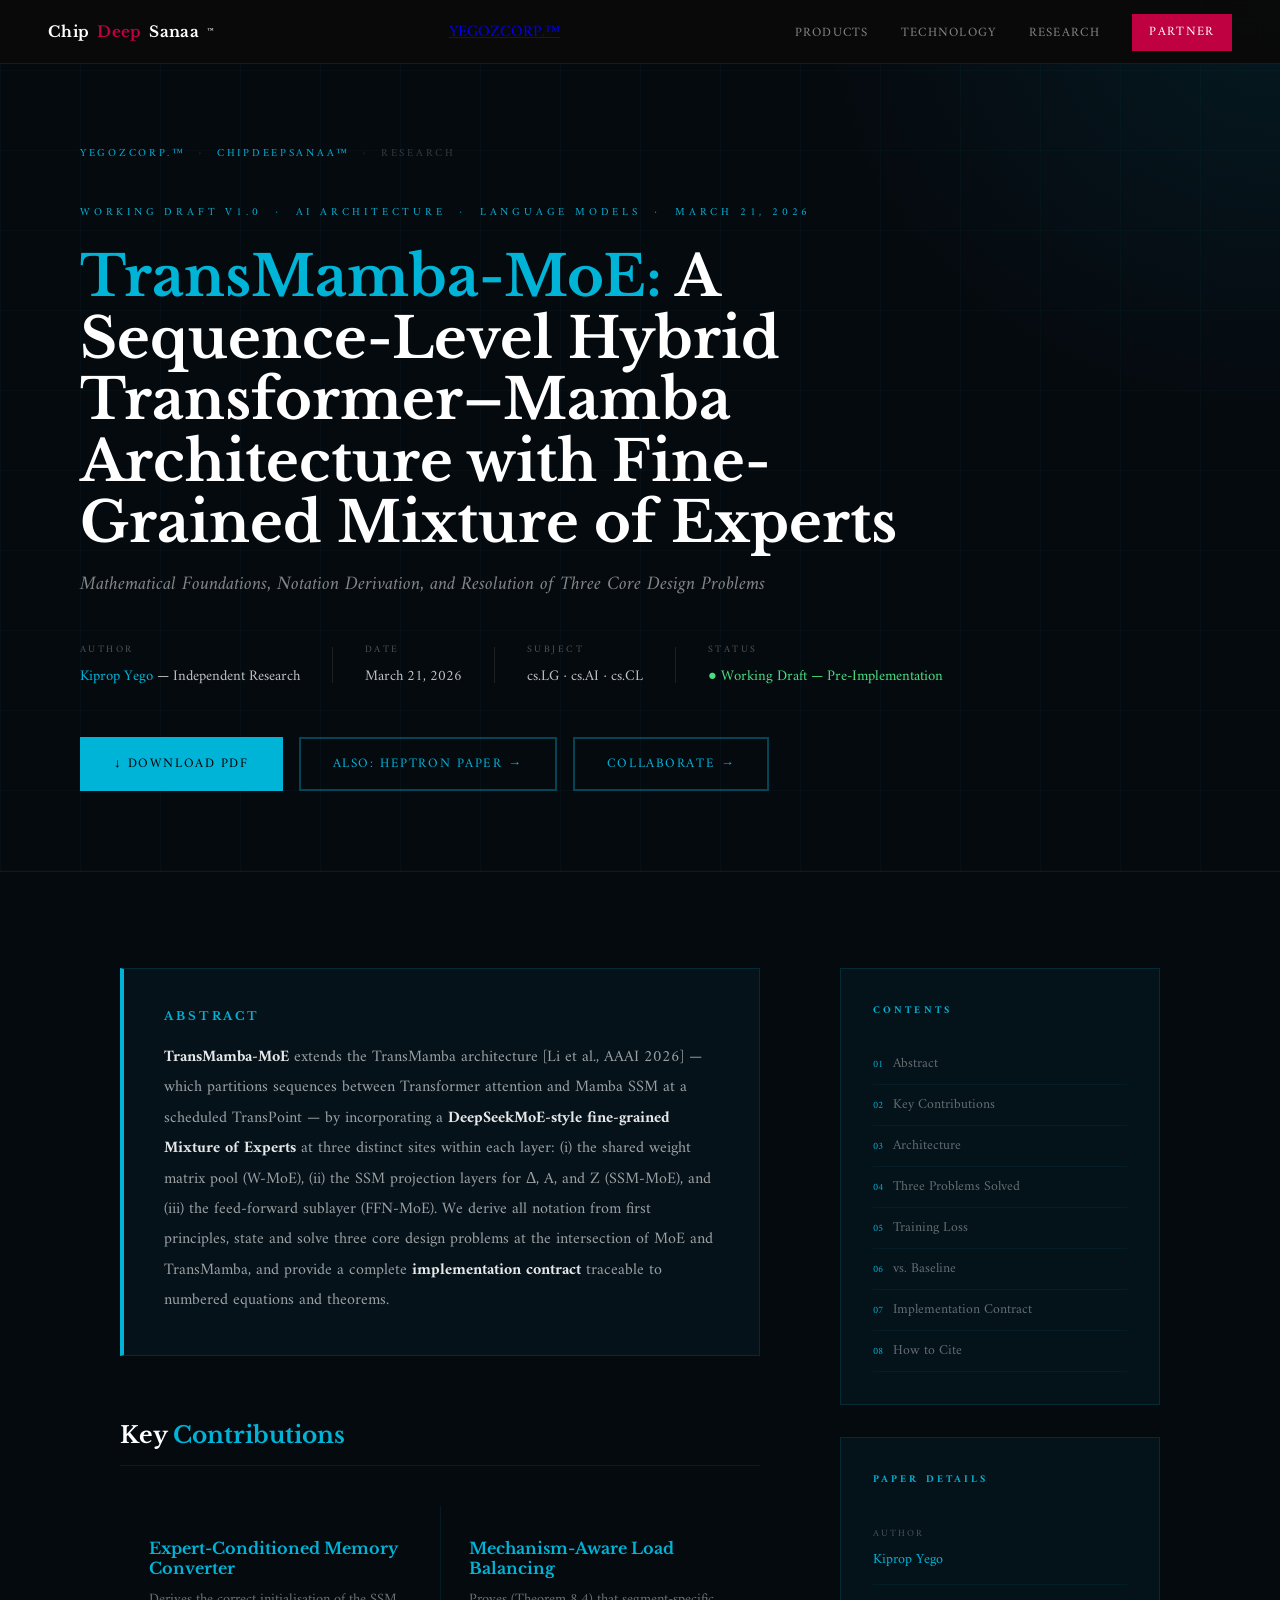
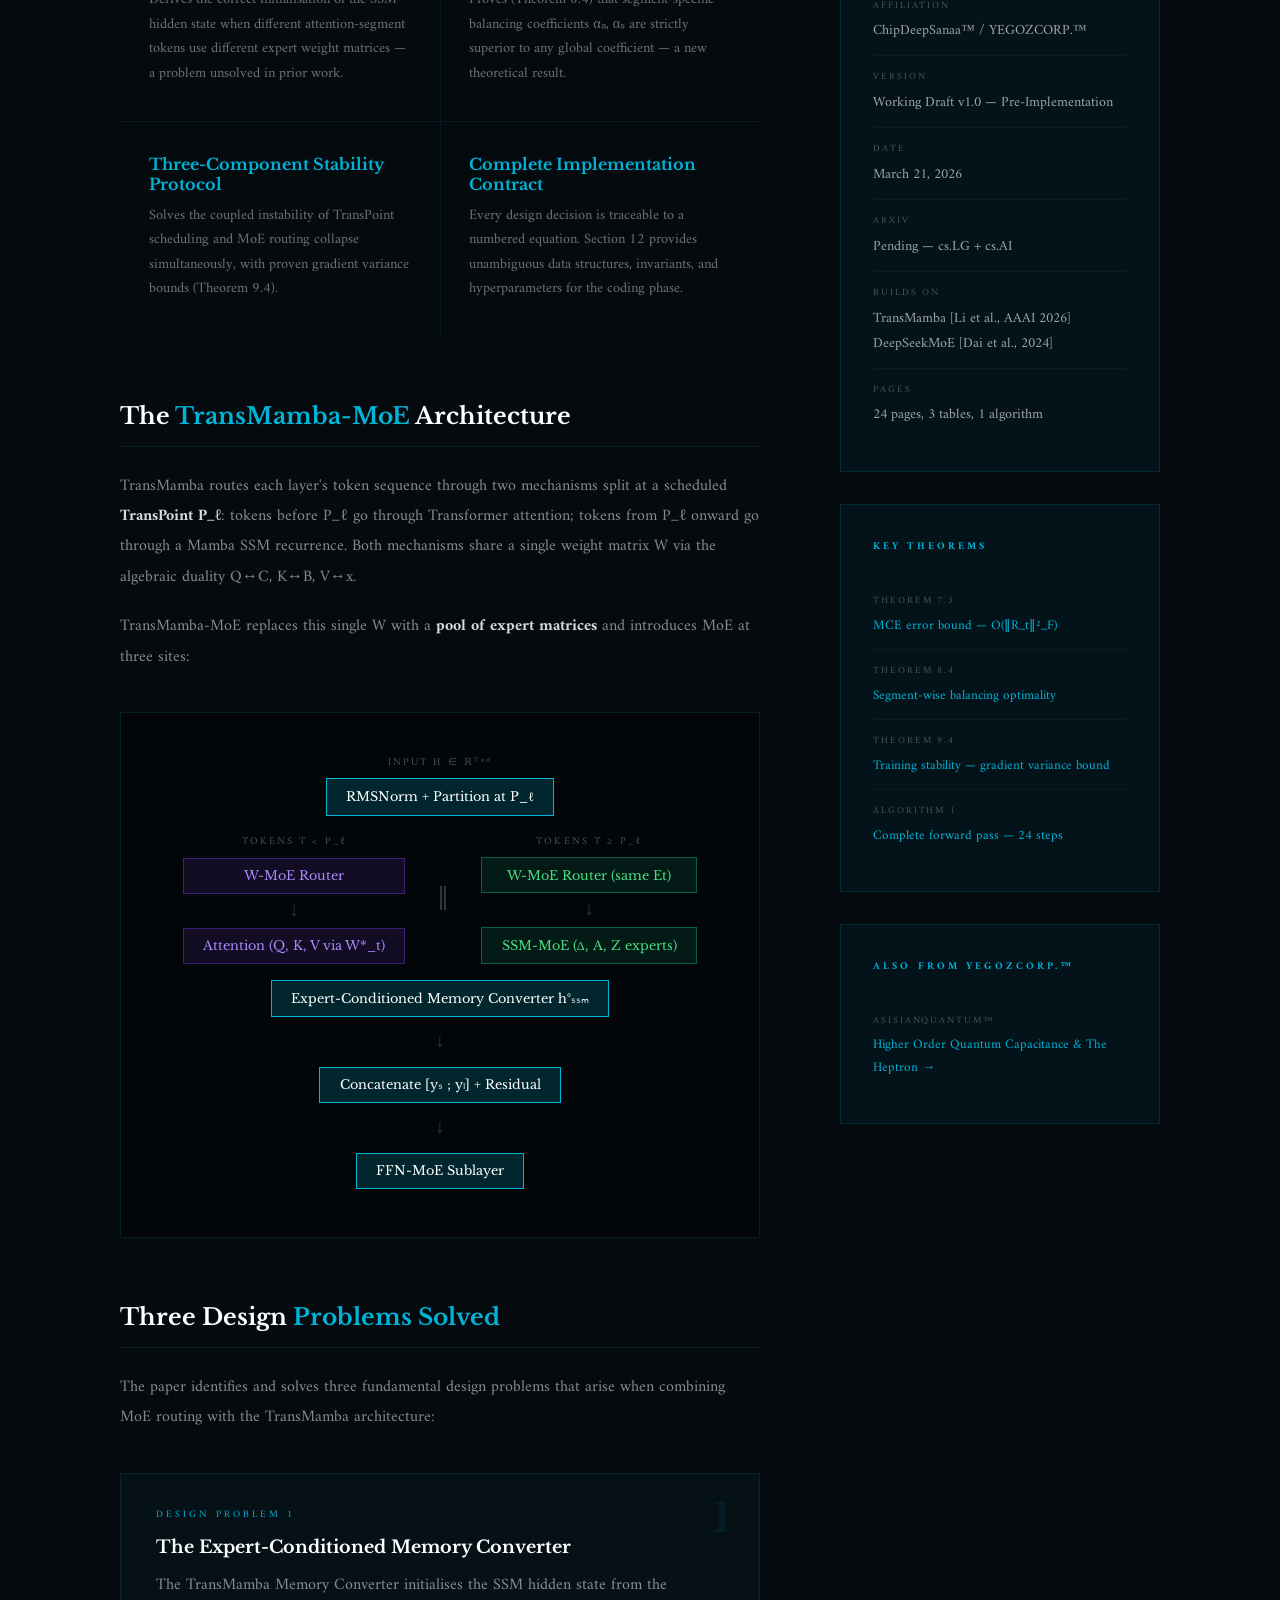
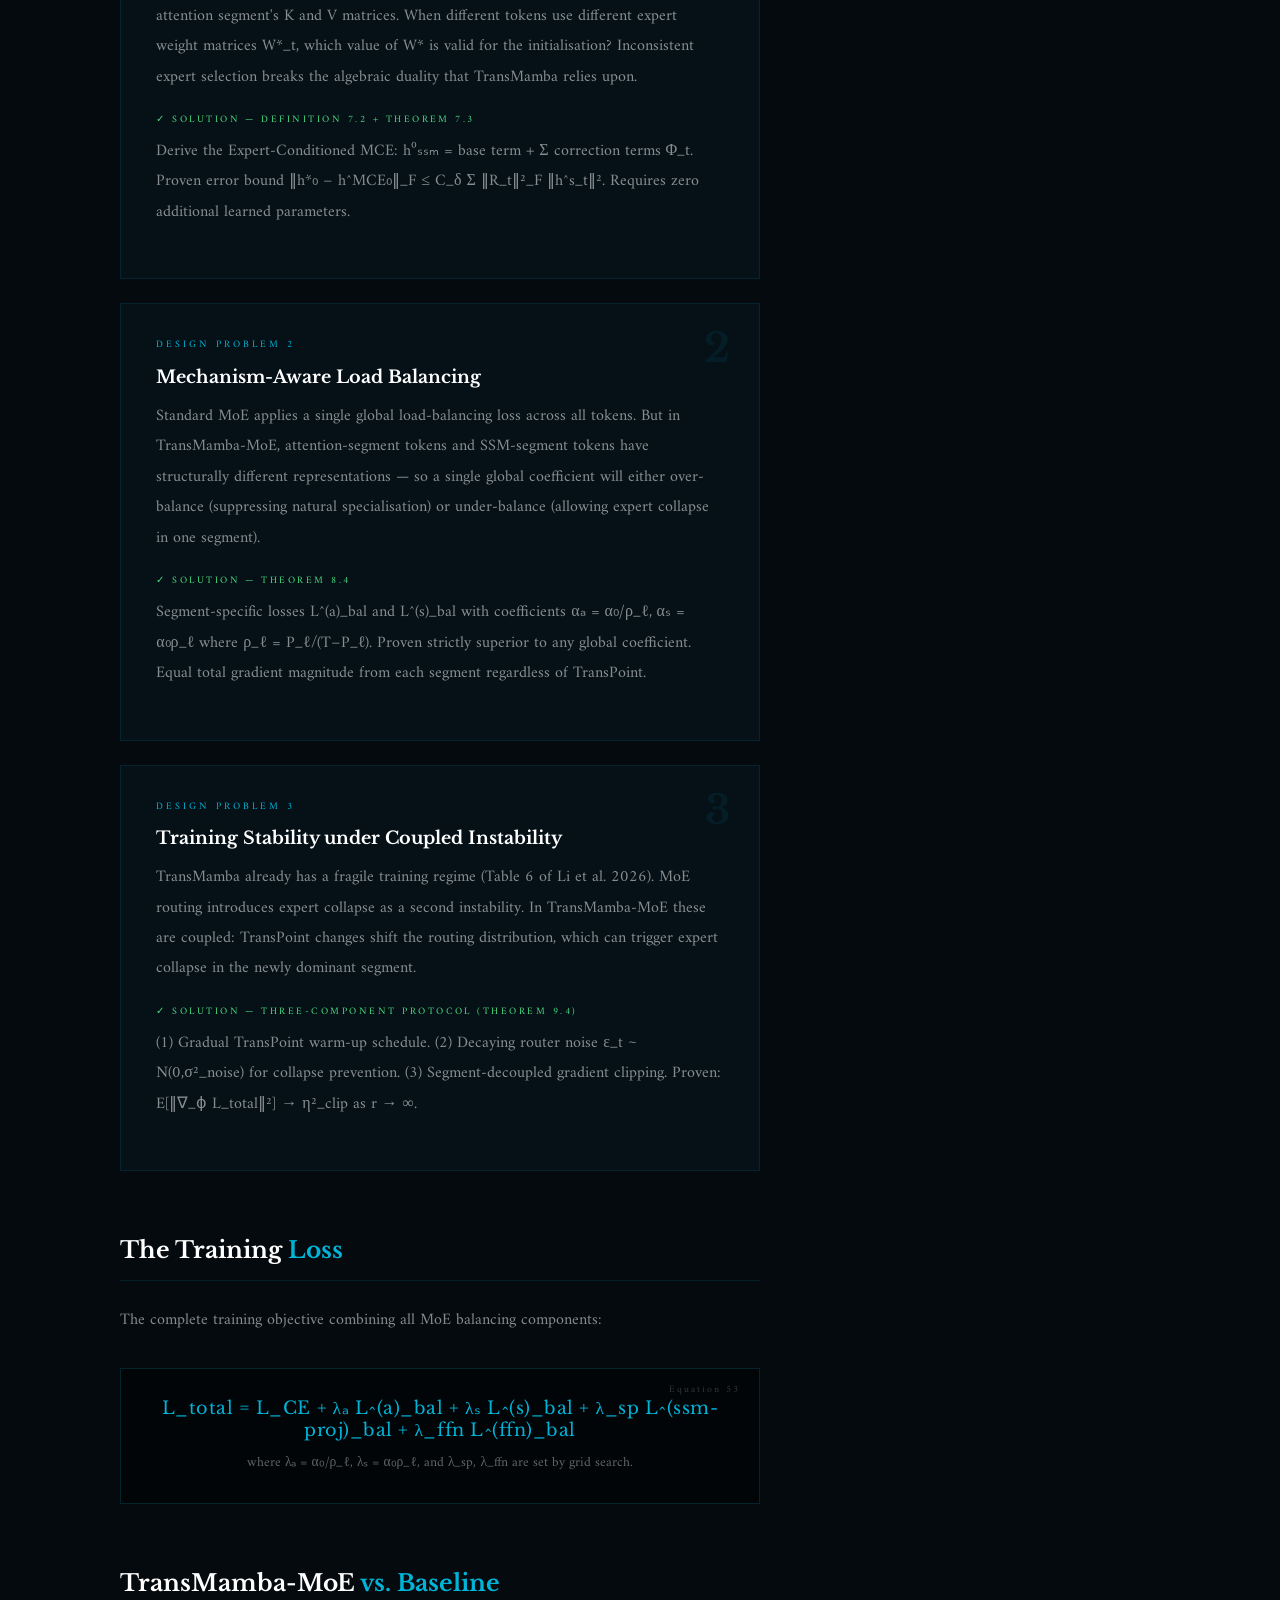
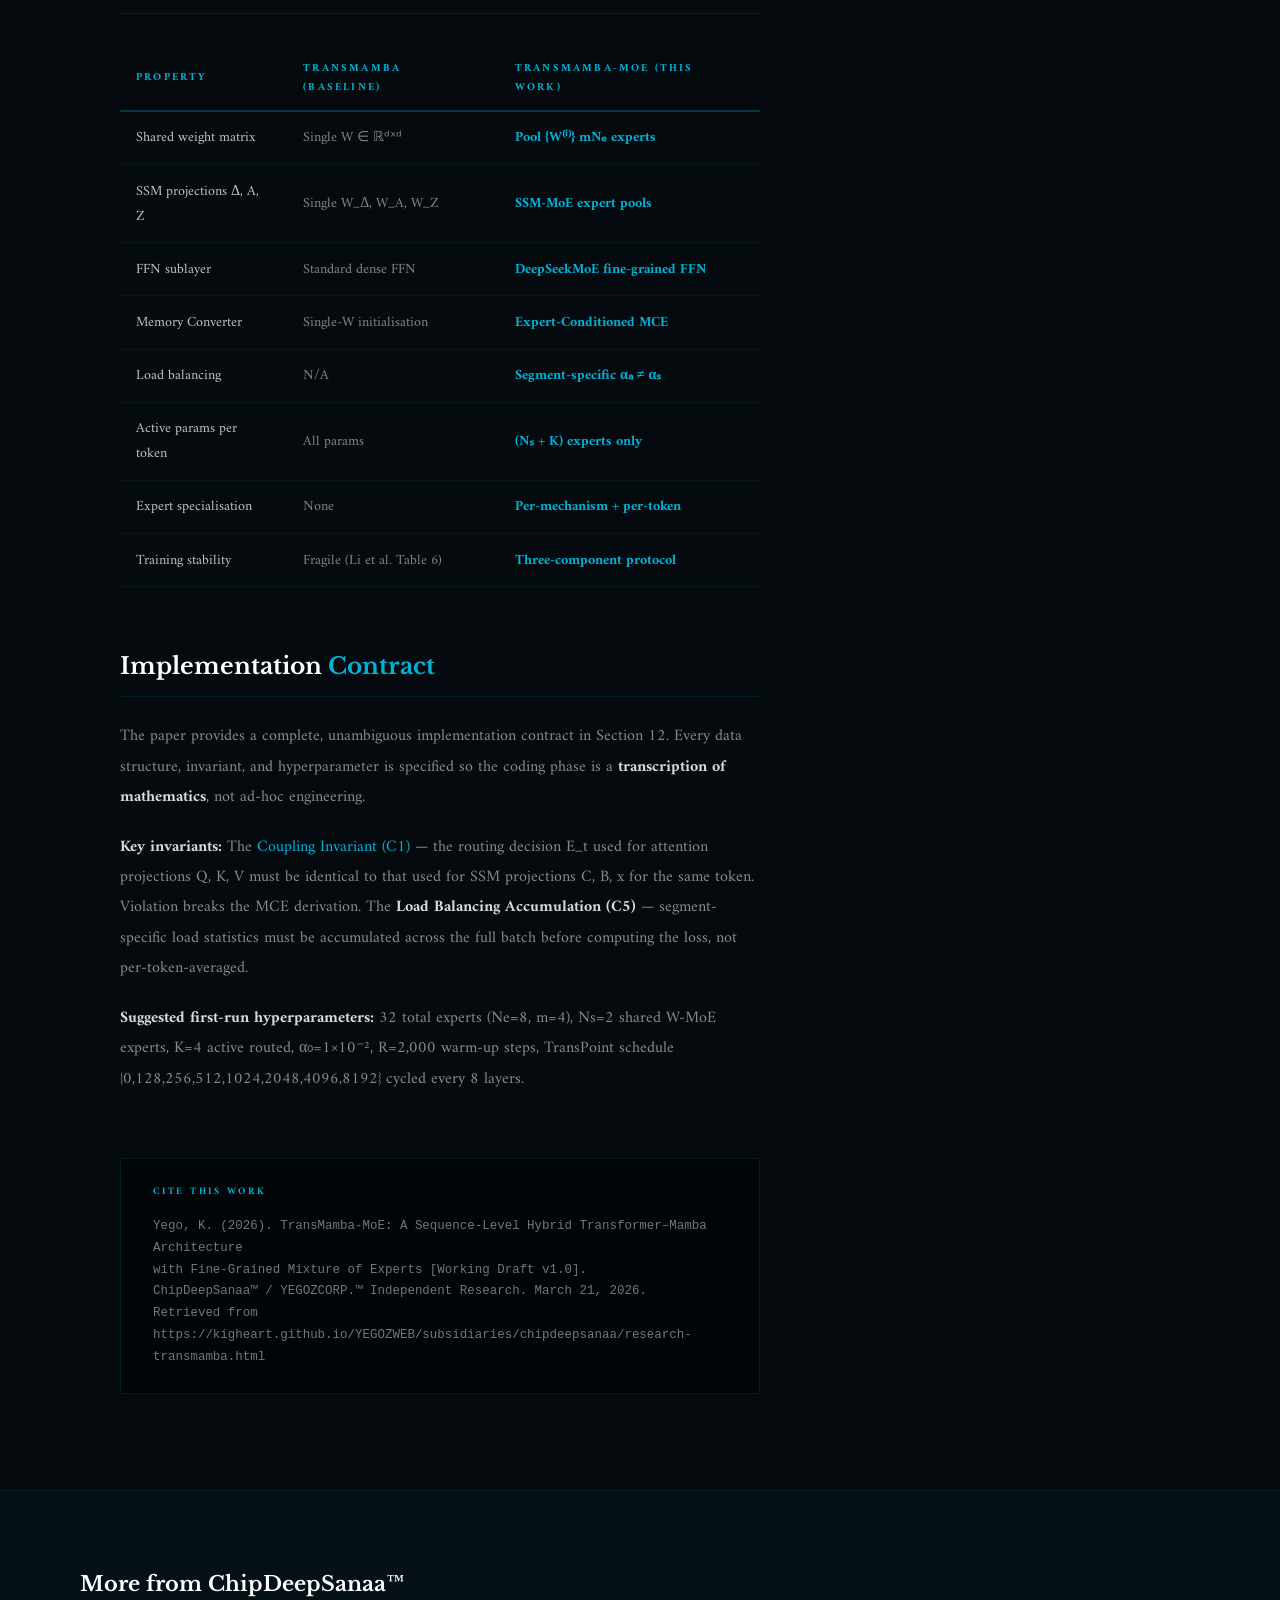
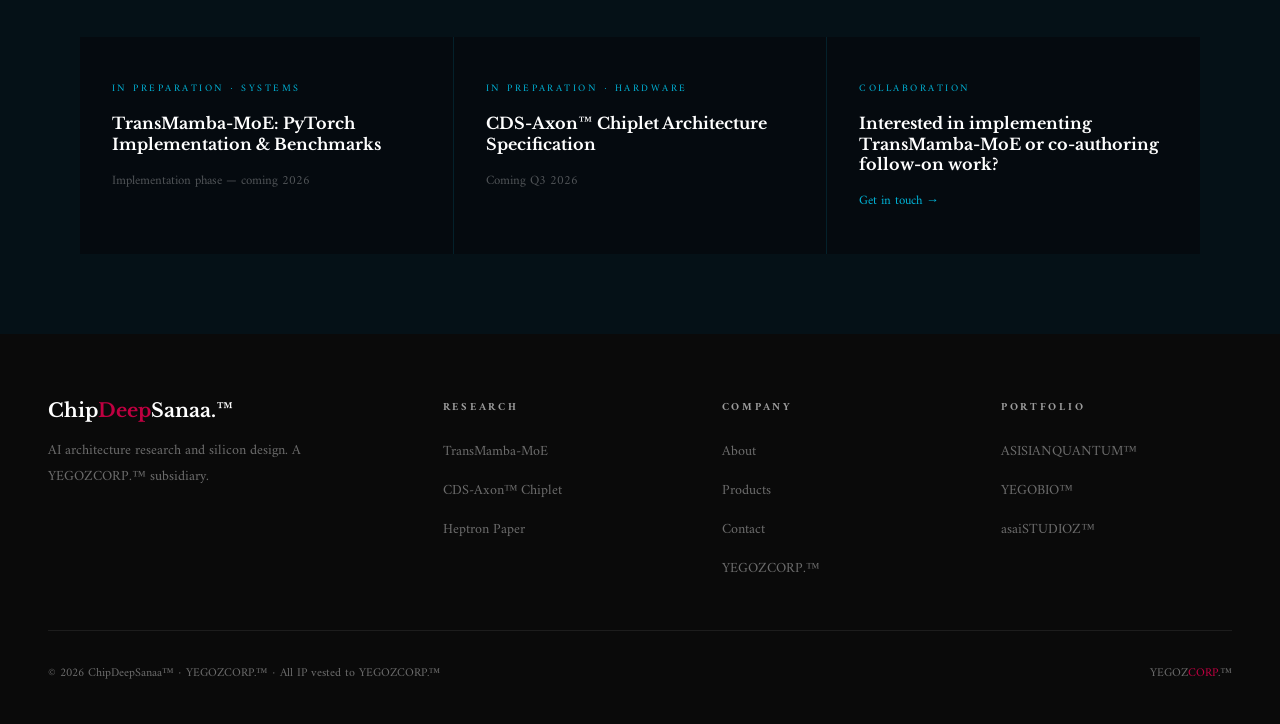
<file: subsidiaries/chipdeepsanaa/research-transmamba.html>
<!DOCTYPE html>
<html lang="en">
<head>
<meta charset="UTF-8">
<meta name="viewport" content="width=device-width, initial-scale=1.0">
<title>TransMamba-MoE — ChipDeepSanaa™ Research · A YEGOZCORP Company</title>
<meta name="description" content="TransMamba-MoE: A Sequence-Level Hybrid Transformer–Mamba Architecture with Fine-Grained Mixture of Experts. Original research by Kiprop Yego, ChipDeepSanaa™ / YEGOZCORP.™">
<link rel="stylesheet" href="../../css/shared.css">
<style>
:root { --accent: #00b4d8; --accent2: #0077a8; --bg: #050a0f; }
body { background: var(--bg); color: #e0e8f0; }
.g-nav { background: rgba(5,10,15,0.97); border-bottom-color: rgba(0,180,216,0.12); }
.g-nav-logo { color: #e0e8f0; }
.g-nav-links a { color: rgba(255,255,255,0.45); }

/* ── HERO ── */
.research-hero {
  min-height: 62vh; display: flex; flex-direction: column;
  justify-content: flex-end; padding: 9rem 5rem 5rem;
  position: relative; overflow: hidden;
  border-bottom: 1px solid rgba(0,180,216,0.12);
}
.research-hero::before {
  content: '';
  position: absolute; inset: 0;
  background:
    radial-gradient(ellipse 60% 80% at 100% 0%, rgba(0,180,216,0.09) 0%, transparent 60%),
    repeating-linear-gradient(90deg, rgba(0,180,216,0.03) 0px, rgba(0,180,216,0.03) 1px, transparent 1px, transparent 80px),
    repeating-linear-gradient(0deg, rgba(0,180,216,0.03) 0px, rgba(0,180,216,0.03) 1px, transparent 1px, transparent 80px);
  pointer-events: none;
}
.breadcrumb {
  font-size: 0.68rem; letter-spacing: 0.25em; text-transform: uppercase;
  color: rgba(255,255,255,0.3); margin-bottom: 2.5rem;
  display: flex; align-items: center; gap: 0.8rem;
  position: relative; z-index: 1;
  animation: fadeUp 0.8s ease both;
}
.breadcrumb a { color: var(--accent); text-decoration: none; transition: opacity 0.3s; }
.breadcrumb a:hover { opacity: 0.7; }
.breadcrumb span { opacity: 0.4; }
.paper-category {
  font-size: 0.68rem; letter-spacing: 0.35em; text-transform: uppercase;
  color: var(--accent); margin-bottom: 1.5rem;
  position: relative; z-index: 1;
  animation: fadeUp 0.8s ease both; animation-delay: 0.1s;
}
.paper-title {
  font-family: 'Libre Baskerville', Georgia, serif;
  font-size: clamp(1.8rem, 4.5vw, 3.5rem); font-weight: 700;
  line-height: 1.1; color: #fff; max-width: 900px;
  position: relative; z-index: 1;
  animation: fadeUp 0.8s ease both; animation-delay: 0.2s;
}
.paper-title .b { color: var(--accent); }
.paper-subtitle {
  font-family: 'Amiri', serif; font-size: clamp(1rem, 1.8vw, 1.2rem);
  color: rgba(255,255,255,0.5); max-width: 780px; margin-top: 0.8rem;
  font-style: italic; position: relative; z-index: 1;
  animation: fadeUp 0.8s ease both; animation-delay: 0.28s;
}
.paper-meta {
  display: flex; align-items: center; gap: 2rem; flex-wrap: wrap;
  margin-top: 2.5rem; position: relative; z-index: 1;
  animation: fadeUp 0.8s ease both; animation-delay: 0.38s;
}
.meta-item { display: flex; flex-direction: column; gap: 0.3rem; }
.meta-label { font-size: 0.62rem; letter-spacing: 0.25em; text-transform: uppercase; color: rgba(255,255,255,0.3); }
.meta-value { font-size: 0.92rem; color: rgba(255,255,255,0.75); }
.meta-value .b { color: var(--accent); }
.meta-sep { width: 1px; height: 36px; background: rgba(255,255,255,0.1); }
.paper-actions {
  display: flex; gap: 1rem; flex-wrap: wrap; margin-top: 3rem;
  position: relative; z-index: 1;
  animation: fadeUp 0.8s ease both; animation-delay: 0.5s;
}
.btn-accent {
  background: var(--accent); color: #000;
  padding: 0.85rem 2rem; border: 2px solid var(--accent);
  font-family: 'Amiri', serif; font-size: 0.82rem;
  letter-spacing: 0.12em; text-transform: uppercase;
  text-decoration: none; transition: all 0.3s; display: inline-block;
}
.btn-accent:hover { background: transparent; color: var(--accent); }
.btn-accent-ghost {
  background: transparent; color: var(--accent);
  padding: 0.85rem 2rem; border: 2px solid rgba(0,180,216,0.35);
  font-family: 'Amiri', serif; font-size: 0.82rem;
  letter-spacing: 0.12em; text-transform: uppercase;
  text-decoration: none; transition: all 0.3s; display: inline-block;
}
.btn-accent-ghost:hover { background: var(--accent); color: #000; }

/* ── BODY LAYOUT ── */
.research-body {
  max-width: 1200px; margin: 0 auto; padding: 6rem 5rem;
  display: grid; grid-template-columns: 1fr 320px; gap: 5rem; align-items: start;
}

/* ── ABSTRACT ── */
.paper-abstract {
  background: rgba(0,180,216,0.05); border: 1px solid rgba(0,180,216,0.15);
  border-left: 4px solid var(--accent); padding: 2.5rem; margin-bottom: 4rem;
}
.paper-abstract h3 {
  font-family: 'Libre Baskerville', Georgia, serif;
  font-size: 0.72rem; letter-spacing: 0.25em; text-transform: uppercase;
  color: var(--accent); margin-bottom: 1.2rem;
}
.paper-abstract p { font-size: 1rem; line-height: 1.9; color: rgba(255,255,255,0.6); }
.paper-abstract p strong { color: rgba(255,255,255,0.9); }

/* ── SECTION BLOCKS ── */
.section-block { margin-bottom: 4rem; }
.section-block h2 {
  font-family: 'Libre Baskerville', Georgia, serif;
  font-size: 1.45rem; font-weight: 700; color: #fff;
  margin-bottom: 1.5rem; padding-bottom: 1rem;
  border-bottom: 1px solid rgba(0,180,216,0.12);
}
.section-block h2 .b { color: var(--accent); }
.section-block p {
  font-size: 1rem; line-height: 1.9; color: rgba(255,255,255,0.52);
  margin-bottom: 1.2rem;
}
.section-block p strong { color: rgba(255,255,255,0.85); }
.section-block p .b { color: var(--accent); }

/* ── EQUATION BLOCK ── */
.eq-block {
  background: rgba(0,0,0,0.5); border: 1px solid rgba(0,180,216,0.18);
  padding: 1.8rem 2.5rem; margin: 2rem 0; position: relative;
}
.eq-block .eq-label {
  position: absolute; top: 0.8rem; right: 1.2rem;
  font-size: 0.62rem; letter-spacing: 0.2em; color: rgba(255,255,255,0.2);
}
.eq-block .eq-text {
  font-family: 'Libre Baskerville', Georgia, serif;
  font-size: 1.1rem; color: var(--accent); text-align: center; letter-spacing: 0.03em;
}
.eq-block .eq-desc {
  font-size: 0.85rem; color: rgba(255,255,255,0.38);
  text-align: center; margin-top: 0.7rem; line-height: 1.6;
}

/* ── KEY RESULTS GRID ── */
.kr-grid {
  display: grid; grid-template-columns: 1fr 1fr; gap: 1px;
  background: rgba(0,180,216,0.1); margin: 2.5rem 0;
}
.kr-item {
  background: var(--bg); padding: 2rem 1.8rem;
  border-bottom: 3px solid transparent; transition: border-color 0.3s;
}
.kr-item:hover { border-color: var(--accent); }
.kr-title {
  font-family: 'Libre Baskerville', Georgia, serif;
  font-size: 1rem; font-weight: 700; color: var(--accent);
  margin-bottom: 0.6rem;
}
.kr-desc { font-size: 0.9rem; line-height: 1.7; color: rgba(255,255,255,0.42); }

/* ── THREE PROBLEMS ── */
.problems-grid {
  display: grid; grid-template-columns: 1fr; gap: 1.5rem; margin: 2.5rem 0;
}
.problem-card {
  background: rgba(0,180,216,0.04); border: 1px solid rgba(0,180,216,0.12);
  padding: 2rem 2.2rem; position: relative;
}
.problem-card::before {
  content: attr(data-num);
  position: absolute; top: 1.5rem; right: 1.8rem;
  font-family: 'Libre Baskerville', Georgia, serif;
  font-size: 2.5rem; font-weight: 700; color: rgba(0,180,216,0.08);
  line-height: 1;
}
.problem-label {
  font-size: 0.62rem; letter-spacing: 0.3em; text-transform: uppercase;
  color: var(--accent); margin-bottom: 0.8rem; display: block;
}
.problem-title {
  font-family: 'Libre Baskerville', Georgia, serif;
  font-size: 1.1rem; font-weight: 700; color: #fff; margin-bottom: 0.8rem;
}
.problem-body { font-size: 0.93rem; line-height: 1.75; color: rgba(255,255,255,0.45); margin-bottom: 1rem; }
.solution-label {
  font-size: 0.62rem; letter-spacing: 0.25em; text-transform: uppercase;
  color: #4ade80; margin-bottom: 0.5rem; display: block;
}
.solution-body { font-size: 0.9rem; line-height: 1.7; color: rgba(74,222,128,0.7); }

/* ── ARCH DIAGRAM ── */
.arch-diagram {
  background: rgba(0,0,0,0.4); border: 1px solid rgba(0,180,216,0.15);
  padding: 2.5rem; margin: 2.5rem 0;
}
.arch-row {
  display: flex; align-items: center; justify-content: center;
  gap: 0; margin-bottom: 0.5rem;
}
.arch-box {
  background: rgba(0,180,216,0.08); border: 1px solid rgba(0,180,216,0.25);
  padding: 0.6rem 1.2rem; font-size: 0.8rem; color: var(--accent);
  font-family: 'Libre Baskerville', Georgia, serif; text-align: center;
  min-width: 140px;
}
.arch-box.shared { background: rgba(0,180,216,0.18); border-color: var(--accent); color: #fff; }
.arch-box.attn { background: rgba(124,58,237,0.12); border-color: rgba(124,58,237,0.4); color: #a78bfa; }
.arch-box.ssm  { background: rgba(0,200,150,0.1);  border-color: rgba(0,200,150,0.4);  color: #4ade80; }
.arch-arrow { color: rgba(255,255,255,0.2); font-size: 1.2rem; padding: 0 0.5rem; }
.arch-label { font-size: 0.65rem; letter-spacing: 0.2em; text-transform: uppercase; color: rgba(255,255,255,0.3); text-align: center; margin-bottom: 0.4rem; }

/* ── COMPARISON TABLE ── */
.compare-table { width: 100%; border-collapse: collapse; margin: 2rem 0; }
.compare-table th {
  font-family: 'Amiri', serif; font-size: 0.68rem; letter-spacing: 0.2em;
  text-transform: uppercase; color: var(--accent);
  padding: 0.8rem 1rem; border-bottom: 2px solid rgba(0,180,216,0.25); text-align: left;
}
.compare-table td {
  font-size: 0.88rem; color: rgba(255,255,255,0.5);
  padding: 0.85rem 1rem; border-bottom: 1px solid rgba(0,180,216,0.07);
}
.compare-table tr:hover td { background: rgba(0,180,216,0.04); }
.compare-table td:first-child { color: rgba(255,255,255,0.75); }
.compare-table .hl { color: var(--accent); font-weight: 700; }

/* ── CITE BLOCK ── */
.cite-block {
  background: rgba(0,0,0,0.5); border: 1px solid rgba(0,180,216,0.12);
  padding: 1.5rem 2rem; margin-top: 3rem;
}
.cite-block h4 {
  font-size: 0.62rem; letter-spacing: 0.25em; text-transform: uppercase;
  color: var(--accent); margin-bottom: 1rem;
}
.cite-block pre {
  font-family: 'Courier New', monospace; font-size: 0.78rem;
  color: rgba(255,255,255,0.45); line-height: 1.75;
  white-space: pre-wrap; word-break: break-word;
}

/* ── SIDEBAR ── */
.toc {
  background: rgba(0,180,216,0.05); border: 1px solid rgba(0,180,216,0.15);
  padding: 2rem; position: sticky; top: 6rem;
}
.toc h4 {
  font-size: 0.65rem; letter-spacing: 0.3em; text-transform: uppercase;
  color: var(--accent); margin-bottom: 1.5rem;
}
.toc ol { list-style: none; counter-reset: toc; display: flex; flex-direction: column; }
.toc li { counter-increment: toc; }
.toc li a {
  display: flex; align-items: baseline; gap: 0.6rem;
  font-size: 0.86rem; color: rgba(255,255,255,0.38);
  text-decoration: none; padding: 0.5rem 0;
  border-bottom: 1px solid rgba(0,180,216,0.07); transition: color 0.3s;
}
.toc li a:hover { color: var(--accent); }
.toc li a::before {
  content: counter(toc, decimal-leading-zero);
  font-size: 0.62rem; color: var(--accent); flex-shrink: 0;
}
.paper-card {
  background: rgba(0,180,216,0.05); border: 1px solid rgba(0,180,216,0.15);
  padding: 2rem; margin-top: 2rem;
}
.paper-card h4 {
  font-size: 0.65rem; letter-spacing: 0.3em; text-transform: uppercase;
  color: var(--accent); margin-bottom: 1.5rem;
}
.paper-card-row {
  display: flex; flex-direction: column; gap: 0.3rem;
  padding: 0.75rem 0; border-bottom: 1px solid rgba(0,180,216,0.08);
}
.paper-card-row:last-child { border-bottom: none; }
.pcr-label { font-size: 0.6rem; letter-spacing: 0.2em; text-transform: uppercase; color: rgba(255,255,255,0.28); }
.pcr-value { font-size: 0.88rem; color: rgba(255,255,255,0.62); }
.pcr-value .b { color: var(--accent); }

/* ── RELATED PAPERS STRIP ── */
.related { background: rgba(0,180,216,0.04); padding: 5rem; border-top: 1px solid rgba(0,180,216,0.1); }
.related h3 {
  font-family: 'Libre Baskerville', Georgia, serif;
  font-size: 1.3rem; font-weight: 700; color: #fff; margin-bottom: 2.5rem;
}
.related-grid { display: grid; grid-template-columns: repeat(3,1fr); gap: 1px; background: rgba(0,180,216,0.1); }
.related-tile {
  background: var(--bg); padding: 2.5rem 2rem;
  text-decoration: none; display: block; transition: background 0.3s;
  border-top: 3px solid transparent;
}
.related-tile:hover { background: rgba(0,180,216,0.05); border-color: var(--accent); }
.rt-cat { font-size: 0.62rem; letter-spacing: 0.25em; text-transform: uppercase; color: var(--accent); margin-bottom: 1rem; display: block; }
.rt-title { font-family: 'Libre Baskerville', Georgia, serif; font-size: 1rem; font-weight: 700; color: #fff; line-height: 1.3; margin-bottom: 0.7rem; }
.rt-status { font-size: 0.8rem; color: rgba(255,255,255,0.3); }

@media(max-width:1000px) {
  .research-body { grid-template-columns:1fr; gap:3rem; padding:4rem 2rem; }
  .research-hero { padding:8rem 2rem 4rem; }
  .related { padding:4rem 2rem; }
  .related-grid { grid-template-columns:1fr; }
  .kr-grid { grid-template-columns:1fr; }
  .toc { position:static; }
}
</style>
</head>
<body>

<nav class="g-nav dark-nav">
  <a href="index.html" class="g-nav-logo">
    Chip<span class="r">Deep</span>Sanaa<sup style="font-size:0.5em">™</sup>
    <a href="../../index.html" class="parent-link">YEGOZCORP.™</a>
  </a>
  <ul class="g-nav-links">
    <li><a href="index.html#products">Products</a></li>
    <li><a href="index.html#technology">Technology</a></li>
    <li><a href="research-transmamba.html">Research</a></li>
    <li><a href="index.html#contact" class="nav-cta">Partner</a></li>
  </ul>
</nav>

<!-- HERO -->
<section class="research-hero">
  <div class="breadcrumb">
    <a href="../../index.html">YEGOZCORP.™</a>
    <span>›</span>
    <a href="index.html">ChipDeepSanaa™</a>
    <span>›</span>
    <span style="color:rgba(255,255,255,0.5)">Research</span>
  </div>
  <p class="paper-category">Working Draft v1.0 &nbsp;·&nbsp; AI Architecture &nbsp;·&nbsp; Language Models &nbsp;·&nbsp; March 21, 2026</p>
  <h1 class="paper-title"><span class="b">TransMamba-MoE:</span> A Sequence-Level Hybrid<br>Transformer–Mamba Architecture with Fine-Grained Mixture of Experts</h1>
  <p class="paper-subtitle">Mathematical Foundations, Notation Derivation, and Resolution of Three Core Design Problems</p>
  <div class="paper-meta">
    <div class="meta-item">
      <span class="meta-label">Author</span>
      <span class="meta-value"><span class="b">Kiprop Yego</span> — Independent Research</span>
    </div>
    <div class="meta-sep"></div>
    <div class="meta-item">
      <span class="meta-label">Date</span>
      <span class="meta-value">March 21, 2026</span>
    </div>
    <div class="meta-sep"></div>
    <div class="meta-item">
      <span class="meta-label">Subject</span>
      <span class="meta-value">cs.LG · cs.AI · cs.CL</span>
    </div>
    <div class="meta-sep"></div>
    <div class="meta-item">
      <span class="meta-label">Status</span>
      <span class="meta-value" style="color:#4ade80">● Working Draft — Pre-Implementation</span>
    </div>
  </div>
  <div class="paper-actions">
    <a href="transmamba_moe.pdf" class="btn-accent" download>↓ Download PDF</a>
    <a href="../asisianquantum/research.html" class="btn-accent-ghost">Also: Heptron Paper →</a>
    <a href="index.html#contact" class="btn-accent-ghost">Collaborate →</a>
  </div>
</section>

<!-- BODY -->
<div class="research-body">
<main>

  <!-- ABSTRACT -->
  <div class="paper-abstract reveal">
    <h3>Abstract</h3>
    <p>
      <strong>TransMamba-MoE</strong> extends the TransMamba architecture [Li et al., AAAI 2026] — which partitions sequences between Transformer attention and Mamba SSM at a scheduled TransPoint — by incorporating a <strong>DeepSeekMoE-style fine-grained Mixture of Experts</strong> at three distinct sites within each layer: (i) the shared weight matrix pool (W-MoE), (ii) the SSM projection layers for Δ, A, and Z (SSM-MoE), and (iii) the feed-forward sublayer (FFN-MoE). We derive all notation from first principles, state and solve three core design problems at the intersection of MoE and TransMamba, and provide a complete <strong>implementation contract</strong> traceable to numbered equations and theorems.
    </p>
  </div>

  <!-- KEY RESULTS -->
  <div class="section-block reveal">
    <h2>Key <span class="b">Contributions</span></h2>
    <div class="kr-grid">
      <div class="kr-item">
        <div class="kr-title">Expert-Conditioned Memory Converter</div>
        <div class="kr-desc">Derives the correct initialisation of the SSM hidden state when different attention-segment tokens use different expert weight matrices — a problem unsolved in prior work.</div>
      </div>
      <div class="kr-item">
        <div class="kr-title">Mechanism-Aware Load Balancing</div>
        <div class="kr-desc">Proves (Theorem 8.4) that segment-specific balancing coefficients αₐ, αₛ are strictly superior to any global coefficient — a new theoretical result.</div>
      </div>
      <div class="kr-item">
        <div class="kr-title">Three-Component Stability Protocol</div>
        <div class="kr-desc">Solves the coupled instability of TransPoint scheduling and MoE routing collapse simultaneously, with proven gradient variance bounds (Theorem 9.4).</div>
      </div>
      <div class="kr-item">
        <div class="kr-title">Complete Implementation Contract</div>
        <div class="kr-desc">Every design decision is traceable to a numbered equation. Section 12 provides unambiguous data structures, invariants, and hyperparameters for the coding phase.</div>
      </div>
    </div>
  </div>

  <!-- ARCHITECTURE -->
  <div class="section-block reveal">
    <h2>The <span class="b">TransMamba-MoE</span> Architecture</h2>
    <p>TransMamba routes each layer's token sequence through two mechanisms split at a scheduled <strong>TransPoint P_ℓ</strong>: tokens before P_ℓ go through Transformer attention; tokens from P_ℓ onward go through a Mamba SSM recurrence. Both mechanisms share a single weight matrix W via the algebraic duality Q↔C, K↔B, V↔x.</p>
    <p>TransMamba-MoE replaces this single W with a <strong>pool of expert matrices</strong> and introduces MoE at three sites:</p>

    <div class="arch-diagram">
      <div class="arch-label">Input H ∈ ℝᵀˣᵈ</div>
      <div class="arch-row"><div class="arch-box shared">RMSNorm + Partition at P_ℓ</div></div>
      <div class="arch-row" style="gap:2rem;margin:1rem 0">
        <div>
          <div class="arch-label">Tokens t &lt; P_ℓ</div>
          <div class="arch-box attn">W-MoE Router</div>
          <div class="arch-arrow" style="display:block;text-align:center">↓</div>
          <div class="arch-box attn">Attention (Q, K, V via W*_t)</div>
        </div>
        <div style="display:flex;align-items:center;color:rgba(255,255,255,0.2);font-size:1.5rem">‖</div>
        <div>
          <div class="arch-label">Tokens t ≥ P_ℓ</div>
          <div class="arch-box ssm">W-MoE Router (same Et)</div>
          <div class="arch-arrow" style="display:block;text-align:center">↓</div>
          <div class="arch-box ssm">SSM-MoE (Δ, A, Z experts)</div>
        </div>
      </div>
      <div class="arch-row"><div class="arch-box shared">Expert-Conditioned Memory Converter h⁰ₛₛₘ</div></div>
      <div class="arch-arrow" style="display:block;text-align:center;margin:0.5rem 0">↓</div>
      <div class="arch-row"><div class="arch-box shared">Concatenate [yₛ ; yₗ] + Residual</div></div>
      <div class="arch-arrow" style="display:block;text-align:center;margin:0.5rem 0">↓</div>
      <div class="arch-row"><div class="arch-box shared">FFN-MoE Sublayer</div></div>
    </div>
  </div>

  <!-- THREE PROBLEMS -->
  <div class="section-block reveal">
    <h2>Three Design <span class="b">Problems Solved</span></h2>
    <p>The paper identifies and solves three fundamental design problems that arise when combining MoE routing with the TransMamba architecture:</p>

    <div class="problems-grid">
      <div class="problem-card" data-num="1">
        <span class="problem-label">Design Problem 1</span>
        <div class="problem-title">The Expert-Conditioned Memory Converter</div>
        <p class="problem-body">The TransMamba Memory Converter initialises the SSM hidden state from the attention segment's K and V matrices. When different tokens use different expert weight matrices W*_t, which value of W* is valid for the initialisation? Inconsistent expert selection breaks the algebraic duality that TransMamba relies upon.</p>
        <span class="solution-label">✓ Solution — Definition 7.2 + Theorem 7.3</span>
        <p class="solution-body">Derive the Expert-Conditioned MCE: h⁰ₛₛₘ = base term + Σ correction terms Φ_t. Proven error bound ‖h*₀ − h^MCE₀‖_F ≤ C_δ Σ ‖R_t‖²_F ‖h^s_t‖². Requires zero additional learned parameters.</p>
      </div>

      <div class="problem-card" data-num="2">
        <span class="problem-label">Design Problem 2</span>
        <div class="problem-title">Mechanism-Aware Load Balancing</div>
        <p class="problem-body">Standard MoE applies a single global load-balancing loss across all tokens. But in TransMamba-MoE, attention-segment tokens and SSM-segment tokens have structurally different representations — so a single global coefficient will either over-balance (suppressing natural specialisation) or under-balance (allowing expert collapse in one segment).</p>
        <span class="solution-label">✓ Solution — Theorem 8.4</span>
        <p class="solution-body">Segment-specific losses L^(a)_bal and L^(s)_bal with coefficients αₐ = α₀/ρ_ℓ, αₛ = α₀ρ_ℓ where ρ_ℓ = P_ℓ/(T−P_ℓ). Proven strictly superior to any global coefficient. Equal total gradient magnitude from each segment regardless of TransPoint.</p>
      </div>

      <div class="problem-card" data-num="3">
        <span class="problem-label">Design Problem 3</span>
        <div class="problem-title">Training Stability under Coupled Instability</div>
        <p class="problem-body">TransMamba already has a fragile training regime (Table 6 of Li et al. 2026). MoE routing introduces expert collapse as a second instability. In TransMamba-MoE these are coupled: TransPoint changes shift the routing distribution, which can trigger expert collapse in the newly dominant segment.</p>
        <span class="solution-label">✓ Solution — Three-Component Protocol (Theorem 9.4)</span>
        <p class="solution-body">(1) Gradual TransPoint warm-up schedule. (2) Decaying router noise ε_t ~ N(0,σ²_noise) for collapse prevention. (3) Segment-decoupled gradient clipping. Proven: E[‖∇_ϕ L_total‖²] → η²_clip as r → ∞.</p>
      </div>
    </div>
  </div>

  <!-- TOTAL LOSS -->
  <div class="section-block reveal">
    <h2>The Training <span class="b">Loss</span></h2>
    <p>The complete training objective combining all MoE balancing components:</p>
    <div class="eq-block">
      <span class="eq-label">Equation 53</span>
      <div class="eq-text">L_total = L_CE + λₐ L^(a)_bal + λₛ L^(s)_bal + λ_sp L^(ssm-proj)_bal + λ_ffn L^(ffn)_bal</div>
      <div class="eq-desc">where λₐ = α₀/ρ_ℓ, λₛ = α₀ρ_ℓ, and λ_sp, λ_ffn are set by grid search.</div>
    </div>
  </div>

  <!-- VS BASELINE -->
  <div class="section-block reveal">
    <h2>TransMamba-MoE <span class="b">vs. Baseline</span></h2>
    <table class="compare-table">
      <thead>
        <tr><th>Property</th><th>TransMamba (baseline)</th><th>TransMamba-MoE (this work)</th></tr>
      </thead>
      <tbody>
        <tr><td>Shared weight matrix</td><td>Single W ∈ ℝᵈˣᵈ</td><td class="hl">Pool {W⁽ⁱ⁾} mNₑ experts</td></tr>
        <tr><td>SSM projections Δ, A, Z</td><td>Single W_Δ, W_A, W_Z</td><td class="hl">SSM-MoE expert pools</td></tr>
        <tr><td>FFN sublayer</td><td>Standard dense FFN</td><td class="hl">DeepSeekMoE fine-grained FFN</td></tr>
        <tr><td>Memory Converter</td><td>Single-W initialisation</td><td class="hl">Expert-Conditioned MCE</td></tr>
        <tr><td>Load balancing</td><td>N/A</td><td class="hl">Segment-specific αₐ ≠ αₛ</td></tr>
        <tr><td>Active params per token</td><td>All params</td><td class="hl">(Nₛ + K) experts only</td></tr>
        <tr><td>Expert specialisation</td><td>None</td><td class="hl">Per-mechanism + per-token</td></tr>
        <tr><td>Training stability</td><td>Fragile (Li et al. Table 6)</td><td class="hl">Three-component protocol</td></tr>
      </tbody>
    </table>
  </div>

  <!-- IMPLEMENTATION -->
  <div class="section-block reveal">
    <h2>Implementation <span class="b">Contract</span></h2>
    <p>The paper provides a complete, unambiguous implementation contract in Section 12. Every data structure, invariant, and hyperparameter is specified so the coding phase is a <strong>transcription of mathematics</strong>, not ad-hoc engineering.</p>
    <p><strong>Key invariants:</strong> The <span class="b">Coupling Invariant (C1)</span> — the routing decision E_t used for attention projections Q, K, V must be identical to that used for SSM projections C, B, x for the same token. Violation breaks the MCE derivation. The <strong>Load Balancing Accumulation (C5)</strong> — segment-specific load statistics must be accumulated across the full batch before computing the loss, not per-token-averaged.</p>
    <p><strong>Suggested first-run hyperparameters:</strong> 32 total experts (Ne=8, m=4), Ns=2 shared W-MoE experts, K=4 active routed, α₀=1×10⁻², R=2,000 warm-up steps, TransPoint schedule {0,128,256,512,1024,2048,4096,8192} cycled every 8 layers.</p>
  </div>

  <!-- CITE -->
  <div class="cite-block reveal">
    <h4>Cite This Work</h4>
    <pre>Yego, K. (2026). TransMamba-MoE: A Sequence-Level Hybrid Transformer–Mamba Architecture
with Fine-Grained Mixture of Experts [Working Draft v1.0].
ChipDeepSanaa™ / YEGOZCORP.™ Independent Research. March 21, 2026.
Retrieved from https://kigheart.github.io/YEGOZWEB/subsidiaries/chipdeepsanaa/research-transmamba.html</pre>
  </div>

</main>

<!-- SIDEBAR -->
<aside>
  <div class="toc reveal">
    <h4>Contents</h4>
    <ol>
      <li><a href="#abstract">Abstract</a></li>
      <li><a href="#contributions">Key Contributions</a></li>
      <li><a href="#architecture">Architecture</a></li>
      <li><a href="#problems">Three Problems Solved</a></li>
      <li><a href="#loss">Training Loss</a></li>
      <li><a href="#comparison">vs. Baseline</a></li>
      <li><a href="#implementation">Implementation Contract</a></li>
      <li><a href="#cite">How to Cite</a></li>
    </ol>
  </div>

  <div class="paper-card reveal">
    <h4>Paper Details</h4>
    <div class="paper-card-row">
      <span class="pcr-label">Author</span>
      <span class="pcr-value"><span class="b">Kiprop Yego</span></span>
    </div>
    <div class="paper-card-row">
      <span class="pcr-label">Affiliation</span>
      <span class="pcr-value">ChipDeepSanaa™ / YEGOZCORP.™</span>
    </div>
    <div class="paper-card-row">
      <span class="pcr-label">Version</span>
      <span class="pcr-value">Working Draft v1.0 — Pre-Implementation</span>
    </div>
    <div class="paper-card-row">
      <span class="pcr-label">Date</span>
      <span class="pcr-value">March 21, 2026</span>
    </div>
    <div class="paper-card-row">
      <span class="pcr-label">arXiv</span>
      <span class="pcr-value">Pending — cs.LG + cs.AI</span>
    </div>
    <div class="paper-card-row">
      <span class="pcr-label">Builds on</span>
      <span class="pcr-value">TransMamba [Li et al., AAAI 2026]<br>DeepSeekMoE [Dai et al., 2024]</span>
    </div>
    <div class="paper-card-row">
      <span class="pcr-label">Pages</span>
      <span class="pcr-value">24 pages, 3 tables, 1 algorithm</span>
    </div>
  </div>

  <div class="paper-card reveal" style="margin-top:2rem">
    <h4>Key Theorems</h4>
    <div class="paper-card-row">
      <span class="pcr-label">Theorem 7.3</span>
      <span class="pcr-value" style="font-size:0.82rem;color:var(--accent)">MCE error bound — O(‖R_t‖²_F)</span>
    </div>
    <div class="paper-card-row">
      <span class="pcr-label">Theorem 8.4</span>
      <span class="pcr-value" style="font-size:0.82rem;color:var(--accent)">Segment-wise balancing optimality</span>
    </div>
    <div class="paper-card-row">
      <span class="pcr-label">Theorem 9.4</span>
      <span class="pcr-value" style="font-size:0.82rem;color:var(--accent)">Training stability — gradient variance bound</span>
    </div>
    <div class="paper-card-row">
      <span class="pcr-label">Algorithm 1</span>
      <span class="pcr-value" style="font-size:0.82rem;color:var(--accent)">Complete forward pass — 24 steps</span>
    </div>
  </div>

  <div class="paper-card reveal" style="margin-top:2rem">
    <h4>Also from YEGOZCORP.™</h4>
    <div class="paper-card-row">
      <span class="pcr-label">ASISIANQUANTUM™</span>
      <span class="pcr-value" style="font-size:0.82rem"><a href="../asisianquantum/research.html" style="color:var(--accent);text-decoration:none">Higher Order Quantum Capacitance & The Heptron →</a></span>
    </div>
  </div>
</aside>
</div>

<!-- RELATED -->
<section class="related">
  <div style="max-width:1200px;margin:0 auto">
    <h3>More from ChipDeepSanaa™</h3>
    <div class="related-grid">
      <a href="#" class="related-tile">
        <span class="rt-cat">In Preparation · Systems</span>
        <div class="rt-title">TransMamba-MoE: PyTorch Implementation & Benchmarks</div>
        <span class="rt-status">Implementation phase — coming 2026</span>
      </a>
      <a href="#" class="related-tile">
        <span class="rt-cat">In Preparation · Hardware</span>
        <div class="rt-title">CDS-Axon™ Chiplet Architecture Specification</div>
        <span class="rt-status">Coming Q3 2026</span>
      </a>
      <a href="index.html#contact" class="related-tile">
        <span class="rt-cat">Collaboration</span>
        <div class="rt-title">Interested in implementing TransMamba-MoE or co-authoring follow-on work?</div>
        <span class="rt-status" style="color:var(--accent)">Get in touch →</span>
      </a>
    </div>
  </div>
</section>

<footer class="g-footer">
  <div class="g-footer-top">
    <div class="g-footer-brand"><span class="logo">Chip<span class="r">Deep</span>Sanaa.™</span><p>AI architecture research and silicon design. A YEGOZCORP.™ subsidiary.</p></div>
    <div class="g-footer-col"><h4>Research</h4><ul><li><a href="research-transmamba.html">TransMamba-MoE</a></li><li><a href="#">CDS-Axon™ Chiplet</a></li><li><a href="../asisianquantum/research.html">Heptron Paper</a></li></ul></div>
    <div class="g-footer-col"><h4>Company</h4><ul><li><a href="index.html#about">About</a></li><li><a href="index.html#products">Products</a></li><li><a href="index.html#contact">Contact</a></li><li><a href="../../index.html">YEGOZCORP.™</a></li></ul></div>
    <div class="g-footer-col"><h4>Portfolio</h4><ul><li><a href="../asisianquantum/index.html">ASISIANQUANTUM™</a></li><li><a href="../yegobio/index.html">YEGOBIO™</a></li><li><a href="../asaistudioz/index.html">asaiSTUDIOZ™</a></li></ul></div>
  </div>
  <div class="g-footer-bottom">
    <span>© 2026 ChipDeepSanaa™ · YEGOZCORP.™ · All IP vested to YEGOZCORP.™</span>
    <a href="../../index.html">YEGOZ<span style="color:var(--crimson)">CORP</span>.™</a>
  </div>
</footer>
<script src="../../js/main.js"></script>
</body>
</html>
</file>
<file: css/shared.css>
/* ═══════════════════════════════════════════
   YEGOZCORP SHARED DESIGN SYSTEM
   Fonts: Libre Baskerville (display) + Amiri (body)
   ═══════════════════════════════════════════ */

@import url('https://fonts.googleapis.com/css2?family=Amiri:ital,wght@0,400;0,700;1,400&family=Libre+Baskerville:ital,wght@0,400;0,700;1,400&display=swap');

:root {
  --black:      #0a0a0a;
  --crimson:    #bf0041;
  --gray:       #666666;
  --light-gray: #9a9a9a;
  --paper:      #fafaf8;
  --paper-dark: #f2f1ed;
  --white:      #ffffff;
}

* { margin: 0; padding: 0; box-sizing: border-box; }
html { scroll-behavior: smooth; }

body {
  background: var(--paper);
  color: var(--black);
  font-family: 'Amiri', Georgia, serif;
  overflow-x: hidden;
}

/* ── GLOBAL NAV ── */
.g-nav {
  position: fixed; top: 0; left: 0; right: 0; z-index: 500;
  display: flex; justify-content: space-between; align-items: center;
  padding: 1.1rem 3rem;
  background: rgba(250,250,248,0.96);
  backdrop-filter: blur(12px);
  border-bottom: 1px solid rgba(0,0,0,0.07);
  transition: all 0.3s;
}
.g-nav.dark-nav {
  background: rgba(10,10,10,0.96);
  border-bottom-color: rgba(255,255,255,0.07);
}
.g-nav-logo {
  font-family: 'Libre Baskerville', Georgia, serif;
  font-size: 0.95rem; font-weight: 700; letter-spacing: 0.02em;
  color: var(--black); text-decoration: none;
  display: flex; align-items: center; gap: 0.5rem;
}
.g-nav.dark-nav .g-nav-logo { color: var(--white); }
.g-nav-logo .r { color: var(--crimson); }
.g-nav-logo .parent-link {
  font-size: 0.62rem; letter-spacing: 0.15em; text-transform: uppercase;
  color: var(--light-gray); font-weight: 400; border-left: 1px solid rgba(0,0,0,0.2);
  padding-left: 0.6rem; margin-left: 0.2rem; text-decoration: none;
  transition: color 0.3s;
}
.g-nav.dark-nav .g-nav-logo .parent-link { border-color: rgba(255,255,255,0.15); }
.g-nav-logo .parent-link:hover { color: var(--crimson); }
.g-nav-links { display: flex; gap: 2rem; list-style: none; align-items: center; }
.g-nav-links a {
  font-family: 'Amiri', serif; font-size: 0.8rem;
  letter-spacing: 0.1em; text-transform: uppercase;
  color: var(--gray); text-decoration: none; transition: color 0.3s;
}
.g-nav.dark-nav .g-nav-links a { color: rgba(255,255,255,0.5); }
.g-nav-links a:hover { color: var(--crimson); }
.g-nav-links .nav-cta {
  background: var(--crimson); color: var(--white) !important;
  padding: 0.45rem 1.1rem; transition: opacity 0.3s !important;
}
.g-nav-links .nav-cta:hover { opacity: 0.85; }

/* ── FOOTER ── */
.g-footer {
  background: var(--black); color: rgba(255,255,255,0.4);
  padding: 4rem 3rem 2.5rem;
}
.g-footer-top {
  display: grid; grid-template-columns: 1.5fr 1fr 1fr 1fr;
  gap: 3rem; padding-bottom: 3rem;
  border-bottom: 1px solid rgba(255,255,255,0.08);
  margin-bottom: 2rem;
}
.g-footer-brand .logo {
  font-family: 'Libre Baskerville', Georgia, serif;
  font-size: 1.2rem; font-weight: 700; color: var(--white); margin-bottom: 1rem;
  display: block;
}
.g-footer-brand .logo .r { color: var(--crimson); }
.g-footer-brand p { font-size: 0.88rem; line-height: 1.8; }
.g-footer-col h4 {
  font-family: 'Amiri', serif; font-size: 0.68rem;
  letter-spacing: 0.25em; text-transform: uppercase;
  color: rgba(255,255,255,0.6); margin-bottom: 1.2rem;
}
.g-footer-col ul { list-style: none; display: flex; flex-direction: column; gap: 0.7rem; }
.g-footer-col ul a {
  font-size: 0.88rem; color: rgba(255,255,255,0.4);
  text-decoration: none; transition: color 0.3s;
}
.g-footer-col ul a:hover { color: var(--crimson); }
.g-footer-bottom {
  display: flex; justify-content: space-between; align-items: center; flex-wrap: wrap; gap: 1rem;
  font-size: 0.75rem;
}
.g-footer-bottom a { color: rgba(255,255,255,0.4); text-decoration: none; }
.g-footer-bottom a:hover { color: var(--crimson); }

/* ── BUTTONS ── */
.btn { display: inline-block; text-decoration: none; cursor: pointer; border: none; }
.btn-dark {
  background: var(--black); color: var(--paper);
  padding: 0.9rem 2.3rem; border: 2px solid var(--black);
  font-family: 'Amiri', serif; font-size: 0.85rem;
  letter-spacing: 0.12em; text-transform: uppercase; transition: all 0.3s;
}
.btn-dark:hover { background: var(--crimson); border-color: var(--crimson); }
.btn-ghost {
  background: transparent; color: var(--black);
  padding: 0.9rem 2.3rem; border: 2px solid var(--black);
  font-family: 'Amiri', serif; font-size: 0.85rem;
  letter-spacing: 0.12em; text-transform: uppercase; transition: all 0.3s;
}
.btn-ghost:hover { background: var(--black); color: var(--paper); }
.btn-crimson {
  background: var(--crimson); color: var(--white);
  padding: 0.9rem 2.3rem; border: 2px solid var(--crimson);
  font-family: 'Amiri', serif; font-size: 0.85rem;
  letter-spacing: 0.12em; text-transform: uppercase; transition: all 0.3s;
}
.btn-crimson:hover { background: transparent; color: var(--crimson); }
.btn-white {
  background: var(--white); color: var(--black);
  padding: 0.9rem 2.3rem; border: 2px solid var(--white);
  font-family: 'Amiri', serif; font-size: 0.85rem;
  letter-spacing: 0.12em; text-transform: uppercase; transition: all 0.3s;
}
.btn-white:hover { background: transparent; color: var(--white); }
.btn-ghost-white {
  background: transparent; color: var(--white);
  padding: 0.9rem 2.3rem; border: 2px solid rgba(255,255,255,0.4);
  font-family: 'Amiri', serif; font-size: 0.85rem;
  letter-spacing: 0.12em; text-transform: uppercase; transition: all 0.3s;
}
.btn-ghost-white:hover { background: var(--white); color: var(--black); }

/* ── SECTION UTILS ── */
.section-label {
  display: block; font-size: 0.68rem; letter-spacing: 0.35em;
  text-transform: uppercase; color: var(--crimson); margin-bottom: 1rem;
}
.hr { width: 100%; height: 1px; background: rgba(0,0,0,0.1); }

/* ── REVEAL ANIMATION ── */
@keyframes fadeUp {
  from { opacity: 0; transform: translateY(30px); }
  to   { opacity: 1; transform: translateY(0); }
}
.reveal {
  opacity: 0; transform: translateY(22px);
  transition: opacity 0.8s ease, transform 0.8s ease;
}
.reveal.visible { opacity: 1; transform: translateY(0); }
.reveal-d1 { transition-delay: 0.1s; }
.reveal-d2 { transition-delay: 0.2s; }
.reveal-d3 { transition-delay: 0.3s; }

/* ── TICKER ── */
.ticker { background: var(--black); padding: 1.1rem 0; overflow: hidden; }
.ticker-track {
  display: flex; gap: 3rem;
  animation: tickerRoll 40s linear infinite; white-space: nowrap; width: max-content;
}
.ticker-item {
  font-family: 'Libre Baskerville', Georgia, serif;
  font-size: 0.7rem; letter-spacing: 0.2em; text-transform: uppercase;
  color: rgba(255,255,255,0.3);
}
.ticker-item .r { color: var(--crimson); }
@keyframes tickerRoll {
  from { transform: translateX(0); }
  to   { transform: translateX(-50%); }
}

/* ── RESPONSIVE ── */
@media (max-width: 900px) {
  .g-footer-top { grid-template-columns: 1fr 1fr; }
}
@media (max-width: 768px) {
  .g-nav { padding: 1rem 1.5rem; }
  .g-nav-links { display: none; }
  .g-footer-top { grid-template-columns: 1fr; gap: 2rem; }
  .g-footer-bottom { flex-direction: column; text-align: center; }
}
</file>
